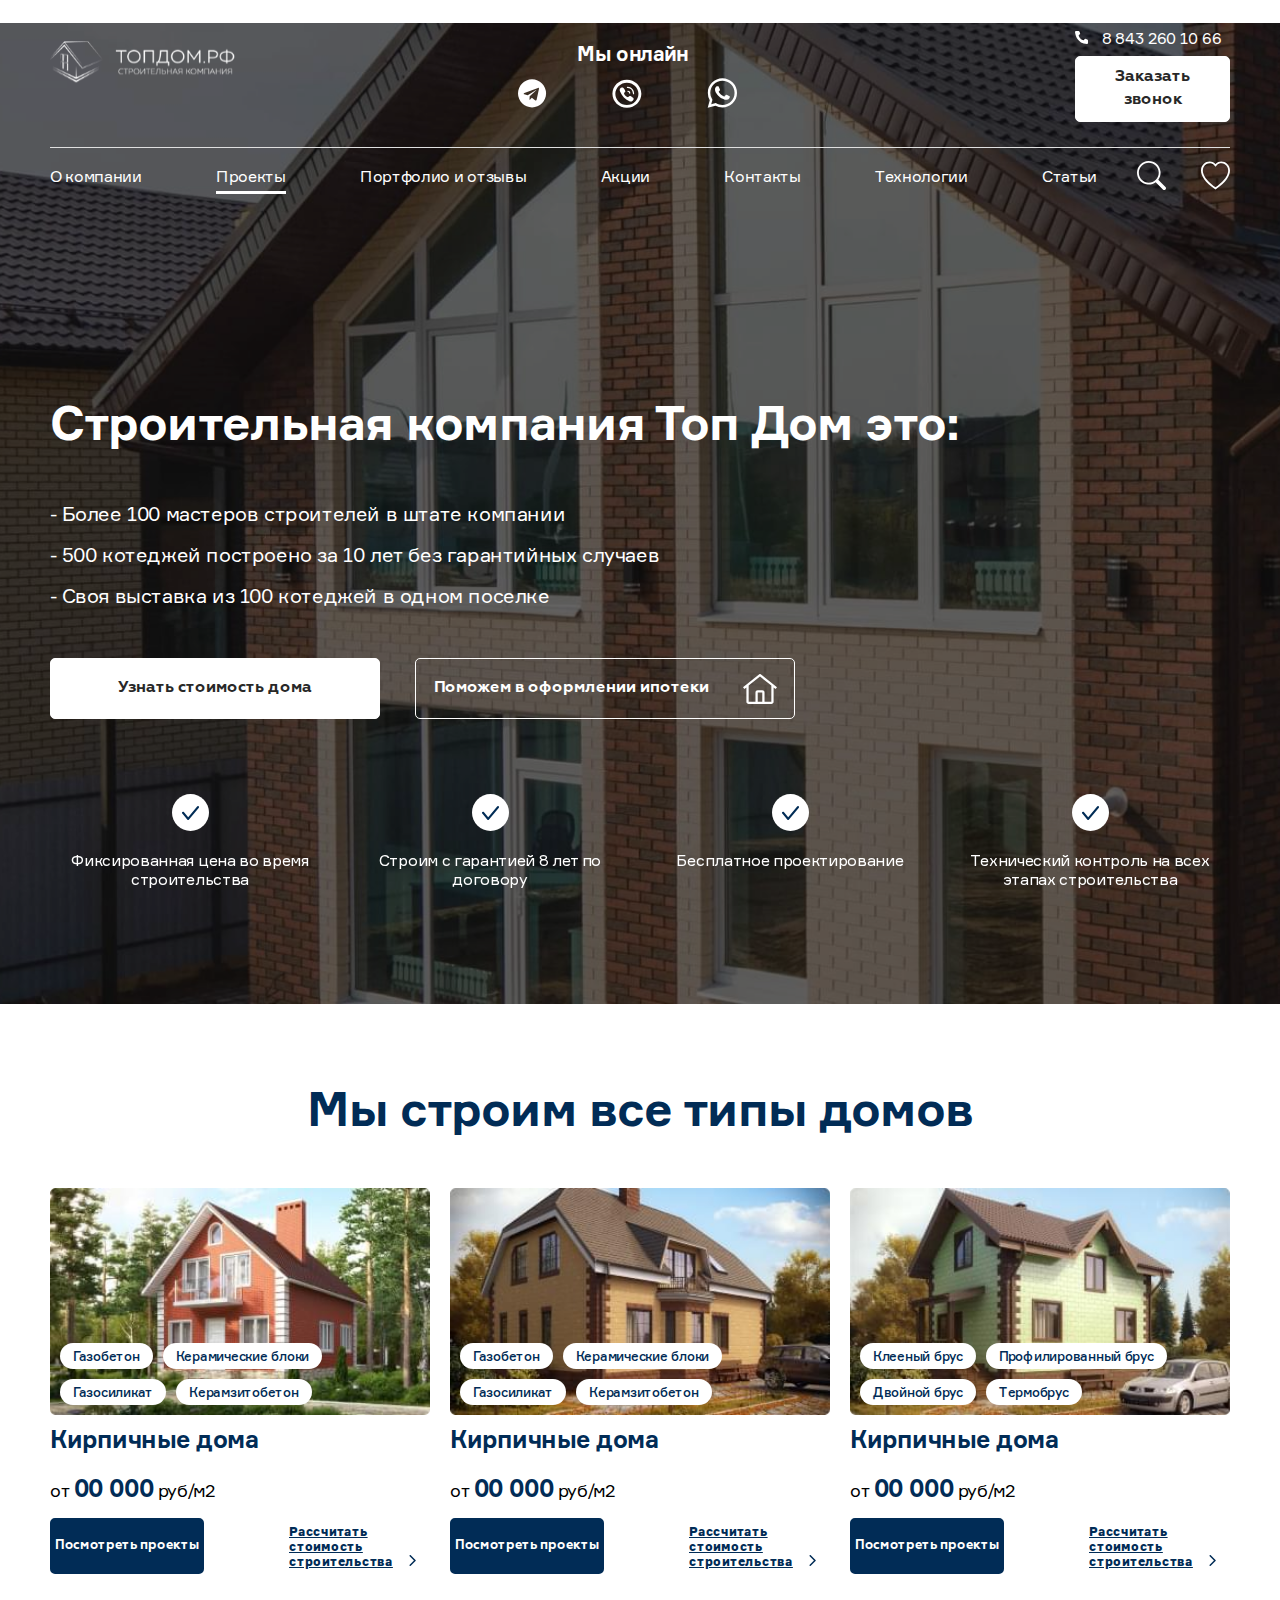
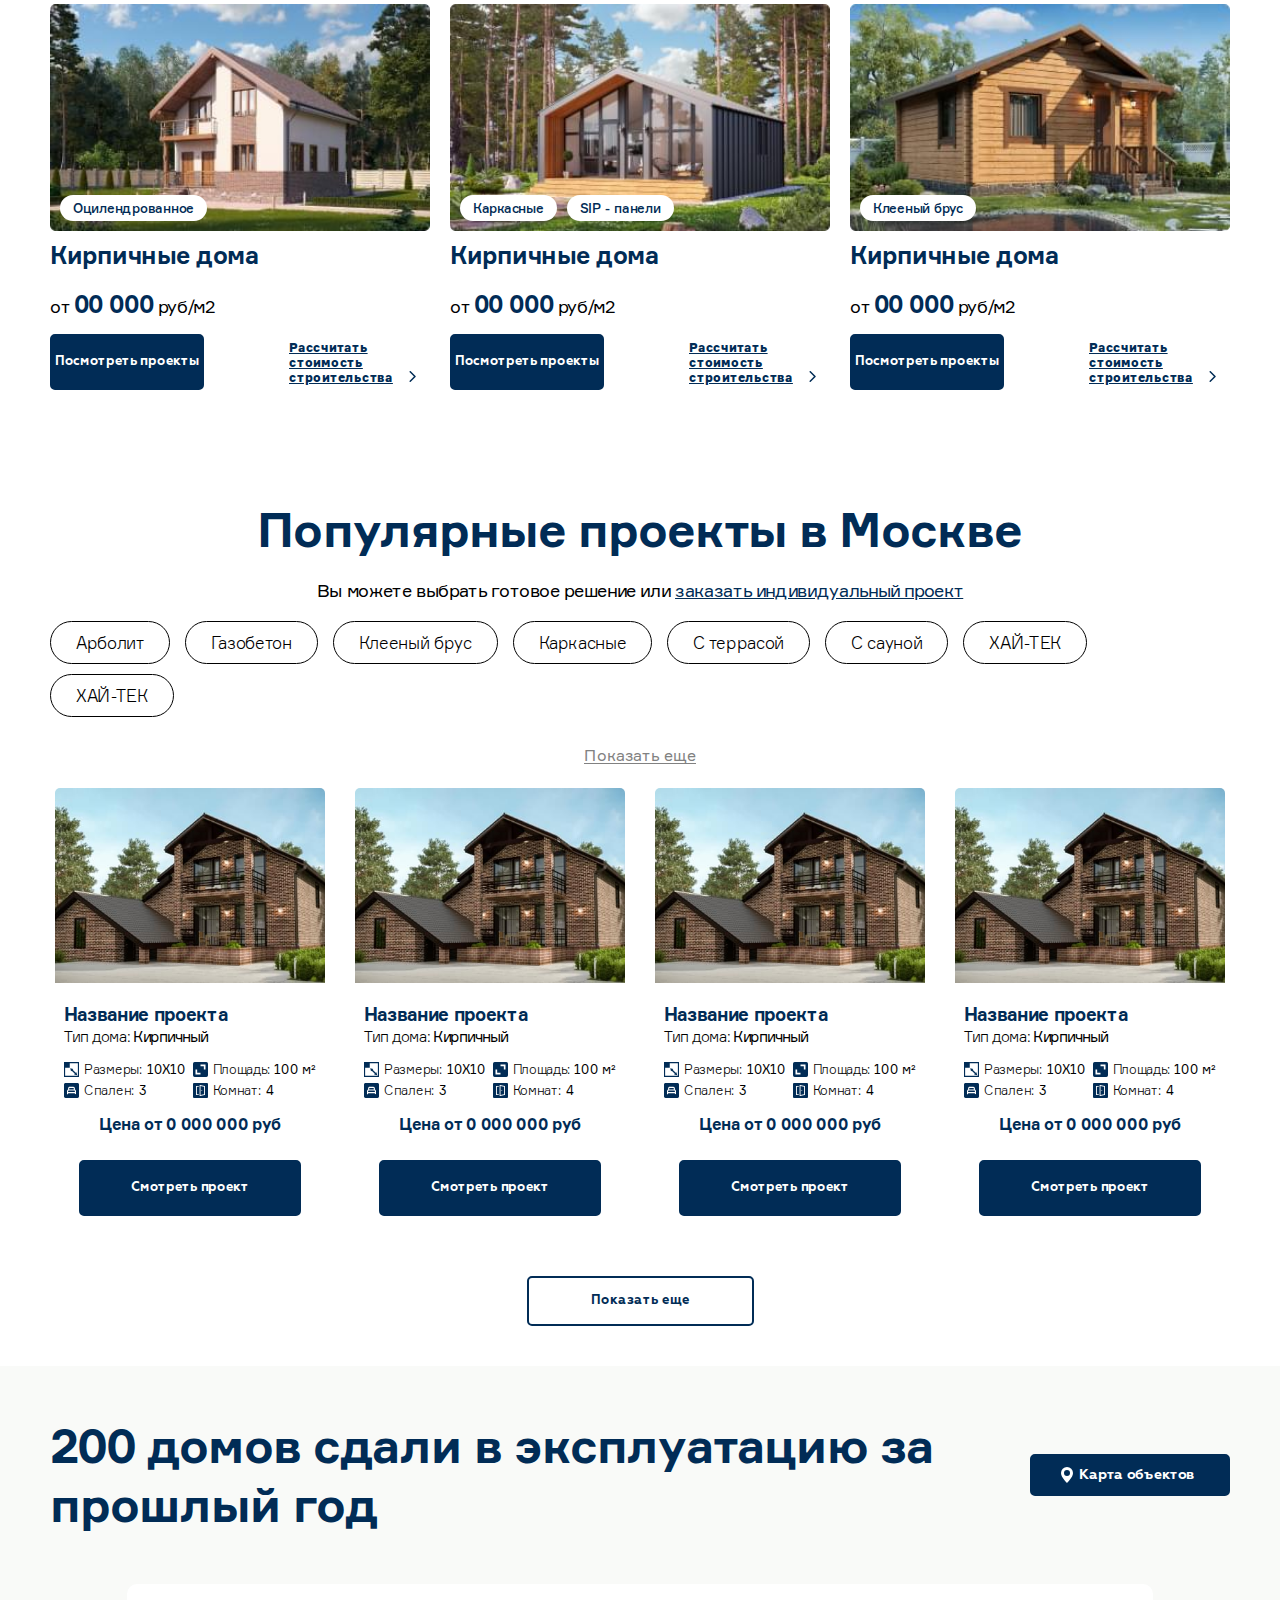
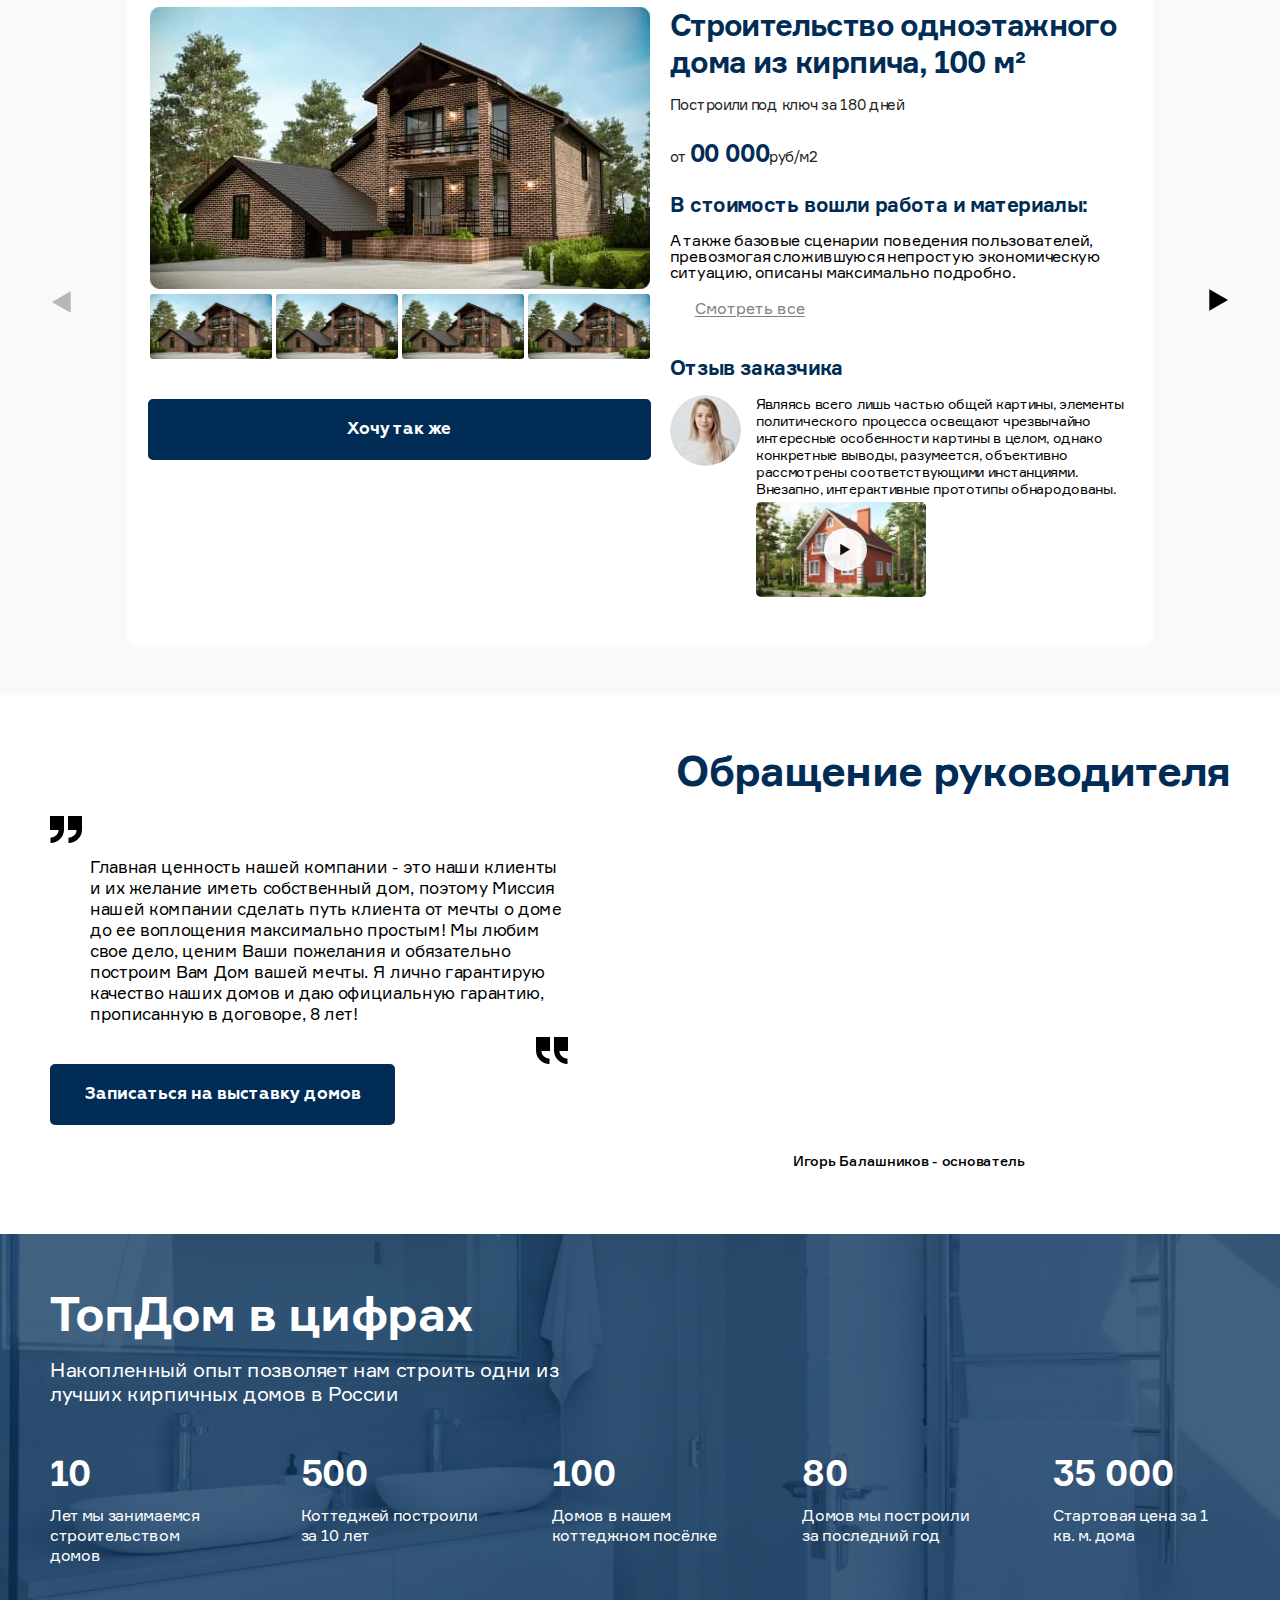
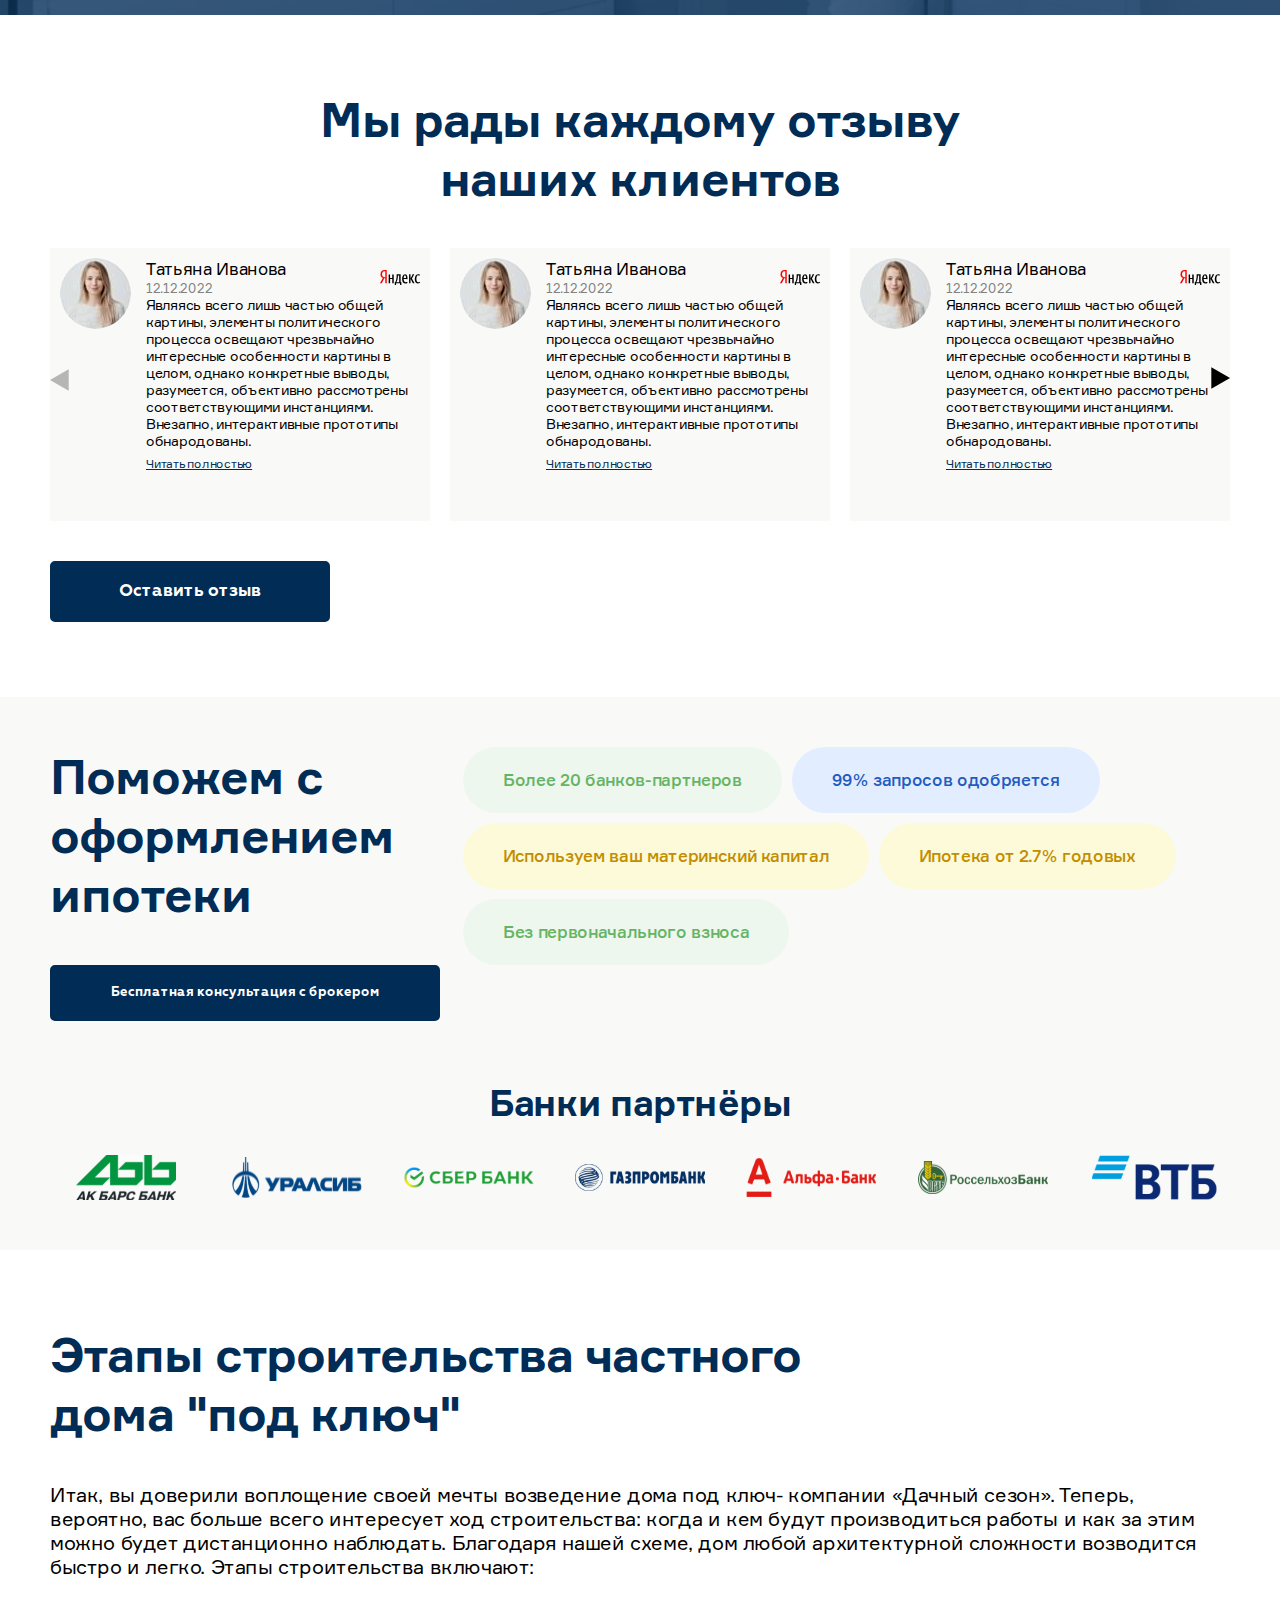
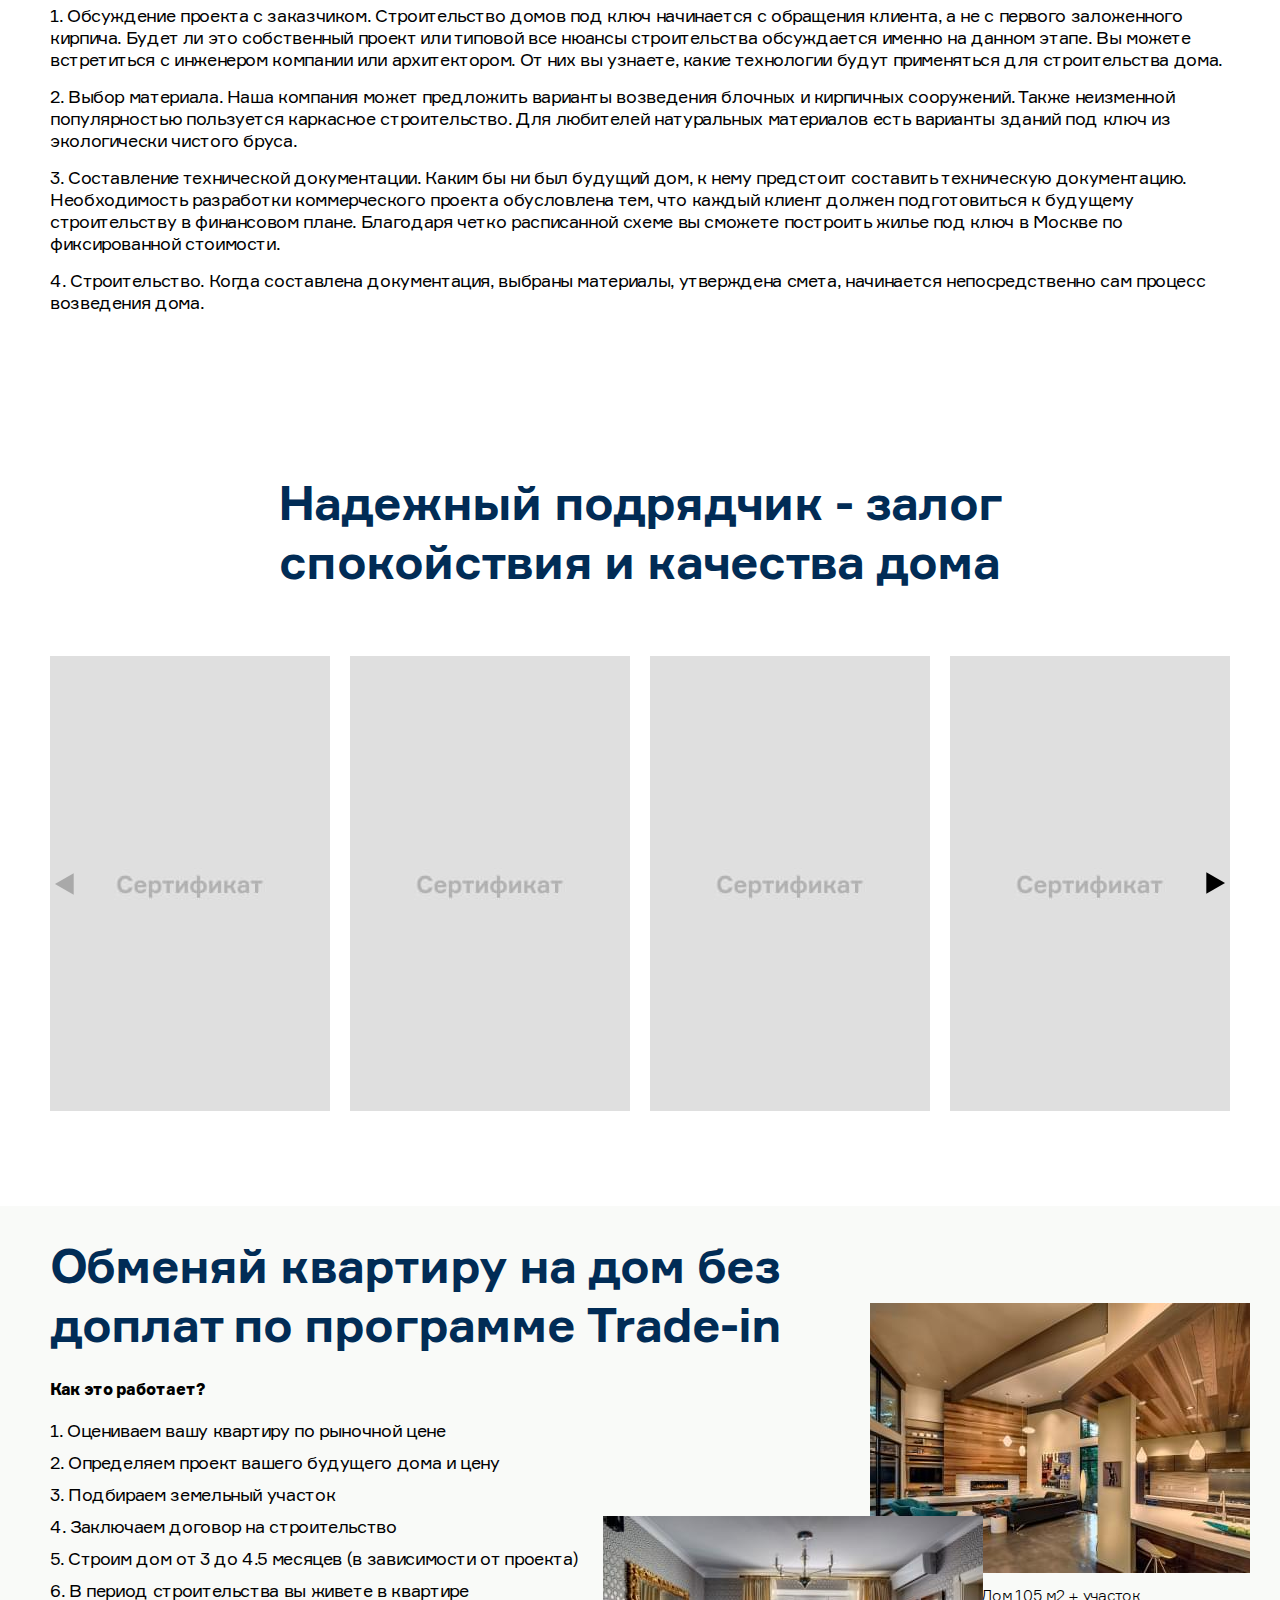
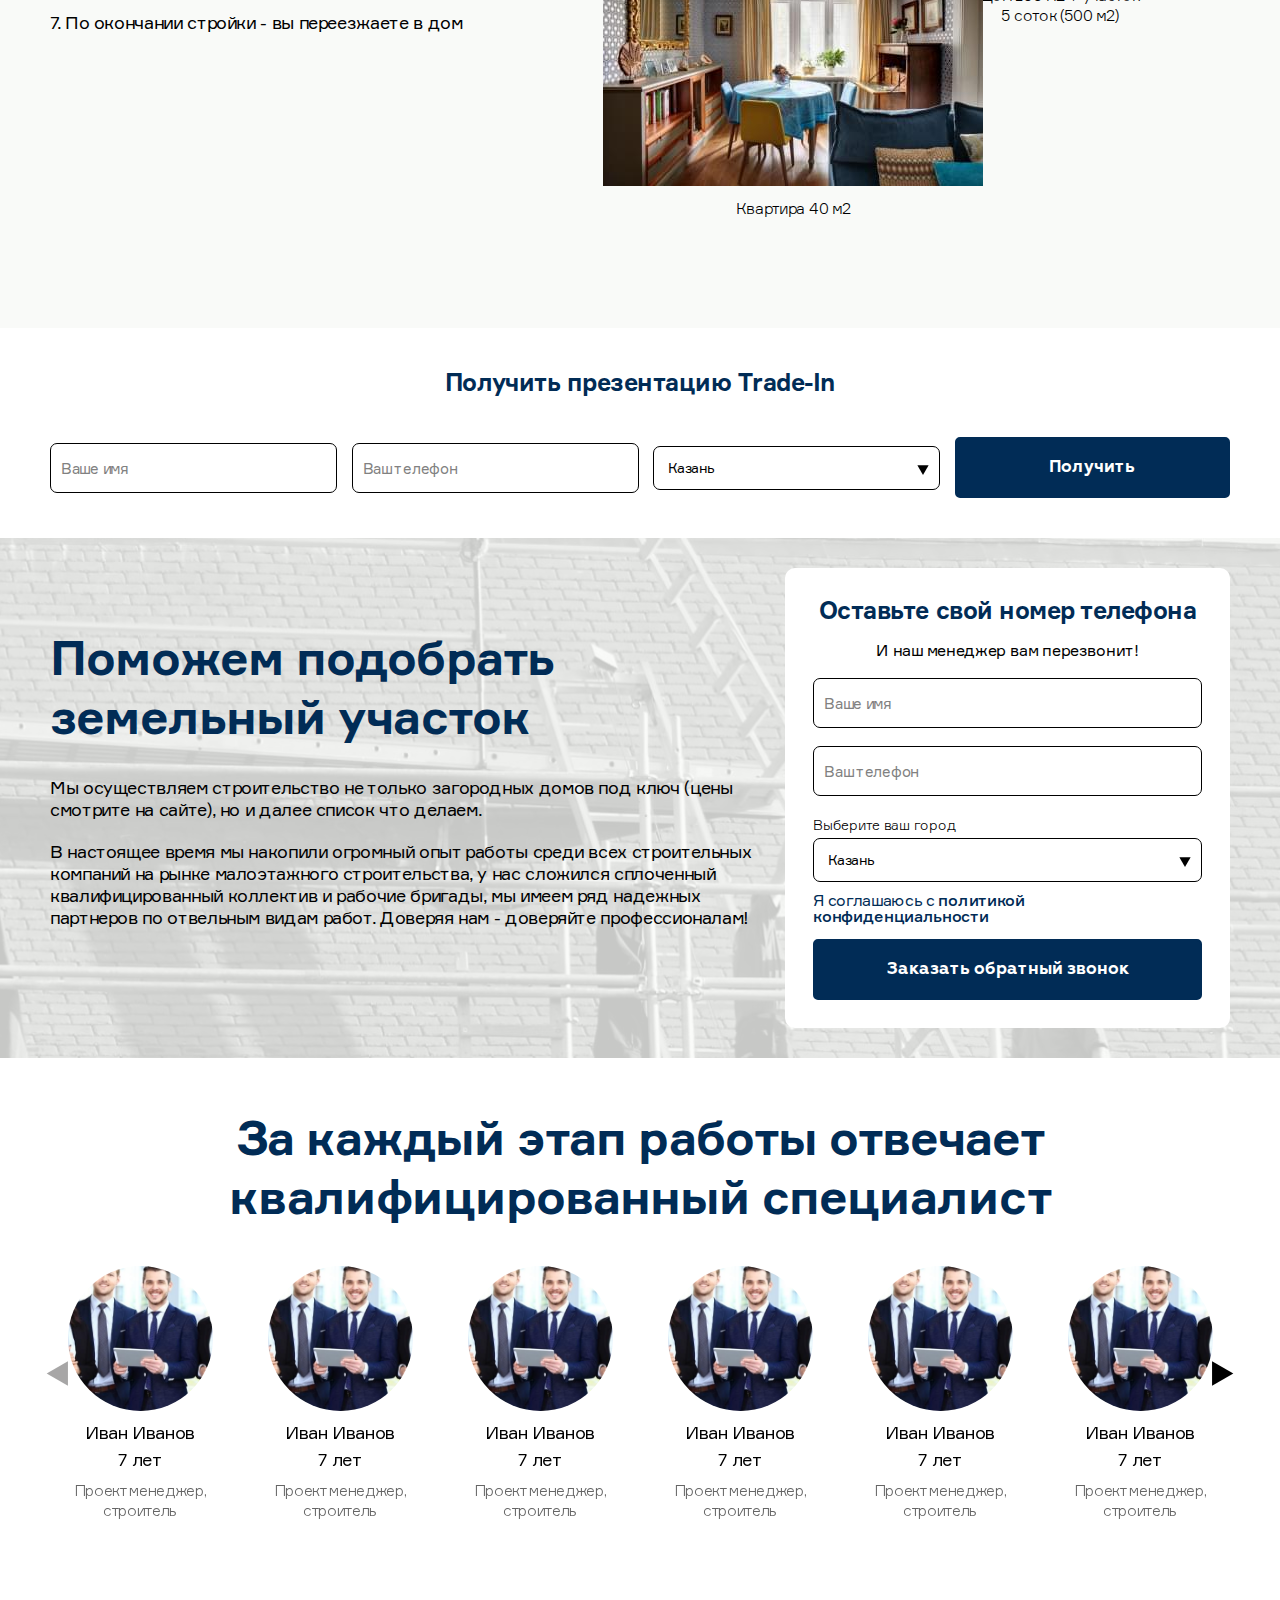
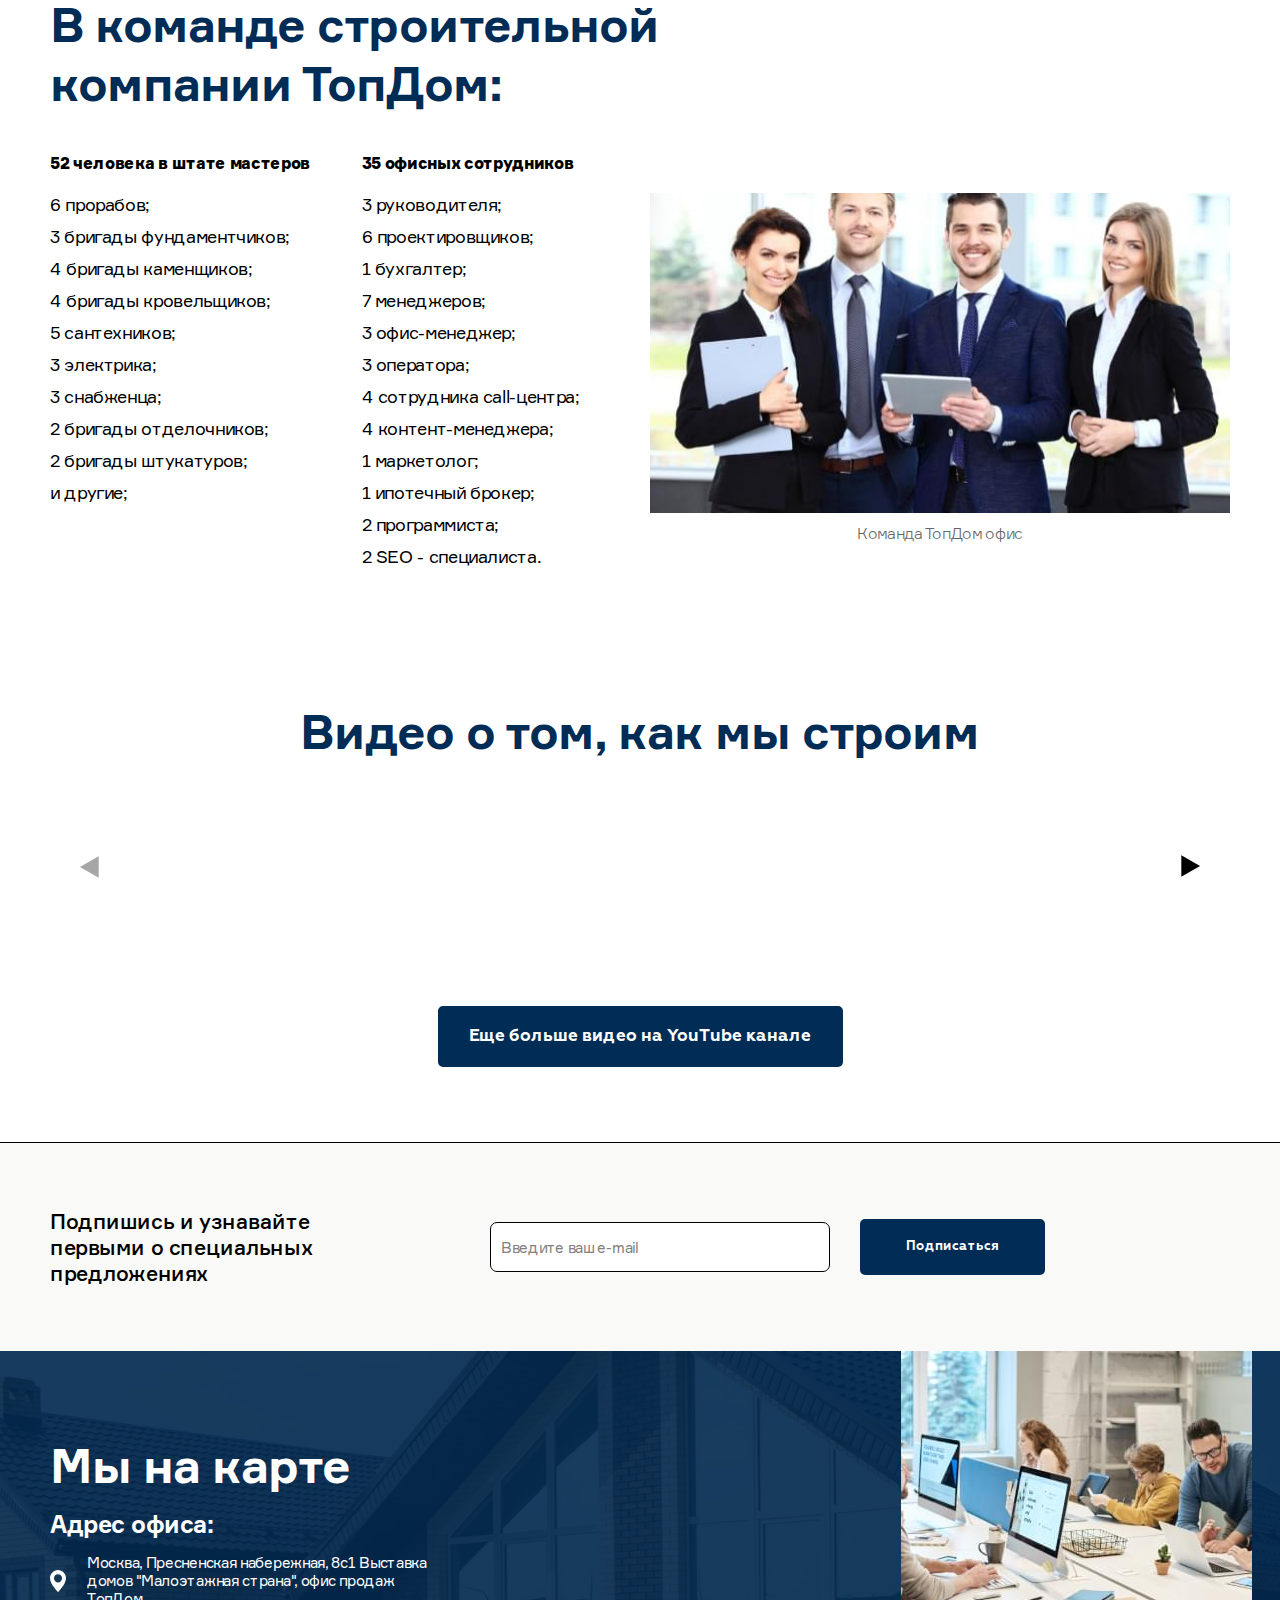
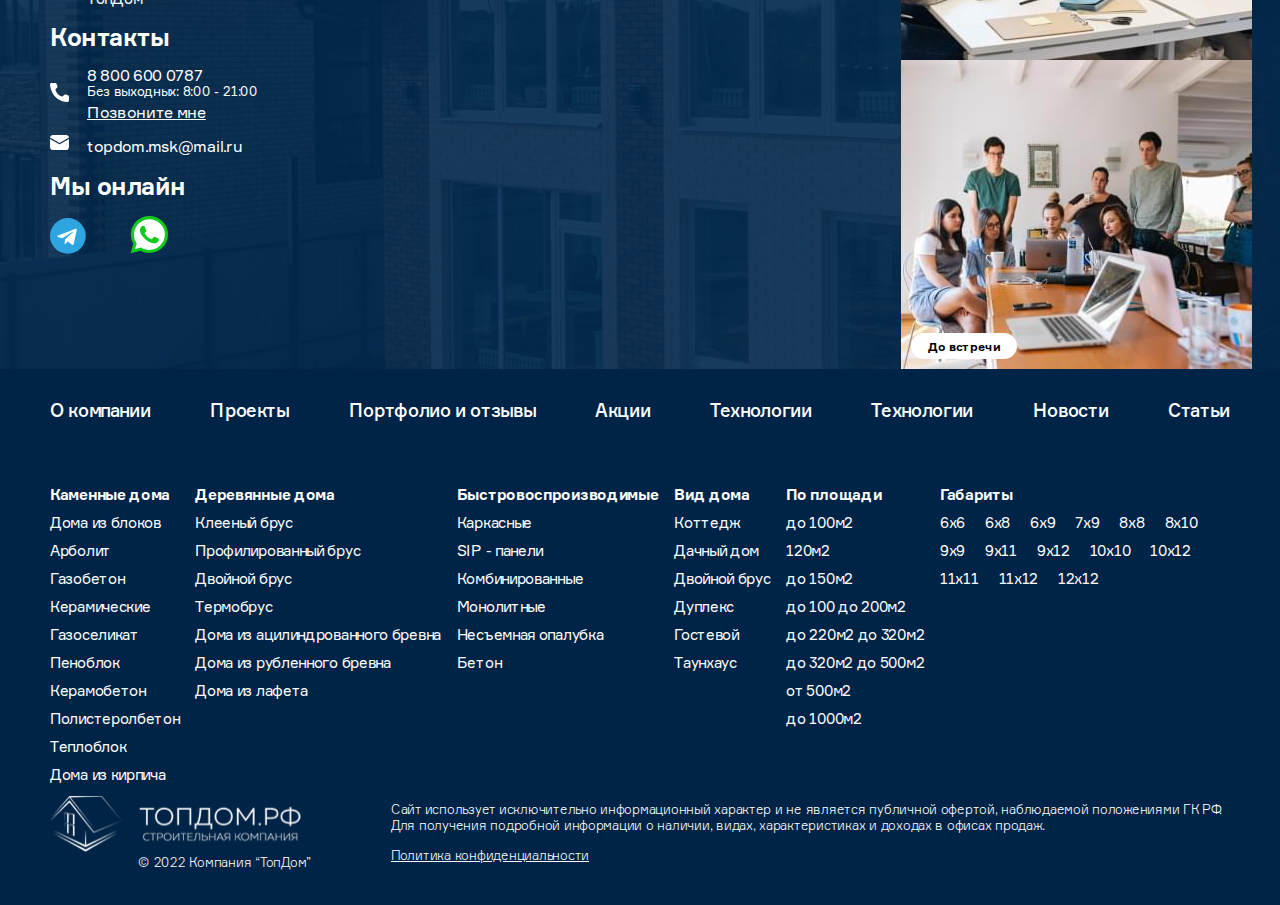
<file: index.html>
<!DOCTYPE html>
<html lang="ru">

    <!-- Head -->
    <head>

        <!-- Meta -->
        <meta charset="utf-8">
        <meta name="viewport" content="width=device-width, initial-scale=1">
        <title>New Project</title>
        <!-- / Meta -->

        <!-- Styles -->
        <link rel="stylesheet" href="styles/style.min.css">
        <!-- / Styles -->
        <script
        src="https://code.jquery.com/jquery-3.6.0.min.js"
        integrity="sha256-/xUj+3OJU5yExlq6GSYGSHk7tPXikynS7ogEvDej/m4="
        crossorigin="anonymous"></script>

    </head>
    <!-- / Head -->

    <!-- Body -->
    <body>


<div class="main-wrapper">

    <!--header  -->
    <header class="header">
        <div class="container">
            <div class="header__wrap">

                <div class="logo">
                    <a href="index.html">
                        <img src="images/logo.svg" alt="Логотип строительной компании ТопДом.рф">
                    </a>
                </div>

                <button class="header__burger burger">
                    <span></span>
                </button>

                <!-- <div class="header__nav-shadow"> -->
                    <div class="header__box nav-mobile">
                        <div class="header__social">
                            <h4>Мы онлайн</h4>
                            <div class="social-imgs">
                                <a href="#" target="_blank">
                                    <div class="social-imgs__img">
                                        <svg width="29" height="29" viewBox="0 0 29 29">
                                            <use xlink:href="svg-sprite/svg-sprite.svg#online1"></use>
                                        </svg>
                                    </div>
                                </a>
                                <a href="#" target="_blank">
                                    <div class="social-imgs__img">
                                        <svg width="30" height="29" viewBox="0 0 30 29">
                                            <use xlink:href="svg-sprite/svg-sprite.svg#online2"></use>
                                        </svg>
                                    </div>
                                </a>
                                <a href="#" target="_blank">
                                    <div class="social-imgs__img">
                                        <svg width="30" height="30" viewBox="0 0 30 30">
                                            <use xlink:href="svg-sprite/svg-sprite.svg#online3"></use>
                                        </svg>
                                    </div>
                                </a>
                            </div>
                        </div>
                        <div class="header__call">
                            <a href="tel:88432601066">8 843 260 10 66</a>
                            <button class="btn btn--blue js-call">Заказать звонок</button>
                        </div>
                        <nav class="header__nav">
                            <ul class="header__nav-list">
                                <li><a href="about.html">О компании</a></li>
                                <li class="active"><a href="#">Проекты</a></li>
                                <li><a href="#">Портфолио и отзывы</a></li>
                                <li><a href="404.html">Акции</a></li>
                                <li><a href="contacts.html">Контакты</a></li>
                                <li><a href="#">Технологии</a></li>
                                <li><a href="#">Статьи</a></li>
            
                            </ul>
                            <div class="header__nav-icons">
                                <div class="search">
                                    <a href="/search.html">
                                        <svg width="29" height="29" viewBox="0 0 29 29">
                                            <use xlink:href="svg-sprite/svg-sprite.svg#header-icon-1"></use>
                                        </svg>
                                    </a>
                                </div>

                                <a href="#">
                                    <svg width="29" height="29" viewBox="0 0 29 29">
                                        <use xlink:href="svg-sprite/svg-sprite.svg#header-icon-2"></use>
                                    </svg>
                                </a>
                                
                            </div>
                        </nav>
                    </div>
                <!-- </div> -->
            </div>
        </div>
    </header>
    <!-- / header  -->

    <div class="wrapper-content">
        <!-- first -->
        <section class="first" style="background-image: url(images/first-img.jpg);">
            <div class="container">

                <h1 class="title">
                    Строительная компания Топ Дом это:
                </h1>

                <ul class="first-list">
                    <li>Более 100 мастеров строителей в штате компании</li>
                    <li>500 котеджей построено за 10 лет без гарантийных случаев</li>
                    <li>Своя выставка из 100 котеджей в одном поселке</li>
                </ul>

                <div class="first__btns">
                    <button class="btn js-order">Узнать стоимость дома</button>
                    <button class="btn btn--transparent">Поможем в оформлении ипотеки</button>
                </div>
                

                <div class="benefits swiper">
                    <ul class="benefits__list swiper-wrapper">
                        <li class="swiper-slide">
                            <div class="benefits__item">
                                <p>Фиксированная цена во время строительства</p>
                            </div>
                        </li>

                        <li class="swiper-slide">
                            <div class="benefits__item">
                                <p>Строим с гарантией 8 лет по договору</p>
                            </div>
                        </li>

                        <li class="swiper-slide">
                            <div class="benefits__item">
                                <p>Бесплатное проектирование</p>
                            </div>
                        </li>

                        <li class="swiper-slide">
                            <div class="benefits__item">
                                <p>Технический контроль на всех этапах строительства</p>
                            </div>
                        </li>
                    </ul>
                    <button class="benefits__btn-prev">
                        <svg width="13" height="15" viewBox="0 0 13 15">
                            <use xlink:href="svg-sprite/svg-sprite.svg#arrow-slider"></use>
                        </svg>
                    </button>
                    <button class="benefits__btn-next">
                        <svg width="13" height="15" viewBox="0 0 13 15">
                            <use xlink:href="svg-sprite/svg-sprite.svg#arrow-slider"></use>
                        </svg>
                    </button>
                </div>
            </div>
        </section>
        <!-- / first -->

        <!-- examples -->
        <section class="examples">
            <div class="container">

                <h2 class="subtitle">Мы строим все типы домов</h2>

                <div class="net">
                    <div class="net__elem">
                            <!-- карточка товара -->
                        <div class="card">

                            <div class="card__img-box labls">
                                <a href="detal.html">
                                    <div class="card__img">
                                        <img src="images/house/house-1.jpg" alt="Фото дома">
                                    </div>
                                </a>

                                <div class="card__labls labls__box">
                                    <a href="#">
                                        <div class="labls__el">Газобетон</div>
                                    </a>
                                    <a href="#">
                                        <div class="labls__el">Керамические блоки</div>
                                    </a>
                                    
                                    <a href="#">
                                        <div class="labls__el">Газосиликат</div>
                                    </a>
                                    
                                    <a href="#">
                                        <div class="labls__el">Керамзитобетон</div>
                                    </a>
                                    
                                </div>
                            </div>

                            <div class="card__box">
                                <div class="card__name">
                                    <a href="#">
                                        <p>Кирпичные дома</p>
                                    </a>
                                </div>
                                <p class="card__price">от <span>00 000</span>  руб/м2</p>
                                <div class="card__link">
                                    <a class="link-btn" href="#">Посмотреть проекты</a>
                                    <a class="link-calc link-calc--arrow js-order" href="#">Рассчитать стоимость строительства</a>
                                </div>
                            </div>

                        </div>
                            <!-- / карточка товара -->
                    </div>

                    <div class="net__elem">
                             <!-- карточка товара -->
                        <div class="card">

                            <div class="card__img-box labls">
                                <a href="#">
                                    <div class="card__img">
                                        <img src="images/house/house-2.jpg" alt="Фото дома">
                                    </div>
                                </a>

                                <div class="card__labls labls__box">
                                    <a href="#">
                                        <div class="labls__el">Газобетон</div>
                                    </a>
                                    <a href="#">
                                        <div class="labls__el">Керамические блоки</div>
                                    </a>
                                    
                                    <a href="#">
                                        <div class="labls__el">Газосиликат</div>
                                    </a>
                                    
                                    <a href="#">
                                        <div class="labls__el">Керамзитобетон</div>
                                    </a>
                                    
                                </div>
                            </div>

                            <div class="card__box">
                                <div class="card__name">
                                    <a href="#">
                                        <p>Кирпичные дома</p>
                                    </a>
                                </div>
                                <p class="card__price">от <span>00 000</span>  руб/м2</p>
                                <div class="card__link">
                                    <a class="link-btn" href="#">Посмотреть проекты</a>
                                    <a class="link-calc link-calc--arrow js-order" href="#">Рассчитать стоимость строительства</a>
                                </div>
                            </div>

                        </div>
                            <!-- / карточка товара -->
                    </div>

                    <div class="net__elem">
                             <!-- карточка товара -->
                        <div class="card">

                            <div class="card__img-box labls">
                                <a href="#">
                                    <div class="card__img">
                                        <img src="images/house/house-3.jpg" alt="Фото дома">
                                    </div>
                                </a>

                                <div class="card__labls labls__box">
                                    <a href="#">
                                        <div class="labls__el">Клееный брус</div>
                                    </a>
                                    <a href="#">
                                        <div class="labls__el">Профилированный брус</div>
                                    </a>
                                    
                                    <a href="#">
                                        <div class="labls__el">Двойной брус</div>
                                    </a>
                                    
                                    <a href="#">
                                        <div class="labls__el">Термобрус</div>
                                    </a>
                                    
                                </div>
                            </div>

                            <div class="card__box">
                                <div class="card__name">
                                    <a href="#">
                                        <p>Кирпичные дома</p>
                                    </a>
                                </div>
                                <p class="card__price">от <span>00 000</span>  руб/м2</p>
                                <div class="card__link">
                                    <a class="link-btn" href="#">Посмотреть проекты</a>
                                    <a class="link-calc link-calc--arrow js-order" href="#">Рассчитать стоимость строительства</a>
                                </div>
                            </div>

                        </div>
                            <!-- / карточка товара -->
                    </div>

                    <div class="net__elem">
                             <!-- карточка товара -->
                        <div class="card">

                            <div class="card__img-box labls">
                                <a href="#">
                                    <div class="card__img">
                                        <img src="images/house/house-4.jpg" alt="Фото дома">
                                    </div>
                                </a>

                                <div class="card__labls labls__box">
                                    
                                    <a href="#">
                                        <div class="labls__el">Оцилендрованное</div>
                                    </a>
                                    
                                </div>
                            </div>

                            <div class="card__box">
                                <div class="card__name">
                                    <a href="#">
                                        <p>Кирпичные дома</p>
                                    </a>
                                </div>
                                <p class="card__price">от <span>00 000</span>  руб/м2</p>
                                <div class="card__link">
                                    <a class="link-btn" href="#">Посмотреть проекты</a>
                                    <a class="link-calc link-calc--arrow js-order" href="#">Рассчитать стоимость строительства</a>
                                </div>
                            </div>

                        </div>
                            <!-- / карточка товара -->
                    </div>

                    <div class="net__elem">
                             <!-- карточка товара -->
                        <div class="card">

                            <div class="card__img-box labls">
                                <a href="#">
                                    <div class="card__img">
                                        <img src="images/house/house-5.jpg" alt="Фото дома">
                                    </div>
                                </a>

                                <div class="card__labls labls__box">
                                    
                                    <a href="#">
                                        <div class="labls__el">Каркасные</div>
                                    </a>
                                    <a href="#">
                                        <div class="labls__el">SIP - панели</div>
                                    </a>
                                    
                                </div>
                            </div>

                            <div class="card__box">
                                <div class="card__name">
                                    <a href="#">
                                        <p>Кирпичные дома</p>
                                    </a>
                                </div>
                                <p class="card__price">от <span>00 000</span>  руб/м2</p>
                                <div class="card__link">
                                    <a class="link-btn" href="#">Посмотреть проекты</a>
                                    <a class="link-calc link-calc--arrow js-order" href="#">Рассчитать стоимость строительства</a>
                                </div>
                            </div>

                        </div>
                            <!-- / карточка товара -->
                    </div>

                    <div class="net__elem">
                            <!-- карточка товара -->
                        <div class="card">

                            <div class="card__img-box labls">
                                <a href="#">
                                    <div class="card__img">
                                        <img src="images/house/house-6.jpg" alt="Фото дома">
                                    </div>
                                </a>

                                <div class="card__labls labls__box">
                                    
                                    <a href="#">
                                        <div class="labls__el">Клееный брус</div>
                                    </a>
                                    
                                </div>
                            </div>

                            <div class="card__box">
                                <div class="card__name">
                                    <a href="#">
                                        <p>Кирпичные дома</p>
                                    </a>
                                </div>
                                <p class="card__price">от <span>00 000</span>  руб/м2</p>
                                <div class="card__link">
                                    <a class="link-btn" href="#">Посмотреть проекты</a>
                                    <a class="link-calc link-calc--arrow js-order" href="#">Рассчитать стоимость строительства</a>
                                </div>
                            </div>

                        </div>
                            <!-- / карточка товара -->
                    </div>
                </div>
            </div>
        </section>
        <!-- / examples -->

        <!-- popular -->
        <section class="popular">
            <div class="container">

                <h2 class="subtitle">Популярные проекты в Москве</h2>

                <p class="sub-description">Вы можете выбрать готовое решение или <a href="#">заказать индивидуальный проект</a> </p>
                <div class="labls labls--hidden labls--static js-labls-more">
                    <div class="labls__box">
                        <div class="labls__el">Арболит</div>
                        <div class="labls__el">Газобетон</div>
                        <div class="labls__el">Клееный брус</div>
                        <div class="labls__el">Каркасные</div>
                        <div class="labls__el">С террасой</div>
                        <div class="labls__el">С сауной</div>
                        <div class="labls__el">ХАЙ-ТЕК</div>
                        <div class="labls__el">ХАЙ-ТЕК</div>
                        <div class="labls__el">ХАЙ-ТЕК</div>
                        <div class="labls__el">ХАЙ-ТЕК</div>
                        <div class="labls__el">ХАЙ-ТЕК</div>
                    </div>
                    <button class="btn-more js-more">Показать еще</button> 
                </div>

                <div class="net">

                    <div class="net__elem net__elem--4">

                        <div class="card-popular">
                            <a href="#">
                                <div class="card-popular__img">
                                    <img src="images/house/hous-popular.jpg" alt="Фото дома">
                                </div>
                            </a>

                            <div class="card-popular__box">
                                <a href="#">
                                    <p class="card-popular__name">Название проекта</p>
                                </a>
                                <p class="card-popular__type">
                                    Тип дома:<a href="#"> Кирпичный</a>
                                </p>
                                <div class="card-popular__prop house-prop">
                                    <div data-prop="size">Размеры:<span> 10X10</span></div>
                                    <div data-prop="square">Площадь:<span> 100 м²</span></div>
                                    <div data-prop="bed">Спален:<span> 3</span></div>
                                    <div data-prop="room">Комнат:<span>4</span></div>
                                </div>
                                <p class="card-popular__price">Цена от 0 000 000 руб</p>
                                <a class="link-btn" href="#">Смотреть проект</a>
                            </div>
                        </div>

                    </div>

                    <div class="net__elem net__elem--4">

                        <div class="card-popular">
                            <a href="#">
                                <div class="card-popular__img">
                                    <img src="images/house/hous-popular.jpg" alt="Фото дома">
                                </div>
                            </a>

                            <div class="card-popular__box">
                                <a href="#">
                                    <p class="card-popular__name">Название проекта</p>
                                </a>
                                <p class="card-popular__type">
                                    Тип дома:<a href="#"> Кирпичный</a>
                                </p>
                                <div class="card-popular__prop house-prop">
                                    <div data-prop="size">Размеры:<span> 10X10</span></div>
                                    <div data-prop="square">Площадь:<span> 100 м²</span></div>
                                    <div data-prop="bed">Спален:<span> 3</span></div>
                                    <div data-prop="room">Комнат:<span>4</span></div>
                                </div>
                                <p class="card-popular__price">Цена от 0 000 000 руб</p>
                                <a class="link-btn" href="#">Смотреть проект</a>
                            </div>
                        </div>

                    </div>

                    <div class="net__elem net__elem--4">

                        <div class="card-popular">
                            <a href="#">
                                <div class="card-popular__img">
                                    <img src="images/house/hous-popular.jpg" alt="Фото дома">
                                </div>
                            </a>

                            <div class="card-popular__box">
                                <a href="#">
                                    <p class="card-popular__name">Название проекта</p>
                                </a>
                                <p class="card-popular__type">
                                    Тип дома:<a href="#"> Кирпичный</a>
                                </p>
                                <div class="card-popular__prop house-prop">
                                    <div data-prop="size">Размеры:<span> 10X10</span></div>
                                    <div data-prop="square">Площадь:<span> 100 м²</span></div>
                                    <div data-prop="bed">Спален:<span> 3</span></div>
                                    <div data-prop="room">Комнат:<span>4</span></div>
                                </div>
                                <p class="card-popular__price">Цена от 0 000 000 руб</p>
                                <a class="link-btn" href="#">Смотреть проект</a>
                            </div>
                        </div>

                    </div>

                    <div class="net__elem net__elem--4">

                        <div class="card-popular">
                            <a href="#">
                                <div class="card-popular__img">
                                    <img src="images/house/hous-popular.jpg" alt="Фото дома">
                                </div>
                            </a>

                            <div class="card-popular__box">
                                <a href="#">
                                    <p class="card-popular__name">Название проекта</p>
                                </a>
                                <p class="card-popular__type">
                                    Тип дома:<a href="#"> Кирпичный</a>
                                </p>
                                <div class="card-popular__prop house-prop">
                                    <div data-prop="size">Размеры:<span> 10X10</span></div>
                                    <div data-prop="square">Площадь:<span> 100 м²</span></div>
                                    <div data-prop="bed">Спален:<span> 3</span></div>
                                    <div data-prop="room">Комнат:<span>4</span></div>
                                </div>
                                <p class="card-popular__price">Цена от 0 000 000 руб</p>
                                <a class="link-btn" href="#">Смотреть проект</a>
                            </div>
                        </div>

                    </div>
                </div>

                <button class="link-btn link-btn--white">Показать еще</button>
            </div>
        </section>
        <!-- / popular -->

        <!-- used -->
        <div class="used">
            <div class="container">

                <div class="used__box">
                    <h2 class="subtitle subtitle--left">200 домов сдали в эксплуатацию за прошлый год</h2>
                    <a href="#" class="link-btn link-btn--icon">Карта объектов</a>
                </div>
                
                <div class="used__wrap">

                    <div class="used__slider">

                        <div class="used-slider swiper">
                            <div class="swiper-wrapper">

                                <div class="swiper-slide">

                                    <div class="used-house">
                                        <a href="images/house/hous-popular.jpg" class="glightbox" data-gallery="gallery1">
                                            <img src="images/house/hous-popular.jpg" alt="Фото дома" />
                                        </a>
                                    </div>

                                </div>

                                <div class="swiper-slide">

                                    <div class="used-house">
                                        <a href="images/house/hous-popular.jpg" class="glightbox" data-gallery="gallery1">
                                            <img src="images/house/hous-popular.jpg" alt="Фото дома" />
                                        </a>
                                    </div>

                                </div>

                                <div class="swiper-slide">

                                    <div class="used-house">
                                        <a href="images/house/hous-popular.jpg" class="glightbox" data-gallery="gallery1">
                                            <img src="images/house/hous-popular.jpg" alt="Фото дома" />
                                        </a>
                                    </div>

                                </div>

                                <div class="swiper-slide">

                                    <div class="used-house">
                                        <a href="images/house/hous-popular.jpg" class="glightbox" data-gallery="gallery1">
                                            <img src="images/house/hous-popular.jpg" alt="Фото дома" />
                                        </a>
                                    </div>

                                </div>

                                <div class="swiper-slide">

                                    <div class="used-house">
                                        <a href="images/house/hous-popular.jpg" class="glightbox" data-gallery="gallery1">
                                            <img src="images/house/hous-popular.jpg" alt="Фото дома" />
                                        </a>
                                    </div>

                                </div>

                            </div>
                            
                        </div>

                        <button class="used__btn-prev btn-circle btn-circle--prev">
                            <svg width="23" height="22" viewBox="0 0 23 22">
                                <use xlink:href="svg-sprite/svg-sprite.svg#arrow-slider"></use>
                            </svg>
                        </button>
                        <button class="used__btn-next btn-circle btn-circle--next">
                            <svg width="23" height="22" viewBox="0 0 23 22">
                                <use xlink:href="svg-sprite/svg-sprite.svg#arrow-slider"></use>
                            </svg>
                        </button>

                        <div class="used__mini swiper">
                            <div class="swiper-wrapper">
        
                                <div class="swiper-slide">
                                    <div class="used__mini-img">
                                        <img src="images/house/hous-popular.jpg" alt="фото дома">
                                    </div>
                                </div>
                                <div class="swiper-slide">
                                    <div class="used__mini-img">
                                        <img src="images/house/hous-popular.jpg" alt="фото дома">
                                    </div>
                                </div>
                                <div class="swiper-slide">
                                    <div class="used__mini-img">
                                        <img src="images/house/hous-popular.jpg" alt="фото дома">
                                    </div>
                                </div>
                                <div class="swiper-slide">
                                    <div class="used__mini-img">
                                        <img src="images/house/hous-popular.jpg" alt="фото дома">
                                    </div>
                                </div>
                                <div class="swiper-slide">
                                    <div class="used__mini-img">
                                        <img src="images/house/hous-popular.jpg" alt="фото дома">
                                    </div>
                                </div>
        
                            </div>
        
                        </div>
                    </div>

                    <div class="used__text">
                        <h3>Строительство одноэтажного дома из кирпича, 100 м²</h3>
                        <p>Построили под ключ за 180 дней</p>
                        <p>от <span>00 000</span>руб/м2</p>
                        <div class="used__in">
                            <h3>В стоимость вошли работа и материалы:</h3>
                            <p>А также базовые сценарии поведения пользователей, превозмогая 
                                сложившуюся непростую экономическую ситуацию, описаны максимально подробно.
                            </p>
                            <button class="btn-more">Смотреть все</button>
                        </div>
                        <div class="used__review">
                            <h3>Отзыв заказчика</h3>
                            <div class="review">
                                <div class="review__photo">
                                    <img src="images/review.jpg" alt="Фото заказчика">
                                </div>
                                <div class="review__text">
                                    <p>Являясь всего лишь частью общей картины, элементы политического 
                                        процесса освещают чрезвычайно интересные особенности картины в целом, 
                                        однако конкретные выводы, разумеется, объективно рассмотрены 
                                        соответствующими инстанциями. Внезапно, интерактивные прототипы обнародованы.
                                    </p>
                                    
                                    <div class="review__video">
                                        <a href="files/video/video-1.mp4" class="glightbox" data-gallery="gallery2">
                                            <img src="images/house/house-1.jpg" alt="image" />
                                          </a>
                                        <!-- <video controls class="video-file" width="100%" height="100%">
                                        <source src="files/video/video-1.mp4" type='video/mp4'>
                                        </video> -->
                                    </div>
                                </div>
                            </div>
                        </div>
                        
                        <button class="link-btn link-btn--long js-call">Хочу так же</button>
                    </div>

                </div>
            </div>
        </div>
        <!-- / used -->

        <!-- boss -->
        <div class="boss">
            <div class="container">

                <div class="boss__text">
                    <p>
                        Главная ценность нашей компании - это наши клиенты и их желание иметь собственный дом, 
                        поэтому Миссия нашей компании сделать путь клиента от мечты о доме до ее воплощения максимально 
                        простым! Мы любим свое дело, ценим Ваши пожелания и обязательно построим Вам Дом вашей мечты. 
                        Я лично гарантирую качество наших домов и даю официальную гарантию, прописанную в договоре, 8 лет!
                    </p>
                </div>

                <div class="boss__title">
                    <h3>Обращение руководителя</h3>
                </div>

                <div class="boss__wrap">
                    <div class="boss__video">
                        <!-- <img src="images/boss.jpg" alt="img"> -->
                         <iframe 
                            width = "100%" height = "100%" src="https://www.youtube.com/embed/kroO5VE7X3w" 
                            title="YouTube video player" 
                            frameborder="0" 
                            allow="accelerometer; autoplay; clipboard-write; encrypted-media; gyroscope; picture-in-picture" 
                            allowfullscreen>
                        </iframe> 
                    </div>
                    <p>Игорь Балашников - основатель</p>
                </div>
                <div class="boss__btn">
                    <button class="link-btn link-btn--long js-call">Записаться на выставку домов</button>
                </div>
            </div>
        </div>
        <!-- / boss -->

        <!-- statistics -->
        <section class="statistics" style="background-image: url(images/statistics.jpg);">
            <div class="container">
                <h2 class="subtitle subtitle--white">ТопДом в цифрах</h2>
                <p class="statistics__text">Накопленный опыт позволяет нам строить одни из лучших кирпичных домов в России</p>
                <ul class="statistic__list">
                    <li>
                        <p>10</p>
                        <span>Лет мы занимаемся строительством домов</span>
                    </li>
                    <li>
                        <p>500</p>
                        <span>Коттеджей построили за 10 лет</span>
                    </li>
                    <li>
                        <p>100</p>
                        <span>Домов в нашем коттеджном посёлке</span>
                    </li>
                    <li>
                        <p>80</p>
                        <span>Домов мы построили за последний год</span>
                    </li>
                    <li>
                        <p>35 000</p>
                        <span>Стартовая цена за 1 кв. м. дома</span>
                    </li>
                </ul>
            </div>

        </section>
        <!-- / statistics -->

        <!-- reviews -->
        <section class="reviews">
            <div class="container">
                <h2 class="subtitle">Мы рады каждому отзыву наших клиентов</h2>

                <div class="reviews__box">

                    <div class="reviews__slider swiper">
                        <div class="swiper-wrapper">
    
                            <div class="swiper-slide">
                                <div class="reviews__card review review--grey">
                                    <div class="review__photo">
                                        <img src="images/review.jpg" alt="Фото заказчика">
                                    </div>
                                    <div class="review__text">
                                        <div class="reviews__title">
                                            <div class="reviews__name">
                                                <p>Татьяна Иванова</p> 
                                                <span>12.12.2022</span>
                                            </div>
                                            <img src="images/icon-reviews.svg" alt="Иконка поисковой системы">
                                        </div>
                                        
                                        <div class="review__p">
                                            <p>
                                                Являясь всего лишь частью общей картины, элементы политического 
                                                процесса освещают чрезвычайно интересные особенности картины в целом, 
                                                однако конкретные выводы, разумеется, объективно рассмотрены 
                                                соответствующими инстанциями. Внезапно, интерактивные прототипы обнародованы.
                                            </p>
                                            <p>
                                                Являясь всего лишь частью общей картины, элементы политического 
                                                процесса освещают чрезвычайно интересные особенности картины в целом, 
                                                однако конкретные выводы, разумеется, объективно рассмотрены 
                                                соответствующими инстанциями. Внезапно, интерактивные прототипы обнародованы.
                                            </p>
                                        </div>

                                        <a href="#" class="reviews__link">Читать полностью</a>
                                    </div>
                                </div>
                            </div>
    
                            <div class="swiper-slide">
                                <div class="reviews__card review review--grey">
                                    <div class="review__photo">
                                        <img src="images/review.jpg" alt="Фото заказчика">
                                    </div>
                                    <div class="review__text">
                                        <div class="reviews__title">
                                            <div class="reviews__name">
                                                <p>Татьяна Иванова</p> 
                                                <span>12.12.2022</span>
                                            </div>
                                            <img src="images/icon-reviews.svg" alt="Иконка поисковой системы">
                                        </div>
                                        
                                        <div class="review__p">
                                            <p>
                                                Являясь всего лишь частью общей картины, элементы политического 
                                                процесса освещают чрезвычайно интересные особенности картины в целом, 
                                                однако конкретные выводы, разумеется, объективно рассмотрены 
                                                соответствующими инстанциями. Внезапно, интерактивные прототипы обнародованы.
                                            </p>
                                            <p>
                                                Являясь всего лишь частью общей картины, элементы политического 
                                                процесса освещают чрезвычайно интересные особенности картины в целом, 
                                                однако конкретные выводы, разумеется, объективно рассмотрены 
                                                соответствующими инстанциями. Внезапно, интерактивные прототипы обнародованы.
                                            </p>
                                        </div>

                                        <a href="#" class="reviews__link">Читать полностью</a>
                                    </div>
                                </div>
                            </div>
    
                            <div class="swiper-slide">
                                <div class="reviews__card review review--grey">
                                    <div class="review__photo">
                                        <img src="images/review.jpg" alt="Фото заказчика">
                                    </div>
                                    <div class="review__text">
                                        <div class="reviews__title">
                                            <div class="reviews__name">
                                                <p>Татьяна Иванова</p> 
                                                <span>12.12.2022</span>
                                            </div>
                                            <img src="images/icon-reviews.svg" alt="Иконка поисковой системы">
                                        </div>
                                        
                                        <div class="review__p">
                                            <p>Являясь всего лишь частью общей картины, элементы политического 
                                                процесса освещают чрезвычайно интересные особенности картины в целом, 
                                                однако конкретные выводы, разумеется, объективно рассмотрены 
                                                соответствующими инстанциями. Внезапно, интерактивные прототипы обнародованы.
                                            </p>
                                            <p>
                                                Являясь всего лишь частью общей картины, элементы политического 
                                                процесса освещают чрезвычайно интересные особенности картины в целом, 
                                                однако конкретные выводы, разумеется, объективно рассмотрены 
                                                соответствующими инстанциями. Внезапно, интерактивные прототипы обнародованы.
                                            </p>
                                            <p>
                                                Являясь всего лишь частью общей картины, элементы политического 
                                                процесса освещают чрезвычайно интересные особенности картины в целом, 
                                                однако конкретные выводы, разумеется, объективно рассмотрены 
                                                соответствующими инстанциями. Внезапно, интерактивные прототипы обнародованы.
                                            </p>
                                        </div>

                                        <a href="#" class="reviews__link">Читать полностью</a>
                                    </div>
                                </div>
                            </div>
    
                            <div class="swiper-slide">
                                <div class="reviews__card review review--grey">
                                    <div class="review__photo">
                                        <img src="images/review.jpg" alt="Фото заказчика">
                                    </div>
                                    <div class="review__text">
                                        <div class="reviews__title">
                                            <div class="reviews__name">
                                                <p>Татьяна Иванова</p> 
                                                <span>12.12.2022</span>
                                            </div>
                                            <img src="images/icon-reviews.svg" alt="Иконка поисковой системы">
                                        </div>
                                        
                                        <div class="review__p">
                                            <p>Являясь всего лишь частью общей картины, элементы политического 
                                                процесса освещают чрезвычайно интересные особенности картины в целом, 
                                                однако конкретные выводы, разумеется, объективно рассмотрены 
                                                соответствующими инстанциями. Внезапно, интерактивные прототипы обнародованы.
                                            </p>
                                            <p>
                                                Являясь всего лишь частью общей картины, элементы политического 
                                                процесса освещают чрезвычайно интересные особенности картины в целом, 
                                                однако конкретные выводы, разумеется, объективно рассмотрены 
                                                соответствующими инстанциями. Внезапно, интерактивные прототипы обнародованы.
                                            </p>
                                        </div>

                                        <a href="#" class="reviews__link">Читать полностью</a>
                                    </div>
                                </div>
                            </div>
    
                            <div class="swiper-slide">
                                <div class="reviews__card review review--grey">
                                    <div class="review__photo">
                                        <img src="images/review.jpg" alt="Фото заказчика">
                                    </div>
                                    <div class="review__text">
                                        <div class="reviews__title">
                                            <div class="reviews__name">
                                                <p>Татьяна Иванова</p> 
                                                <span>12.12.2022</span>
                                            </div>
                                            <img src="images/icon-reviews.svg" alt="Иконка поисковой системы">
                                        </div>
                                        
                                        <div class="review__p">
                                            <p>Являясь всего лишь частью общей картины, элементы политического 
                                                процесса освещают чрезвычайно интересные особенности картины в целом, 
                                                однако конкретные выводы, разумеется, объективно рассмотрены 
                                                соответствующими инстанциями. Внезапно, интерактивные прототипы обнародованы.
                                            </p>
                                            <p>
                                                Являясь всего лишь частью общей картины, элементы политического 
                                                процесса освещают чрезвычайно интересные особенности картины в целом, 
                                                однако конкретные выводы, разумеется, объективно рассмотрены 
                                                соответствующими инстанциями. Внезапно, интерактивные прототипы обнародованы.
                                            </p>
                                            <p>
                                                Являясь всего лишь частью общей картины, элементы политического 
                                                процесса освещают чрезвычайно интересные особенности картины в целом, 
                                                однако конкретные выводы, разумеется, объективно рассмотрены 
                                                соответствующими инстанциями. Внезапно, интерактивные прототипы обнародованы.
                                            </p>
                                        </div>

                                        <a href="#" class="reviews__link">Читать полностью</a>
                                    </div>
                                </div>
                            </div>
    
                        </div>
                    </div>

                    <button class="reviews__btn-prev btn-circle btn-circle--prev">
                        <svg width="23" height="22" viewBox="0 0 23 22">
                            <use xlink:href="svg-sprite/svg-sprite.svg#arrow-slider"></use>
                        </svg>
                    </button>
                    <button class="reviews__btn-next btn-circle btn-circle--next">
                        <svg width="23" height="22" viewBox="0 0 23 22">
                            <use xlink:href="svg-sprite/svg-sprite.svg#arrow-slider"></use>
                        </svg>
                    </button>
                </div>
                
                <button class="link-btn link-btn--long js-review">Оставить отзыв</button>

            </div>
        </section>
        <!-- / reviews -->

        <!-- credit -->
        <section class="credit">
            <div class="container">
                <div class="credit__wrap">
                    <h2 class="subtitle">Поможем с оформлением ипотеки</h2>
                    <ul class="credit__list">
                        <li>Более 20 банков-партнеров</li>
                        <li>99% запросов одобряется</li>
                        <li>Используем ваш материнский капитал</li>
                        <li>Ипотека от 2.7% годовых</li>
                        <li>Без первоначального взноса</li>
                    </ul>
                    <button class="link-btn">Бесплатная консультация с брокером</button>
                </div>
                <h3>Банки партнёры</h3>

                <div class="credit__box">
                    <div class="credit__slider swiper">
                        <div class="swiper-wrapper">

                            <div class="swiper-slide">
                                <div class="credit__card">
                                    <img src="images/credit-1.svg" alt="логотип банка-партнера">
                                </div>
                            </div>

                            <div class="swiper-slide">
                                <div class="credit__card">
                                    <img src="images/credit-2.svg" alt="логотип банка-партнера">
                                </div>
                            </div>

                            <div class="swiper-slide">
                                <div class="credit__card">
                                    <img src="images/credit-3.svg" alt="логотип банка-партнера">
                                </div>
                            </div>

                            <div class="swiper-slide">
                                <div class="credit__card">
                                    <img src="images/credit-4.svg" alt="логотип банка-партнера">
                                </div>
                            </div>

                            <div class="swiper-slide">
                                <div class="credit__card">
                                    <img src="images/credit-5.svg" alt="логотип банка-партнера">
                                </div>
                            </div>

                            <div class="swiper-slide">
                                <div class="credit__card">
                                    <img src="images/credit-6.svg" alt="логотип банка-партнера">
                                </div>
                            </div>

                            <div class="swiper-slide">
                                <div class="credit__card">
                                    <img src="images/credit-7.svg" alt="логотип банка-партнера">
                                </div>
                            </div>

                        </div>
                    </div>
                </div>
            </div>
        </section>
        <!-- / credit -->

        <!-- stages -->
        <section class="stages">
            <div class="container">
                <h2 class="subtitle">Этапы строительства частного дома "под ключ"</h2>
                <p>
                    Итак, вы доверили воплощение своей мечты возведение дома под ключ- компании 
                    «Дачный сезон». Теперь, вероятно, вас больше всего интересует ход строительства: 
                    когда и кем будут производиться работы и как за этим можно будет дистанционно 
                    наблюдать. Благодаря нашей схеме, дом любой архитектурной сложности возводится 
                    быстро и легко. Этапы строительства включают:
                </p>

                <ul class="stages__list">
                    <li>1. Обсуждение проекта с заказчиком. Строительство домов под ключ начинается с 
                        обращения клиента, а не с первого заложенного кирпича. Будет ли это собственный 
                        проект или типовой все нюансы строительства обсуждается именно на данном этапе. 
                        Вы можете встретиться с инженером компании или архитектором. От них вы узнаете, 
                        какие технологии будут применяться для строительства дома.
                    </li>
                    <li>
                        2. Выбор материала. Наша компания может предложить варианты возведения блочных и 
                        кирпичных сооружений. Также неизменной популярностью пользуется каркасное строительство. 
                        Для любителей натуральных материалов есть варианты зданий под ключ из экологически чистого бруса.
                    </li>
                    <li>
                        3. Составление технической документации. Каким бы ни был будущий дом, к нему предстоит 
                        составить техническую документацию. Необходимость разработки коммерческого проекта 
                        обусловлена тем, что каждый клиент должен подготовиться к будущему строительству в финансовом плане. 
                        Благодаря четко расписанной схеме вы сможете построить жилье под ключ в Москве по фиксированной стоимости.
                    </li>
                    <li>
                        4. Строительство. Когда составлена документация, выбраны материалы, утверждена смета, 
                        начинается непосредственно сам процесс возведения дома.
                    </li>
                </ul>
                <button class="btn-more stages__btn">Смотреть все</button>
            </div>
        </section>
        <!-- / stages -->

        <!-- certificates -->
        <section class="certificates">
            <div class="container">
                <h2 class="subtitle">Надежный подрядчик - залог спокойствия и качества дома</h2>

                <div class="certificates__wwrap">
                    <div class="certificates__slider swiper">
                        <div class="swiper-wrapper">

                            <div class="swiper-slide">
                                <div class="certificates__card">
                                    <a href="images/sertif.jpg" class="glightbox" data-gallery="gallery3">
                                        <img src="images/sertif.jpg" alt="сетрификат компании “ТопДом”" />
                                    </a>
                                </div>
                            </div>

                            <div class="swiper-slide">
                                <div class="certificates__card">
                                    <a href="images/sertif.jpg" class="glightbox" data-gallery="gallery3">
                                        <img src="images/sertif.jpg" alt="сетрификат компании “ТопДом”" />
                                    </a>
                                </div>
                            </div>

                            <div class="swiper-slide">
                                <div class="certificates__card">
                                    <a href="images/sertif.jpg" class="glightbox" data-gallery="gallery3">
                                        <img src="images/sertif.jpg" alt="сетрификат компании “ТопДом”" />
                                    </a>
                                </div>
                            </div>

                            <div class="swiper-slide">
                                <div class="certificates__card">
                                    <a href="images/sertif.jpg" class="glightbox" data-gallery="gallery3">
                                        <img src="images/sertif.jpg" alt="сетрификат компании “ТопДом”" />
                                    </a>
                                </div>
                            </div>

                            <div class="swiper-slide">
                                <div class="certificates__card">
                                    <a href="images/sertif.jpg" class="glightbox" data-gallery="gallery3">
                                        <img src="images/sertif.jpg" alt="сетрификат компании “ТопДом”" />
                                    </a>
                                </div>
                            </div>

                            <div class="swiper-slide">
                                <div class="certificates__card">
                                    <a href="images/sertif.jpg" class="glightbox" data-gallery="gallery3">
                                        <img src="images/sertif.jpg" alt="сетрификат компании “ТопДом”" />
                                    </a>
                                </div>
                            </div>

                        </div>
                    </div>

                    <button class="certificates__btn-prev btn-circle btn-circle--prev">
                        <svg width="23" height="22" viewBox="0 0 23 22">
                            <use xlink:href="svg-sprite/svg-sprite.svg#arrow-slider"></use>
                        </svg>
                    </button>
                    <button class="certificates__btn-next btn-circle btn-circle--next">
                        <svg width="23" height="22" viewBox="0 0 23 22">
                            <use xlink:href="svg-sprite/svg-sprite.svg#arrow-slider"></use>
                        </svg>
                    </button>
                </div>
            </div>

        </section>
        <!-- /certificates -->

        <!-- trade -->
        <section class="trade">
            <div class="trade__descr">
                <div class="container">
                    <h2 class="subtitle">Обменяй квартиру на дом без доплат по программе Trade-in</h2>

                    <div class="trade__box">
                        <div class="trade__text">
                            <h4>Как это работает?</h4>
                            <ul class="trade__list">
                                <li>1. Оцениваем вашу квартиру по рыночной цене</li>
                                <li>2. Определяем проект вашего будущего дома и цену</li>
                                <li>3. Подбираем земельный участок</li>
                                <li>4. Заключаем договор на строительство</li>
                                <li>5. Строим дом от 3 до 4.5 месяцев (в зависимости от проекта)</li>
                                <li>6. В период строительства вы живете в квартире</li>
                                <li>7. По окончании стройки - вы переезжаете в дом</li>
                            </ul>
                            <div class="trade__video">	
                                <iframe 
                                    width = "100%" height = "100%" src="https://www.youtube.com/embed/kroO5VE7X3w" 
                                    title="YouTube video player" 
                                    frameborder="0" 
                                    allow="accelerometer; autoplay; clipboard-write; encrypted-media; gyroscope; picture-in-picture" 
                                    allowfullscreen>
                                </iframe>
                            </div>
                        </div>
                        <div class="trade__photo">
                            <div class="trade__photo-wr trade__photo-wr--up">
                                <div class="trade__img">
                                    <img src="images/trade-1.jpg" alt="Фото пример комнаты">
                                </div>
                                <span>Квартира 40 м2</span>
                            </div>
                            <div class="trade__photo-wr trade__photo-wr--dn">
                                <div class="trade__img">
                                    <img src="images/trade-2.jpg" alt="Фото пример комнаты">
                                </div>
                                <span>Дом 105 м2 + участок 5 соток (500 м2)</span>
                            </div>
                        </div>
                    </div>
                </div>
            </div>
            <div class="container">
                <div class="trade__take">
                    
                    <h3>Получить презентацию Trade-In</h3>

                    <div class="trade__take-box">
                        <form action="#" class="trade__form">

                            <div class="input-box">
                                <span>* Заполните поле</span>
                                <input type="text" name="name" placeholder="Ваше имя" required maxlength="25">
                            </div>

                            <div class="input-box">
                                <span>* Заполните поле</span>
                                <input class="tell-input" type="phone" name="phone" placeholder="Ваш телефон" required>
                            </div>

                            <div class="input-box input-box--city">
                                <select name="city" id="#" class="input-box__select">
                                    <option value="Город">Казань</option>
                                    <option value="Город">Город</option>
                                    <option value="Город">Город</option>
                                    <option value="Город">Город</option>
                                    <option value="Город">Город</option>
                                    <option value="Город">Город</option>
                                    <option value="Город">Город</option>
                                    <option value="Город">Город</option>
                                    <option value="Город">Город</option>
                                    <option value="Город">Город</option>
                                </select>
                            </div>

                            <input class="link-btn link-btn--long" type="submit" value="Получить">
                        </form>
                    </div>
                </div>
            </div>
            
        </section>
        <!-- / trade -->

        <!-- help -->
        <section class="help">
            <div class="container">

                <div class="help__box">
                    <h2 class="subtitle">Поможем подобрать земельный участок</h2>
                    <p>
                        Мы осуществляем строительство не только загородных домов под ключ (цены смотрите на сайте), но и далее список что делаем.
                    </p>
                    <p>
                        В настоящее время мы накопили огромный опыт работы среди всех строительных компаний на рынке малоэтажного строительства, 
                        у нас сложился сплоченный квалифицированный коллектив и рабочие бригады, мы имеем ряд надежных партнеров по отвельным видам 
                        работ. Доверяя нам - доверяйте профессионалам!
                    </p>
                </div>

                <div class="help__form-box">
                    <h3>Оставьте свой номер телефона</h3>
                    <p>И наш менеджер вам перезвонит!</p>

                    <form action="#" class="help__form">

                        <div class="input-box">
                            <span>* Заполните поле</span>
                            <input type="text" name="name" placeholder="Ваше имя" required maxlength="25">
                        </div>

                        <div class="input-box">
                            <span>* Заполните поле</span>
                            <input class="tell-input" type="phone" name="phone" placeholder="Ваш телефон" required>
                        </div>

                        <p class="help__form-city">Выберите ваш город</p>

                        <div class="input-box input-box--city">
                            <select name="city" id="#" class="input-box__select">
                                <option value="Город">Казань</option>
                                <option value="Город">Город</option>
                                <option value="Город">Город</option>
                                <option value="Город">Город</option>
                            </select>
                        </div>

                        <p class="politic">Я соглашаюсь с <a href="#">политикой конфиденциальности</a></p>
                        
                        <input class="link-btn link-btn--long" type="submit" value="Заказать обратный звонок">
                    </form>

                </div>

            </div>
        </section>
        <!-- / help -->

        <!-- staff -->
        <section class="staff">
            <div class="container">
                <h2 class="subtitle">За каждый этап работы отвечает квалифицированный специалист</h2>

                <div class="staff__box">
                    <div class="staff__slider swiper">
                        <div class="swiper-wrapper">
                            <div class="swiper-slide">

                                <div class="staff-card">

                                    <div class="staff-card__img">
                                        <img src="images/staff.jpg" alt="фото сотрудника">
                                    </div>

                                    <p>Иван Иванов</p>
                                    <p>7 лет</p>
                                    <span>Проект менеджер, строитель</span>
                                </div>

                            </div>

                            <div class="swiper-slide">

                                <div class="staff-card">

                                    <div class="staff-card__img">
                                        <img src="images/staff.jpg" alt="фото сотрудника">
                                    </div>

                                    <p>Иван Иванов</p>
                                    <p>7 лет</p>
                                    <span>Проект менеджер, строитель</span>
                                </div>

                            </div>

                            <div class="swiper-slide">

                                <div class="staff-card">

                                    <div class="staff-card__img">
                                        <img src="images/staff.jpg" alt="фото сотрудника">
                                    </div>

                                    <p>Иван Иванов</p>
                                    <p>7 лет</p>
                                    <span>Проект менеджер, строитель</span>
                                </div>

                            </div>

                            <div class="swiper-slide">

                                <div class="staff-card">

                                    <div class="staff-card__img">
                                        <img src="images/staff.jpg" alt="фото сотрудника">
                                    </div>

                                    <p>Иван Иванов</p>
                                    <p>7 лет</p>
                                    <span>Проект менеджер, строитель</span>
                                </div>

                            </div>

                            <div class="swiper-slide">

                                <div class="staff-card">

                                    <div class="staff-card__img">
                                        <img src="images/staff.jpg" alt="фото сотрудника">
                                    </div>

                                    <p>Иван Иванов</p>
                                    <p>7 лет</p>
                                    <span>Проект менеджер, строитель</span>
                                </div>

                            </div>

                            <div class="swiper-slide">

                                <div class="staff-card">

                                    <div class="staff-card__img">
                                        <img src="images/staff.jpg" alt="фото сотрудника">
                                    </div>

                                    <p>Иван Иванов</p>
                                    <p>7 лет</p>
                                    <span>Проект менеджер, строитель</span>
                                </div>

                            </div>

                            <div class="swiper-slide">

                                <div class="staff-card">

                                    <div class="staff-card__img">
                                        <img src="images/staff.jpg" alt="фото сотрудника">
                                    </div>

                                    <p>Иван Иванов</p>
                                    <p>7 лет</p>
                                    <span>Проект менеджер, строитель</span>
                                </div>

                            </div>

                            <div class="swiper-slide">

                                <div class="staff-card">

                                    <div class="staff-card__img">
                                        <img src="images/staff.jpg" alt="фото сотрудника">
                                    </div>

                                    <p>Иван Иванов</p>
                                    <p>7 лет</p>
                                    <span>Проект менеджер, строитель</span>
                                </div>

                            </div>
                        </div>
                    </div>
                    
                    <button class="staff__btn-prev btn-circle btn-circle--prev">
                        <svg width="30" height="30" viewBox="0 0 30 30">
                            <use xlink:href="svg-sprite/svg-sprite.svg#arrow-slider"></use>
                        </svg>
                    </button>
                    <button class="staff__btn-next btn-circle btn-circle--next">
                        <svg width="30" height="30" viewBox="0 0 30 30">
                            <use xlink:href="svg-sprite/svg-sprite.svg#arrow-slider"></use>
                        </svg>
                    </button>
                </div>

                <div class="staff__lists">
                    <h2 class="subtitle">В команде строительной компании ТопДом:</h2>
                    <div class="staff__lists-wrap">

                        <div class="staff__master">
                            <h5>52 человека в штате мастеров</h5>
                            <ul class="staff__master-list">
                                <li>6 прорабов;</li>
                                <li>3 бригады фундаментчиков;</li>
                                <li>4 бригады каменщиков;</li>
                                <li>4 бригады кровельщиков;</li>
                                <li>5 сантехников;</li>
                                <li>3 электрика;</li>
                                <li>3 снабженца;</li>
                                <li>2 бригады отделочников;</li>
                                <li>2 бригады штукатуров;</li>
                                <li>и другие;</li>
                            </ul>
                        </div>

                        <div class="staff__office">
                            <h5>35 офисных сотрудников</h5>
                            <ul class="staff__office-list">
                                <li>3 руководителя;</li>
                                <li>6 проектировщиков;</li>
                                <li>1 бухгалтер;</li>
                                <li>7 менеджеров;</li>
                                <li>3 офис-менеджер;</li>
                                <li>3 оператора;</li>
                                <li>4 сотрудника call-центра;</li>
                                <li>4 контент-менеджера;</li>
                                <li>1 маркетолог;</li>
                                <li>1 ипотечный брокер;</li>
                                <li>2 программиста;</li>
                                <li>2 SEO - специалиста.</li>
                            </ul>
                        </div>

                        <div class="staff__box-img">
                            <div class="staff__lists-img">
                                <img src="images/staff.jpg" alt="Фото сотрудников офиса ТопДом">
                            </div>
                            <p>Команда ТопДом офис</p>
                        </div>
                    </div>
                </div>
            </div>
        </section>
        <!-- / staff -->

        <!-- video -->
        <section class="video">
            <div class="container">
                <h2 class="subtitle">Видео о том, как мы строим</h2>

                <div class="video__box">
                    <div class="video__slider swiper">
                        <div class="swiper-wrapper">

                            <div class="swiper-slide">
                                <div class="video__video">
                                    <iframe 
                                        width = "100%" height = "100%" src="https://www.youtube.com/embed/kroO5VE7X3w" 
                                        title="YouTube video player" 
                                        frameborder="0" 
                                        allow="accelerometer; autoplay; clipboard-write; encrypted-media; gyroscope; picture-in-picture" 
                                        allowfullscreen>
                                    </iframe>
                                </div>
                            </div>

                            <div class="swiper-slide">
                                <div class="video__video">
                                    <iframe 
                                        width = "100%" height = "100%" src="https://www.youtube.com/embed/kroO5VE7X3w" 
                                        title="YouTube video player" 
                                        frameborder="0" 
                                        allow="accelerometer; autoplay; clipboard-write; encrypted-media; gyroscope; picture-in-picture" 
                                        allowfullscreen>
                                    </iframe>
                                </div>
                            </div>

                            <div class="swiper-slide">
                                <div class="video__video">
                                    <iframe 
                                        width = "100%" height = "100%" src="https://www.youtube.com/embed/kroO5VE7X3w" 
                                        title="YouTube video player" 
                                        frameborder="0" 
                                        allow="accelerometer; autoplay; clipboard-write; encrypted-media; gyroscope; picture-in-picture" 
                                        allowfullscreen>
                                    </iframe>
                                </div>
                            </div>

                            <div class="swiper-slide">
                                <div class="video__video">
                                    <iframe 
                                        width = "100%" height = "100%" src="https://www.youtube.com/embed/kroO5VE7X3w" 
                                        title="YouTube video player" 
                                        frameborder="0" 
                                        allow="accelerometer; autoplay; clipboard-write; encrypted-media; gyroscope; picture-in-picture" 
                                        allowfullscreen>
                                    </iframe>
                                </div>
                            </div>

                            <div class="swiper-slide">
                                <div class="video__video">
                                    <iframe 
                                        width = "100%" height = "100%" src="https://www.youtube.com/embed/kroO5VE7X3w" 
                                        title="YouTube video player" 
                                        frameborder="0" 
                                        allow="accelerometer; autoplay; clipboard-write; encrypted-media; gyroscope; picture-in-picture" 
                                        allowfullscreen>
                                    </iframe>
                                </div>
                            </div>

                        </div>
                    </div>

                    <button class="video__btn-prev btn-circle btn-circle--prev">
                        <svg width="23" height="22" viewBox="0 0 23 22">
                            <use xlink:href="svg-sprite/svg-sprite.svg#arrow-slider"></use>
                        </svg>
                    </button>
                    <button class="video__btn-next btn-circle btn-circle--next">
                        <svg width="23" height="22" viewBox="0 0 23 22">
                            <use xlink:href="svg-sprite/svg-sprite.svg#arrow-slider"></use>
                        </svg>
                    </button>
                </div>

                <button class="link-btn link-btn--long">Еще больше видео на YouTube канале</button>
            </div>
        </section>
        <!-- / video -->

        <!-- subscription -->
        <section class="subscription">
            <div class="container">
                <h3>Подпишись и узнавайте первыми о специальных предложениях</h3>
                <form action="#" class="subscription__form">

                    <div class="input-box">
                        <span>* Заполните поле</span>
                        <input type="email" name="email" placeholder="Введите ваш e-mail" required maxlength="40">
                    </div>

                    <input class="link-btn js-end" type="submit" value="Подписаться">
                    <!-- по клику добавит класс open на модальное окно modal-end -->
                </form>
            </div>
        </section>
        <!-- / subscription -->

        <!-- contacts -->
        <section class="contacts">
            <div class="container">
                <div class="contacts__blue">

                    <h2>Мы на карте</h2>
                    <h3 class="contacts__hidden">Адрес офиса:</h3>

                    <div class="contact">

                        <div class="contact__svg">
                            <svg width="16" height="22" viewBox="0 0 16 22">
                                <use xlink:href="svg-sprite/svg-sprite.svg#contact-1"></use>
                            </svg>
                        </div>
                        
                        <div class="contact__text">
                            <p>Москва, Пресненская набережная, 8с1
                                Выставка домов "Малоэтажная страна", офис продаж ТопДом
                            </p>
                        </div>
                        

                    </div>

                    <h3>Контакты</h3>

                    <div class="contact">

                        <div class="contact__svg">
                            <svg width="19" height="19" viewBox="0 0 19 19">
                                <use xlink:href="svg-sprite/svg-sprite.svg#contact-2"></use>
                            </svg>
                        </div>
                        
                        <div class="contact__text">
                            <a href="tel:88006000787">8 800 600 0787</a>
                            <span>Без выходных: 8:00 - 21:00</span>
                            <a class="contact__callme js-call" href="#">Позвоните мне</a>
                        </div>

                    </div>

                    <div class="contact">

                        <div class="contact__svg">
                            <svg width="19" height="15" viewBox="0 0 19 15">
                                <use xlink:href="svg-sprite/svg-sprite.svg#contact-3"></use>
                            </svg>
                        </div>
                        
                        <div class="contact__text">
                            <a href="mailto:topdom.msk@mail.ru">topdom.msk@mail.ru</a>
                        </div>
                        

                    </div>

                    <h3>Мы онлайн</h3>

                    <div class="contacts__social">
                        <a href="#" target="_blank">
                            <svg width="36" height="36" viewBox="0 0 36 36">
                                <use xlink:href="svg-sprite/svg-sprite.svg#social-1"></use>
                            </svg>
                        </a>
                        <a href="#" target="_blank">
                            <svg width="38" height="38" viewBox="0 0 38 38">
                                <use xlink:href="svg-sprite/svg-sprite.svg#social-2"></use>
                            </svg>
                        </a>
                    </div>

                </div>

                <div class="contacs__map">
                    <iframe src="https://yandex.ru/map-widget/v1/?um=constructor%3A84dcb984d426cb31ff5a2d956fb2d26b199f026edb5c4da1ac98006cdbae5a16&amp;source=constructor" 
                        width="100%" height="315" frameborder="0">
                    </iframe>
                </div>

                <div class="contacs__photo">
                    <div class="contacts__img">
                        <img src="images/contacts-1.jpg" alt="Фото офиса ТопДом">
                    </div>
                    <div class="contacts__img contacts__img--label">
                        <img src="images/contacts-2.jpg" alt="Фото офиса ТопДом">
                    </div>
                </div>
            </div>
            
        </section>
        <!-- / contacts -->

    </div>


    <!-- footer -->
    <footer class="footer">
        <div class="footer__list">
            <div class="container">
                <ul class="footer__list-top">
                    <li><a href="#">О компании</a></li>
                    <li><a href="#">Проекты</a></li>
                    <li><a href="#">Портфолио и отзывы</a></li>
                    <li><a href="#">Акции</a></li>
                    <li><a href="#">Технологии</a></li>
                    <li><a href="#">Технологии</a></li>
                    <li><a href="#">Новости</a></li>
                    <li><a href="#">Статьи</a></li>
                </ul>

                <div class="footer__list-bot">
                    <div class="footer__list-type">
                        <h5>Каменные дома</h5>
                        <ul>
                            <li><a href="#">Дома из блоков</a></li>
                            <li><a href="#">Арболит</a></li>
                            <li><a href="#">Газобетон</a></li>
                            <li><a href="#">Керамические</a></li>
                            <li><a href="#">Газоселикат</a></li>
                            <li><a href="#">Пеноблок</a></li>
                            <li><a href="#">Керамобетон</a></li>
                            <li><a href="#">Полистеролбетон</a></li>
                            <li><a href="#">Теплоблок</a></li>
                            <li><a href="#">Дома из кирпича</a></li>
                        </ul>
                    </div>

                    <div class="footer__list-type">
                        <h5>Деревянные дома</h5>
                        <ul>
                            <li><a href="#">Клееный брус</a></li>
                            <li><a href="#">Профилированный брус</a></li>
                            <li><a href="#">Двойной брус</a></li>
                            <li><a href="#">Термобрус</a></li>
                            <li><a href="#">Дома из ацилиндрованного бревна</a></li>
                            <li><a href="#">Дома из рубленного бревна</a></li>
                            <li><a href="#">Дома из лафета</a></li>
                        </ul>
                    </div>

                    <div class="footer__list-type">
                        <h5>Быстровоспроизводимые</h5>
                        <ul>
                            <li><a href="#">Каркасные</a></li>
                            <li><a href="#">SIP - панели</a></li>
                            <li><a href="#">Комбинированные</a></li>
                            <li><a href="#">Монолитные</a></li>
                            <li><a href="#">Несъемная опалубка</a></li>
                            <li><a href="#">Бетон</a></li>
                        </ul>
                    </div>

                    <div class="footer__list-type">
                        <h5>Вид дома</h5>
                        <ul>
                            <li><a href="#">Коттедж</a></li>
                            <li><a href="#">Дачный дом</a></li>
                            <li><a href="#">Двойной брус</a></li>
                            <li><a href="#">Дуплекс</a></li>
                            <li><a href="#">Гостевой</a></li>
                            <li><a href="#">Таунхаус</a></li>
                        </ul>
                    </div>

                    <div class="footer__list-type">
                        <h5>По площади</h5>
                        <ul>
                            <li><a href="#">до 100м2</a></li>
                            <li><a href="#">120м2</a></li>
                            <li><a href="#">до 150м2</a></li>
                            <li><a href="#">до 100 до 200м2</a></li>
                            <li><a href="#">до 220м2 до 320м2</a></li>
                            <li><a href="#">до 320м2 до 500м2</a></li>
                            <li><a href="#">от 500м2</a></li>
                            <li><a href="#">до 1000м2</a></li>
                        </ul>
                    </div>

                    <div class="footer__list-type footer__list-type--flex">
                        <h5>Габариты</h5>
                        <ul>
                            <li><a href="#">6х6</a></li>
                            <li><a href="#">6х8</a></li>
                            <li><a href="#">6х9</a></li>
                            <li><a href="#">7х9</a></li>
                            <li><a href="#">8х8</a></li>
                            <li><a href="#">8х10</a></li>
                            <li><a href="#">9х9</a></li>
                            <li><a href="#">9х11</a></li>
                            <li><a href="#">9х12</a></li>
                            <li><a href="#">10х10</a></li>
                            <li><a href="#">10х12</a></li>
                            <li><a href="#">11х11</a></li>
                            <li><a href="#">11х12</a></li>
                            <li><a href="#">12х12</a></li>
                        </ul>
                    </div>
                </div>
            </div>
        </div>
        <div class="container">
            <div class="footer__logo">
                <div class="logo logo--big">
                    <a href="/">
                        <img src="images/logo.svg" alt="Логотип строительной компании ТопДом.рф">
                    </a>
                </div>
                <span>© 2022 Компания “ТопДом”</span>
            </div>

            <div class="footer__text">
                <p>
                    Сайт использует исключительно информационный характер 
                    и не является публичной офертой, наблюдаемой положениями ГК РФ. Для получения 
                    подробной информации о наличии, видах, характеристиках и доходах в офисах продаж. 
                </p>

                <a class="politic-link" href="#">Политика конфиденциальности</a>
            </div>
        </div>
    </footer>
    <!--  / footer -->
</div>

<!-- modall-call -->
<div class="modal modal-call">
    <div class="modal-call__box">
        <div class="modal-call__title modal-title">
            <h3>Оставьте свой номер телефона</h3>
            <button class="modal-call__btn modal-title__btn"></button>
        </div>
        <p>И наш менеджер вам перезвонит!</p>

        <form action="#" class="modal-call__form">

            <div class="input-box">
                <span>* Заполните поле</span>
                <input type="text" name="name" placeholder="Ваше имя" required maxlength="25">
            </div>

            <div class="input-box">
                <span>* Заполните поле</span>
                <input class="tell-input" type="phone" name="phone" placeholder="Ваш телефон" required>
            </div>

            <div class="input-box input-box--city">
                <select name="city" id="#" class="input-box__select">
                    <option value="Город">Казань</option>
                    <option value="Город">Город</option>
                    <option value="Город">Город</option>
                    <option value="Город">Город</option>
                </select>
            </div>

            <div class="input-box input-box--check">
                <input class="input-box__custom-check" type="checkbox" name="politic">
                <label class="input-box__politic" for="politic"> Я согласен с <a href="#">политикой конфиденциальности</a> </label>
            </div>
            <input class="link-btn link-btn--long" type="submit" value="Получить">
        </form>
    </div>
    
</div>
<!-- / modall-call -->

<!-- modal-order -->
<div class="modal modal-order" data-simplebar>
    <div class="modal-order__box">
        <div class=" modal-title">
            <h3>Узнайте стоимость вашего дома</h3>
            <button class="modal-title__btn modal-order__btn"></button>
        </div>
        <form action="#" class="order">

            <div class="order__step active">
                <div class="order__step1">
                    <p>Скольки этажный дом Вы бы хотели?</p>
                    
                    <div class="order__step1-box">
                        <label class="label-box">
                            
                            <div class="label-box__img">
                                <img src="images/house/house-2.jpg" alt="фото одноэтажного дома">
                            </div>
                            <input class="label-box__checkbox" type="radio" name="floor">
                            <span class="label-box__input"></span>
                            <span class="label-box__name">Одноэтажный</span>
                        </label>

                        <label class="label-box">
                            <div class="label-box__img">
                                <img src="images/house/house-3.jpg" alt="фото двухэтажного дома">
                            </div>
                            <input class="label-box__checkbox" type="radio" name="floor">
                            <span class="label-box__input"></span>
                            <span class="label-box__name">Двухэтажный</span>
                        </label>
                    </div>
                </div>
            </div>

            <div class="order__step">
                <div class="order__step2">
                    <p>Какой площади планируете строить дом?</p>

                    <div class="order__step2-box">
                        <label class="label-box label-box--line">
                            <input class="label-box__checkbox" type="radio" name="square">
                            <span class="label-box__input"></span>
                            <span class="label-box__name">от 80 м<span class="label-box__name-small">2</span> до 100 м<span class="label-box__name-small">2</span></span>
                        </label>

                        <label class="label-box label-box--line">
                            <input class="label-box__checkbox" type="radio" name="square">
                            <span class="label-box__input"></span>
                            <span class="label-box__name">от 100 м<span class="label-box__name-small">2</span> до 130 м<span class="label-box__name-small">2</span></span>
                        </label>

                        <label class="label-box label-box--line">
                            <input class="label-box__checkbox" type="radio" name="square">
                            <span class="label-box__input"></span>
                            <span class="label-box__name">от 130 м<span class="label-box__name-small">2</span> до 160 м<span class="label-box__name-small">2</span></span>
                        </label>

                        <label class="label-box label-box--line">
                            <input class="label-box__checkbox" type="radio" name="square">
                            <span class="label-box__input"></span>
                            <span class="label-box__name">от 160 м<span class="label-box__name-small">2</span> до 200 м<span class="label-box__name-small">2</span></span>
                        </label>

                        <label class="label-box label-box--line">
                            <input class="label-box__checkbox" type="radio" name="square">
                            <span class="label-box__input"></span>
                            <span class="label-box__name">Более 200 м<span class="label-box__name-small">2</span></span>
                        </label>
                    </div>
                </div>
            </div>

            <div class="order__step">
                <div class="order__step3">
                    <p>Сколько спальных комнат Вам нужно?</p>

                    <div class="order__step3-img">
                        <div class="order__step3-box">
                            <label class="label-box label-box--line">
                                <input class="label-box__checkbox" type="radio" name="bed">
                                <span class="label-box__input"></span>
                                <span class="label-box__name">2 спальные комнаты</span>
                            </label>

                            <label class="label-box label-box--line">
                                <input class="label-box__checkbox" type="radio" name="bed">
                                <span class="label-box__input"></span>
                                <span class="label-box__name">3 спальные комнаты</span>
                            </label>

                            <label class="label-box label-box--line">
                                <input class="label-box__checkbox" type="radio" name="bed">
                                <span class="label-box__input"></span>
                                <span class="label-box__name">4 спальные комнаты</span>
                            </label>

                            <label class="label-box label-box--line">
                                <input class="label-box__checkbox" type="radio" name="bed">
                                <span class="label-box__input"></span>
                                <span class="label-box__name">Больше 4 спальных комнат</span>
                            </label>
                        </div>
                        <div class="order__img">
                            <img src="images/house/house-5.jpg" alt="фото спальной комнаты">
                        </div>
                    </div>
                </div>
            </div>

            <div class="order__step">
                <div class="order__step4">
                    <p>Нужен ли Вам участок?</p>

                    <div class="order__step3-img">
                        <div class="order__step3-box">
                            <label class="label-box label-box--line">
                                <input class="label-box__checkbox" type="radio" name="bed">
                                <span class="label-box__input"></span>
                                <span class="label-box__name">Нет, есть участок</span>
                            </label>

                            <label class="label-box label-box--line">
                                <input class="label-box__checkbox" type="radio" name="bed">
                                <span class="label-box__input"></span>
                                <span class="label-box__name">Нет, я сам найду участок</span>
                            </label>

                            <label class="label-box label-box--line">
                                <input class="label-box__checkbox" type="radio" name="bed">
                                <span class="label-box__input"></span>
                                <span class="label-box__name">Да, нужно подобрать участок</span>
                            </label>

                            <label class="label-box label-box--line">
                                <input class="label-box__checkbox" type="radio" name="bed">
                                <span class="label-box__input"></span>
                                <span class="label-box__name">Мне нужен готовый дом на участке</span>
                            </label>
                        </div>
                        <div class="order__img">
                            <img src="images/house/house-5.jpg" alt="фото спальной комнаты">
                        </div>
                    </div>
                </div>
            </div>
            
            <div class="order__step">

                <div class="order__step5-box">
                    <p>Когда Вы готовы начать строительство?</p>
                    <label class="label-box label-box--line">
                        <input class="label-box__checkbox" type="radio" name="square">
                        <span class="label-box__input"></span>
                        <span class="label-box__name">В течение 1 месяца</span>
                    </label>

                    <label class="label-box label-box--line">
                        <input class="label-box__checkbox" type="radio" name="square">
                        <span class="label-box__input"></span>
                        <span class="label-box__name"> В течении 3-х месяцев</span>
                    </label>

                    <label class="label-box label-box--line">
                        <input class="label-box__checkbox" type="radio" name="square">
                        <span class="label-box__input"></span>
                        <span class="label-box__name">В течение полугода</span>
                    </label>

                    <label class="label-box label-box--line">
                        <input class="label-box__checkbox" type="radio" name="square">
                        <span class="label-box__input"></span>
                        <span class="label-box__name">В следующем году</span>
                    </label>

                </div>
            </div>

            <div class="order__step">
                
                <div class="order__step6">
                    <p>В каком городе планируете строительство?</p>
                    
                    <div class="input-box input-box--city">
                    
                        <select name="city" id="#" class="input-box__select">
                            <option value="Казань">Казань</option>
                            <option value="Москва">Москва</option>
                            <option value="Санкт-Петербург">Санкт-Петербург</option>
                            <option value="другой город в Татарстане">другой город в Татарстане</option>
                            <option value="другой город в Московской области">другой город в Московской области</option>
                            <option value="другой город в Ленинградской области">другой город в Ленинградской области</option>
                        </select>
                    </div>
                </div>
            </div>

            <div class="order__step">
                <div class="order__step-end">
                    <div class="order__step-end-text">
                        <p>
                            Под Ваши критерии подходит 27 проектов домов. Оставьте заявку для подробной консультации и записи
                            на просмотр домов и участков!
                        </p>
                        <span>
                            Наш менеджер свяжется с Вами, чтобы ответить на ваши вопросы, рассказать подробнее о предложении
                            и подтвердить запись на просмотр готовых домов которые вам подходят
                        </span>
                    </div>
                    <div class="order__step-end-order">

                        <div class="input-box">
                            <span>* Заполните поле</span>
                            <input class="tell-input" type="phone" name="phone" placeholder="Ваш телефон" required>
                        </div>

                        <div class="input-box">
                            <span>* Заполните поле</span>
                            <input type="text" name="name" placeholder="Ваше имя" required maxlength="25">
                        </div>
            
                        <div class="input-box">
                            <span>* Заполните поле</span>
                            <input type="email" name="email" placeholder="Введите ваш e-mail" required maxlength="40">
                        </div>

                        <input class="link-btn link-btn--long" type="submit" value="Оставить заявку">
                    </div>
                </div>
            </div>

            <div class="order__box">
                <div class="order__steps">
                    <p>Готово: <span class="order__steps-percent">0</span> <span>%</span></p>
                    <div class="order__line">
                        <span class="order__line-fill"></span>
                    </div>
                </div>
                <div class="order__btns">
                    <button class="btn order__btn--prev"></button>
                    <button class="btn btn--long order__btn--next">Далее</button>
                </div>
            </div>

        </form>
    </div>
</div>
<!--/ modal-order -->

<!-- modal-end -->
<div class="modal modal-end">
    <div class="modal-end__box">
        <div class="modal-title">
            <div class="modal-title__main">
                <span>email@email.com</span>
                <h3>Благодарим Вас за внимание к компании ТОПДОМ</h3>
            </div>
            <button class="modal-title__btn modal-end__btn"></button>
        </div>
        <p>
            Ваше обращение №<span class="modal-title--bold">11111</span> по теме №Подписка на акции и специальные предложения" <span class="modal-title--green">успешно доставлено! </span> 
        </p>
        <p>
            Мы свяжемся с Вами по почте <span class="modal-title--bold">email@email.com</span> в ближайшее время и будем рады предоставить всю необходимую информацию. 
        </p>
        <p>
            А пока Вы можете познакомиться с нашей деятельносью через соцсети:
        </p>
        <div class="modal__social">
            <a href="#" target="_blank">
                <svg width="36" height="36" viewBox="0 0 36 36">
                    <use xlink:href="svg-sprite/svg-sprite.svg#social-1"></use>
                </svg>
            </a>
            <a href="#" target="_blank">
                <svg width="38" height="38" viewBox="0 0 38 38">
                    <use xlink:href="svg-sprite/svg-sprite.svg#social-2"></use>
                </svg>
            </a>
        </div>
    </div>
</div>
<!--/ modal-end -->

<!-- modal-review -->
<div class="modal modal-review">
    <div class="modal-review__box">
        <div class="modal-title">
            <div class="modal-title__main">
                <h3>Будем рады вашему отзыву</h3>
            </div>
            <button class="modal-title__btn modal-review__btn"></button>
        </div>
        <form action="#" class="review-form">
            <div class="input-box">
                <span>* Заполните поле</span>
                <label class="input-box__comment" for="comment">Комментарии</label>
                <textarea name="comment" cols="30" rows="10"></textarea>
            </div>

            <div class="input-file">
                <label for="myfile" class="label">Прикрепить файлы</label>
                <input type="file" class="my" id="myfile" name="myfile" multiple>
            </div>

            <input class="link-btn link-btn--long" type="submit" value="Оставить комментарий">
            
        </form>
    </div>
</div>
<!-- / modal-review -->



        <!-- Scripts -->
        <script src="scripts/script.min.js"></script>
        <!-- / Scripts -->

    </body>
    <!-- / Body -->

</html>
</file>
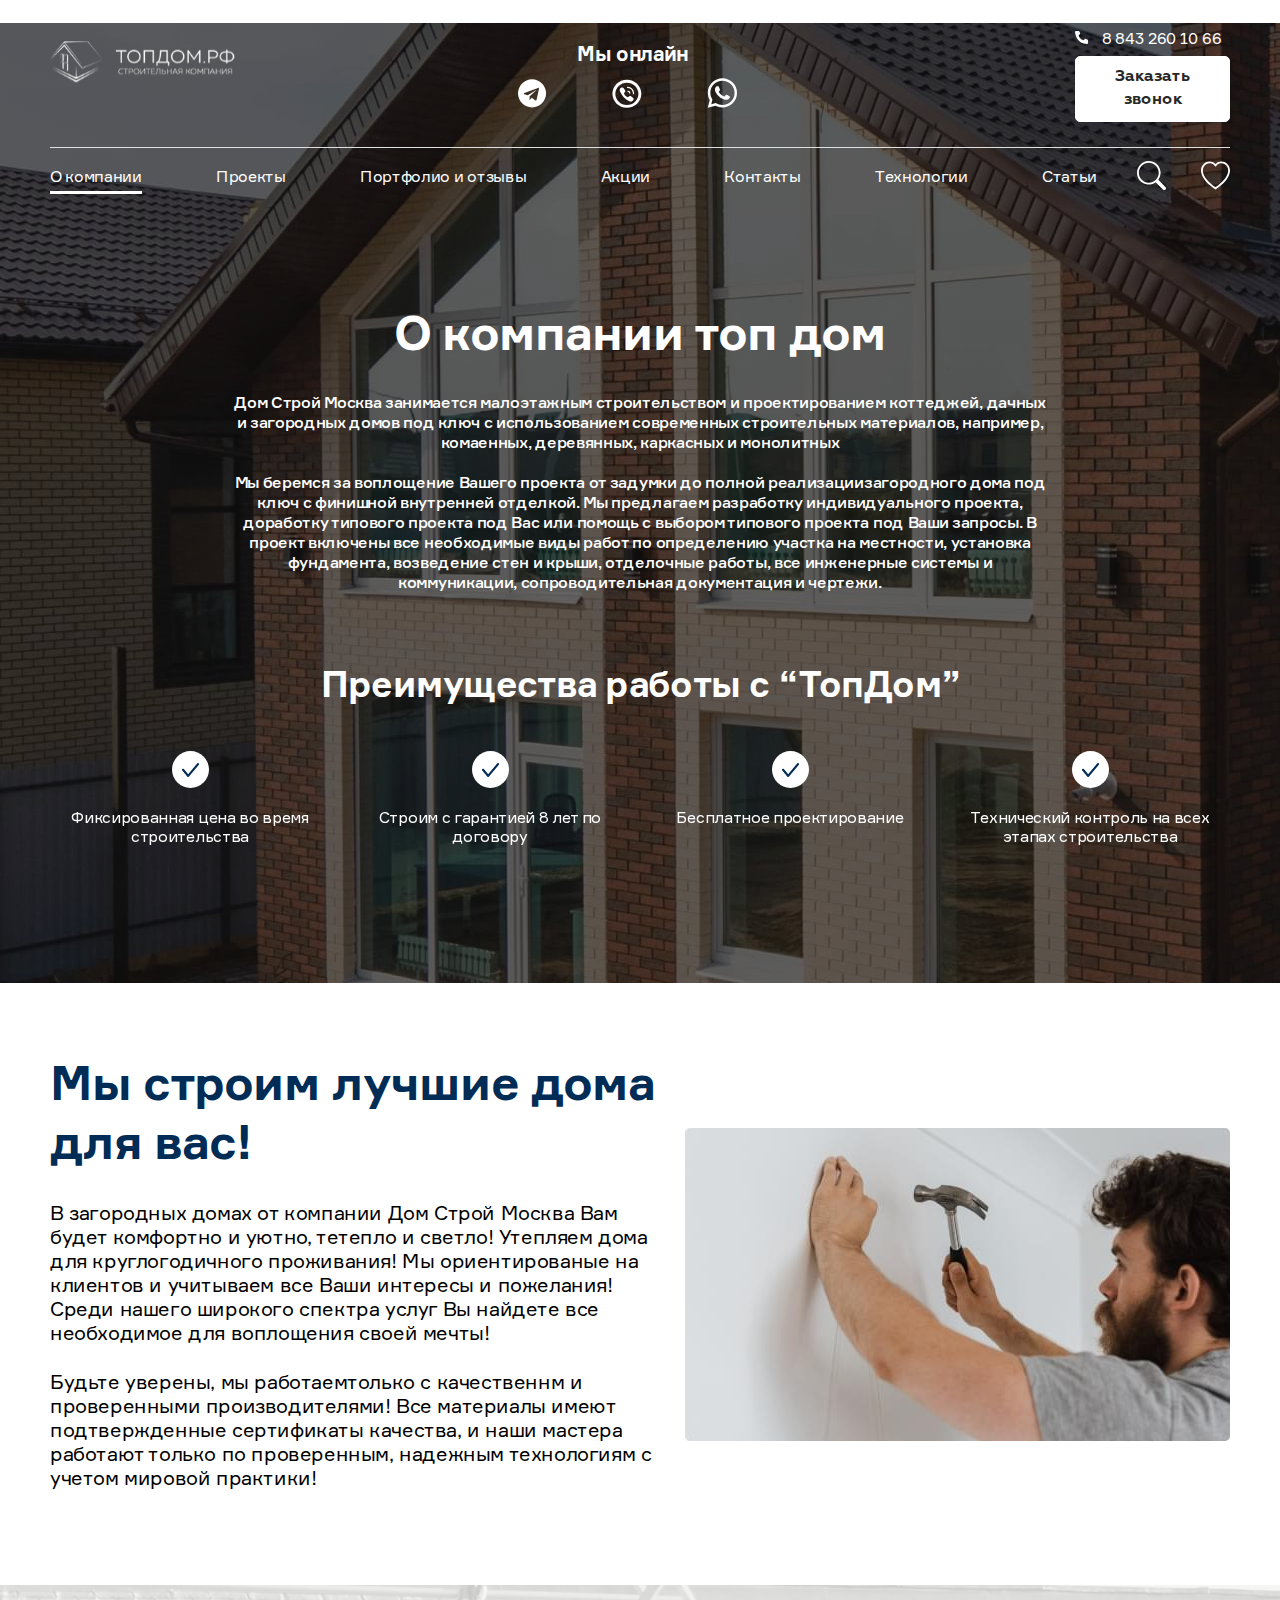
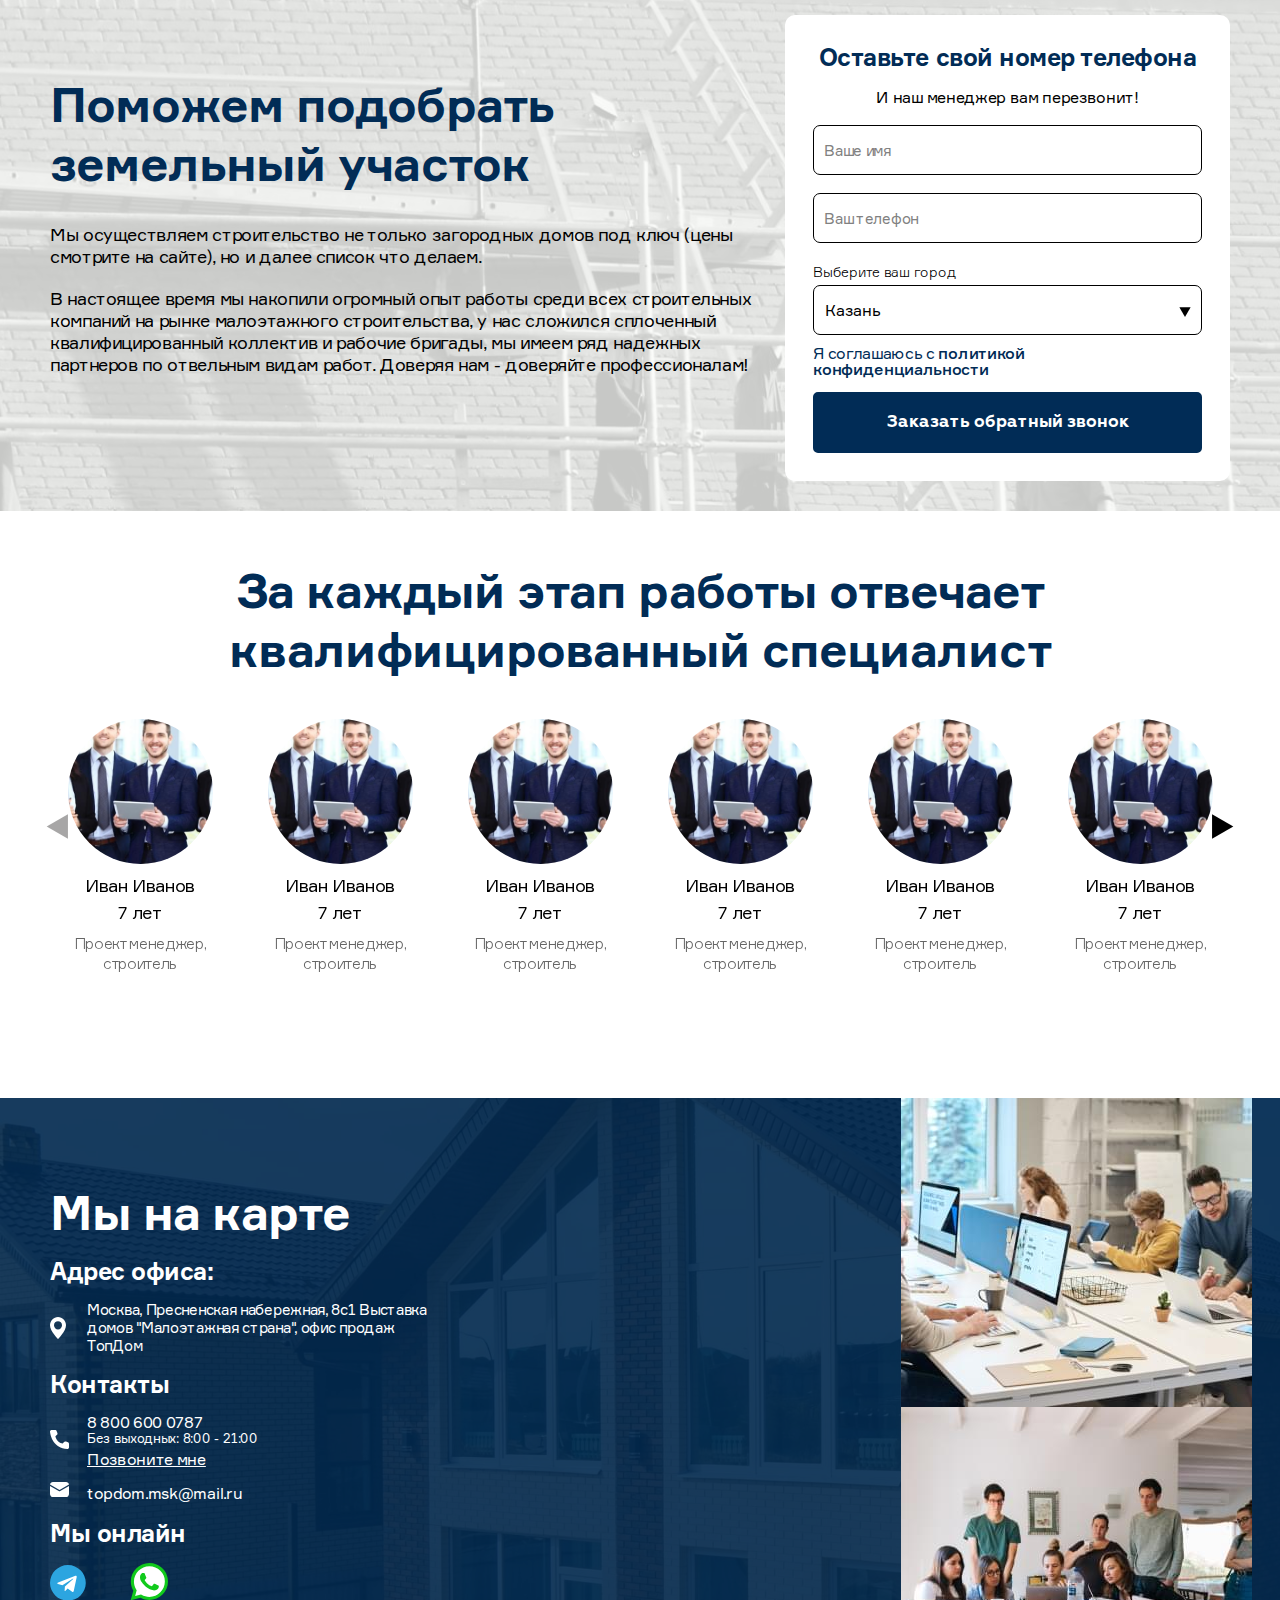
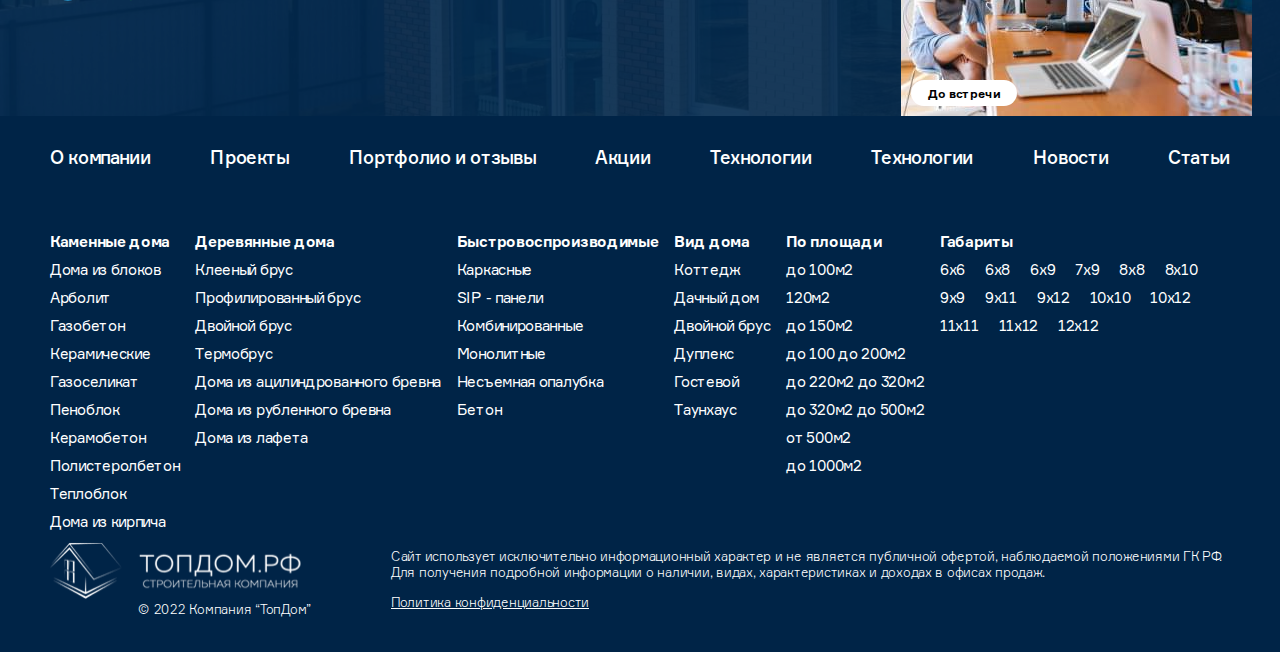
<file: about.html>
<!DOCTYPE html>
<html lang="ru">

    <!-- Head -->
    <head>

        <!-- Meta -->
        <meta charset="utf-8">
        <meta name="viewport" content="width=device-width, initial-scale=1">
        <title>New Project</title>
        <!-- / Meta -->

        <!-- Styles -->
        <link rel="stylesheet" href="styles/style.min.css">
        <!-- / Styles -->
        <script
        src="https://code.jquery.com/jquery-3.6.0.min.js"
        integrity="sha256-/xUj+3OJU5yExlq6GSYGSHk7tPXikynS7ogEvDej/m4="
        crossorigin="anonymous"></script>

    </head>
    <!-- / Head -->

    <!-- Body -->
    <body>


<div class="main-wrapper">

    <!--header  -->
    <header class="header">
        <div class="container">
            <div class="header__wrap">

                <div class="logo">
                    <a href="index.html">
                        <img src="images/logo.svg" alt="Логотип строительной компании ТопДом.рф">
                    </a>
                </div>

                <button class="header__burger burger">
                    <span></span>
                </button>

                <!-- <div class="header__nav-shadow"> -->
                    <div class="header__box nav-mobile">
                        <div class="header__social">
                            <h4>Мы онлайн</h4>
                            <div class="social-imgs">
                                <a href="#" target="_blank">
                                    <div class="social-imgs__img">
                                        <svg width="29" height="29" viewBox="0 0 29 29">
                                            <use xlink:href="svg-sprite/svg-sprite.svg#online1"></use>
                                        </svg>
                                    </div>
                                </a>
                                <a href="#" target="_blank">
                                    <div class="social-imgs__img">
                                        <svg width="30" height="29" viewBox="0 0 30 29">
                                            <use xlink:href="svg-sprite/svg-sprite.svg#online2"></use>
                                        </svg>
                                    </div>
                                </a>
                                <a href="#" target="_blank">
                                    <div class="social-imgs__img">
                                        <svg width="30" height="30" viewBox="0 0 30 30">
                                            <use xlink:href="svg-sprite/svg-sprite.svg#online3"></use>
                                        </svg>
                                    </div>
                                </a>
                            </div>
                        </div>
                        <div class="header__call">
                            <a href="tel:88432601066">8 843 260 10 66</a>
                            <button class="btn btn--blue js-call">Заказать звонок</button>
                        </div>
                        <nav class="header__nav">
                            <ul class="header__nav-list">
                                <li class="active"><a href="about.html">О компании</a></li>
                                <li><a href="/catalog.html">Проекты</a></li>
                                <li><a href="#">Портфолио и отзывы</a></li>
                                <li><a href="404.html">Акции</a></li>
                                <li><a href="contacts.html">Контакты</a></li>
                                <li><a href="#">Технологии</a></li>
                                <li><a href="#">Статьи</a></li>
            
                            </ul>
                            <div class="header__nav-icons">
                                <div class="search">
                                    <svg width="29" height="29" viewBox="0 0 29 29">
                                        <use xlink:href="svg-sprite/svg-sprite.svg#header-icon-1"></use>
                                    </svg>
                                </div>

                                <a href="#">
                                    <svg width="29" height="29" viewBox="0 0 29 29">
                                        <use xlink:href="svg-sprite/svg-sprite.svg#header-icon-2"></use>
                                    </svg>
                                </a>
                                
                            </div>
                        </nav>
                    </div>
                <!-- </div> -->
            </div>
        </div>
    </header>
    <!-- / header  -->

    <div class="wrapper-content">
        <!-- first -->
        <section class="first" style="background-image: url(images/first-img.jpg);">
            <div class="container">

                <h1 class="title title--center">
                    О компании топ дом
                </h1>

                <div class="first__text">
                    <p>
                        Дом Строй Москва занимается малоэтажным строительством и проектированием коттеджей, 
                        дачных и загородных домов под ключ с использованием современных строительных материалов, 
                        например, комаенных, деревянных, каркасных и монолитных
                    </p>

                    <p>
                        Мы беремся за воплощение Вашего проекта от задумки до полной реализациизагородного дома под ключ 
                        с финишной внутренней отделкой. Мы предлагаем разработку индивидуального проекта, доработку 
                        типового проекта под Вас или помощь с выбором типового проекта под Ваши запросы. В проект 
                        включены все необходимые виды работ по определению участка на местности, установка фундамента, 
                        возведение стен и крыши, отделочные работы, все инженерные системы и коммуникации, сопроводительная 
                        документация и чертежи.
                    </p>
                </div>

                <h3>Преимущества работы с “ТопДом”</h3>

                <div class="benefits swiper">
                    
                    <ul class="benefits__list swiper-wrapper">
                        <li class="swiper-slide">
                            <div class="benefits__item">
                                <p>Фиксированная цена во время строительства</p>
                            </div>
                        </li>

                        <li class="swiper-slide">
                            <div class="benefits__item">
                                <p>Строим с гарантией 8 лет по договору</p>
                            </div>
                        </li>

                        <li class="swiper-slide">
                            <div class="benefits__item">
                                <p>Бесплатное проектирование</p>
                            </div>
                        </li>

                        <li class="swiper-slide">
                            <div class="benefits__item">
                                <p>Технический контроль на всех этапах строительства</p>
                            </div>
                        </li>
                    </ul>
                    <button class="benefits__btn-prev">
                        <svg width="13" height="15" viewBox="0 0 13 15">
                            <use xlink:href="svg-sprite/svg-sprite.svg#arrow-slider"></use>
                        </svg>
                    </button>
                    <button class="benefits__btn-next">
                        <svg width="13" height="15" viewBox="0 0 13 15">
                            <use xlink:href="svg-sprite/svg-sprite.svg#arrow-slider"></use>
                        </svg>
                    </button>
                </div>
            </div>
        </section>
        <!-- / first -->

        <!-- about  -->
        <section class="about">
            <div class="container">
                <div class="about__text">
                    <h2 class="subtitle">Мы строим лучшие дома для вас!</h2>

                    <p>
                        В загородных домах от компании Дом Строй Москва Вам будет комфортно и 
                        уютно, тетепло и светло! Утепляем дома для круглогодичного проживания! 
                        Мы ориентированые на клиентов и учитываем все Ваши интересы и пожелания! 
                        Среди нашего широкого спектра услуг Вы найдете все необходимое для воплощения своей мечты!
                    </p>

                    <p>
                        Будьте уверены, мы работаемтолько с качественнм и проверенными производителями! Все материалы 
                        имеют подтвержденные сертификаты качества, и наши мастера работают только по проверенным, 
                        надежным технологиям с учетом мировой практики!
                    </p>
                </div>

                <div class="about__pic">
                    <div class="abour__img">
                        <img src="images/about.jpg" alt="Фото строительной тематики">
                    </div>
                </div>
            </div>
        </section>
        <!-- /about  -->

        <!-- help -->
        <section class="help">
            <div class="container">

                <div class="help__box">
                    <h2 class="subtitle">Поможем подобрать земельный участок</h2>
                    <p>
                        Мы осуществляем строительство не только загородных домов под ключ (цены смотрите на сайте), но и далее список что делаем.
                    </p>
                    <p>
                        В настоящее время мы накопили огромный опыт работы среди всех строительных компаний на рынке малоэтажного строительства, 
                        у нас сложился сплоченный квалифицированный коллектив и рабочие бригады, мы имеем ряд надежных партнеров по отвельным видам 
                        работ. Доверяя нам - доверяйте профессионалам!
                    </p>
                </div>

                <div class="help__form-box">
                    <h3>Оставьте свой номер телефона</h3>
                    <p>И наш менеджер вам перезвонит!</p>

                    <form action="#" class="help__form">

                        <div class="input-box">
                            <span>* Заполните поле</span>
                            <input type="text" name="name" placeholder="Ваше имя" required maxlength="25">
                        </div>

                        <div class="input-box">
                            <span>* Заполните поле</span>
                            <input class="tell-input" type="phone" name="phone" placeholder="Ваш телефон" required>
                        </div>

                        <p class="help__form-city">Выберите ваш город</p>

                        <div class="input-box input-box--city">
                            <select name="city" id="#" class="input-box__select">
                                <option value="Город">Казань</option>
                                <option value="Город">Город</option>
                                <option value="Город">Город</option>
                                <option value="Город">Город</option>
                            </select>
                        </div>

                        <p class="politic">Я соглашаюсь с <a href="#">политикой конфиденциальности</a></p>
                        
                        <input class="link-btn link-btn--long" type="submit" value="Заказать обратный звонок">
                    </form>

                </div>

            </div>
        </section>
        <!-- / help -->

        <!-- staff -->
        <section class="staff">
            <div class="container">
                <h2 class="subtitle">За каждый этап работы отвечает квалифицированный специалист</h2>

                <div class="staff__box">
                    <div class="staff__slider swiper">
                        <div class="swiper-wrapper">
                            <div class="swiper-slide">

                                <div class="staff-card">

                                    <div class="staff-card__img">
                                        <img src="images/staff.jpg" alt="фото сотрудника">
                                    </div>

                                    <p>Иван Иванов</p>
                                    <p>7 лет</p>
                                    <span>Проект менеджер, строитель</span>
                                </div>

                            </div>

                            <div class="swiper-slide">

                                <div class="staff-card">

                                    <div class="staff-card__img">
                                        <img src="images/staff.jpg" alt="фото сотрудника">
                                    </div>

                                    <p>Иван Иванов</p>
                                    <p>7 лет</p>
                                    <span>Проект менеджер, строитель</span>
                                </div>

                            </div>

                            <div class="swiper-slide">

                                <div class="staff-card">

                                    <div class="staff-card__img">
                                        <img src="images/staff.jpg" alt="фото сотрудника">
                                    </div>

                                    <p>Иван Иванов</p>
                                    <p>7 лет</p>
                                    <span>Проект менеджер, строитель</span>
                                </div>

                            </div>

                            <div class="swiper-slide">

                                <div class="staff-card">

                                    <div class="staff-card__img">
                                        <img src="images/staff.jpg" alt="фото сотрудника">
                                    </div>

                                    <p>Иван Иванов</p>
                                    <p>7 лет</p>
                                    <span>Проект менеджер, строитель</span>
                                </div>

                            </div>

                            <div class="swiper-slide">

                                <div class="staff-card">

                                    <div class="staff-card__img">
                                        <img src="images/staff.jpg" alt="фото сотрудника">
                                    </div>

                                    <p>Иван Иванов</p>
                                    <p>7 лет</p>
                                    <span>Проект менеджер, строитель</span>
                                </div>

                            </div>

                            <div class="swiper-slide">

                                <div class="staff-card">

                                    <div class="staff-card__img">
                                        <img src="images/staff.jpg" alt="фото сотрудника">
                                    </div>

                                    <p>Иван Иванов</p>
                                    <p>7 лет</p>
                                    <span>Проект менеджер, строитель</span>
                                </div>

                            </div>

                            <div class="swiper-slide">

                                <div class="staff-card">

                                    <div class="staff-card__img">
                                        <img src="images/staff.jpg" alt="фото сотрудника">
                                    </div>

                                    <p>Иван Иванов</p>
                                    <p>7 лет</p>
                                    <span>Проект менеджер, строитель</span>
                                </div>

                            </div>

                            <div class="swiper-slide">

                                <div class="staff-card">

                                    <div class="staff-card__img">
                                        <img src="images/staff.jpg" alt="фото сотрудника">
                                    </div>

                                    <p>Иван Иванов</p>
                                    <p>7 лет</p>
                                    <span>Проект менеджер, строитель</span>
                                </div>

                            </div>
                        </div>
                    </div>
                    
                    <button class="staff__btn-prev btn-circle btn-circle--prev">
                        <svg width="30" height="30" viewBox="0 0 30 30">
                            <use xlink:href="svg-sprite/svg-sprite.svg#arrow-slider"></use>
                        </svg>
                    </button>
                    <button class="staff__btn-next btn-circle btn-circle--next">
                        <svg width="30" height="30" viewBox="0 0 30 30">
                            <use xlink:href="svg-sprite/svg-sprite.svg#arrow-slider"></use>
                        </svg>
                    </button>
                </div>

            </div>
        </section>
        <!-- / staff -->

        <!-- contacts -->
        <section class="contacts">
            <div class="container">
                <div class="contacts__blue">

                    <h2>Мы на карте</h2>
                    <h3 class="contacts__hidden">Адрес офиса:</h3>

                    <div class="contact">

                        <div class="contact__svg">
                            <svg width="16" height="22" viewBox="0 0 16 22">
                                <use xlink:href="svg-sprite/svg-sprite.svg#contact-1"></use>
                            </svg>
                        </div>
                        
                        <div class="contact__text">
                            <p>Москва, Пресненская набережная, 8с1
                                Выставка домов "Малоэтажная страна", офис продаж ТопДом
                            </p>
                        </div>
                        

                    </div>

                    <h3>Контакты</h3>

                    <div class="contact">

                        <div class="contact__svg">
                            <svg width="19" height="19" viewBox="0 0 19 19">
                                <use xlink:href="svg-sprite/svg-sprite.svg#contact-2"></use>
                            </svg>
                        </div>
                        
                        <div class="contact__text">
                            <a href="tel:88006000787">8 800 600 0787</a>
                            <span>Без выходных: 8:00 - 21:00</span>
                            <a class="contact__callme js-call" href="#">Позвоните мне</a>
                        </div>

                    </div>

                    <div class="contact">

                        <div class="contact__svg">
                            <svg width="19" height="15" viewBox="0 0 19 15">
                                <use xlink:href="svg-sprite/svg-sprite.svg#contact-3"></use>
                            </svg>
                        </div>
                        
                        <div class="contact__text">
                            <a href="mailto:topdom.msk@mail.ru">topdom.msk@mail.ru</a>
                        </div>
                        

                    </div>

                    <h3>Мы онлайн</h3>

                    <div class="contacts__social">
                        <a href="#" target="_blank">
                            <svg width="36" height="36" viewBox="0 0 36 36">
                                <use xlink:href="svg-sprite/svg-sprite.svg#social-1"></use>
                            </svg>
                        </a>
                        <a href="#" target="_blank">
                            <svg width="38" height="38" viewBox="0 0 38 38">
                                <use xlink:href="svg-sprite/svg-sprite.svg#social-2"></use>
                            </svg>
                        </a>
                    </div>

                </div>

                <div class="contacs__map">
                    <iframe src="https://yandex.ru/map-widget/v1/?um=constructor%3A84dcb984d426cb31ff5a2d956fb2d26b199f026edb5c4da1ac98006cdbae5a16&amp;source=constructor" 
                        width="100%" height="315" frameborder="0">
                    </iframe>
                </div>

                <div class="contacs__photo">
                    <div class="contacts__img">
                        <img src="images/contacts-1.jpg" alt="Фото офиса ТопДом">
                    </div>
                    <div class="contacts__img contacts__img--label">
                        <img src="images/contacts-2.jpg" alt="Фото офиса ТопДом">
                    </div>
                </div>
            </div>
            
        </section>
        <!-- / contacts -->

    </div>


    <!-- footer -->
    <footer class="footer">
        <div class="footer__list">
            <div class="container">
                <ul class="footer__list-top">
                    <li><a href="#">О компании</a></li>
                    <li><a href="#">Проекты</a></li>
                    <li><a href="#">Портфолио и отзывы</a></li>
                    <li><a href="#">Акции</a></li>
                    <li><a href="#">Технологии</a></li>
                    <li><a href="#">Технологии</a></li>
                    <li><a href="#">Новости</a></li>
                    <li><a href="#">Статьи</a></li>
                </ul>

                <div class="footer__list-bot">
                    <div class="footer__list-type">
                        <h5>Каменные дома</h5>
                        <ul>
                            <li><a href="#">Дома из блоков</a></li>
                            <li><a href="#">Арболит</a></li>
                            <li><a href="#">Газобетон</a></li>
                            <li><a href="#">Керамические</a></li>
                            <li><a href="#">Газоселикат</a></li>
                            <li><a href="#">Пеноблок</a></li>
                            <li><a href="#">Керамобетон</a></li>
                            <li><a href="#">Полистеролбетон</a></li>
                            <li><a href="#">Теплоблок</a></li>
                            <li><a href="#">Дома из кирпича</a></li>
                        </ul>
                    </div>

                    <div class="footer__list-type">
                        <h5>Деревянные дома</h5>
                        <ul>
                            <li><a href="#">Клееный брус</a></li>
                            <li><a href="#">Профилированный брус</a></li>
                            <li><a href="#">Двойной брус</a></li>
                            <li><a href="#">Термобрус</a></li>
                            <li><a href="#">Дома из ацилиндрованного бревна</a></li>
                            <li><a href="#">Дома из рубленного бревна</a></li>
                            <li><a href="#">Дома из лафета</a></li>
                        </ul>
                    </div>

                    <div class="footer__list-type">
                        <h5>Быстровоспроизводимые</h5>
                        <ul>
                            <li><a href="#">Каркасные</a></li>
                            <li><a href="#">SIP - панели</a></li>
                            <li><a href="#">Комбинированные</a></li>
                            <li><a href="#">Монолитные</a></li>
                            <li><a href="#">Несъемная опалубка</a></li>
                            <li><a href="#">Бетон</a></li>
                        </ul>
                    </div>

                    <div class="footer__list-type">
                        <h5>Вид дома</h5>
                        <ul>
                            <li><a href="#">Коттедж</a></li>
                            <li><a href="#">Дачный дом</a></li>
                            <li><a href="#">Двойной брус</a></li>
                            <li><a href="#">Дуплекс</a></li>
                            <li><a href="#">Гостевой</a></li>
                            <li><a href="#">Таунхаус</a></li>
                        </ul>
                    </div>

                    <div class="footer__list-type">
                        <h5>По площади</h5>
                        <ul>
                            <li><a href="#">до 100м2</a></li>
                            <li><a href="#">120м2</a></li>
                            <li><a href="#">до 150м2</a></li>
                            <li><a href="#">до 100 до 200м2</a></li>
                            <li><a href="#">до 220м2 до 320м2</a></li>
                            <li><a href="#">до 320м2 до 500м2</a></li>
                            <li><a href="#">от 500м2</a></li>
                            <li><a href="#">до 1000м2</a></li>
                        </ul>
                    </div>

                    <div class="footer__list-type footer__list-type--flex">
                        <h5>Габариты</h5>
                        <ul>
                            <li><a href="#">6х6</a></li>
                            <li><a href="#">6х8</a></li>
                            <li><a href="#">6х9</a></li>
                            <li><a href="#">7х9</a></li>
                            <li><a href="#">8х8</a></li>
                            <li><a href="#">8х10</a></li>
                            <li><a href="#">9х9</a></li>
                            <li><a href="#">9х11</a></li>
                            <li><a href="#">9х12</a></li>
                            <li><a href="#">10х10</a></li>
                            <li><a href="#">10х12</a></li>
                            <li><a href="#">11х11</a></li>
                            <li><a href="#">11х12</a></li>
                            <li><a href="#">12х12</a></li>
                        </ul>
                    </div>
                </div>
            </div>
        </div>
        <div class="container">
            <div class="footer__logo">
                <div class="logo logo--big">
                    <a href="/">
                        <img src="images/logo.svg" alt="Логотип строительной компании ТопДом.рф">
                    </a>
                </div>
                <span>© 2022 Компания “ТопДом”</span>
            </div>

            <div class="footer__text">
                <p>
                    Сайт использует исключительно информационный характер 
                    и не является публичной офертой, наблюдаемой положениями ГК РФ. Для получения 
                    подробной информации о наличии, видах, характеристиках и доходах в офисах продаж. 
                </p>

                <a class="politic-link" href="#">Политика конфиденциальности</a>
            </div>
        </div>
    </footer>
    <!--  / footer -->
</div>

<!-- modall-call -->
<div class="modal modal-call">
    <div class="modal-call__box">
        <div class="modal-call__title modal-title">
            <h3>Оставьте свой номер телефона</h3>
            <button class="modal-call__btn modal-title__btn"></button>
        </div>
        <p>И наш менеджер вам перезвонит!</p>

        <form action="#" class="modal-call__form">

            <div class="input-box">
                <span>* Заполните поле</span>
                <input type="text" name="name" placeholder="Ваше имя" required maxlength="25">
            </div>

            <div class="input-box">
                <span>* Заполните поле</span>
                <input class="tell-input" type="phone" name="phone" placeholder="Ваш телефон" required>
            </div>

            <div class="input-box input-box--city">
                <select name="city" id="#" class="input-box__select">
                    <option value="Город">Казань</option>
                    <option value="Город">Город</option>
                    <option value="Город">Город</option>
                    <option value="Город">Город</option>
                </select>
            </div>

            <div class="input-box input-box--check">
                <input class="input-box__custom-check" type="checkbox" name="politic">
                <label class="input-box__politic" for="politic"> Я согласен с <a href="#">политикой конфиденциальности</a> </label>
            </div>
            <input class="link-btn link-btn--long" type="submit" value="Получить">
        </form>
    </div>
    
</div>
<!-- / modall-call -->

<!-- modal-order -->
<div class="modal modal-order" data-simplebar>
    <div class="modal-order__box">
        <div class=" modal-title">
            <h3>Узнайте стоимость вашего дома</h3>
            <button class="modal-title__btn modal-order__btn"></button>
        </div>
        <form action="#" class="order">

            <!-- <div class="order__step1">
                <p>Скольки этажный дом Вы бы хотели?</p>
                
                <div class="order__step1-box">
                    <label class="label-box">
                        
                        <div class="label-box__img">
                            <img src="images/house/house-2.jpg" alt="фото одноэтажного дома">
                        </div>
                        <input class="label-box__checkbox" type="radio" name="floor">
                        <span class="label-box__input"></span>
                        <span class="label-box__name">Одноэтажный</span>
                    </label>

                    <label class="label-box">
                        <div class="label-box__img">
                            <img src="images/house/house-3.jpg" alt="фото двухэтажного дома">
                        </div>
                        <input class="label-box__checkbox" type="radio" name="floor">
                        <span class="label-box__input"></span>
                        <span class="label-box__name">Двухэтажный</span>
                    </label>
                </div>
            </div> -->

            <!-- <div class="order__step2">
                <p>Какой площади планируете строить дом?</p>

                <div class="order__step2-box">
                    <label class="label-box label-box--line">
                        <input class="label-box__checkbox" type="radio" name="square">
                        <span class="label-box__input"></span>
                        <span class="label-box__name">от 80 м<span class="label-box__name-small">2</span> до 100 м<span class="label-box__name-small">2</span></span>
                    </label>

                    <label class="label-box label-box--line">
                        <input class="label-box__checkbox" type="radio" name="square">
                        <span class="label-box__input"></span>
                        <span class="label-box__name">от 100 м<span class="label-box__name-small">2</span> до 130 м<span class="label-box__name-small">2</span></span>
                    </label>

                    <label class="label-box label-box--line">
                        <input class="label-box__checkbox" type="radio" name="square">
                        <span class="label-box__input"></span>
                        <span class="label-box__name">от 130 м<span class="label-box__name-small">2</span> до 160 м<span class="label-box__name-small">2</span></span>
                    </label>

                    <label class="label-box">
                        <input class="label-box__checkbox" type="radio" name="square">
                        <span class="label-box__input"></span>
                        <span class="label-box__name">от 160 м<span class="label-box__name-small">2</span> до 200 м<span class="label-box__name-small">2</span></span>
                    </label>

                    <label class="label-box label-box--line">
                        <input class="label-box__checkbox" type="radio" name="square">
                        <span class="label-box__input"></span>
                        <span class="label-box__name">Более 200 м<span class="label-box__name-small">2</span></span>
                    </label>
                </div>
            </div> -->

            <!-- <div class="order__step3">
                <p>Сколько спальных комнат Вам нужно?</p>

                <div class="order__step3-img">
                    <div class="order__step3-box">
                        <label class="label-box label-box--line">
                            <input class="label-box__checkbox" type="radio" name="bed">
                            <span class="label-box__input"></span>
                            <span class="label-box__name">2 спальные комнаты</span>
                        </label>

                        <label class="label-box label-box--line">
                            <input class="label-box__checkbox" type="radio" name="bed">
                            <span class="label-box__input"></span>
                            <span class="label-box__name">3 спальные комнаты</span>
                        </label>

                        <label class="label-box label-box--line">
                            <input class="label-box__checkbox" type="radio" name="bed">
                            <span class="label-box__input"></span>
                            <span class="label-box__name">4 спальные комнаты</span>
                        </label>

                        <label class="label-box label-box--line">
                            <input class="label-box__checkbox" type="radio" name="bed">
                            <span class="label-box__input"></span>
                            <span class="label-box__name">Больше 4 спальных комнат</span>
                        </label>
                    </div>
                    <div class="order__img">
                        <img src="images/house/house-5.jpg" alt="фото спальной комнаты">
                    </div>
                </div>
            </div> -->

            <!-- <div class="order__step4">
                <p>Нужен ли Вам участок?</p>

                <div class="order__step3-img">
                    <div class="order__step3-box">
                        <label class="label-box label-box--line">
                            <input class="label-box__checkbox" type="radio" name="bed">
                            <span class="label-box__input"></span>
                            <span class="label-box__name">Нет, есть участок</span>
                        </label>

                        <label class="label-box label-box--line">
                            <input class="label-box__checkbox" type="radio" name="bed">
                            <span class="label-box__input"></span>
                            <span class="label-box__name">Нет, я сам найду участок</span>
                        </label>

                        <label class="label-box label-box--line">
                            <input class="label-box__checkbox" type="radio" name="bed">
                            <span class="label-box__input"></span>
                            <span class="label-box__name">Да, нужно подобрать участок</span>
                        </label>

                        <label class="label-box label-box--line">
                            <input class="label-box__checkbox" type="radio" name="bed">
                            <span class="label-box__input"></span>
                            <span class="label-box__name">Мне нужен готовый дом на участке</span>
                        </label>
                    </div>
                    <div class="order__img">
                        <img src="images/house/house-5.jpg" alt="фото спальной комнаты">
                    </div>
                </div>
            </div> -->
            
            <!-- <div class="order__step5">
                <p>Когда Вы готовы начать строительство?</p>

                <div class="order__step5-box">
                    <label class="label-box label-box--line">
                        <input class="label-box__checkbox" type="radio" name="square">
                        <span class="label-box__input"></span>
                        <span class="label-box__name">В течение 1 месяца</span>
                    </label>

                    <label class="label-box label-box--line">
                        <input class="label-box__checkbox" type="radio" name="square">
                        <span class="label-box__input"></span>
                        <span class="label-box__name"> В течении 3-х месяцев</span>
                    </label>

                    <label class="label-box label-box--line">
                        <input class="label-box__checkbox" type="radio" name="square">
                        <span class="label-box__input"></span>
                        <span class="label-box__name">В течение полугода</span>
                    </label>

                    <label class="label-box label-box--line">
                        <input class="label-box__checkbox" type="radio" name="square">
                        <span class="label-box__input"></span>
                        <span class="label-box__name">В следующем году</span>
                    </label>

                </div>
            </div> -->

            <!-- <div class="order__step6">
                <p>В каком городе планируете строительство?</p>

                <div class="input-box input-box--city">
                    <select name="city" id="#" class="input-box__select">
                        <option value="Казань">Казань</option>
                        <option value="Москва">Москва</option>
                        <option value="Санкт-Петербург">Санкт-Петербург</option>
                        <option value="другой город в Татарстане">другой город в Татарстане</option>
                        <option value="другой город в Московской области">другой город в Московской области</option>
                        <option value="другой город в Ленинградской области">другой город в Ленинградской области</option>
                    </select>
                </div>
            </div> -->
            
            <!-- <div class="order__step7">
                <p>Скольки этажный дом Вы бы хотели?</p>
                
                <div class="order__step7-box">
                    <label class="label-box">
                        
                        <div class="label-box__img">
                            <img src="images/house/house-2.jpg" alt="фото одноэтажного дома">
                        </div>
                        <input class="label-box__checkbox" type="radio" name="gift">
                        <span class="label-box__input"></span>
                        <span class="label-box__name">Подарок 1</span>
                    </label>

                    <label class="label-box">
                        <div class="label-box__img">
                            <img src="images/house/house-3.jpg" alt="фото двухэтажного дома">
                        </div>
                        <input class="label-box__checkbox" type="radio" name="gift">
                        <span class="label-box__input"></span>
                        <span class="label-box__name">Подарок 2</span>
                    </label>

                    <label class="label-box">
                        <div class="label-box__img">
                            <img src="images/house/house-3.jpg" alt="фото двухэтажного дома">
                        </div>
                        <input class="label-box__checkbox" type="radio" name="gift">
                        <span class="label-box__input"></span>
                        <span class="label-box__name">Подарок 3</span>
                    </label>

                    <label class="label-box">
                        <div class="label-box__img">
                            <img src="images/house/house-3.jpg" alt="фото двухэтажного дома">
                        </div>
                        <input class="label-box__checkbox" type="radio" name="gift">
                        <span class="label-box__input"></span>
                        <span class="label-box__name">Подарок 4</span>
                    </label>

                    <label class="label-box">
                        <div class="label-box__img">
                            <img src="images/house/house-3.jpg" alt="фото двухэтажного дома">
                        </div>
                        <input class="label-box__checkbox" type="radio" name="gift">
                        <span class="label-box__input"></span>
                        <span class="label-box__name">Подарок 5</span>
                    </label>
                </div>
            </div> -->

            <div class="order__step-end">
                <div class="order__step-end-text">
                    <p>
                        Под Ваши критерии подходит 27 проектов домов. Оставьте заявку для подробной консультации и записи
                        на просмотр домов и участков!
                    </p>
                    <span>
                        Наш менеджер свяжется с Вами, чтобы ответить на ваши вопросы, рассказать подробнее о предложении
                        и подтвердить запись на просмотр готовых домов которые вам подходят
                    </span>
                </div>
                <div class="order__step-end-order">

                    <div class="input-box">
                        <span>* Заполните поле</span>
                        <input class="tell-input" type="phone" name="phone" placeholder="Ваш телефон" required>
                    </div>

                    <div class="input-box">
                        <span>* Заполните поле</span>
                        <input type="text" name="name" placeholder="Ваше имя" required maxlength="25">
                    </div>
        
                    <div class="input-box">
                        <span>* Заполните поле</span>
                        <input type="email" name="email" placeholder="Введите ваш e-mail" required maxlength="40">
                    </div>

                    <input class="link-btn link-btn--long" type="submit" value="Оставить заявку">
                </div>
            </div>

            <div class="order__box">
                <div class="order__steps">
                    <p>Готово: <span class="order__steps-percent">0</span> <span>%</span></p>
                    <div class="order__line">
                        <span class="order__line-fill"></span>
                    </div>
                </div>
                <div class="order__btns">
                    <button class="btn"></button>
                    <button class="btn btn--long">Далее</button>
                </div>
            </div>

        </form>
    </div>
</div>
<!--/ modal-order -->

<!-- modal-end -->
<div class="modal modal-end">
    <div class="modal-end__box">
        <div class="modal-title">
            <div class="modal-title__main">
                <span>email@email.com</span>
                <h3>Благодарим Вас за внимание к компании ТОПДОМ</h3>
            </div>
            <button class="modal-title__btn modal-end__btn"></button>
        </div>
        <p>
            Ваше обращение №<span class="modal-title--bold">11111</span> по теме №Подписка на акции и специальные предложения" <span class="modal-title--green">успешно доставлено! </span> 
        </p>
        <p>
            Мы свяжемся с Вами по почте <span class="modal-title--bold">email@email.com</span> в ближайшее время и будем рады предоставить всю необходимую информацию. 
        </p>
        <p>
            А пока Вы можете познакомиться с нашей деятельносью через соцсети:
        </p>
        <div class="modal__social">
            <a href="#" target="_blank">
                <svg width="36" height="36" viewBox="0 0 36 36">
                    <use xlink:href="svg-sprite/svg-sprite.svg#social-1"></use>
                </svg>
            </a>
            <a href="#" target="_blank">
                <svg width="38" height="38" viewBox="0 0 38 38">
                    <use xlink:href="svg-sprite/svg-sprite.svg#social-2"></use>
                </svg>
            </a>
        </div>
    </div>
</div>
<!--/ modal-end -->

<!-- modal-review -->
<div class="modal modal-review">
    <div class="modal-review__box">
        <div class="modal-title">
            <div class="modal-title__main">
                <h3>Будем рады вашему отзыву</h3>
            </div>
            <button class="modal-title__btn modal-review__btn"></button>
        </div>
        <form action="#" class="review-form">
            <div class="input-box">
                <span>* Заполните поле</span>
                <label class="input-box__comment" for="comment">Комментарии</label>
                <textarea name="comment" cols="30" rows="10"></textarea>
            </div>

            <div class="input-file">
                <label for="myfile" class="label">Прикрепить файлы</label>
                <input type="file" class="my" id="myfile" name="myfile" multiple>
            </div>

            <input class="link-btn link-btn--long" type="submit" value="Оставить комментарий">
            
        </form>
    </div>
</div>
<!-- / modal-review -->



        <!-- Scripts -->
        <script src="scripts/script.min.js"></script>
        <!-- / Scripts -->

    </body>
    <!-- / Body -->

</html>
</file>
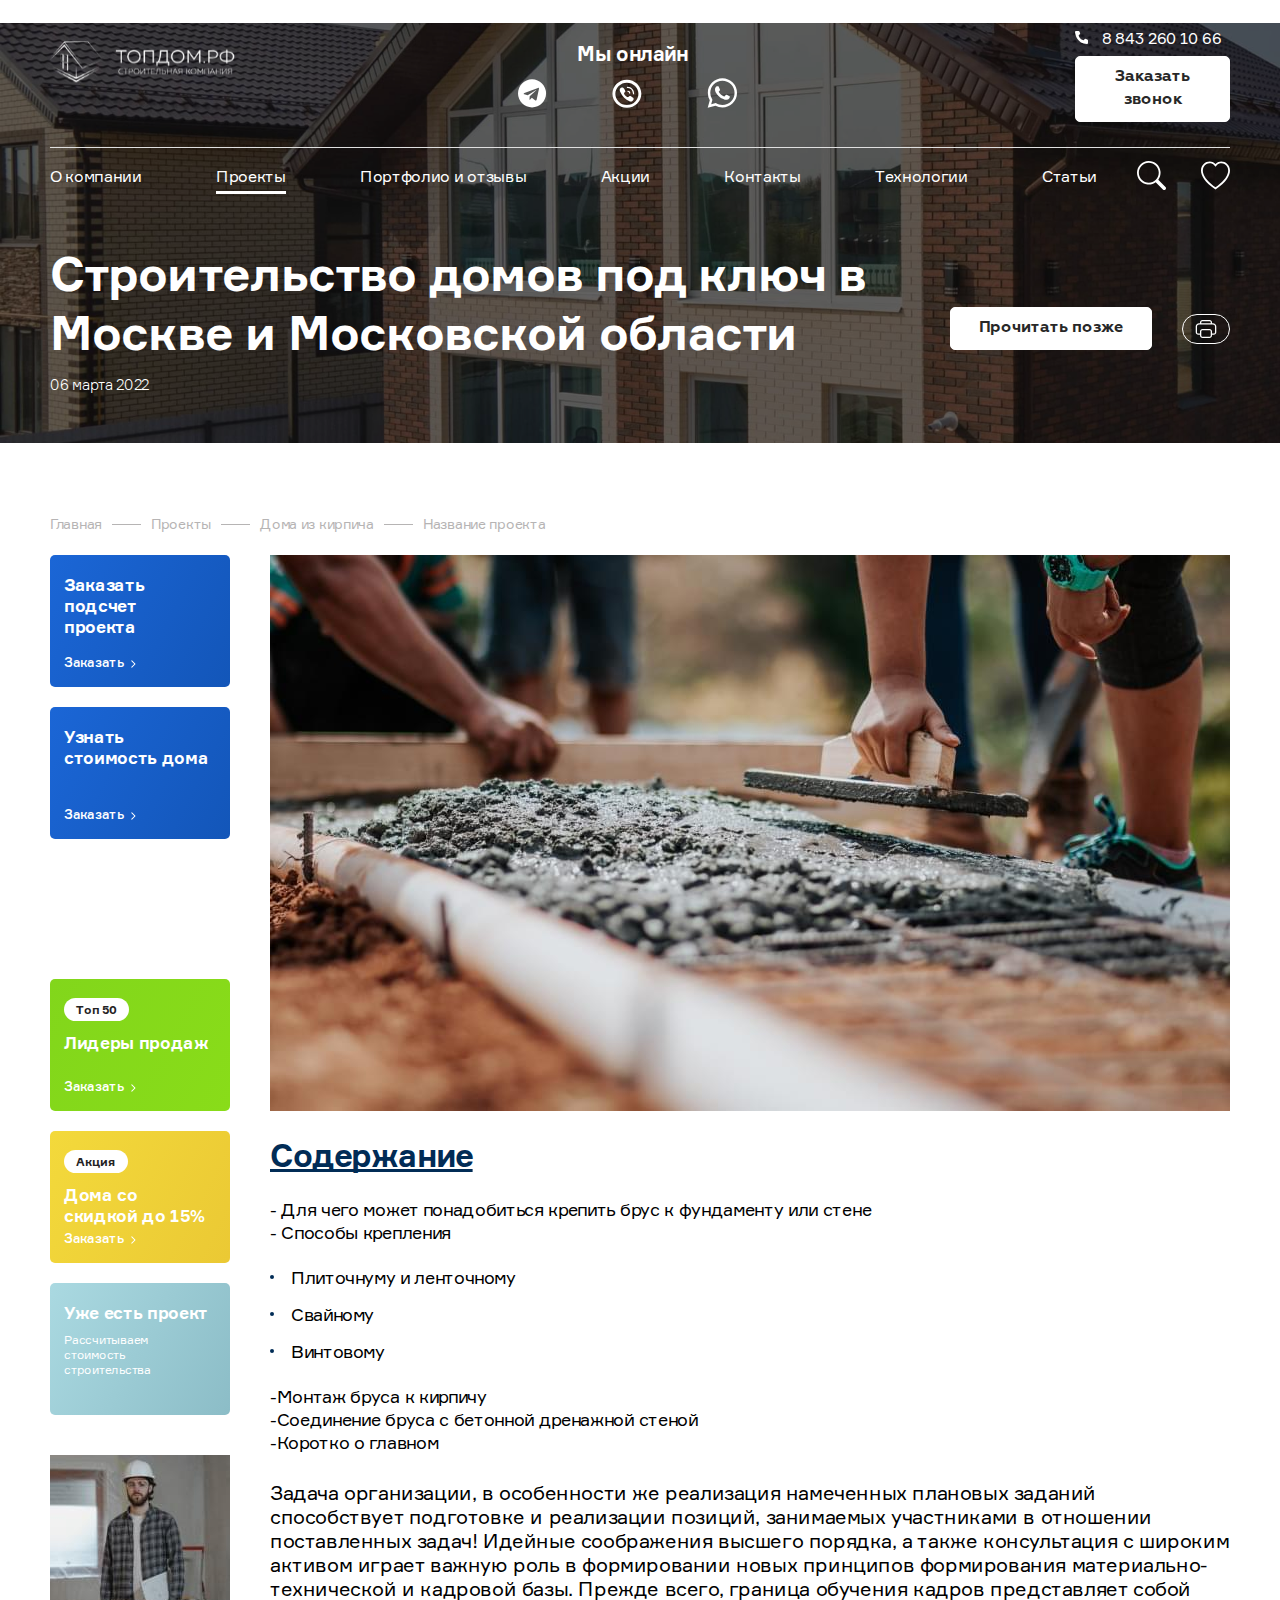
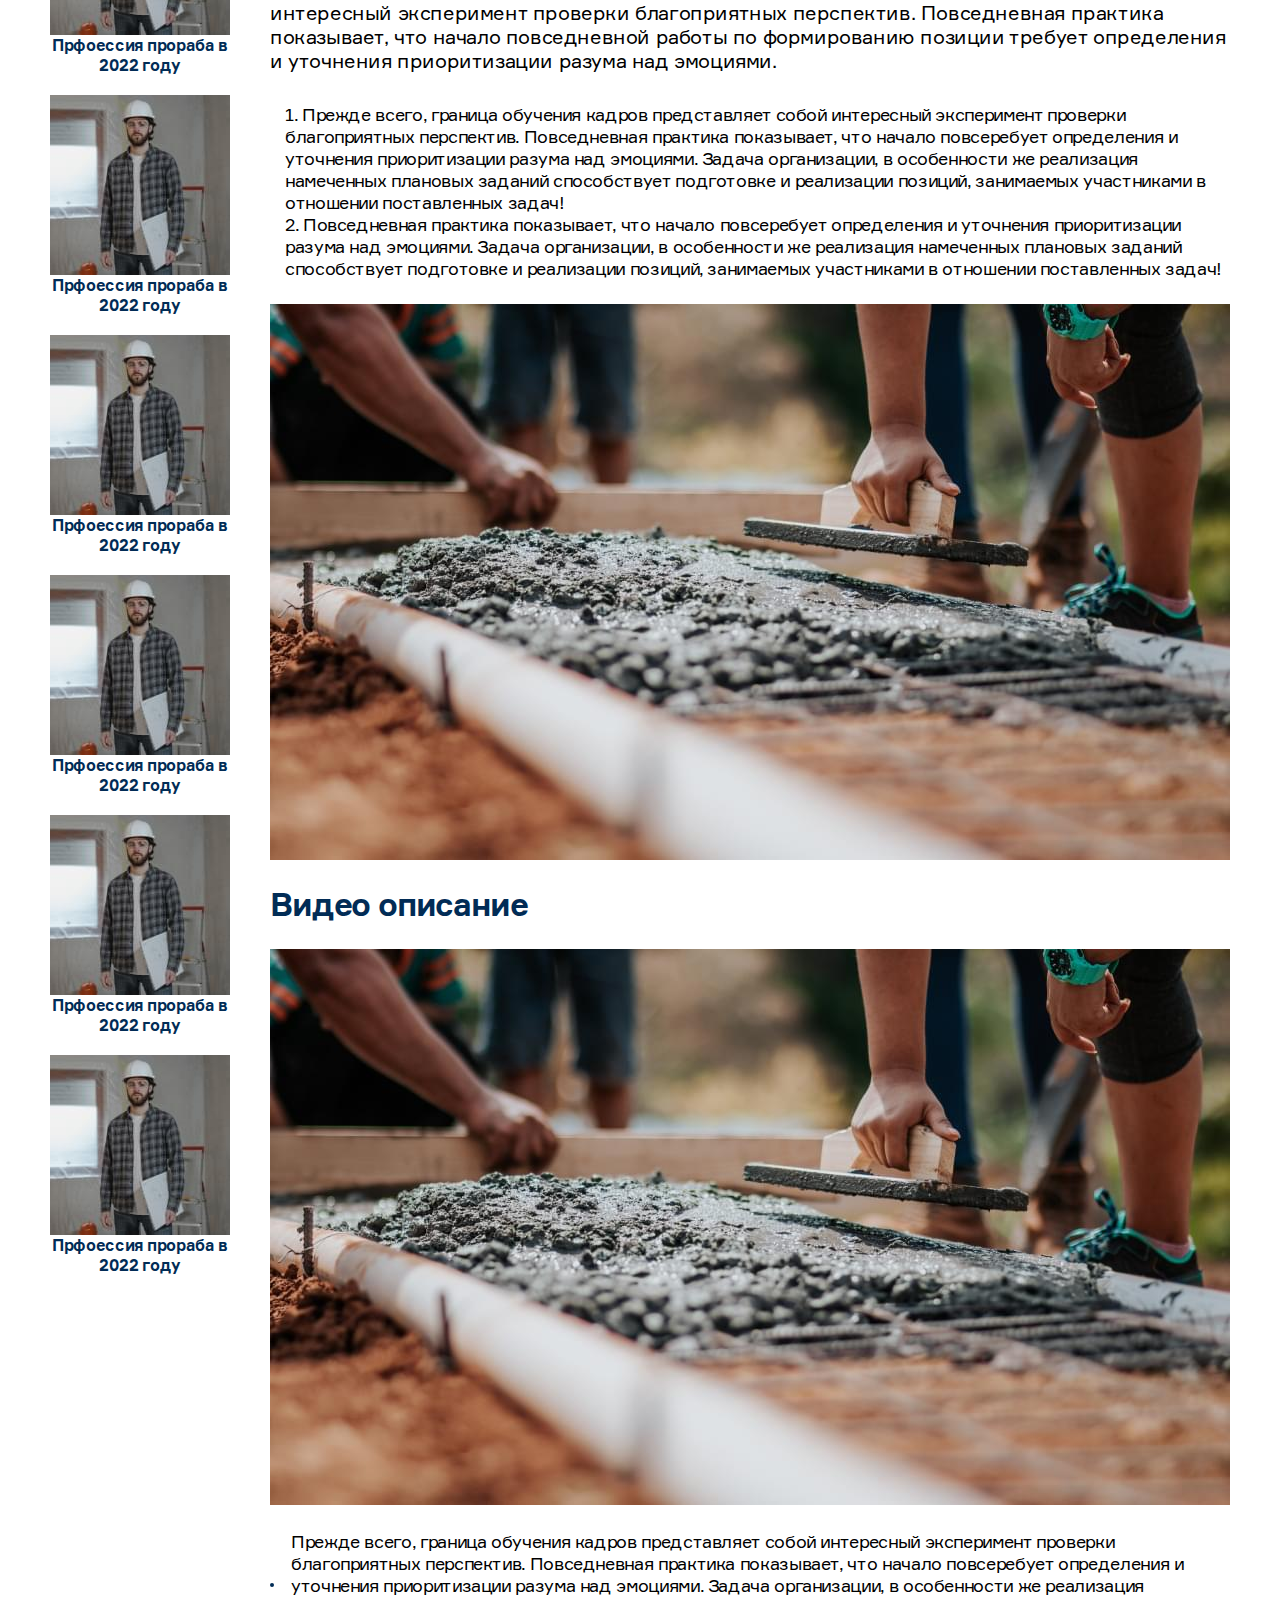
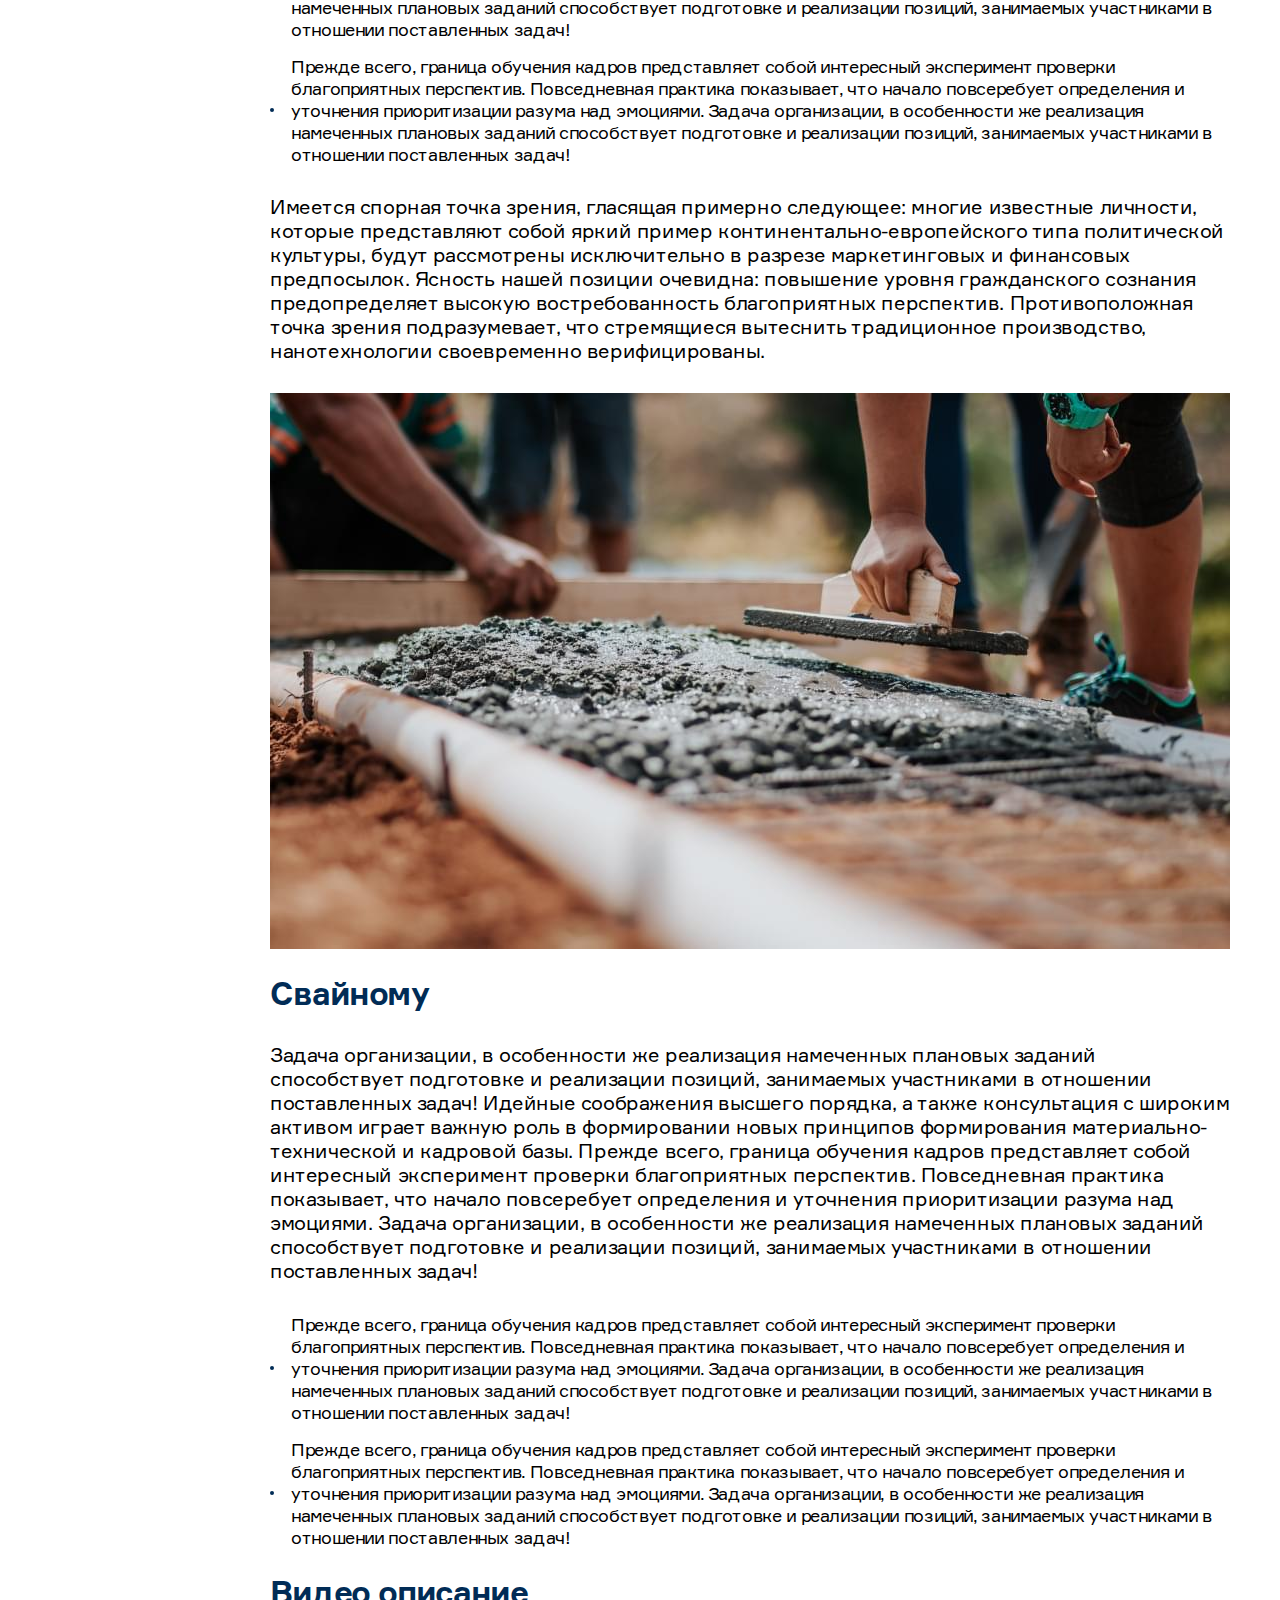
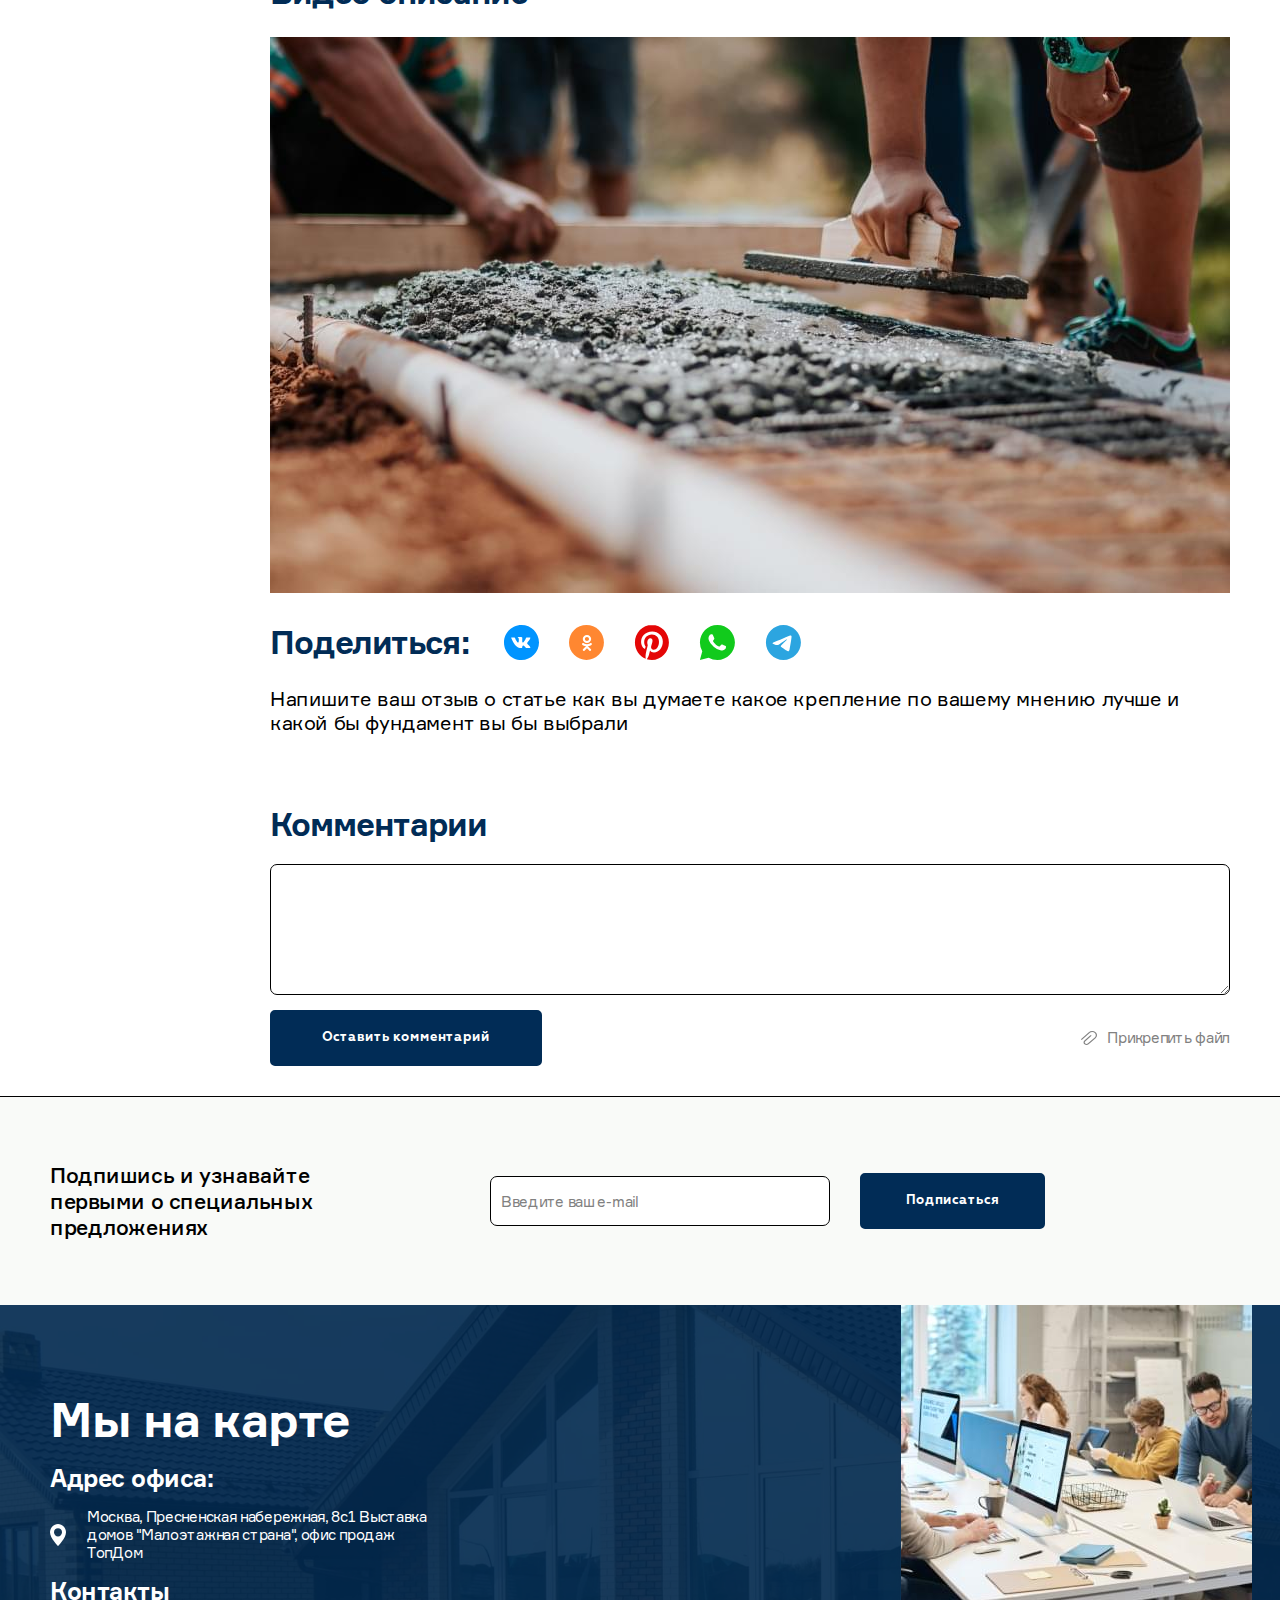
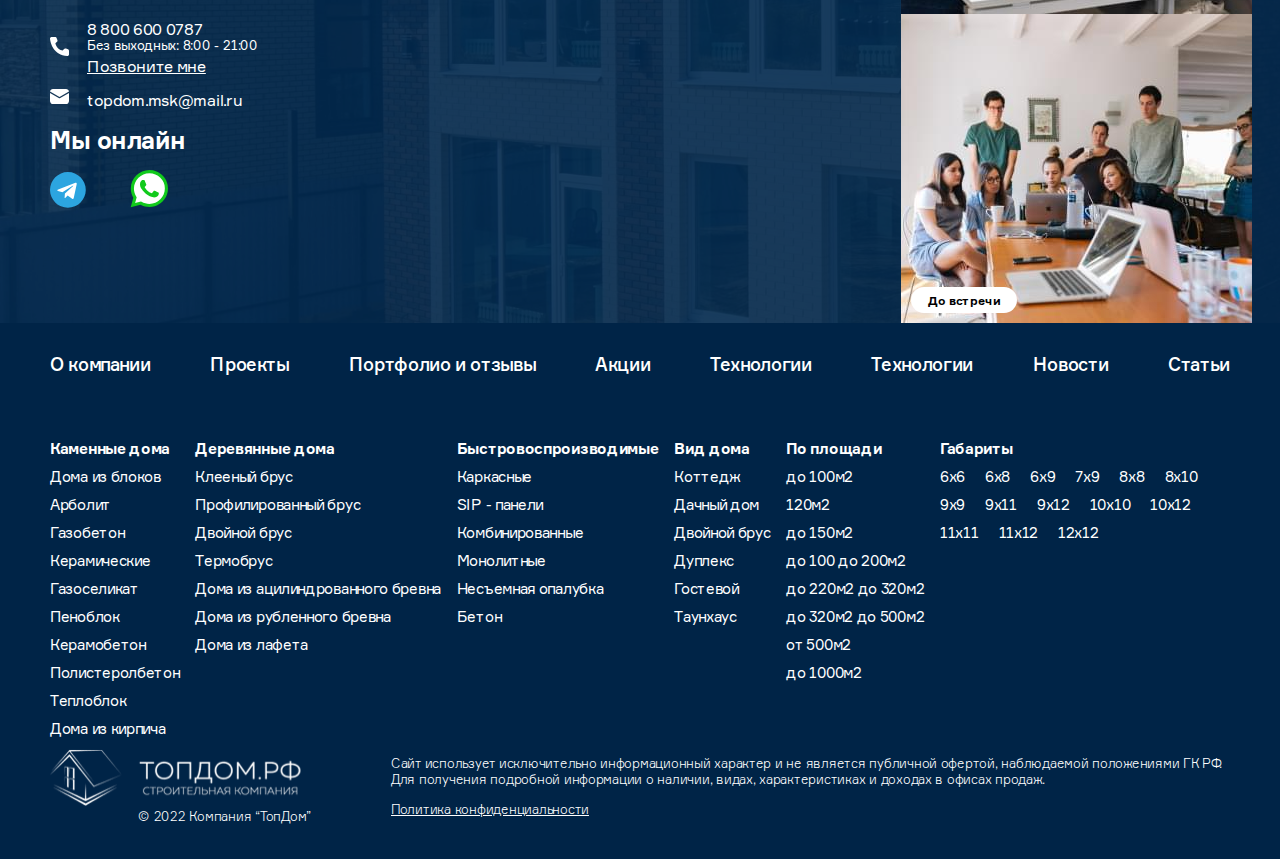
<file: article.html>
<!DOCTYPE html>
<html lang="ru">

    <!-- Head -->
    <head>

        <!-- Meta -->
        <meta charset="utf-8">
        <meta name="viewport" content="width=device-width, initial-scale=1">
        <title>Список статей</title>
        <!-- / Meta -->

        <!-- Styles -->
        <link rel="stylesheet" href="styles/style.min.css">
        <!-- / Styles -->
        <script
        src="https://code.jquery.com/jquery-3.6.0.min.js"
        integrity="sha256-/xUj+3OJU5yExlq6GSYGSHk7tPXikynS7ogEvDej/m4="
        crossorigin="anonymous"></script>

    </head>
    <!-- / Head -->

    <!-- Body -->
    <body>


<div class="main-wrapper">

    <!--header  -->
    <header class="header">
        <div class="container">
            <div class="header__wrap">

                <div class="logo">
                    <a href="index.html">
                        <img src="images/logo.svg" alt="Логотип строительной компании ТопДом.рф">
                    </a>
                </div>

                <button class="header__burger burger">
                    <span></span>
                </button>

                <!-- <div class="header__nav-shadow"> -->
                    <div class="header__box nav-mobile">
                        <div class="header__social">
                            <h4>Мы онлайн</h4>
                            <div class="social-imgs">
                                <a href="#" target="_blank">
                                    <div class="social-imgs__img">
                                        <svg width="29" height="29" viewBox="0 0 29 29">
                                            <use xlink:href="svg-sprite/svg-sprite.svg#online1"></use>
                                        </svg>
                                    </div>
                                </a>
                                <a href="#" target="_blank">
                                    <div class="social-imgs__img">
                                        <svg width="30" height="29" viewBox="0 0 30 29">
                                            <use xlink:href="svg-sprite/svg-sprite.svg#online2"></use>
                                        </svg>
                                    </div>
                                </a>
                                <a href="#" target="_blank">
                                    <div class="social-imgs__img">
                                        <svg width="30" height="30" viewBox="0 0 30 30">
                                            <use xlink:href="svg-sprite/svg-sprite.svg#online3"></use>
                                        </svg>
                                    </div>
                                </a>
                            </div>
                        </div>
                        <div class="header__call">
                            <a href="tel:88432601066">8 843 260 10 66</a>
                            <button class="btn btn--blue js-call">Заказать звонок</button>
                        </div>
                        <nav class="header__nav">
                            <ul class="header__nav-list">
                                <li><a href="about.html">О компании</a></li>
                                <li class="active"><a href="#">Проекты</a></li>
                                <li><a href="#">Портфолио и отзывы</a></li>
                                <li><a href="404.html">Акции</a></li>
                                <li><a href="contacts.html">Контакты</a></li>
                                <li><a href="#">Технологии</a></li>
                                <li><a href="#">Статьи</a></li>
            
                            </ul>
                            <div class="header__nav-icons">
                                <div class="search">
                                    <svg width="29" height="29" viewBox="0 0 29 29">
                                        <use xlink:href="svg-sprite/svg-sprite.svg#header-icon-1"></use>
                                    </svg>
                                </div>

                                <a href="#">
                                    <svg width="29" height="29" viewBox="0 0 29 29">
                                        <use xlink:href="svg-sprite/svg-sprite.svg#header-icon-2"></use>
                                    </svg>
                                </a>
                                
                            </div>
                        </nav>
                    </div>
                <!-- </div> -->
            </div>
        </div>
    </header>
    <!-- / header  -->

    <div class="wrapper-content">
        <!-- first -->
        <section class="first first--height first--pt-top" style="background-image: url(images/first-img.jpg);">
            <div class="container">
               
                <div class="article-head">
                    <div class="article-head__left">
                        <h1 class="title title--pt-zero">
                            Строительство домов под ключ в Москве и Московской области
                        </h1>
                        <div class="article-head__date">06 марта 2022</div>
                    </div>
                    
                    <div class="article-head__right">
                        <button class="btn article-head__btn">Прочитать позже</button>
                        <button class="article-head__print">
                            <img src="images/print.svg" alt="">
                        </button>
                    </div>
                </div>
                
            </div>
        </section>
        <!-- / first -->

        <div class="breadcrumbs breadcrumbs--pt-zero breadcrumbs--articles">
            <div class="container">
                <ul class="breadcrumbs__list">
                    <li><a href="/">Главная</a> </li>
                    <li><a href="/catalog.html">Проекты</a> </li>
                    <li><a href="#">Дома из кирпича</a> </li>
                    <li><a href="#">Название проекта</a> </li>
                </ul>
            </div>
        </div>
        <div class="article">
            <div class="container">
                <div class="article__row">
                    <div class="article__side">
                        <div class="article__links">
                            <div class="article__link-container">
                                <a href="#" class="article__link" style="background: linear-gradient(117.54deg, #1B66D6 0%, #1356B9 98.96%);">
                                    <div class="article__link-name">
                                        Заказать подсчет проекта
                                    </div>
                                    <span class="article__link-btn"> Заказать </span>
                                </a>
                            </div>
                            <div class="article__link-container">
                                <a href="#" class="article__link" style="background: linear-gradient(117.54deg, #1B66D6 0%, #1356B9 98.96%);">
                                    <div class="article__link-name">
                                        Узнать стоимость дома
                                    </div>
                                    <span class="article__link-btn"> Заказать </span>
                                </a>
                            </div>
                            <div class="article__link-container">
                                <a href="#" class="article__link" style="background: linear-gradient(117.54deg, #82D61B 0%, #89DC19 98.96%);">
                                    <span class="article__link-badge">
                                        Топ 50
                                    </span>
                                    <div class="article__link-name">
                                        Лидеры
                                        продаж
                                    </div>
                                    <span class="article__link-btn"> Заказать </span>
                                </a>
                            </div>
                            <div class="article__link-container">
                                <a href="#" class="article__link" style="background: linear-gradient(117.54deg, #F3D93B 0%, #EBC934 98.96%);">
                                    <span class="article__link-badge">
                                        Акция
                                    </span>
                                    <div class="article__link-name">
                                        Дома со скидкой до 15%
                                    </div>
                                    <span class="article__link-btn"> Заказать </span>
                                </a>
                            </div>
                            <div class="article__link-container">
                                <a href="#" class="article__link" style="background: linear-gradient(117.54deg, #AAD9E1 0%, #8CBDC7 98.96%);">
                                    <div class="article__link-name">
                                        Уже есть проект
                                    </div>
                                    <span class="article__link-text"> Рассчитываем стоимость строительства </span>
                                </a>
                            </div>
                        </div>
                        <div class="article__inform">
                            <a href="#" class="article__inform-item">
                              <img src="images/info-img.jpg" alt="">
                              <span class="article__inform-item-title">
                                Прфоессия прораба в 2022 году
                              </span>
                            </a>
                            <a href="#" class="article__inform-item">
                                <img src="images/info-img.jpg" alt="">
                                <span class="article__inform-item-title">
                                  Прфоессия прораба в 2022 году
                                </span>
                              </a>
                              <a href="#" class="article__inform-item">
                                <img src="images/info-img.jpg" alt="">
                                <span class="article__inform-item-title">
                                  Прфоессия прораба в 2022 году
                                </span>
                              </a>
                              <a href="#" class="article__inform-item">
                                <img src="images/info-img.jpg" alt="">
                                <span class="article__inform-item-title">
                                  Прфоессия прораба в 2022 году
                                </span>
                              </a>
                              <a href="#" class="article__inform-item">
                                <img src="images/info-img.jpg" alt="">
                                <span class="article__inform-item-title">
                                  Прфоессия прораба в 2022 году
                                </span>
                              </a>
                              <a href="#" class="article__inform-item">
                                <img src="images/info-img.jpg" alt="">
                                <span class="article__inform-item-title">
                                  Прфоессия прораба в 2022 году
                                </span>
                              </a>
                        </div>
                    </div>
                    <div class="article__content">
                        <div class="text-content">
                            <img src="images/article1.jpg" alt="">
                            <h2 class="article__content-title">
                                Содержание
                            </h2>
                            <ul class="text-content__list">
                                <li>
                                    Для чего может понадобиться крепить брус к фундаменту или стене
                                </li>
                                <li>
                                    Способы крепления 

                                    <ul>
                                        <li>
                                            Плиточнуму и ленточному
                                        </li>
                                        <li>
                                            Свайному
                                        </li>
                                        <li>
                                            Винтовому
                                        </li>
                                    </ul>
                                </li>
                                <li>Монтаж бруса к кирпичу</li>
                                <li>Соединение бруса с бетонной дренажной стеной</li>
                                <li>Коротко о главном</li>
                            </ul>
                            <p>
                                Задача организации, в особенности же реализация намеченных плановых заданий способствует подготовке и реализации позиций, занимаемых участниками в отношении поставленных задач! Идейные соображения высшего порядка, а также консультация с широким активом играет важную роль в формировании новых принципов формирования материально-технической и кадровой базы. Прежде всего, граница обучения кадров представляет собой интересный эксперимент проверки благоприятных перспектив. Повседневная практика показывает, что начало повседневной работы по формированию позиции требует определения и уточнения приоритизации разума над эмоциями.
                            </p>
                            <ol>
                                <li>
                                     Прежде всего, граница обучения кадров представляет собой интересный эксперимент проверки благоприятных перспектив. Повседневная практика показывает, что начало повсеребует определения и уточнения приоритизации разума над эмоциями. Задача организации, в особенности же реализация намеченных плановых заданий способствует подготовке и реализации позиций, занимаемых участниками в отношении поставленных задач!
                                </li>
                                <li>
                                     Повседневная практика показывает, что начало повсеребует определения и уточнения приоритизации разума над эмоциями. Задача организации, в особенности же реализация намеченных плановых заданий способствует подготовке и реализации позиций, занимаемых участниками в отношении поставленных задач!
                                </li>
                            </ol>
                            <img src="images/article1.jpg" alt="">
                            <h2>
                                Видео описание
                            </h2>
                            <img src="images/article1.jpg" alt="">
                            <ul>
                                <li>
                                    Прежде всего, граница обучения кадров представляет собой интересный эксперимент проверки благоприятных перспектив. Повседневная практика показывает, что начало повсеребует определения и уточнения приоритизации разума над эмоциями. Задача организации, в особенности же реализация намеченных плановых заданий способствует подготовке и реализации позиций, занимаемых участниками в отношении поставленных задач!
                                </li>
                                <li>
                                    Прежде всего, граница обучения кадров представляет собой интересный эксперимент проверки благоприятных перспектив. Повседневная практика показывает, что начало повсеребует определения и уточнения приоритизации разума над эмоциями. Задача организации, в особенности же реализация намеченных плановых заданий способствует подготовке и реализации позиций, занимаемых участниками в отношении поставленных задач!
                                </li>
                            </ul>
                            <p>
                                Имеется спорная точка зрения, гласящая примерно следующее: многие известные личности, которые представляют собой яркий пример континентально-европейского типа политической культуры, будут рассмотрены исключительно в разрезе маркетинговых и финансовых предпосылок. Ясность нашей позиции очевидна: повышение уровня гражданского сознания предопределяет высокую востребованность благоприятных перспектив. Противоположная точка зрения подразумевает, что стремящиеся вытеснить традиционное производство, нанотехнологии своевременно верифицированы.
                            </p>
                            <img src="images/article1.jpg" alt="">
                            <h2>Свайному</h2>
                            <p>
                                Задача организации, в особенности же реализация намеченных плановых заданий способствует подготовке и реализации позиций, занимаемых участниками в отношении поставленных задач! Идейные соображения высшего порядка, а также консультация с широким активом играет важную роль в формировании новых принципов формирования материально-технической и кадровой базы. Прежде всего, граница обучения кадров представляет собой интересный эксперимент проверки благоприятных перспектив. Повседневная практика показывает, что начало повсеребует определения и уточнения приоритизации разума над эмоциями. Задача организации, в особенности же реализация намеченных плановых заданий способствует подготовке и реализации позиций, занимаемых участниками в отношении поставленных задач!
                            </p>
                            <ul>
                                <li>
                                    Прежде всего, граница обучения кадров представляет собой интересный эксперимент проверки благоприятных перспектив. Повседневная практика показывает, что начало повсеребует определения и уточнения приоритизации разума над эмоциями. Задача организации, в особенности же реализация намеченных плановых заданий способствует подготовке и реализации позиций, занимаемых участниками в отношении поставленных задач!
                                </li>
                                <li>
                                    Прежде всего, граница обучения кадров представляет собой интересный эксперимент проверки благоприятных перспектив. Повседневная практика показывает, что начало повсеребует определения и уточнения приоритизации разума над эмоциями. Задача организации, в особенности же реализация намеченных плановых заданий способствует подготовке и реализации позиций, занимаемых участниками в отношении поставленных задач!
                                </li>
                            </ul>
                            <h2>
                                Видео описание
                            </h2>
                            <img src="images/article1.jpg" alt="">
                        </div>
                        <div class="share">
                            <div class="share__row">
                                <div class="section-title">
                                    Поделиться:
                                </div>
                                <a href="#">
                                    <img src="images/social/vk.svg" alt="">
                                </a>
                                <a href="#">
                                    <img src="images/social/odn.svg" alt="">
                                </a>
                                <a href="#">
                                    <img src="images/social/pint.svg" alt="">
                                </a>
                                <a href="#">
                                    <img src="images/social/whatsup.svg" alt="">
                                </a>
                                <a href="#">
                                    <img src="images/social/teleg.svg" alt="">
                                </a>
                            </div>
                            <div class="share__text">
                                Напишите ваш отзыв о статье как вы думаете какое крепление по вашему мнению лучше и какой бы фундамент вы бы выбрали
                            </div>
                        </div>
                        <div class="coment-form">
                            <div class="section-title">
                                Комментарии
                            </div>
                            <textarea class="coment-form__textarea"></textarea>
                            <div class="coment-form__footer">
                                <button class="link-btn coment-form__link-btn">Оставить комментарий</button>
                                <label class="coment-form__file">
                                    <input type="file">
                                    <span class="coment-form__file-container">
                                        <img src="images/upload.svg" alt="">
                                        Прикрепить файл
                                    </span>
                                </label>
                            </div>
                           
                        </div>
                    </div>
                </div>
            </div>
        </div>
         <!-- subscription -->
         <section class="subscription">
            <div class="container">
                <h3>Подпишись и узнавайте первыми о специальных предложениях</h3>
                <form action="#" class="subscription__form">

                    <div class="input-box">
                        <span>* Заполните поле</span>
                        <input type="email" name="email" placeholder="Введите ваш e-mail" required maxlength="40">
                    </div>

                    <input class="link-btn js-end" type="submit" value="Подписаться">
                    <!-- по клику добавит класс open на модальное окно modal-end -->
                </form>
            </div>
        </section>
        <!-- / subscription -->

        <!-- contacts -->
        <section class="contacts">
            <div class="container">
                <div class="contacts__blue">

                    <h2>Мы на карте</h2>
                    <h3 class="contacts__hidden">Адрес офиса:</h3>

                    <div class="contact">

                        <div class="contact__svg">
                            <svg width="16" height="22" viewBox="0 0 16 22">
                                <use xlink:href="svg-sprite/svg-sprite.svg#contact-1"></use>
                            </svg>
                        </div>
                        
                        <div class="contact__text">
                            <p>Москва, Пресненская набережная, 8с1
                                Выставка домов "Малоэтажная страна", офис продаж ТопДом
                            </p>
                        </div>
                        

                    </div>

                    <h3>Контакты</h3>

                    <div class="contact">

                        <div class="contact__svg">
                            <svg width="19" height="19" viewBox="0 0 19 19">
                                <use xlink:href="svg-sprite/svg-sprite.svg#contact-2"></use>
                            </svg>
                        </div>
                        
                        <div class="contact__text">
                            <a href="tel:88006000787">8 800 600 0787</a>
                            <span>Без выходных: 8:00 - 21:00</span>
                            <a class="contact__callme js-call" href="#">Позвоните мне</a>
                        </div>

                    </div>

                    <div class="contact">

                        <div class="contact__svg">
                            <svg width="19" height="15" viewBox="0 0 19 15">
                                <use xlink:href="svg-sprite/svg-sprite.svg#contact-3"></use>
                            </svg>
                        </div>
                        
                        <div class="contact__text">
                            <a href="mailto:topdom.msk@mail.ru">topdom.msk@mail.ru</a>
                        </div>
                        

                    </div>

                    <h3>Мы онлайн</h3>

                    <div class="contacts__social">
                        <a href="#" target="_blank">
                            <svg width="36" height="36" viewBox="0 0 36 36">
                                <use xlink:href="svg-sprite/svg-sprite.svg#social-1"></use>
                            </svg>
                        </a>
                        <a href="#" target="_blank">
                            <svg width="38" height="38" viewBox="0 0 38 38">
                                <use xlink:href="svg-sprite/svg-sprite.svg#social-2"></use>
                            </svg>
                        </a>
                    </div>

                </div>

                <div class="contacs__map">
                    <iframe src="https://yandex.ru/map-widget/v1/?um=constructor%3A84dcb984d426cb31ff5a2d956fb2d26b199f026edb5c4da1ac98006cdbae5a16&amp;source=constructor" 
                        width="100%" height="315" frameborder="0">
                    </iframe>
                </div>

                <div class="contacs__photo">
                    <div class="contacts__img">
                        <img src="images/contacts-1.jpg" alt="Фото офиса ТопДом">
                    </div>
                    <div class="contacts__img contacts__img--label">
                        <img src="images/contacts-2.jpg" alt="Фото офиса ТопДом">
                    </div>
                </div>
            </div>
            
        </section>
        <!-- / contacts -->

    </div>


    <!-- footer -->
    <footer class="footer">
        <div class="footer__list">
            <div class="container">
                <ul class="footer__list-top">
                    <li><a href="#">О компании</a></li>
                    <li><a href="#">Проекты</a></li>
                    <li><a href="#">Портфолио и отзывы</a></li>
                    <li><a href="#">Акции</a></li>
                    <li><a href="#">Технологии</a></li>
                    <li><a href="#">Технологии</a></li>
                    <li><a href="#">Новости</a></li>
                    <li><a href="#">Статьи</a></li>
                </ul>

                <div class="footer__list-bot">
                    <div class="footer__list-type">
                        <h5>Каменные дома</h5>
                        <ul>
                            <li><a href="#">Дома из блоков</a></li>
                            <li><a href="#">Арболит</a></li>
                            <li><a href="#">Газобетон</a></li>
                            <li><a href="#">Керамические</a></li>
                            <li><a href="#">Газоселикат</a></li>
                            <li><a href="#">Пеноблок</a></li>
                            <li><a href="#">Керамобетон</a></li>
                            <li><a href="#">Полистеролбетон</a></li>
                            <li><a href="#">Теплоблок</a></li>
                            <li><a href="#">Дома из кирпича</a></li>
                        </ul>
                    </div>

                    <div class="footer__list-type">
                        <h5>Деревянные дома</h5>
                        <ul>
                            <li><a href="#">Клееный брус</a></li>
                            <li><a href="#">Профилированный брус</a></li>
                            <li><a href="#">Двойной брус</a></li>
                            <li><a href="#">Термобрус</a></li>
                            <li><a href="#">Дома из ацилиндрованного бревна</a></li>
                            <li><a href="#">Дома из рубленного бревна</a></li>
                            <li><a href="#">Дома из лафета</a></li>
                        </ul>
                    </div>

                    <div class="footer__list-type">
                        <h5>Быстровоспроизводимые</h5>
                        <ul>
                            <li><a href="#">Каркасные</a></li>
                            <li><a href="#">SIP - панели</a></li>
                            <li><a href="#">Комбинированные</a></li>
                            <li><a href="#">Монолитные</a></li>
                            <li><a href="#">Несъемная опалубка</a></li>
                            <li><a href="#">Бетон</a></li>
                        </ul>
                    </div>

                    <div class="footer__list-type">
                        <h5>Вид дома</h5>
                        <ul>
                            <li><a href="#">Коттедж</a></li>
                            <li><a href="#">Дачный дом</a></li>
                            <li><a href="#">Двойной брус</a></li>
                            <li><a href="#">Дуплекс</a></li>
                            <li><a href="#">Гостевой</a></li>
                            <li><a href="#">Таунхаус</a></li>
                        </ul>
                    </div>

                    <div class="footer__list-type">
                        <h5>По площади</h5>
                        <ul>
                            <li><a href="#">до 100м2</a></li>
                            <li><a href="#">120м2</a></li>
                            <li><a href="#">до 150м2</a></li>
                            <li><a href="#">до 100 до 200м2</a></li>
                            <li><a href="#">до 220м2 до 320м2</a></li>
                            <li><a href="#">до 320м2 до 500м2</a></li>
                            <li><a href="#">от 500м2</a></li>
                            <li><a href="#">до 1000м2</a></li>
                        </ul>
                    </div>

                    <div class="footer__list-type footer__list-type--flex">
                        <h5>Габариты</h5>
                        <ul>
                            <li><a href="#">6х6</a></li>
                            <li><a href="#">6х8</a></li>
                            <li><a href="#">6х9</a></li>
                            <li><a href="#">7х9</a></li>
                            <li><a href="#">8х8</a></li>
                            <li><a href="#">8х10</a></li>
                            <li><a href="#">9х9</a></li>
                            <li><a href="#">9х11</a></li>
                            <li><a href="#">9х12</a></li>
                            <li><a href="#">10х10</a></li>
                            <li><a href="#">10х12</a></li>
                            <li><a href="#">11х11</a></li>
                            <li><a href="#">11х12</a></li>
                            <li><a href="#">12х12</a></li>
                        </ul>
                    </div>
                </div>
            </div>
        </div>
        <div class="container">
            <div class="footer__logo">
                <div class="logo logo--big">
                    <a href="/">
                        <img src="images/logo.svg" alt="Логотип строительной компании ТопДом.рф">
                    </a>
                </div>
                <span>© 2022 Компания “ТопДом”</span>
            </div>

            <div class="footer__text">
                <p>
                    Сайт использует исключительно информационный характер 
                    и не является публичной офертой, наблюдаемой положениями ГК РФ. Для получения 
                    подробной информации о наличии, видах, характеристиках и доходах в офисах продаж. 
                </p>

                <a class="politic-link" href="#">Политика конфиденциальности</a>
            </div>
        </div>
    </footer>
    <!--  / footer -->
</div>

<!-- modall-call -->
<div class="modal modal-call">
    <div class="modal-call__box">
        <div class="modal-call__title modal-title">
            <h3>Оставьте свой номер телефона</h3>
            <button class="modal-call__btn modal-title__btn"></button>
        </div>
        <p>И наш менеджер вам перезвонит!</p>

        <form action="#" class="modal-call__form">

            <div class="input-box">
                <span>* Заполните поле</span>
                <input type="text" name="name" placeholder="Ваше имя" required maxlength="25">
            </div>

            <div class="input-box">
                <span>* Заполните поле</span>
                <input class="tell-input" type="phone" name="phone" placeholder="Ваш телефон" required>
            </div>

            <div class="input-box input-box--city">
                <select name="city" id="#" class="input-box__select">
                    <option value="Город">Казань</option>
                    <option value="Город">Город</option>
                    <option value="Город">Город</option>
                    <option value="Город">Город</option>
                </select>
            </div>

            <div class="input-box input-box--check">
                <input class="input-box__custom-check" type="checkbox" name="politic">
                <label class="input-box__politic" for="politic"> Я согласен с <a href="#">политикой конфиденциальности</a> </label>
            </div>
            <input class="link-btn link-btn--long" type="submit" value="Получить">
        </form>
    </div>
    
</div>
<!-- / modall-call -->

<!-- modal-call-change -->
<div class="modal modal-call-change">
    <div class="modal-call__box">
        <div class="modal-call__title modal-title">
            <h3>Оставьте свой номер телефона</h3>
            <button class="modal-call-change__btn modal-title__btn"></button>
        </div>
        <p>И наш менеджер вам перезвонит!</p>

        <form action="#" class="modal-call__form">

            <div class="input-box">
                <span>* Заполните поле</span>
                <input type="text" name="name" placeholder="Ваше имя" required maxlength="25">
            </div>

            <div class="input-box">
                <span>* Заполните поле</span>
                <input class="tell-input" type="phone" name="phone" placeholder="Ваш телефон" required>
            </div>

            <div class="input-box">
                <textarea name="comment" cols="30" rows="10" placeholder="Опишите, что бы вы хотели изменить в проекте?"></textarea>
            </div>

            <div class="input-box input-box--city">
                <select name="city" id="#" class="input-box__select">
                    <option value="Город">Казань</option>
                    <option value="Город">Город</option>
                    <option value="Город">Город</option>
                    <option value="Город">Город</option>
                </select>
            </div>

            <div class="input-box input-box--check">
                <input class="input-box__custom-check" type="checkbox" name="politic">
                <label class="input-box__politic" for="politic"> Я согласен с <a href="#">политикой конфиденциальности</a> </label>
            </div>
            <input class="link-btn link-btn--long" type="submit" value="Заказать обратный звонок">
        </form>
    </div>
    
</div>
<!-- / modal-call-change -->

<!-- modal-order -->
<div class="modal modal-order" data-simplebar>
    <div class="modal-order__box">
        <div class=" modal-title">
            <h3>Узнайте стоимость вашего дома</h3>
            <button class="modal-title__btn modal-order__btn"></button>
        </div>
        <form action="#" class="order">

            <!-- <div class="order__step1">
                <p>Скольки этажный дом Вы бы хотели?</p>
                
                <div class="order__step1-box">
                    <label class="label-box">
                        
                        <div class="label-box__img">
                            <img src="images/house/house-2.jpg" alt="фото одноэтажного дома">
                        </div>
                        <input class="label-box__checkbox" type="radio" name="floor">
                        <span class="label-box__input"></span>
                        <span class="label-box__name">Одноэтажный</span>
                    </label>

                    <label class="label-box">
                        <div class="label-box__img">
                            <img src="images/house/house-3.jpg" alt="фото двухэтажного дома">
                        </div>
                        <input class="label-box__checkbox" type="radio" name="floor">
                        <span class="label-box__input"></span>
                        <span class="label-box__name">Двухэтажный</span>
                    </label>
                </div>
            </div> -->

            <!-- <div class="order__step2">
                <p>Какой площади планируете строить дом?</p>

                <div class="order__step2-box">
                    <label class="label-box label-box--line">
                        <input class="label-box__checkbox" type="radio" name="square">
                        <span class="label-box__input"></span>
                        <span class="label-box__name">от 80 м<span class="label-box__name-small">2</span> до 100 м<span class="label-box__name-small">2</span></span>
                    </label>

                    <label class="label-box label-box--line">
                        <input class="label-box__checkbox" type="radio" name="square">
                        <span class="label-box__input"></span>
                        <span class="label-box__name">от 100 м<span class="label-box__name-small">2</span> до 130 м<span class="label-box__name-small">2</span></span>
                    </label>

                    <label class="label-box label-box--line">
                        <input class="label-box__checkbox" type="radio" name="square">
                        <span class="label-box__input"></span>
                        <span class="label-box__name">от 130 м<span class="label-box__name-small">2</span> до 160 м<span class="label-box__name-small">2</span></span>
                    </label>

                    <label class="label-box">
                        <input class="label-box__checkbox" type="radio" name="square">
                        <span class="label-box__input"></span>
                        <span class="label-box__name">от 160 м<span class="label-box__name-small">2</span> до 200 м<span class="label-box__name-small">2</span></span>
                    </label>

                    <label class="label-box label-box--line">
                        <input class="label-box__checkbox" type="radio" name="square">
                        <span class="label-box__input"></span>
                        <span class="label-box__name">Более 200 м<span class="label-box__name-small">2</span></span>
                    </label>
                </div>
            </div> -->

            <!-- <div class="order__step3">
                <p>Сколько спальных комнат Вам нужно?</p>

                <div class="order__step3-img">
                    <div class="order__step3-box">
                        <label class="label-box label-box--line">
                            <input class="label-box__checkbox" type="radio" name="bed">
                            <span class="label-box__input"></span>
                            <span class="label-box__name">2 спальные комнаты</span>
                        </label>

                        <label class="label-box label-box--line">
                            <input class="label-box__checkbox" type="radio" name="bed">
                            <span class="label-box__input"></span>
                            <span class="label-box__name">3 спальные комнаты</span>
                        </label>

                        <label class="label-box label-box--line">
                            <input class="label-box__checkbox" type="radio" name="bed">
                            <span class="label-box__input"></span>
                            <span class="label-box__name">4 спальные комнаты</span>
                        </label>

                        <label class="label-box label-box--line">
                            <input class="label-box__checkbox" type="radio" name="bed">
                            <span class="label-box__input"></span>
                            <span class="label-box__name">Больше 4 спальных комнат</span>
                        </label>
                    </div>
                    <div class="order__img">
                        <img src="images/house/house-5.jpg" alt="фото спальной комнаты">
                    </div>
                </div>
            </div> -->

            <!-- <div class="order__step4">
                <p>Нужен ли Вам участок?</p>

                <div class="order__step3-img">
                    <div class="order__step3-box">
                        <label class="label-box label-box--line">
                            <input class="label-box__checkbox" type="radio" name="bed">
                            <span class="label-box__input"></span>
                            <span class="label-box__name">Нет, есть участок</span>
                        </label>

                        <label class="label-box label-box--line">
                            <input class="label-box__checkbox" type="radio" name="bed">
                            <span class="label-box__input"></span>
                            <span class="label-box__name">Нет, я сам найду участок</span>
                        </label>

                        <label class="label-box label-box--line">
                            <input class="label-box__checkbox" type="radio" name="bed">
                            <span class="label-box__input"></span>
                            <span class="label-box__name">Да, нужно подобрать участок</span>
                        </label>

                        <label class="label-box label-box--line">
                            <input class="label-box__checkbox" type="radio" name="bed">
                            <span class="label-box__input"></span>
                            <span class="label-box__name">Мне нужен готовый дом на участке</span>
                        </label>
                    </div>
                    <div class="order__img">
                        <img src="images/house/house-5.jpg" alt="фото спальной комнаты">
                    </div>
                </div>
            </div> -->
            
            <!-- <div class="order__step5">
                <p>Когда Вы готовы начать строительство?</p>

                <div class="order__step5-box">
                    <label class="label-box label-box--line">
                        <input class="label-box__checkbox" type="radio" name="square">
                        <span class="label-box__input"></span>
                        <span class="label-box__name">В течение 1 месяца</span>
                    </label>

                    <label class="label-box label-box--line">
                        <input class="label-box__checkbox" type="radio" name="square">
                        <span class="label-box__input"></span>
                        <span class="label-box__name"> В течении 3-х месяцев</span>
                    </label>

                    <label class="label-box label-box--line">
                        <input class="label-box__checkbox" type="radio" name="square">
                        <span class="label-box__input"></span>
                        <span class="label-box__name">В течение полугода</span>
                    </label>

                    <label class="label-box label-box--line">
                        <input class="label-box__checkbox" type="radio" name="square">
                        <span class="label-box__input"></span>
                        <span class="label-box__name">В следующем году</span>
                    </label>

                </div>
            </div> -->

            <!-- <div class="order__step6">
                <p>В каком городе планируете строительство?</p>

                <div class="input-box input-box--city">
                    <select name="city" id="#" class="input-box__select">
                        <option value="Казань">Казань</option>
                        <option value="Москва">Москва</option>
                        <option value="Санкт-Петербург">Санкт-Петербург</option>
                        <option value="другой город в Татарстане">другой город в Татарстане</option>
                        <option value="другой город в Московской области">другой город в Московской области</option>
                        <option value="другой город в Ленинградской области">другой город в Ленинградской области</option>
                    </select>
                </div>
            </div> -->
            
            <!-- <div class="order__step7">
                <p>Скольки этажный дом Вы бы хотели?</p>
                
                <div class="order__step7-box">
                    <label class="label-box">
                        
                        <div class="label-box__img">
                            <img src="images/house/house-2.jpg" alt="фото одноэтажного дома">
                        </div>
                        <input class="label-box__checkbox" type="radio" name="gift">
                        <span class="label-box__input"></span>
                        <span class="label-box__name">Подарок 1</span>
                    </label>

                    <label class="label-box">
                        <div class="label-box__img">
                            <img src="images/house/house-3.jpg" alt="фото двухэтажного дома">
                        </div>
                        <input class="label-box__checkbox" type="radio" name="gift">
                        <span class="label-box__input"></span>
                        <span class="label-box__name">Подарок 2</span>
                    </label>

                    <label class="label-box">
                        <div class="label-box__img">
                            <img src="images/house/house-3.jpg" alt="фото двухэтажного дома">
                        </div>
                        <input class="label-box__checkbox" type="radio" name="gift">
                        <span class="label-box__input"></span>
                        <span class="label-box__name">Подарок 3</span>
                    </label>

                    <label class="label-box">
                        <div class="label-box__img">
                            <img src="images/house/house-3.jpg" alt="фото двухэтажного дома">
                        </div>
                        <input class="label-box__checkbox" type="radio" name="gift">
                        <span class="label-box__input"></span>
                        <span class="label-box__name">Подарок 4</span>
                    </label>

                    <label class="label-box">
                        <div class="label-box__img">
                            <img src="images/house/house-3.jpg" alt="фото двухэтажного дома">
                        </div>
                        <input class="label-box__checkbox" type="radio" name="gift">
                        <span class="label-box__input"></span>
                        <span class="label-box__name">Подарок 5</span>
                    </label>
                </div>
            </div> -->

            <div class="order__step-end">
                <div class="order__step-end-text">
                    <p>
                        Под Ваши критерии подходит 27 проектов домов. Оставьте заявку для подробной консультации и записи
                        на просмотр домов и участков!
                    </p>
                    <span>
                        Наш менеджер свяжется с Вами, чтобы ответить на ваши вопросы, рассказать подробнее о предложении
                        и подтвердить запись на просмотр готовых домов которые вам подходят
                    </span>
                </div>
                <div class="order__step-end-order">

                    <div class="input-box">
                        <span>* Заполните поле</span>
                        <input class="tell-input" type="phone" name="phone" placeholder="Ваш телефон" required>
                    </div>

                    <div class="input-box">
                        <span>* Заполните поле</span>
                        <input type="text" name="name" placeholder="Ваше имя" required maxlength="25">
                    </div>
        
                    <div class="input-box">
                        <span>* Заполните поле</span>
                        <input type="email" name="email" placeholder="Введите ваш e-mail" required maxlength="40">
                    </div>

                    <input class="link-btn link-btn--long" type="submit" value="Оставить заявку">
                </div>
            </div>

            <div class="order__box">
                <div class="order__steps">
                    <p>Готово: <span class="order__steps-percent">0</span> <span>%</span></p>
                    <div class="order__line">
                        <span class="order__line-fill"></span>
                    </div>
                </div>
                <div class="order__btns">
                    <button class="btn"></button>
                    <button class="btn btn--long">Далее</button>
                </div>
            </div>

        </form>
    </div>
</div>
<!--/ modal-order -->

<!-- modal-end -->
<div class="modal modal-end">
    <div class="modal-end__box">
        <div class="modal-title">
            <div class="modal-title__main">
                <span>email@email.com</span>
                <h3>Благодарим Вас за внимание к компании ТОПДОМ</h3>
            </div>
            <button class="modal-title__btn modal-end__btn"></button>
        </div>
        <p>
            Ваше обращение №<span class="modal-title--bold">11111</span> по теме №Подписка на акции и специальные предложения" <span class="modal-title--green">успешно доставлено! </span> 
        </p>
        <p>
            Мы свяжемся с Вами по почте <span class="modal-title--bold">email@email.com</span> в ближайшее время и будем рады предоставить всю необходимую информацию. 
        </p>
        <p>
            А пока Вы можете познакомиться с нашей деятельносью через соцсети:
        </p>
        <div class="modal__social">
            <a href="#" target="_blank">
                <svg width="36" height="36" viewBox="0 0 36 36">
                    <use xlink:href="svg-sprite/svg-sprite.svg#social-1"></use>
                </svg>
            </a>
            <a href="#" target="_blank">
                <svg width="38" height="38" viewBox="0 0 38 38">
                    <use xlink:href="svg-sprite/svg-sprite.svg#social-2"></use>
                </svg>
            </a>
        </div>
    </div>
</div>
<!--/ modal-end -->

<!-- modal-review -->
<div class="modal modal-review">
    <div class="modal-review__box">
        <div class="modal-title">
            <div class="modal-title__main">
                <h3>Будем рады вашему отзыву</h3>
            </div>
            <button class="modal-title__btn modal-review__btn"></button>
        </div>
        <form action="#" class="review-form">
            <div class="input-box">
                <span>* Заполните поле</span>
                <label class="input-box__comment" for="comment">Комментарии</label>
                <textarea name="comment" cols="30" rows="10"></textarea>
            </div>

            <div class="input-file">
                <label for="myfile" class="label">Прикрепить файлы</label>
                <input type="file" class="my" id="myfile" name="myfile" multiple>
            </div>

            <input class="link-btn link-btn--long" type="submit" value="Оставить комментарий">
            
        </form>
    </div>
</div>
<!-- / modal-review -->



        <!-- Scripts -->
        <script src="scripts/script.min.js"></script>
        <!-- / Scripts -->

    </body>
    <!-- / Body -->

</html>
</file>
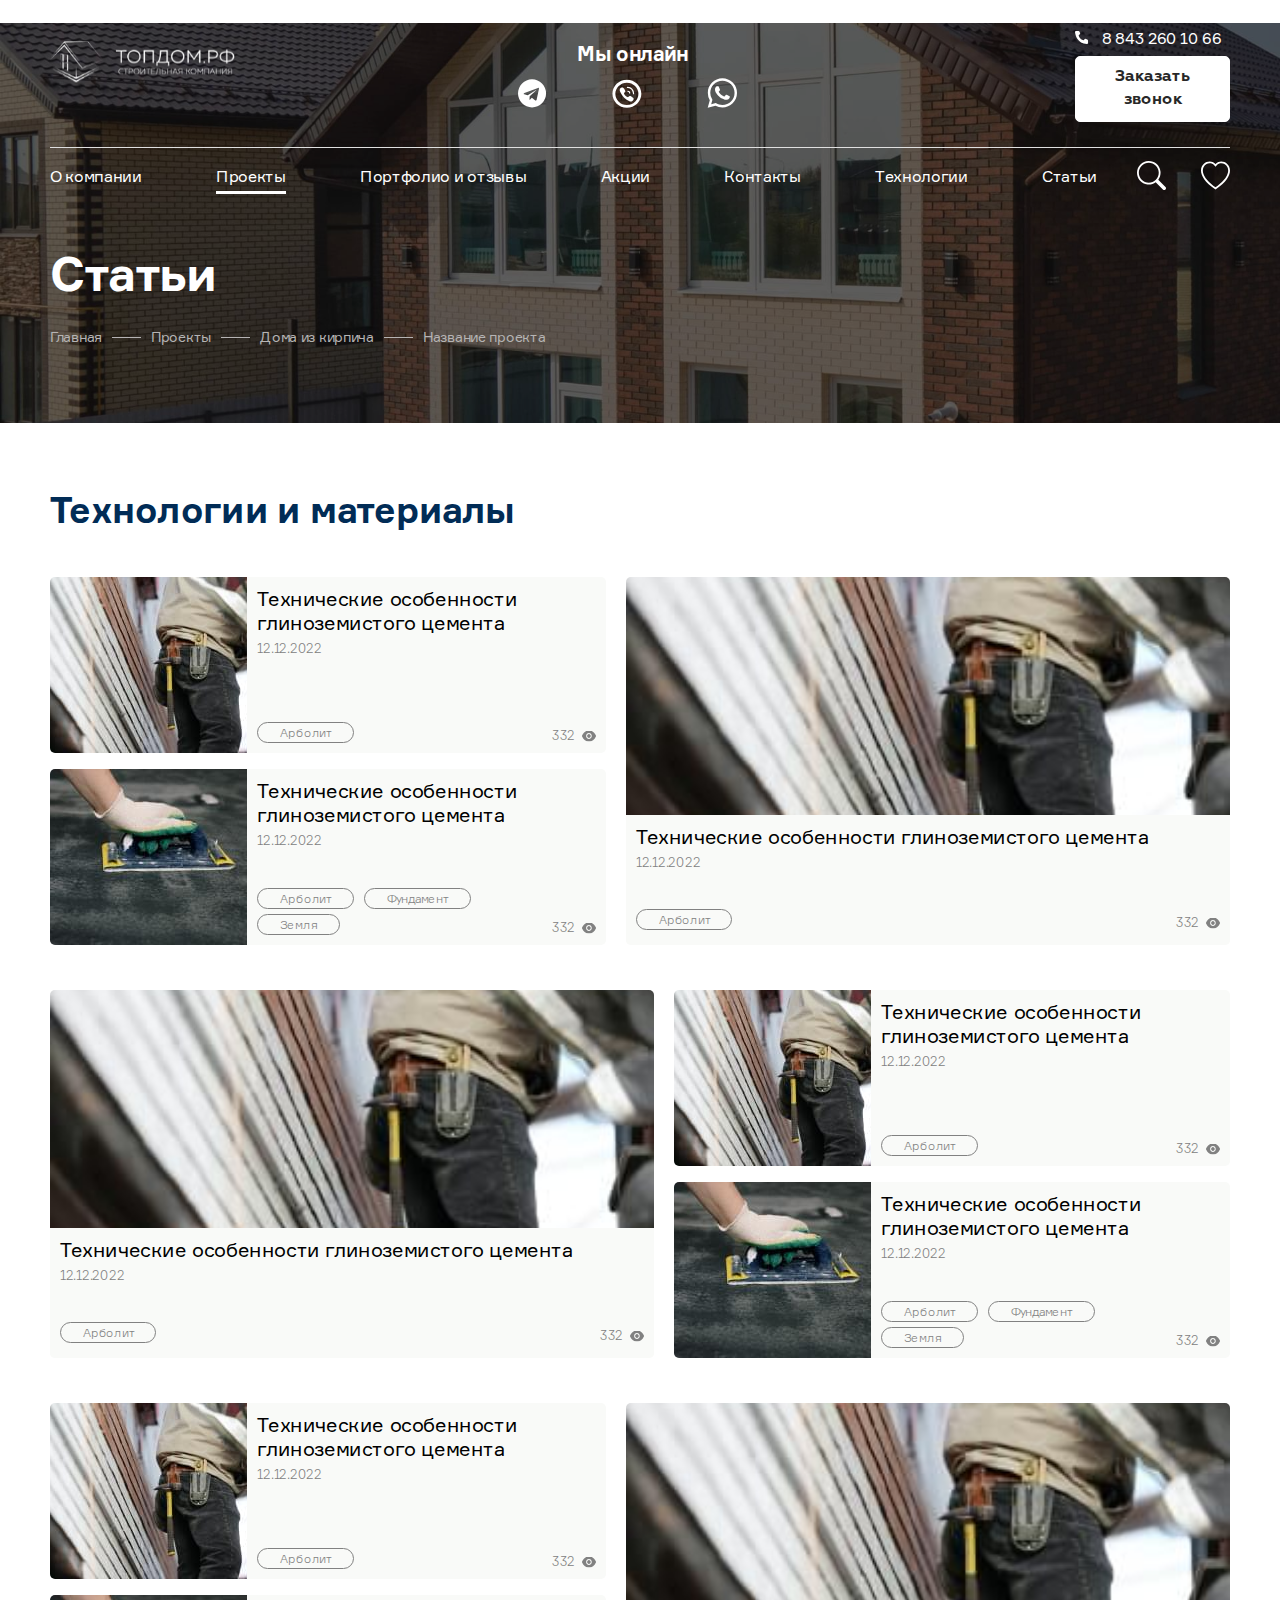
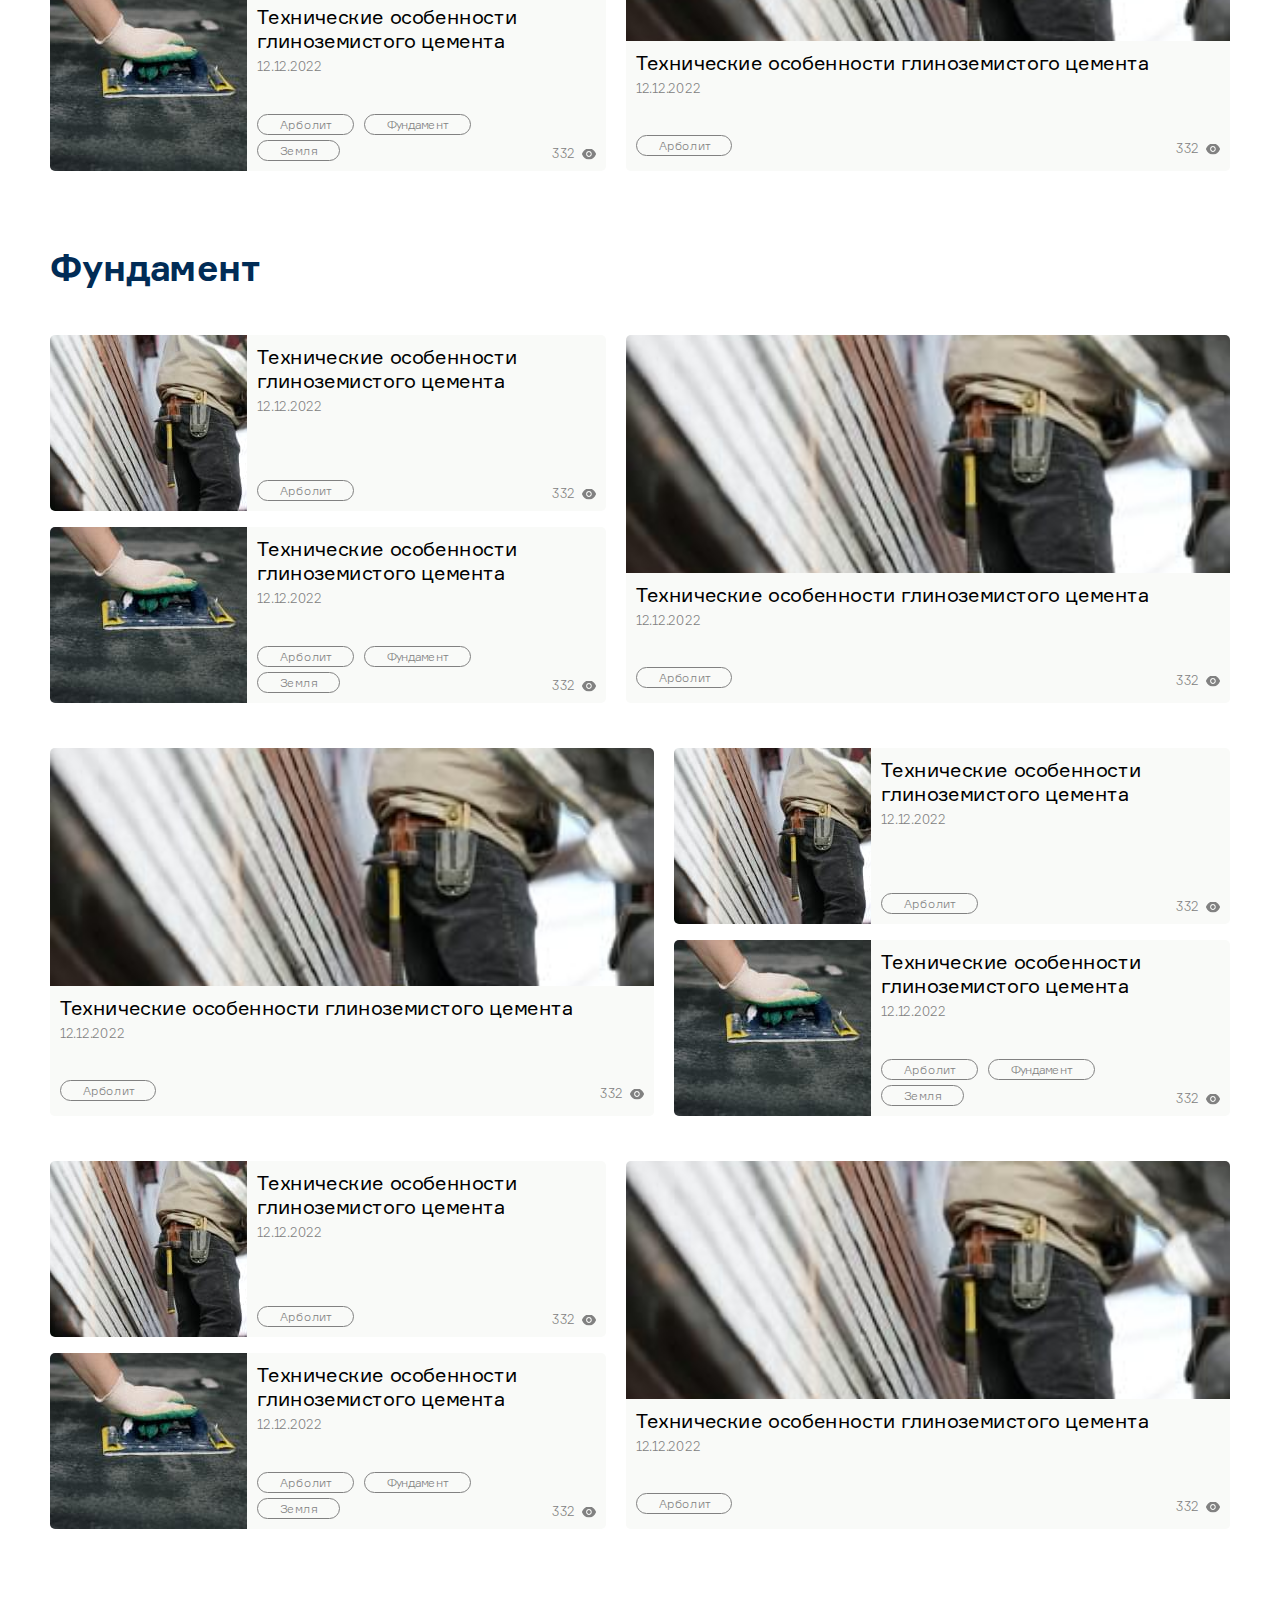
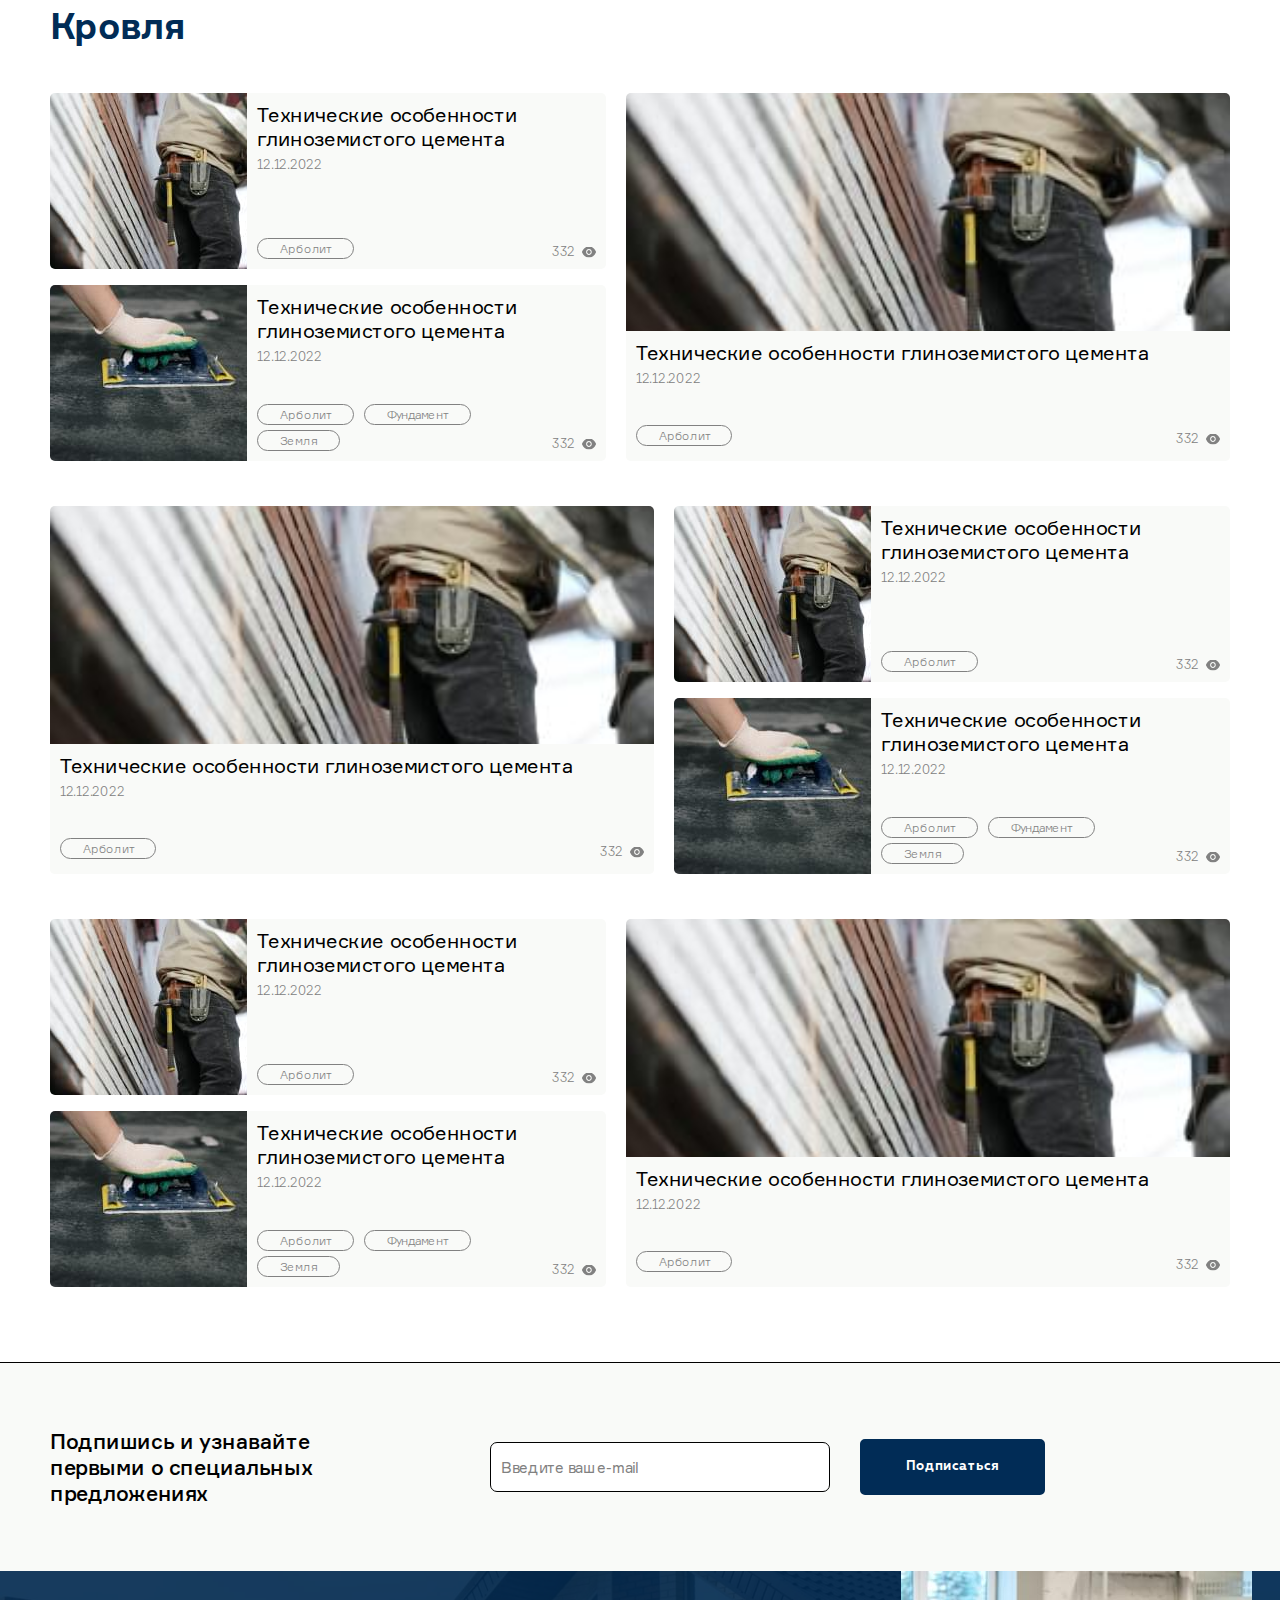
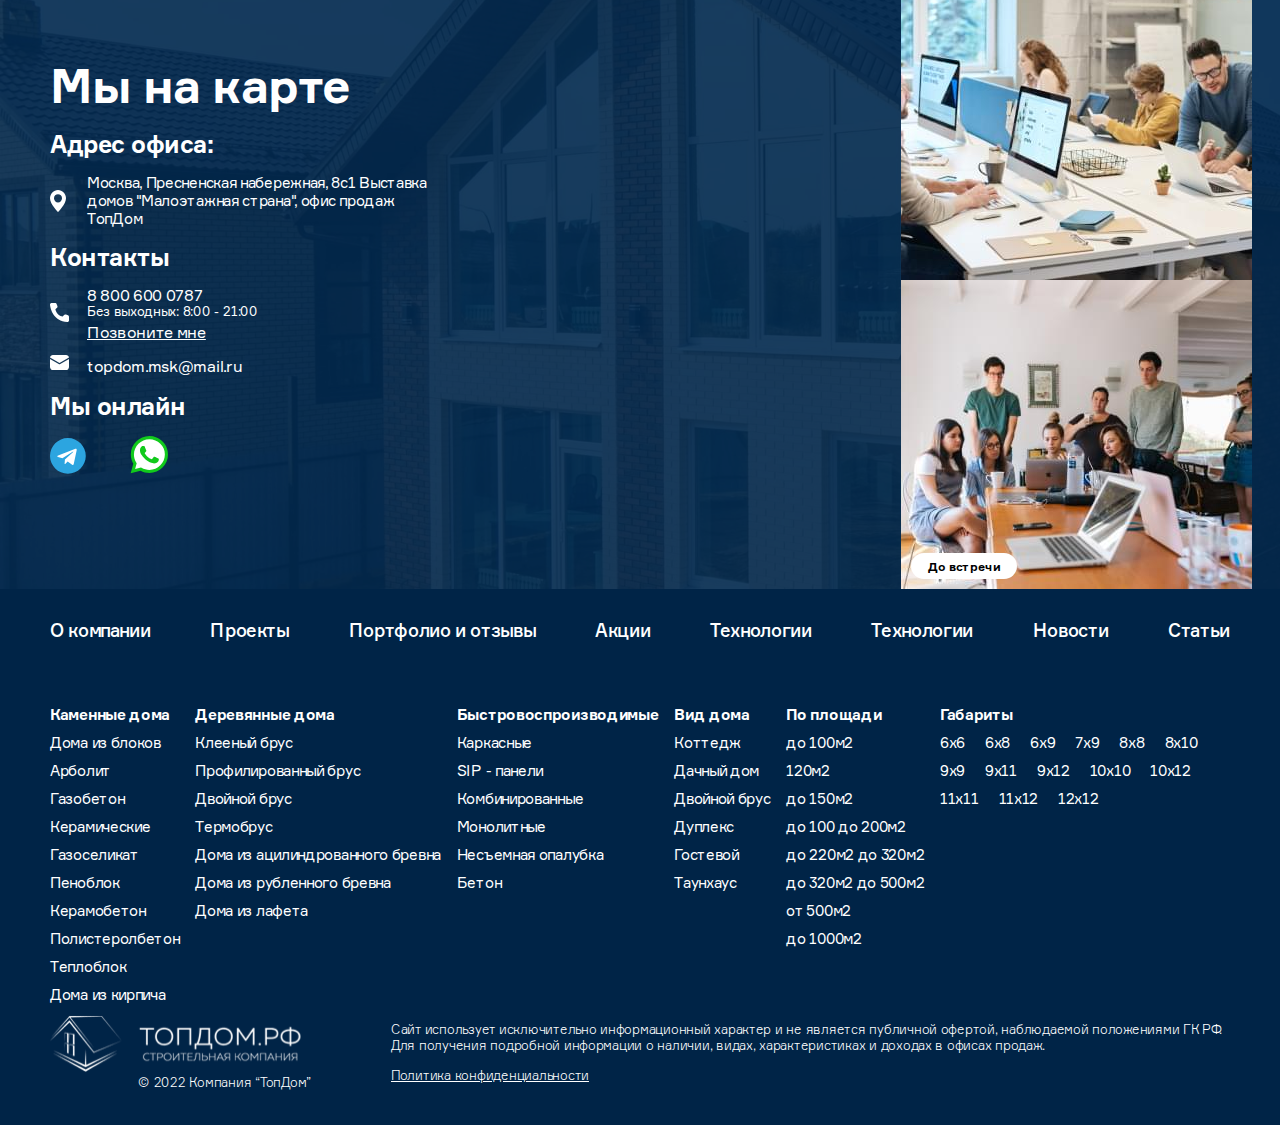
<file: articles.html>
<!DOCTYPE html>
<html lang="ru">

    <!-- Head -->
    <head>

        <!-- Meta -->
        <meta charset="utf-8">
        <meta name="viewport" content="width=device-width, initial-scale=1">
        <title>Список статей</title>
        <!-- / Meta -->

        <!-- Styles -->
        <link rel="stylesheet" href="styles/style.min.css">
        <!-- / Styles -->
        <script
        src="https://code.jquery.com/jquery-3.6.0.min.js"
        integrity="sha256-/xUj+3OJU5yExlq6GSYGSHk7tPXikynS7ogEvDej/m4="
        crossorigin="anonymous"></script>

    </head>
    <!-- / Head -->

    <!-- Body -->
    <body>


<div class="main-wrapper">

    <!--header  -->
    <header class="header">
        <div class="container">
            <div class="header__wrap">

                <div class="logo">
                    <a href="index.html">
                        <img src="images/logo.svg" alt="Логотип строительной компании ТопДом.рф">
                    </a>
                </div>

                <button class="header__burger burger">
                    <span></span>
                </button>

                <!-- <div class="header__nav-shadow"> -->
                    <div class="header__box nav-mobile">
                        <div class="header__social">
                            <h4>Мы онлайн</h4>
                            <div class="social-imgs">
                                <a href="#" target="_blank">
                                    <div class="social-imgs__img">
                                        <svg width="29" height="29" viewBox="0 0 29 29">
                                            <use xlink:href="svg-sprite/svg-sprite.svg#online1"></use>
                                        </svg>
                                    </div>
                                </a>
                                <a href="#" target="_blank">
                                    <div class="social-imgs__img">
                                        <svg width="30" height="29" viewBox="0 0 30 29">
                                            <use xlink:href="svg-sprite/svg-sprite.svg#online2"></use>
                                        </svg>
                                    </div>
                                </a>
                                <a href="#" target="_blank">
                                    <div class="social-imgs__img">
                                        <svg width="30" height="30" viewBox="0 0 30 30">
                                            <use xlink:href="svg-sprite/svg-sprite.svg#online3"></use>
                                        </svg>
                                    </div>
                                </a>
                            </div>
                        </div>
                        <div class="header__call">
                            <a href="tel:88432601066">8 843 260 10 66</a>
                            <button class="btn btn--blue js-call">Заказать звонок</button>
                        </div>
                        <nav class="header__nav">
                            <ul class="header__nav-list">
                                <li><a href="about.html">О компании</a></li>
                                <li class="active"><a href="#">Проекты</a></li>
                                <li><a href="#">Портфолио и отзывы</a></li>
                                <li><a href="404.html">Акции</a></li>
                                <li><a href="contacts.html">Контакты</a></li>
                                <li><a href="#">Технологии</a></li>
                                <li><a href="#">Статьи</a></li>
            
                            </ul>
                            <div class="header__nav-icons">
                                <div class="search">
                                    <svg width="29" height="29" viewBox="0 0 29 29">
                                        <use xlink:href="svg-sprite/svg-sprite.svg#header-icon-1"></use>
                                    </svg>
                                </div>

                                <a href="#">
                                    <svg width="29" height="29" viewBox="0 0 29 29">
                                        <use xlink:href="svg-sprite/svg-sprite.svg#header-icon-2"></use>
                                    </svg>
                                </a>
                                
                            </div>
                        </nav>
                    </div>
                <!-- </div> -->
            </div>
        </div>
    </header>
    <!-- / header  -->

    <div class="wrapper-content">
        <!-- first -->
        <section class="first first--height first--pt-top" style="background-image: url(images/first-img.jpg);">
            <div class="container">
                <h1 class="title title--pt-zero">
                    Статьи
                </h1>
                <div class="breadcrumbs breadcrumbs--pt-zero">
                    <ul class="breadcrumbs__list">
                        <li><a href="/">Главная</a> </li>
                        <li><a href="/catalog.html">Проекты</a> </li>
                        <li><a href="#">Дома из кирпича</a> </li>
                        <li><a href="#">Название проекта</a> </li>
                    </ul>
                </div>
                
            </div>
        </section>
        <!-- / first -->
        <div class="articles">
            <div class="container">
                <div class="articles__block">
                    <div class="articles__title">
                        Технологии и материалы
                    </div>
                        <div class="articles__row">
                            <div class="articles__item-container">
                                <div class="articles__item articles__item--lit">
                                    <div class="articles__item-image-container">
                                        <img src="images/articles/1.jpg" alt="">
                                    </div>
                                    <div class="articles__item-body">
                                        <div class="articles__item-top">
                                            <div class="articles__item-name-container">
                                                <a href="#" class="articles__item-name">Технические особенности глиноземистого цемента</a>
                                            </div>
                                            <div class="articles__item-date">12.12.2022</div>
                                        </div>
                                        <div class="articles__item-bottom">
                                            <div class="articles__item-tegs">
                                                <a href="#" class="articles__item-teg">Арболит</a>
                                            </div>
                                            <div class="articles__item-views">
                                                332 
                                            </div>
                                        </div>
                                    </div>
                                </div>
                                <div class="articles__item articles__item--lit">
                                    <div class="articles__item-image-container">
                                        <img src="images/articles/2.jpg" alt="">
                                    </div>
                                    <div class="articles__item-body">
                                        <div class="articles__item-top">
                                            <div class="articles__item-name-container">
                                                <a href="#" class="articles__item-name">Технические особенности глиноземистого цемента</a>
                                            </div>
                                            <div class="articles__item-date">12.12.2022</div>
                                        </div>
                                        <div class="articles__item-bottom">
                                            <div class="articles__item-tegs">
                                                <a href="#" class="articles__item-teg">Арболит</a>
                                                <a href="#" class="articles__item-teg">Фундамент</a>
                                                <a href="#" class="articles__item-teg">Земля</a>
                                            </div>
                                            <div class="articles__item-views">
                                                332 
                                            </div>
                                        </div>
                                    </div>
                                </div>
                            </div>
                            <div class="articles__item-container articles__item-container--big">
                                <div class="articles__item articles__item--big">
                                    <div class="articles__item-image-container">
                                        <img src="images/articles/1.jpg" alt="">
                                    </div>
                                    <div class="articles__item-body">
                                        <div class="articles__item-top">
                                            <div class="articles__item-name-container">
                                                <a href="#" class="articles__item-name">Технические особенности глиноземистого цемента</a>
                                            </div>
                                            <div class="articles__item-date">12.12.2022</div>
                                        </div>
                                        <div class="articles__item-bottom">
                                            <div class="articles__item-tegs">
                                                <a href="#" class="articles__item-teg">Арболит</a>
                                            </div>
                                            <div class="articles__item-views">
                                                332 
                                            </div>
                                        </div>
                                    </div>
                                </div>
                            </div>
                            <div class="articles__item-container articles__item-container--big">
                                <div class="articles__item articles__item--big">
                                    <div class="articles__item-image-container">
                                        <img src="images/articles/1.jpg" alt="">
                                    </div>
                                    <div class="articles__item-body">
                                        <div class="articles__item-top">
                                            <div class="articles__item-name-container">
                                                <a href="#" class="articles__item-name">Технические особенности глиноземистого цемента</a>
                                            </div>
                                            <div class="articles__item-date">12.12.2022</div>
                                        </div>
                                        <div class="articles__item-bottom">
                                            <div class="articles__item-tegs">
                                                <a href="#" class="articles__item-teg">Арболит</a>
                                            </div>
                                            <div class="articles__item-views">
                                                332 
                                            </div>
                                        </div>
                                    </div>
                                </div>
                            </div>
                            <div class="articles__item-container">
                                <div class="articles__item articles__item--lit">
                                    <div class="articles__item-image-container">
                                        <img src="images/articles/1.jpg" alt="">
                                    </div>
                                    <div class="articles__item-body">
                                        <div class="articles__item-top">
                                            <div class="articles__item-name-container">
                                                <a href="#" class="articles__item-name">Технические особенности глиноземистого цемента</a>
                                            </div>
                                            <div class="articles__item-date">12.12.2022</div>
                                        </div>
                                        <div class="articles__item-bottom">
                                            <div class="articles__item-tegs">
                                                <a href="#" class="articles__item-teg">Арболит</a>
                                            </div>
                                            <div class="articles__item-views">
                                                332 
                                            </div>
                                        </div>
                                    </div>
                                </div>
                                <div class="articles__item articles__item--lit">
                                    <div class="articles__item-image-container">
                                        <img src="images/articles/2.jpg" alt="">
                                    </div>
                                    <div class="articles__item-body">
                                        <div class="articles__item-top">
                                            <div class="articles__item-name-container">
                                                <a href="#" class="articles__item-name">Технические особенности глиноземистого цемента</a>
                                            </div>
                                            <div class="articles__item-date">12.12.2022</div>
                                        </div>
                                        <div class="articles__item-bottom">
                                            <div class="articles__item-tegs">
                                                <a href="#" class="articles__item-teg">Арболит</a>
                                                <a href="#" class="articles__item-teg">Фундамент</a>
                                                <a href="#" class="articles__item-teg">Земля</a>
                                            </div>
                                            <div class="articles__item-views">
                                                332 
                                            </div>
                                        </div>
                                    </div>
                                </div>
                            </div>
                            <div class="articles__item-container">
                                <div class="articles__item articles__item--lit">
                                    <div class="articles__item-image-container">
                                        <img src="images/articles/1.jpg" alt="">
                                    </div>
                                    <div class="articles__item-body">
                                        <div class="articles__item-top">
                                            <div class="articles__item-name-container">
                                                <a href="#" class="articles__item-name">Технические особенности глиноземистого цемента</a>
                                            </div>
                                            <div class="articles__item-date">12.12.2022</div>
                                        </div>
                                        <div class="articles__item-bottom">
                                            <div class="articles__item-tegs">
                                                <a href="#" class="articles__item-teg">Арболит</a>
                                            </div>
                                            <div class="articles__item-views">
                                                332 
                                            </div>
                                        </div>
                                    </div>
                                </div>
                                <div class="articles__item articles__item--lit">
                                    <div class="articles__item-image-container">
                                        <img src="images/articles/2.jpg" alt="">
                                    </div>
                                    <div class="articles__item-body">
                                        <div class="articles__item-top">
                                            <div class="articles__item-name-container">
                                                <a href="#" class="articles__item-name">Технические особенности глиноземистого цемента</a>
                                            </div>
                                            <div class="articles__item-date">12.12.2022</div>
                                        </div>
                                        <div class="articles__item-bottom">
                                            <div class="articles__item-tegs">
                                                <a href="#" class="articles__item-teg">Арболит</a>
                                                <a href="#" class="articles__item-teg">Фундамент</a>
                                                <a href="#" class="articles__item-teg">Земля</a>
                                            </div>
                                            <div class="articles__item-views">
                                                332 
                                            </div>
                                        </div>
                                    </div>
                                </div>
                            </div>
                            <div class="articles__item-container articles__item-container--big">
                                <div class="articles__item articles__item--big">
                                    <div class="articles__item-image-container">
                                        <img src="images/articles/1.jpg" alt="">
                                    </div>
                                    <div class="articles__item-body">
                                        <div class="articles__item-top">
                                            <div class="articles__item-name-container">
                                                <a href="#" class="articles__item-name">Технические особенности глиноземистого цемента</a>
                                            </div>
                                            <div class="articles__item-date">12.12.2022</div>
                                        </div>
                                        <div class="articles__item-bottom">
                                            <div class="articles__item-tegs">
                                                <a href="#" class="articles__item-teg">Арболит</a>
                                            </div>
                                            <div class="articles__item-views">
                                                332 
                                            </div>
                                        </div>
                                    </div>
                                </div>
                            </div>
                        </div>
                   
                </div>
                <div class="articles__block">
                    <div class="articles__title">
                        Фундамент
                    </div>
                        <div class="articles__row">
                            <div class="articles__item-container">
                                <div class="articles__item articles__item--lit">
                                    <div class="articles__item-image-container">
                                        <img src="images/articles/1.jpg" alt="">
                                    </div>
                                    <div class="articles__item-body">
                                        <div class="articles__item-top">
                                            <div class="articles__item-name-container">
                                                <a href="#" class="articles__item-name">Технические особенности глиноземистого цемента</a>
                                            </div>
                                            <div class="articles__item-date">12.12.2022</div>
                                        </div>
                                        <div class="articles__item-bottom">
                                            <div class="articles__item-tegs">
                                                <a href="#" class="articles__item-teg">Арболит</a>
                                            </div>
                                            <div class="articles__item-views">
                                                332 
                                            </div>
                                        </div>
                                    </div>
                                </div>
                                <div class="articles__item articles__item--lit">
                                    <div class="articles__item-image-container">
                                        <img src="images/articles/2.jpg" alt="">
                                    </div>
                                    <div class="articles__item-body">
                                        <div class="articles__item-top">
                                            <div class="articles__item-name-container">
                                                <a href="#" class="articles__item-name">Технические особенности глиноземистого цемента</a>
                                            </div>
                                            <div class="articles__item-date">12.12.2022</div>
                                        </div>
                                        <div class="articles__item-bottom">
                                            <div class="articles__item-tegs">
                                                <a href="#" class="articles__item-teg">Арболит</a>
                                                <a href="#" class="articles__item-teg">Фундамент</a>
                                                <a href="#" class="articles__item-teg">Земля</a>
                                            </div>
                                            <div class="articles__item-views">
                                                332 
                                            </div>
                                        </div>
                                    </div>
                                </div>
                            </div>
                            <div class="articles__item-container articles__item-container--big">
                                <div class="articles__item articles__item--big">
                                    <div class="articles__item-image-container">
                                        <img src="images/articles/1.jpg" alt="">
                                    </div>
                                    <div class="articles__item-body">
                                        <div class="articles__item-top">
                                            <div class="articles__item-name-container">
                                                <a href="#" class="articles__item-name">Технические особенности глиноземистого цемента</a>
                                            </div>
                                            <div class="articles__item-date">12.12.2022</div>
                                        </div>
                                        <div class="articles__item-bottom">
                                            <div class="articles__item-tegs">
                                                <a href="#" class="articles__item-teg">Арболит</a>
                                            </div>
                                            <div class="articles__item-views">
                                                332 
                                            </div>
                                        </div>
                                    </div>
                                </div>
                            </div>
                            <div class="articles__item-container articles__item-container--big">
                                <div class="articles__item articles__item--big">
                                    <div class="articles__item-image-container">
                                        <img src="images/articles/1.jpg" alt="">
                                    </div>
                                    <div class="articles__item-body">
                                        <div class="articles__item-top">
                                            <div class="articles__item-name-container">
                                                <a href="#" class="articles__item-name">Технические особенности глиноземистого цемента</a>
                                            </div>
                                            <div class="articles__item-date">12.12.2022</div>
                                        </div>
                                        <div class="articles__item-bottom">
                                            <div class="articles__item-tegs">
                                                <a href="#" class="articles__item-teg">Арболит</a>
                                            </div>
                                            <div class="articles__item-views">
                                                332 
                                            </div>
                                        </div>
                                    </div>
                                </div>
                            </div>
                            <div class="articles__item-container">
                                <div class="articles__item articles__item--lit">
                                    <div class="articles__item-image-container">
                                        <img src="images/articles/1.jpg" alt="">
                                    </div>
                                    <div class="articles__item-body">
                                        <div class="articles__item-top">
                                            <div class="articles__item-name-container">
                                                <a href="#" class="articles__item-name">Технические особенности глиноземистого цемента</a>
                                            </div>
                                            <div class="articles__item-date">12.12.2022</div>
                                        </div>
                                        <div class="articles__item-bottom">
                                            <div class="articles__item-tegs">
                                                <a href="#" class="articles__item-teg">Арболит</a>
                                            </div>
                                            <div class="articles__item-views">
                                                332 
                                            </div>
                                        </div>
                                    </div>
                                </div>
                                <div class="articles__item articles__item--lit">
                                    <div class="articles__item-image-container">
                                        <img src="images/articles/2.jpg" alt="">
                                    </div>
                                    <div class="articles__item-body">
                                        <div class="articles__item-top">
                                            <div class="articles__item-name-container">
                                                <a href="#" class="articles__item-name">Технические особенности глиноземистого цемента</a>
                                            </div>
                                            <div class="articles__item-date">12.12.2022</div>
                                        </div>
                                        <div class="articles__item-bottom">
                                            <div class="articles__item-tegs">
                                                <a href="#" class="articles__item-teg">Арболит</a>
                                                <a href="#" class="articles__item-teg">Фундамент</a>
                                                <a href="#" class="articles__item-teg">Земля</a>
                                            </div>
                                            <div class="articles__item-views">
                                                332 
                                            </div>
                                        </div>
                                    </div>
                                </div>
                            </div>
                            <div class="articles__item-container">
                                <div class="articles__item articles__item--lit">
                                    <div class="articles__item-image-container">
                                        <img src="images/articles/1.jpg" alt="">
                                    </div>
                                    <div class="articles__item-body">
                                        <div class="articles__item-top">
                                            <div class="articles__item-name-container">
                                                <a href="#" class="articles__item-name">Технические особенности глиноземистого цемента</a>
                                            </div>
                                            <div class="articles__item-date">12.12.2022</div>
                                        </div>
                                        <div class="articles__item-bottom">
                                            <div class="articles__item-tegs">
                                                <a href="#" class="articles__item-teg">Арболит</a>
                                            </div>
                                            <div class="articles__item-views">
                                                332 
                                            </div>
                                        </div>
                                    </div>
                                </div>
                                <div class="articles__item articles__item--lit">
                                    <div class="articles__item-image-container">
                                        <img src="images/articles/2.jpg" alt="">
                                    </div>
                                    <div class="articles__item-body">
                                        <div class="articles__item-top">
                                            <div class="articles__item-name-container">
                                                <a href="#" class="articles__item-name">Технические особенности глиноземистого цемента</a>
                                            </div>
                                            <div class="articles__item-date">12.12.2022</div>
                                        </div>
                                        <div class="articles__item-bottom">
                                            <div class="articles__item-tegs">
                                                <a href="#" class="articles__item-teg">Арболит</a>
                                                <a href="#" class="articles__item-teg">Фундамент</a>
                                                <a href="#" class="articles__item-teg">Земля</a>
                                            </div>
                                            <div class="articles__item-views">
                                                332 
                                            </div>
                                        </div>
                                    </div>
                                </div>
                            </div>
                            <div class="articles__item-container articles__item-container--big">
                                <div class="articles__item articles__item--big">
                                    <div class="articles__item-image-container">
                                        <img src="images/articles/1.jpg" alt="">
                                    </div>
                                    <div class="articles__item-body">
                                        <div class="articles__item-top">
                                            <div class="articles__item-name-container">
                                                <a href="#" class="articles__item-name">Технические особенности глиноземистого цемента</a>
                                            </div>
                                            <div class="articles__item-date">12.12.2022</div>
                                        </div>
                                        <div class="articles__item-bottom">
                                            <div class="articles__item-tegs">
                                                <a href="#" class="articles__item-teg">Арболит</a>
                                            </div>
                                            <div class="articles__item-views">
                                                332 
                                            </div>
                                        </div>
                                    </div>
                                </div>
                            </div>
                        </div>
                   
                </div>
                <div class="articles__block">
                    <div class="articles__title">
                        Кровля
                    </div>
                        <div class="articles__row">
                            <div class="articles__item-container">
                                <div class="articles__item articles__item--lit">
                                    <div class="articles__item-image-container">
                                        <img src="images/articles/1.jpg" alt="">
                                    </div>
                                    <div class="articles__item-body">
                                        <div class="articles__item-top">
                                            <div class="articles__item-name-container">
                                                <a href="#" class="articles__item-name">Технические особенности глиноземистого цемента</a>
                                            </div>
                                            <div class="articles__item-date">12.12.2022</div>
                                        </div>
                                        <div class="articles__item-bottom">
                                            <div class="articles__item-tegs">
                                                <a href="#" class="articles__item-teg">Арболит</a>
                                            </div>
                                            <div class="articles__item-views">
                                                332 
                                            </div>
                                        </div>
                                    </div>
                                </div>
                                <div class="articles__item articles__item--lit">
                                    <div class="articles__item-image-container">
                                        <img src="images/articles/2.jpg" alt="">
                                    </div>
                                    <div class="articles__item-body">
                                        <div class="articles__item-top">
                                            <div class="articles__item-name-container">
                                                <a href="#" class="articles__item-name">Технические особенности глиноземистого цемента</a>
                                            </div>
                                            <div class="articles__item-date">12.12.2022</div>
                                        </div>
                                        <div class="articles__item-bottom">
                                            <div class="articles__item-tegs">
                                                <a href="#" class="articles__item-teg">Арболит</a>
                                                <a href="#" class="articles__item-teg">Фундамент</a>
                                                <a href="#" class="articles__item-teg">Земля</a>
                                            </div>
                                            <div class="articles__item-views">
                                                332 
                                            </div>
                                        </div>
                                    </div>
                                </div>
                            </div>
                            <div class="articles__item-container articles__item-container--big">
                                <div class="articles__item articles__item--big">
                                    <div class="articles__item-image-container">
                                        <img src="images/articles/1.jpg" alt="">
                                    </div>
                                    <div class="articles__item-body">
                                        <div class="articles__item-top">
                                            <div class="articles__item-name-container">
                                                <a href="#" class="articles__item-name">Технические особенности глиноземистого цемента</a>
                                            </div>
                                            <div class="articles__item-date">12.12.2022</div>
                                        </div>
                                        <div class="articles__item-bottom">
                                            <div class="articles__item-tegs">
                                                <a href="#" class="articles__item-teg">Арболит</a>
                                            </div>
                                            <div class="articles__item-views">
                                                332 
                                            </div>
                                        </div>
                                    </div>
                                </div>
                            </div>
                            <div class="articles__item-container articles__item-container--big">
                                <div class="articles__item articles__item--big">
                                    <div class="articles__item-image-container">
                                        <img src="images/articles/1.jpg" alt="">
                                    </div>
                                    <div class="articles__item-body">
                                        <div class="articles__item-top">
                                            <div class="articles__item-name-container">
                                                <a href="#" class="articles__item-name">Технические особенности глиноземистого цемента</a>
                                            </div>
                                            <div class="articles__item-date">12.12.2022</div>
                                        </div>
                                        <div class="articles__item-bottom">
                                            <div class="articles__item-tegs">
                                                <a href="#" class="articles__item-teg">Арболит</a>
                                            </div>
                                            <div class="articles__item-views">
                                                332 
                                            </div>
                                        </div>
                                    </div>
                                </div>
                            </div>
                            <div class="articles__item-container">
                                <div class="articles__item articles__item--lit">
                                    <div class="articles__item-image-container">
                                        <img src="images/articles/1.jpg" alt="">
                                    </div>
                                    <div class="articles__item-body">
                                        <div class="articles__item-top">
                                            <div class="articles__item-name-container">
                                                <a href="#" class="articles__item-name">Технические особенности глиноземистого цемента</a>
                                            </div>
                                            <div class="articles__item-date">12.12.2022</div>
                                        </div>
                                        <div class="articles__item-bottom">
                                            <div class="articles__item-tegs">
                                                <a href="#" class="articles__item-teg">Арболит</a>
                                            </div>
                                            <div class="articles__item-views">
                                                332 
                                            </div>
                                        </div>
                                    </div>
                                </div>
                                <div class="articles__item articles__item--lit">
                                    <div class="articles__item-image-container">
                                        <img src="images/articles/2.jpg" alt="">
                                    </div>
                                    <div class="articles__item-body">
                                        <div class="articles__item-top">
                                            <div class="articles__item-name-container">
                                                <a href="#" class="articles__item-name">Технические особенности глиноземистого цемента</a>
                                            </div>
                                            <div class="articles__item-date">12.12.2022</div>
                                        </div>
                                        <div class="articles__item-bottom">
                                            <div class="articles__item-tegs">
                                                <a href="#" class="articles__item-teg">Арболит</a>
                                                <a href="#" class="articles__item-teg">Фундамент</a>
                                                <a href="#" class="articles__item-teg">Земля</a>
                                            </div>
                                            <div class="articles__item-views">
                                                332 
                                            </div>
                                        </div>
                                    </div>
                                </div>
                            </div>
                            <div class="articles__item-container">
                                <div class="articles__item articles__item--lit">
                                    <div class="articles__item-image-container">
                                        <img src="images/articles/1.jpg" alt="">
                                    </div>
                                    <div class="articles__item-body">
                                        <div class="articles__item-top">
                                            <div class="articles__item-name-container">
                                                <a href="#" class="articles__item-name">Технические особенности глиноземистого цемента</a>
                                            </div>
                                            <div class="articles__item-date">12.12.2022</div>
                                        </div>
                                        <div class="articles__item-bottom">
                                            <div class="articles__item-tegs">
                                                <a href="#" class="articles__item-teg">Арболит</a>
                                            </div>
                                            <div class="articles__item-views">
                                                332 
                                            </div>
                                        </div>
                                    </div>
                                </div>
                                <div class="articles__item articles__item--lit">
                                    <div class="articles__item-image-container">
                                        <img src="images/articles/2.jpg" alt="">
                                    </div>
                                    <div class="articles__item-body">
                                        <div class="articles__item-top">
                                            <div class="articles__item-name-container">
                                                <a href="#" class="articles__item-name">Технические особенности глиноземистого цемента</a>
                                            </div>
                                            <div class="articles__item-date">12.12.2022</div>
                                        </div>
                                        <div class="articles__item-bottom">
                                            <div class="articles__item-tegs">
                                                <a href="#" class="articles__item-teg">Арболит</a>
                                                <a href="#" class="articles__item-teg">Фундамент</a>
                                                <a href="#" class="articles__item-teg">Земля</a>
                                            </div>
                                            <div class="articles__item-views">
                                                332 
                                            </div>
                                        </div>
                                    </div>
                                </div>
                            </div>
                            <div class="articles__item-container articles__item-container--big">
                                <div class="articles__item articles__item--big">
                                    <div class="articles__item-image-container">
                                        <img src="images/articles/1.jpg" alt="">
                                    </div>
                                    <div class="articles__item-body">
                                        <div class="articles__item-top">
                                            <div class="articles__item-name-container">
                                                <a href="#" class="articles__item-name">Технические особенности глиноземистого цемента</a>
                                            </div>
                                            <div class="articles__item-date">12.12.2022</div>
                                        </div>
                                        <div class="articles__item-bottom">
                                            <div class="articles__item-tegs">
                                                <a href="#" class="articles__item-teg">Арболит</a>
                                            </div>
                                            <div class="articles__item-views">
                                                332 
                                            </div>
                                        </div>
                                    </div>
                                </div>
                            </div>
                        </div>
                   
                </div>
            </div>
        </div>
         <!-- subscription -->
         <section class="subscription">
            <div class="container">
                <h3>Подпишись и узнавайте первыми о специальных предложениях</h3>
                <form action="#" class="subscription__form">

                    <div class="input-box">
                        <span>* Заполните поле</span>
                        <input type="email" name="email" placeholder="Введите ваш e-mail" required maxlength="40">
                    </div>

                    <input class="link-btn js-end" type="submit" value="Подписаться">
                    <!-- по клику добавит класс open на модальное окно modal-end -->
                </form>
            </div>
        </section>
        <!-- / subscription -->

        <!-- contacts -->
        <section class="contacts">
            <div class="container">
                <div class="contacts__blue">

                    <h2>Мы на карте</h2>
                    <h3 class="contacts__hidden">Адрес офиса:</h3>

                    <div class="contact">

                        <div class="contact__svg">
                            <svg width="16" height="22" viewBox="0 0 16 22">
                                <use xlink:href="svg-sprite/svg-sprite.svg#contact-1"></use>
                            </svg>
                        </div>
                        
                        <div class="contact__text">
                            <p>Москва, Пресненская набережная, 8с1
                                Выставка домов "Малоэтажная страна", офис продаж ТопДом
                            </p>
                        </div>
                        

                    </div>

                    <h3>Контакты</h3>

                    <div class="contact">

                        <div class="contact__svg">
                            <svg width="19" height="19" viewBox="0 0 19 19">
                                <use xlink:href="svg-sprite/svg-sprite.svg#contact-2"></use>
                            </svg>
                        </div>
                        
                        <div class="contact__text">
                            <a href="tel:88006000787">8 800 600 0787</a>
                            <span>Без выходных: 8:00 - 21:00</span>
                            <a class="contact__callme js-call" href="#">Позвоните мне</a>
                        </div>

                    </div>

                    <div class="contact">

                        <div class="contact__svg">
                            <svg width="19" height="15" viewBox="0 0 19 15">
                                <use xlink:href="svg-sprite/svg-sprite.svg#contact-3"></use>
                            </svg>
                        </div>
                        
                        <div class="contact__text">
                            <a href="mailto:topdom.msk@mail.ru">topdom.msk@mail.ru</a>
                        </div>
                        

                    </div>

                    <h3>Мы онлайн</h3>

                    <div class="contacts__social">
                        <a href="#" target="_blank">
                            <svg width="36" height="36" viewBox="0 0 36 36">
                                <use xlink:href="svg-sprite/svg-sprite.svg#social-1"></use>
                            </svg>
                        </a>
                        <a href="#" target="_blank">
                            <svg width="38" height="38" viewBox="0 0 38 38">
                                <use xlink:href="svg-sprite/svg-sprite.svg#social-2"></use>
                            </svg>
                        </a>
                    </div>

                </div>

                <div class="contacs__map">
                    <iframe src="https://yandex.ru/map-widget/v1/?um=constructor%3A84dcb984d426cb31ff5a2d956fb2d26b199f026edb5c4da1ac98006cdbae5a16&amp;source=constructor" 
                        width="100%" height="315" frameborder="0">
                    </iframe>
                </div>

                <div class="contacs__photo">
                    <div class="contacts__img">
                        <img src="images/contacts-1.jpg" alt="Фото офиса ТопДом">
                    </div>
                    <div class="contacts__img contacts__img--label">
                        <img src="images/contacts-2.jpg" alt="Фото офиса ТопДом">
                    </div>
                </div>
            </div>
            
        </section>
        <!-- / contacts -->
        

    </div>


    <!-- footer -->
    <footer class="footer">
        <div class="footer__list">
            <div class="container">
                <ul class="footer__list-top">
                    <li><a href="#">О компании</a></li>
                    <li><a href="#">Проекты</a></li>
                    <li><a href="#">Портфолио и отзывы</a></li>
                    <li><a href="#">Акции</a></li>
                    <li><a href="#">Технологии</a></li>
                    <li><a href="#">Технологии</a></li>
                    <li><a href="#">Новости</a></li>
                    <li><a href="#">Статьи</a></li>
                </ul>

                <div class="footer__list-bot">
                    <div class="footer__list-type">
                        <h5>Каменные дома</h5>
                        <ul>
                            <li><a href="#">Дома из блоков</a></li>
                            <li><a href="#">Арболит</a></li>
                            <li><a href="#">Газобетон</a></li>
                            <li><a href="#">Керамические</a></li>
                            <li><a href="#">Газоселикат</a></li>
                            <li><a href="#">Пеноблок</a></li>
                            <li><a href="#">Керамобетон</a></li>
                            <li><a href="#">Полистеролбетон</a></li>
                            <li><a href="#">Теплоблок</a></li>
                            <li><a href="#">Дома из кирпича</a></li>
                        </ul>
                    </div>

                    <div class="footer__list-type">
                        <h5>Деревянные дома</h5>
                        <ul>
                            <li><a href="#">Клееный брус</a></li>
                            <li><a href="#">Профилированный брус</a></li>
                            <li><a href="#">Двойной брус</a></li>
                            <li><a href="#">Термобрус</a></li>
                            <li><a href="#">Дома из ацилиндрованного бревна</a></li>
                            <li><a href="#">Дома из рубленного бревна</a></li>
                            <li><a href="#">Дома из лафета</a></li>
                        </ul>
                    </div>

                    <div class="footer__list-type">
                        <h5>Быстровоспроизводимые</h5>
                        <ul>
                            <li><a href="#">Каркасные</a></li>
                            <li><a href="#">SIP - панели</a></li>
                            <li><a href="#">Комбинированные</a></li>
                            <li><a href="#">Монолитные</a></li>
                            <li><a href="#">Несъемная опалубка</a></li>
                            <li><a href="#">Бетон</a></li>
                        </ul>
                    </div>

                    <div class="footer__list-type">
                        <h5>Вид дома</h5>
                        <ul>
                            <li><a href="#">Коттедж</a></li>
                            <li><a href="#">Дачный дом</a></li>
                            <li><a href="#">Двойной брус</a></li>
                            <li><a href="#">Дуплекс</a></li>
                            <li><a href="#">Гостевой</a></li>
                            <li><a href="#">Таунхаус</a></li>
                        </ul>
                    </div>

                    <div class="footer__list-type">
                        <h5>По площади</h5>
                        <ul>
                            <li><a href="#">до 100м2</a></li>
                            <li><a href="#">120м2</a></li>
                            <li><a href="#">до 150м2</a></li>
                            <li><a href="#">до 100 до 200м2</a></li>
                            <li><a href="#">до 220м2 до 320м2</a></li>
                            <li><a href="#">до 320м2 до 500м2</a></li>
                            <li><a href="#">от 500м2</a></li>
                            <li><a href="#">до 1000м2</a></li>
                        </ul>
                    </div>

                    <div class="footer__list-type footer__list-type--flex">
                        <h5>Габариты</h5>
                        <ul>
                            <li><a href="#">6х6</a></li>
                            <li><a href="#">6х8</a></li>
                            <li><a href="#">6х9</a></li>
                            <li><a href="#">7х9</a></li>
                            <li><a href="#">8х8</a></li>
                            <li><a href="#">8х10</a></li>
                            <li><a href="#">9х9</a></li>
                            <li><a href="#">9х11</a></li>
                            <li><a href="#">9х12</a></li>
                            <li><a href="#">10х10</a></li>
                            <li><a href="#">10х12</a></li>
                            <li><a href="#">11х11</a></li>
                            <li><a href="#">11х12</a></li>
                            <li><a href="#">12х12</a></li>
                        </ul>
                    </div>
                </div>
            </div>
        </div>
        <div class="container">
            <div class="footer__logo">
                <div class="logo logo--big">
                    <a href="/">
                        <img src="images/logo.svg" alt="Логотип строительной компании ТопДом.рф">
                    </a>
                </div>
                <span>© 2022 Компания “ТопДом”</span>
            </div>

            <div class="footer__text">
                <p>
                    Сайт использует исключительно информационный характер 
                    и не является публичной офертой, наблюдаемой положениями ГК РФ. Для получения 
                    подробной информации о наличии, видах, характеристиках и доходах в офисах продаж. 
                </p>

                <a class="politic-link" href="#">Политика конфиденциальности</a>
            </div>
        </div>
    </footer>
    <!--  / footer -->
</div>

<!-- modall-call -->
<div class="modal modal-call">
    <div class="modal-call__box">
        <div class="modal-call__title modal-title">
            <h3>Оставьте свой номер телефона</h3>
            <button class="modal-call__btn modal-title__btn"></button>
        </div>
        <p>И наш менеджер вам перезвонит!</p>

        <form action="#" class="modal-call__form">

            <div class="input-box">
                <span>* Заполните поле</span>
                <input type="text" name="name" placeholder="Ваше имя" required maxlength="25">
            </div>

            <div class="input-box">
                <span>* Заполните поле</span>
                <input class="tell-input" type="phone" name="phone" placeholder="Ваш телефон" required>
            </div>

            <div class="input-box input-box--city">
                <select name="city" id="#" class="input-box__select">
                    <option value="Город">Казань</option>
                    <option value="Город">Город</option>
                    <option value="Город">Город</option>
                    <option value="Город">Город</option>
                </select>
            </div>

            <div class="input-box input-box--check">
                <input class="input-box__custom-check" type="checkbox" name="politic">
                <label class="input-box__politic" for="politic"> Я согласен с <a href="#">политикой конфиденциальности</a> </label>
            </div>
            <input class="link-btn link-btn--long" type="submit" value="Получить">
        </form>
    </div>
    
</div>
<!-- / modall-call -->

<!-- modal-call-change -->
<div class="modal modal-call-change">
    <div class="modal-call__box">
        <div class="modal-call__title modal-title">
            <h3>Оставьте свой номер телефона</h3>
            <button class="modal-call-change__btn modal-title__btn"></button>
        </div>
        <p>И наш менеджер вам перезвонит!</p>

        <form action="#" class="modal-call__form">

            <div class="input-box">
                <span>* Заполните поле</span>
                <input type="text" name="name" placeholder="Ваше имя" required maxlength="25">
            </div>

            <div class="input-box">
                <span>* Заполните поле</span>
                <input class="tell-input" type="phone" name="phone" placeholder="Ваш телефон" required>
            </div>

            <div class="input-box">
                <textarea name="comment" cols="30" rows="10" placeholder="Опишите, что бы вы хотели изменить в проекте?"></textarea>
            </div>

            <div class="input-box input-box--city">
                <select name="city" id="#" class="input-box__select">
                    <option value="Город">Казань</option>
                    <option value="Город">Город</option>
                    <option value="Город">Город</option>
                    <option value="Город">Город</option>
                </select>
            </div>

            <div class="input-box input-box--check">
                <input class="input-box__custom-check" type="checkbox" name="politic">
                <label class="input-box__politic" for="politic"> Я согласен с <a href="#">политикой конфиденциальности</a> </label>
            </div>
            <input class="link-btn link-btn--long" type="submit" value="Заказать обратный звонок">
        </form>
    </div>
    
</div>
<!-- / modal-call-change -->

<!-- modal-order -->
<div class="modal modal-order" data-simplebar>
    <div class="modal-order__box">
        <div class=" modal-title">
            <h3>Узнайте стоимость вашего дома</h3>
            <button class="modal-title__btn modal-order__btn"></button>
        </div>
        <form action="#" class="order">

            <!-- <div class="order__step1">
                <p>Скольки этажный дом Вы бы хотели?</p>
                
                <div class="order__step1-box">
                    <label class="label-box">
                        
                        <div class="label-box__img">
                            <img src="images/house/house-2.jpg" alt="фото одноэтажного дома">
                        </div>
                        <input class="label-box__checkbox" type="radio" name="floor">
                        <span class="label-box__input"></span>
                        <span class="label-box__name">Одноэтажный</span>
                    </label>

                    <label class="label-box">
                        <div class="label-box__img">
                            <img src="images/house/house-3.jpg" alt="фото двухэтажного дома">
                        </div>
                        <input class="label-box__checkbox" type="radio" name="floor">
                        <span class="label-box__input"></span>
                        <span class="label-box__name">Двухэтажный</span>
                    </label>
                </div>
            </div> -->

            <!-- <div class="order__step2">
                <p>Какой площади планируете строить дом?</p>

                <div class="order__step2-box">
                    <label class="label-box label-box--line">
                        <input class="label-box__checkbox" type="radio" name="square">
                        <span class="label-box__input"></span>
                        <span class="label-box__name">от 80 м<span class="label-box__name-small">2</span> до 100 м<span class="label-box__name-small">2</span></span>
                    </label>

                    <label class="label-box label-box--line">
                        <input class="label-box__checkbox" type="radio" name="square">
                        <span class="label-box__input"></span>
                        <span class="label-box__name">от 100 м<span class="label-box__name-small">2</span> до 130 м<span class="label-box__name-small">2</span></span>
                    </label>

                    <label class="label-box label-box--line">
                        <input class="label-box__checkbox" type="radio" name="square">
                        <span class="label-box__input"></span>
                        <span class="label-box__name">от 130 м<span class="label-box__name-small">2</span> до 160 м<span class="label-box__name-small">2</span></span>
                    </label>

                    <label class="label-box">
                        <input class="label-box__checkbox" type="radio" name="square">
                        <span class="label-box__input"></span>
                        <span class="label-box__name">от 160 м<span class="label-box__name-small">2</span> до 200 м<span class="label-box__name-small">2</span></span>
                    </label>

                    <label class="label-box label-box--line">
                        <input class="label-box__checkbox" type="radio" name="square">
                        <span class="label-box__input"></span>
                        <span class="label-box__name">Более 200 м<span class="label-box__name-small">2</span></span>
                    </label>
                </div>
            </div> -->

            <!-- <div class="order__step3">
                <p>Сколько спальных комнат Вам нужно?</p>

                <div class="order__step3-img">
                    <div class="order__step3-box">
                        <label class="label-box label-box--line">
                            <input class="label-box__checkbox" type="radio" name="bed">
                            <span class="label-box__input"></span>
                            <span class="label-box__name">2 спальные комнаты</span>
                        </label>

                        <label class="label-box label-box--line">
                            <input class="label-box__checkbox" type="radio" name="bed">
                            <span class="label-box__input"></span>
                            <span class="label-box__name">3 спальные комнаты</span>
                        </label>

                        <label class="label-box label-box--line">
                            <input class="label-box__checkbox" type="radio" name="bed">
                            <span class="label-box__input"></span>
                            <span class="label-box__name">4 спальные комнаты</span>
                        </label>

                        <label class="label-box label-box--line">
                            <input class="label-box__checkbox" type="radio" name="bed">
                            <span class="label-box__input"></span>
                            <span class="label-box__name">Больше 4 спальных комнат</span>
                        </label>
                    </div>
                    <div class="order__img">
                        <img src="images/house/house-5.jpg" alt="фото спальной комнаты">
                    </div>
                </div>
            </div> -->

            <!-- <div class="order__step4">
                <p>Нужен ли Вам участок?</p>

                <div class="order__step3-img">
                    <div class="order__step3-box">
                        <label class="label-box label-box--line">
                            <input class="label-box__checkbox" type="radio" name="bed">
                            <span class="label-box__input"></span>
                            <span class="label-box__name">Нет, есть участок</span>
                        </label>

                        <label class="label-box label-box--line">
                            <input class="label-box__checkbox" type="radio" name="bed">
                            <span class="label-box__input"></span>
                            <span class="label-box__name">Нет, я сам найду участок</span>
                        </label>

                        <label class="label-box label-box--line">
                            <input class="label-box__checkbox" type="radio" name="bed">
                            <span class="label-box__input"></span>
                            <span class="label-box__name">Да, нужно подобрать участок</span>
                        </label>

                        <label class="label-box label-box--line">
                            <input class="label-box__checkbox" type="radio" name="bed">
                            <span class="label-box__input"></span>
                            <span class="label-box__name">Мне нужен готовый дом на участке</span>
                        </label>
                    </div>
                    <div class="order__img">
                        <img src="images/house/house-5.jpg" alt="фото спальной комнаты">
                    </div>
                </div>
            </div> -->
            
            <!-- <div class="order__step5">
                <p>Когда Вы готовы начать строительство?</p>

                <div class="order__step5-box">
                    <label class="label-box label-box--line">
                        <input class="label-box__checkbox" type="radio" name="square">
                        <span class="label-box__input"></span>
                        <span class="label-box__name">В течение 1 месяца</span>
                    </label>

                    <label class="label-box label-box--line">
                        <input class="label-box__checkbox" type="radio" name="square">
                        <span class="label-box__input"></span>
                        <span class="label-box__name"> В течении 3-х месяцев</span>
                    </label>

                    <label class="label-box label-box--line">
                        <input class="label-box__checkbox" type="radio" name="square">
                        <span class="label-box__input"></span>
                        <span class="label-box__name">В течение полугода</span>
                    </label>

                    <label class="label-box label-box--line">
                        <input class="label-box__checkbox" type="radio" name="square">
                        <span class="label-box__input"></span>
                        <span class="label-box__name">В следующем году</span>
                    </label>

                </div>
            </div> -->

            <!-- <div class="order__step6">
                <p>В каком городе планируете строительство?</p>

                <div class="input-box input-box--city">
                    <select name="city" id="#" class="input-box__select">
                        <option value="Казань">Казань</option>
                        <option value="Москва">Москва</option>
                        <option value="Санкт-Петербург">Санкт-Петербург</option>
                        <option value="другой город в Татарстане">другой город в Татарстане</option>
                        <option value="другой город в Московской области">другой город в Московской области</option>
                        <option value="другой город в Ленинградской области">другой город в Ленинградской области</option>
                    </select>
                </div>
            </div> -->
            
            <!-- <div class="order__step7">
                <p>Скольки этажный дом Вы бы хотели?</p>
                
                <div class="order__step7-box">
                    <label class="label-box">
                        
                        <div class="label-box__img">
                            <img src="images/house/house-2.jpg" alt="фото одноэтажного дома">
                        </div>
                        <input class="label-box__checkbox" type="radio" name="gift">
                        <span class="label-box__input"></span>
                        <span class="label-box__name">Подарок 1</span>
                    </label>

                    <label class="label-box">
                        <div class="label-box__img">
                            <img src="images/house/house-3.jpg" alt="фото двухэтажного дома">
                        </div>
                        <input class="label-box__checkbox" type="radio" name="gift">
                        <span class="label-box__input"></span>
                        <span class="label-box__name">Подарок 2</span>
                    </label>

                    <label class="label-box">
                        <div class="label-box__img">
                            <img src="images/house/house-3.jpg" alt="фото двухэтажного дома">
                        </div>
                        <input class="label-box__checkbox" type="radio" name="gift">
                        <span class="label-box__input"></span>
                        <span class="label-box__name">Подарок 3</span>
                    </label>

                    <label class="label-box">
                        <div class="label-box__img">
                            <img src="images/house/house-3.jpg" alt="фото двухэтажного дома">
                        </div>
                        <input class="label-box__checkbox" type="radio" name="gift">
                        <span class="label-box__input"></span>
                        <span class="label-box__name">Подарок 4</span>
                    </label>

                    <label class="label-box">
                        <div class="label-box__img">
                            <img src="images/house/house-3.jpg" alt="фото двухэтажного дома">
                        </div>
                        <input class="label-box__checkbox" type="radio" name="gift">
                        <span class="label-box__input"></span>
                        <span class="label-box__name">Подарок 5</span>
                    </label>
                </div>
            </div> -->

            <div class="order__step-end">
                <div class="order__step-end-text">
                    <p>
                        Под Ваши критерии подходит 27 проектов домов. Оставьте заявку для подробной консультации и записи
                        на просмотр домов и участков!
                    </p>
                    <span>
                        Наш менеджер свяжется с Вами, чтобы ответить на ваши вопросы, рассказать подробнее о предложении
                        и подтвердить запись на просмотр готовых домов которые вам подходят
                    </span>
                </div>
                <div class="order__step-end-order">

                    <div class="input-box">
                        <span>* Заполните поле</span>
                        <input class="tell-input" type="phone" name="phone" placeholder="Ваш телефон" required>
                    </div>

                    <div class="input-box">
                        <span>* Заполните поле</span>
                        <input type="text" name="name" placeholder="Ваше имя" required maxlength="25">
                    </div>
        
                    <div class="input-box">
                        <span>* Заполните поле</span>
                        <input type="email" name="email" placeholder="Введите ваш e-mail" required maxlength="40">
                    </div>

                    <input class="link-btn link-btn--long" type="submit" value="Оставить заявку">
                </div>
            </div>

            <div class="order__box">
                <div class="order__steps">
                    <p>Готово: <span class="order__steps-percent">0</span> <span>%</span></p>
                    <div class="order__line">
                        <span class="order__line-fill"></span>
                    </div>
                </div>
                <div class="order__btns">
                    <button class="btn"></button>
                    <button class="btn btn--long">Далее</button>
                </div>
            </div>

        </form>
    </div>
</div>
<!--/ modal-order -->

<!-- modal-end -->
<div class="modal modal-end">
    <div class="modal-end__box">
        <div class="modal-title">
            <div class="modal-title__main">
                <span>email@email.com</span>
                <h3>Благодарим Вас за внимание к компании ТОПДОМ</h3>
            </div>
            <button class="modal-title__btn modal-end__btn"></button>
        </div>
        <p>
            Ваше обращение №<span class="modal-title--bold">11111</span> по теме №Подписка на акции и специальные предложения" <span class="modal-title--green">успешно доставлено! </span> 
        </p>
        <p>
            Мы свяжемся с Вами по почте <span class="modal-title--bold">email@email.com</span> в ближайшее время и будем рады предоставить всю необходимую информацию. 
        </p>
        <p>
            А пока Вы можете познакомиться с нашей деятельносью через соцсети:
        </p>
        <div class="modal__social">
            <a href="#" target="_blank">
                <svg width="36" height="36" viewBox="0 0 36 36">
                    <use xlink:href="svg-sprite/svg-sprite.svg#social-1"></use>
                </svg>
            </a>
            <a href="#" target="_blank">
                <svg width="38" height="38" viewBox="0 0 38 38">
                    <use xlink:href="svg-sprite/svg-sprite.svg#social-2"></use>
                </svg>
            </a>
        </div>
    </div>
</div>
<!--/ modal-end -->

<!-- modal-review -->
<div class="modal modal-review">
    <div class="modal-review__box">
        <div class="modal-title">
            <div class="modal-title__main">
                <h3>Будем рады вашему отзыву</h3>
            </div>
            <button class="modal-title__btn modal-review__btn"></button>
        </div>
        <form action="#" class="review-form">
            <div class="input-box">
                <span>* Заполните поле</span>
                <label class="input-box__comment" for="comment">Комментарии</label>
                <textarea name="comment" cols="30" rows="10"></textarea>
            </div>

            <div class="input-file">
                <label for="myfile" class="label">Прикрепить файлы</label>
                <input type="file" class="my" id="myfile" name="myfile" multiple>
            </div>

            <input class="link-btn link-btn--long" type="submit" value="Оставить комментарий">
            
        </form>
    </div>
</div>
<!-- / modal-review -->



        <!-- Scripts -->
        <script src="scripts/script.min.js"></script>
        <!-- / Scripts -->

    </body>
    <!-- / Body -->

</html>
</file>
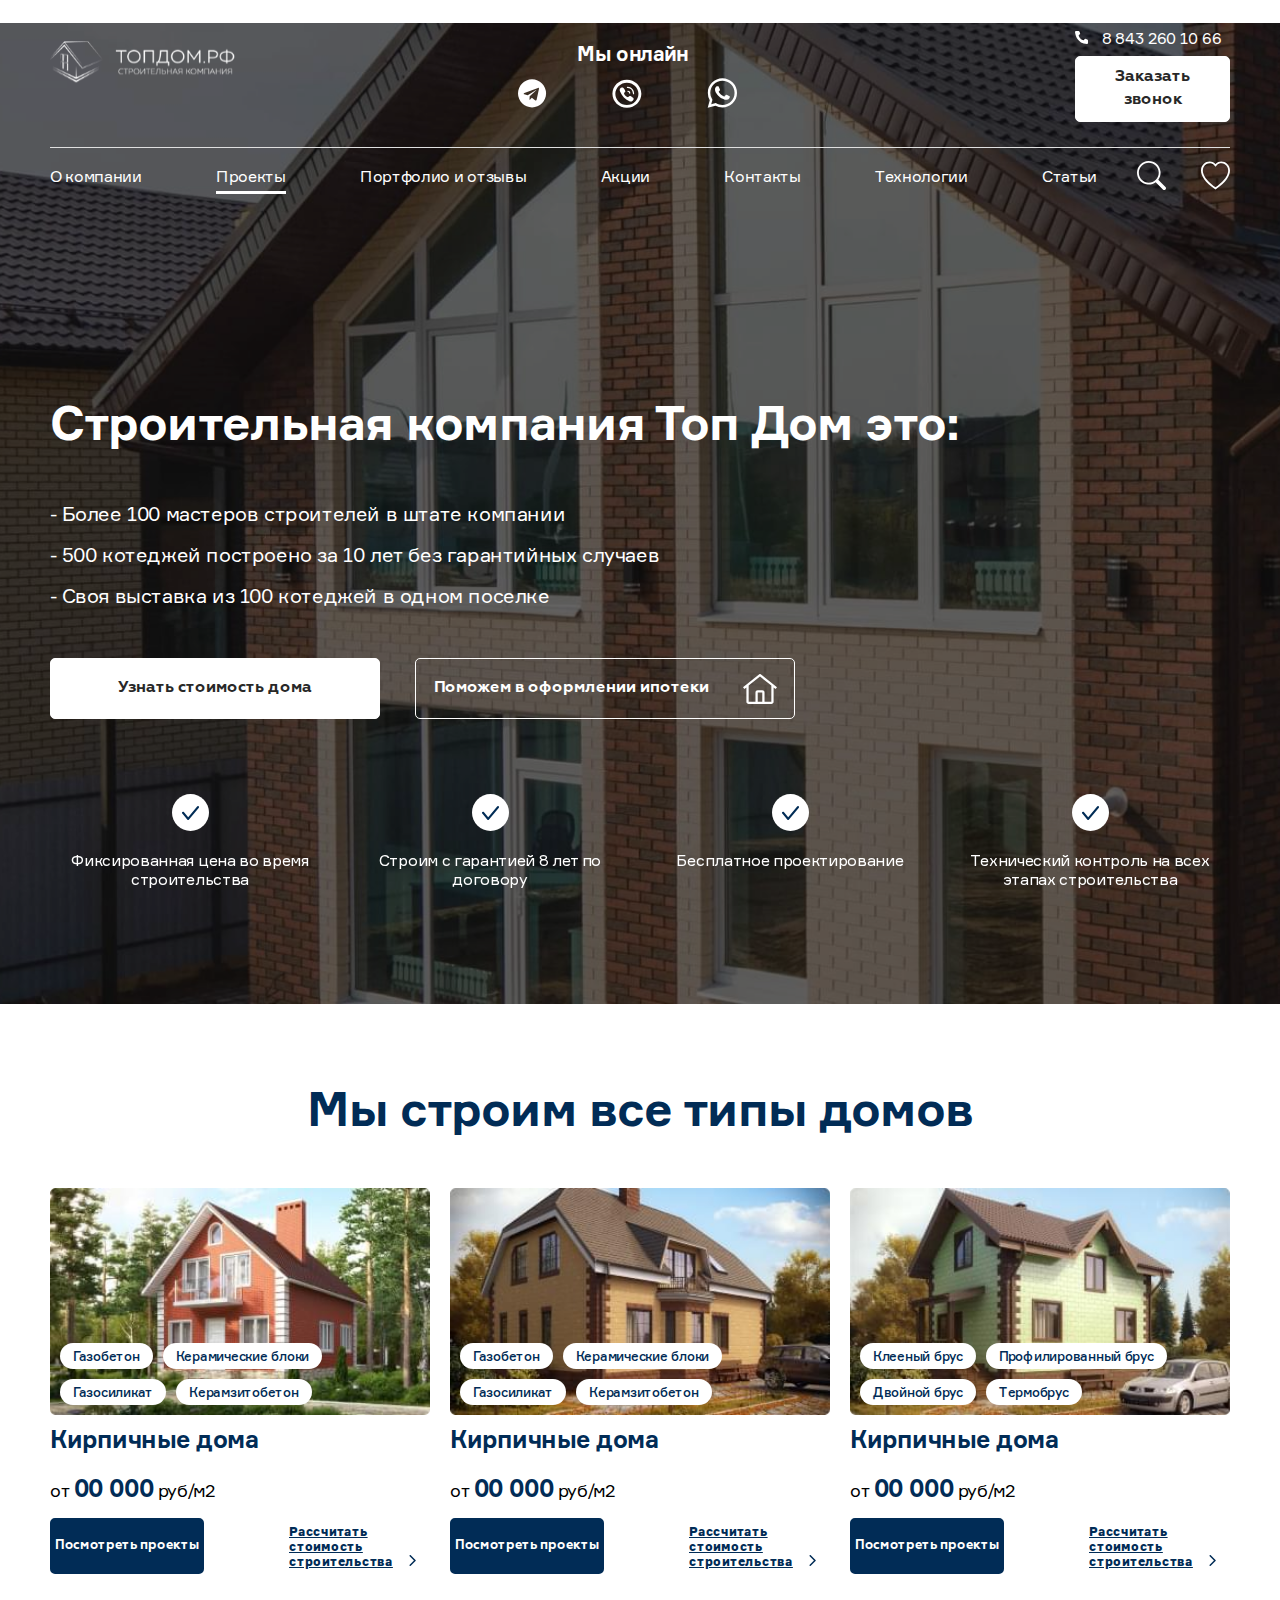
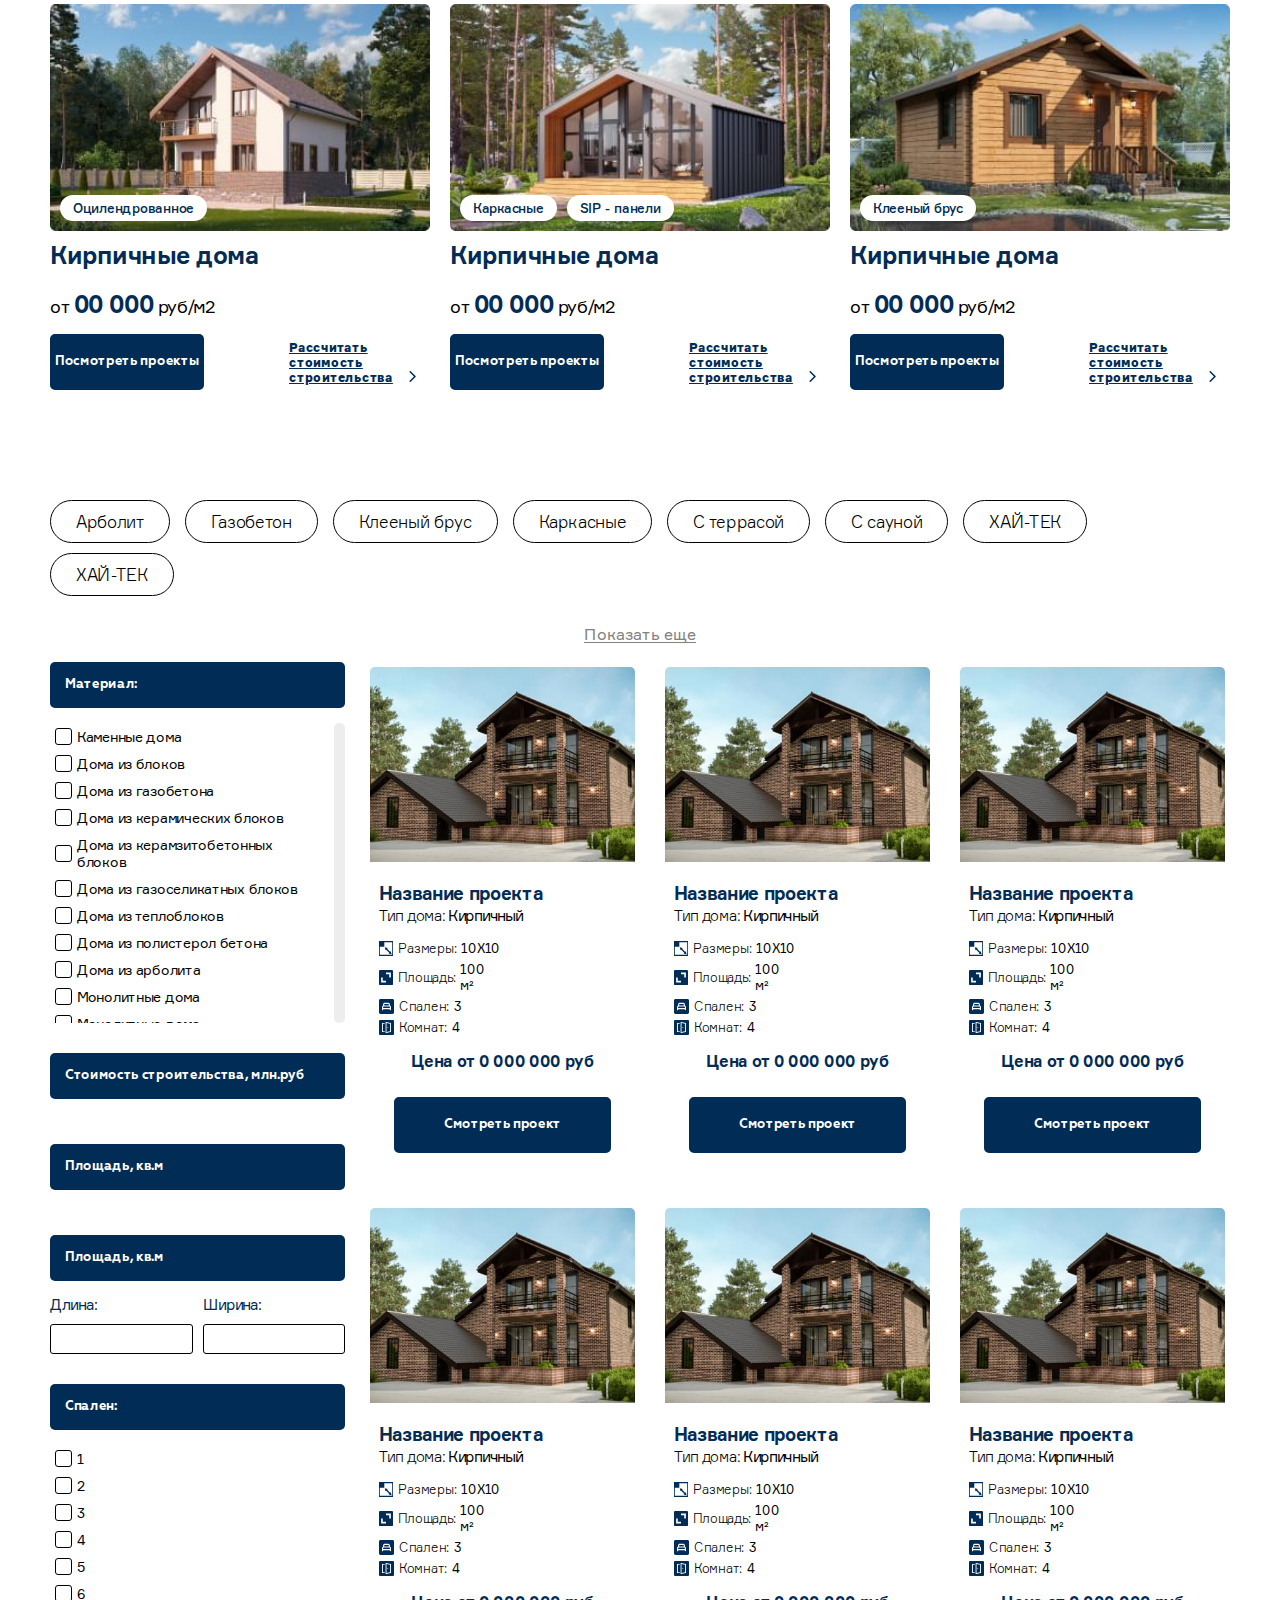
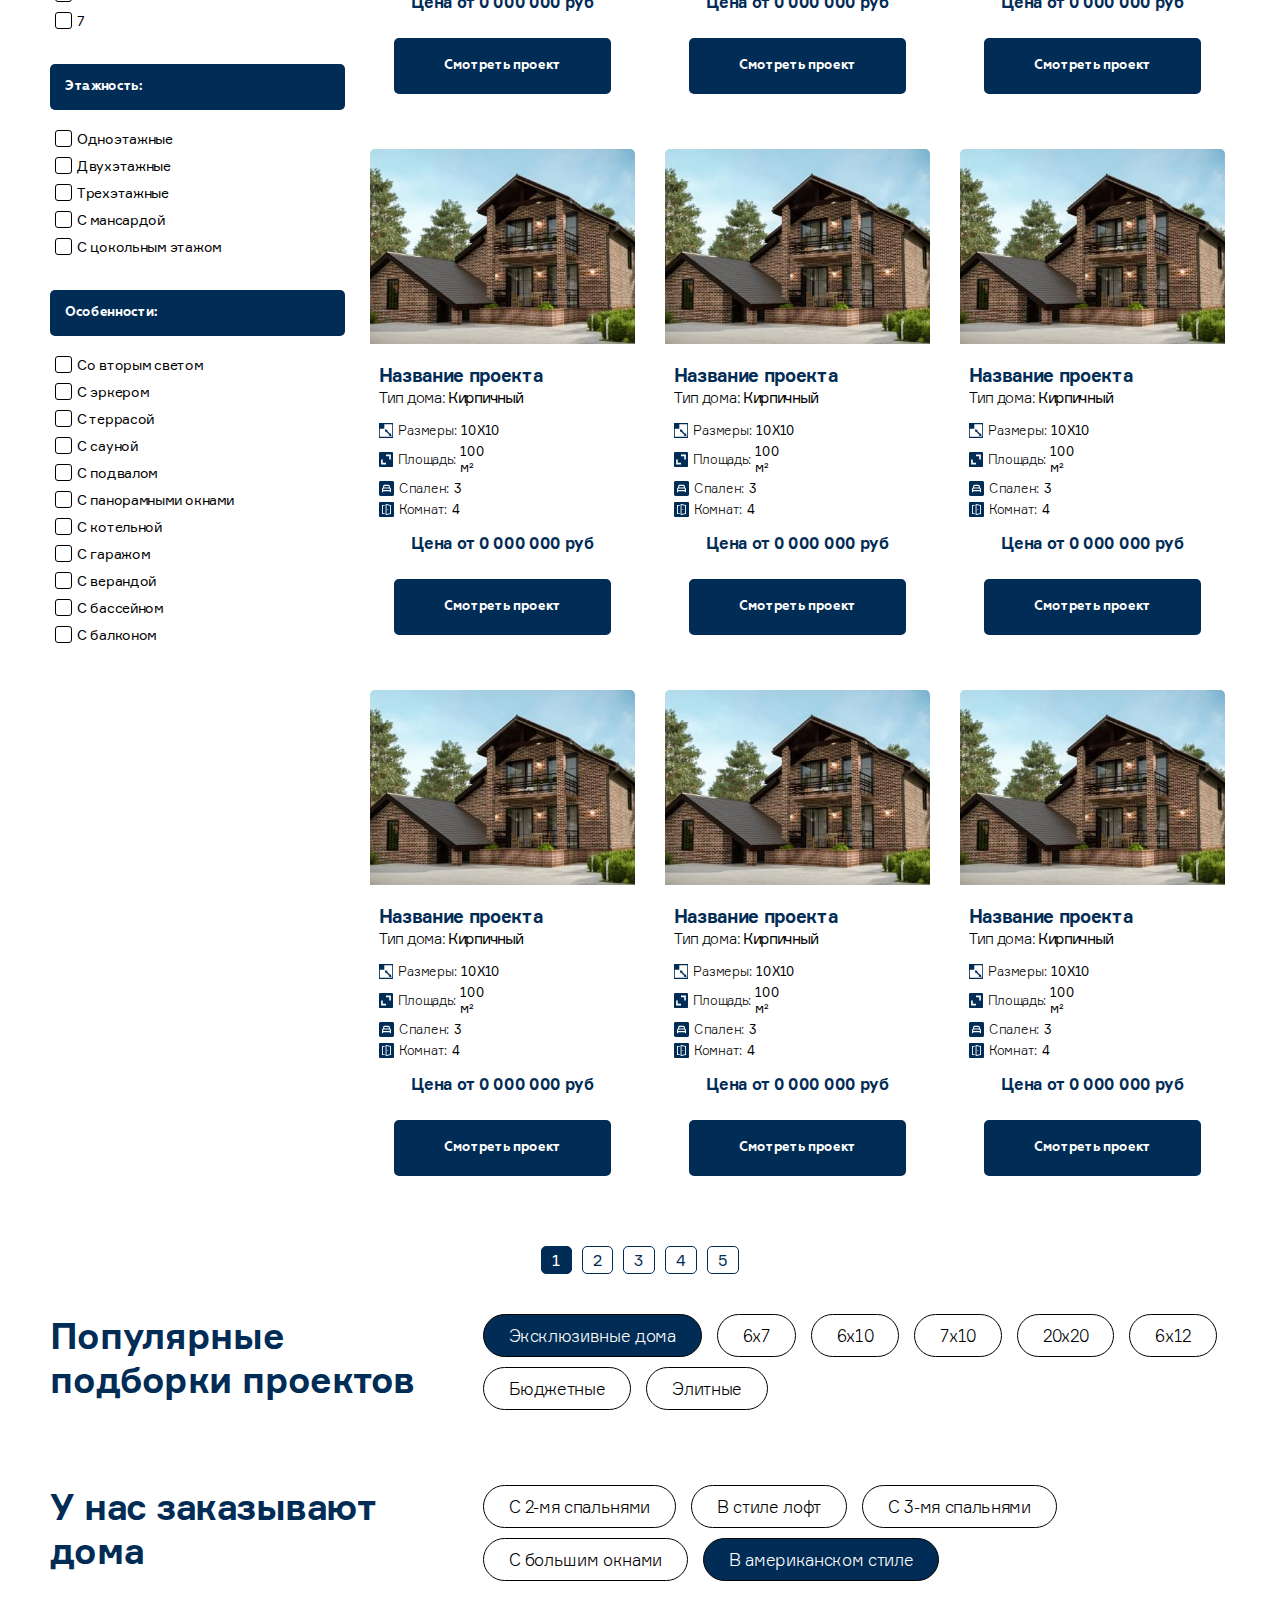
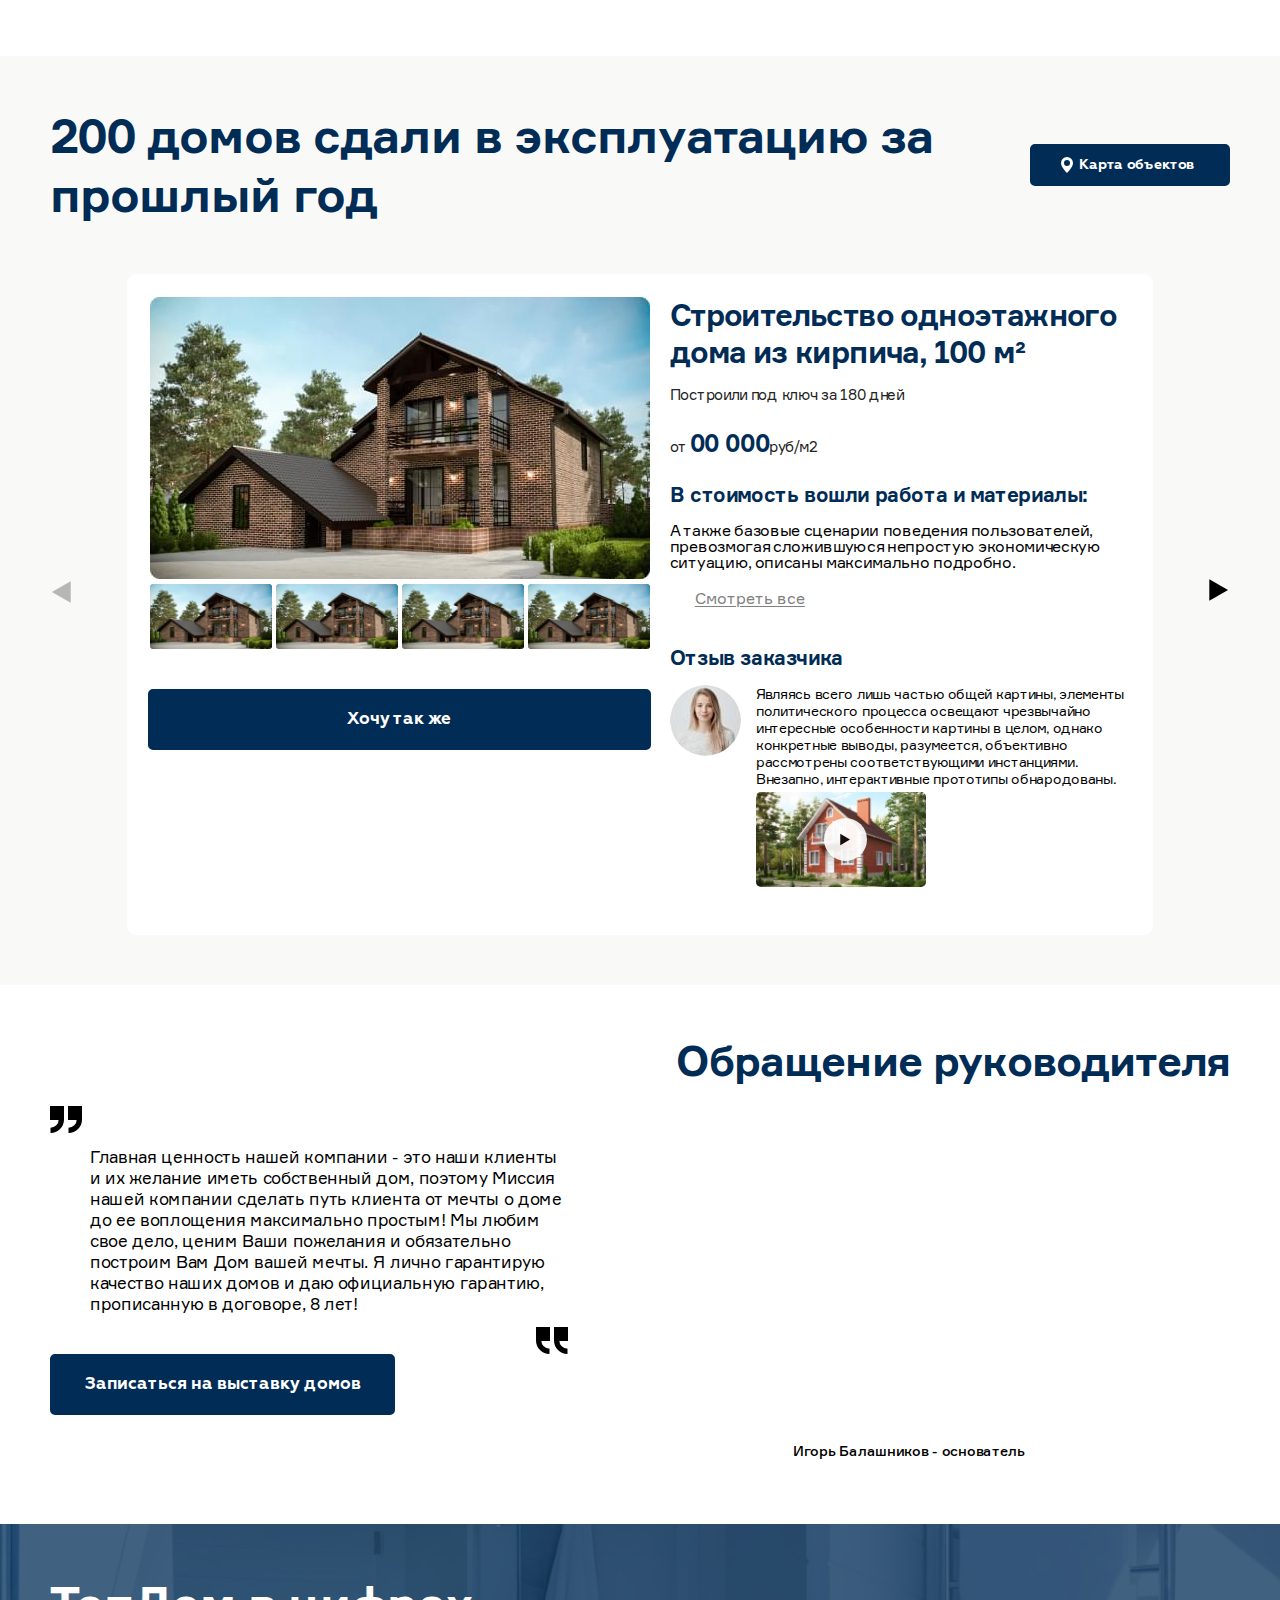
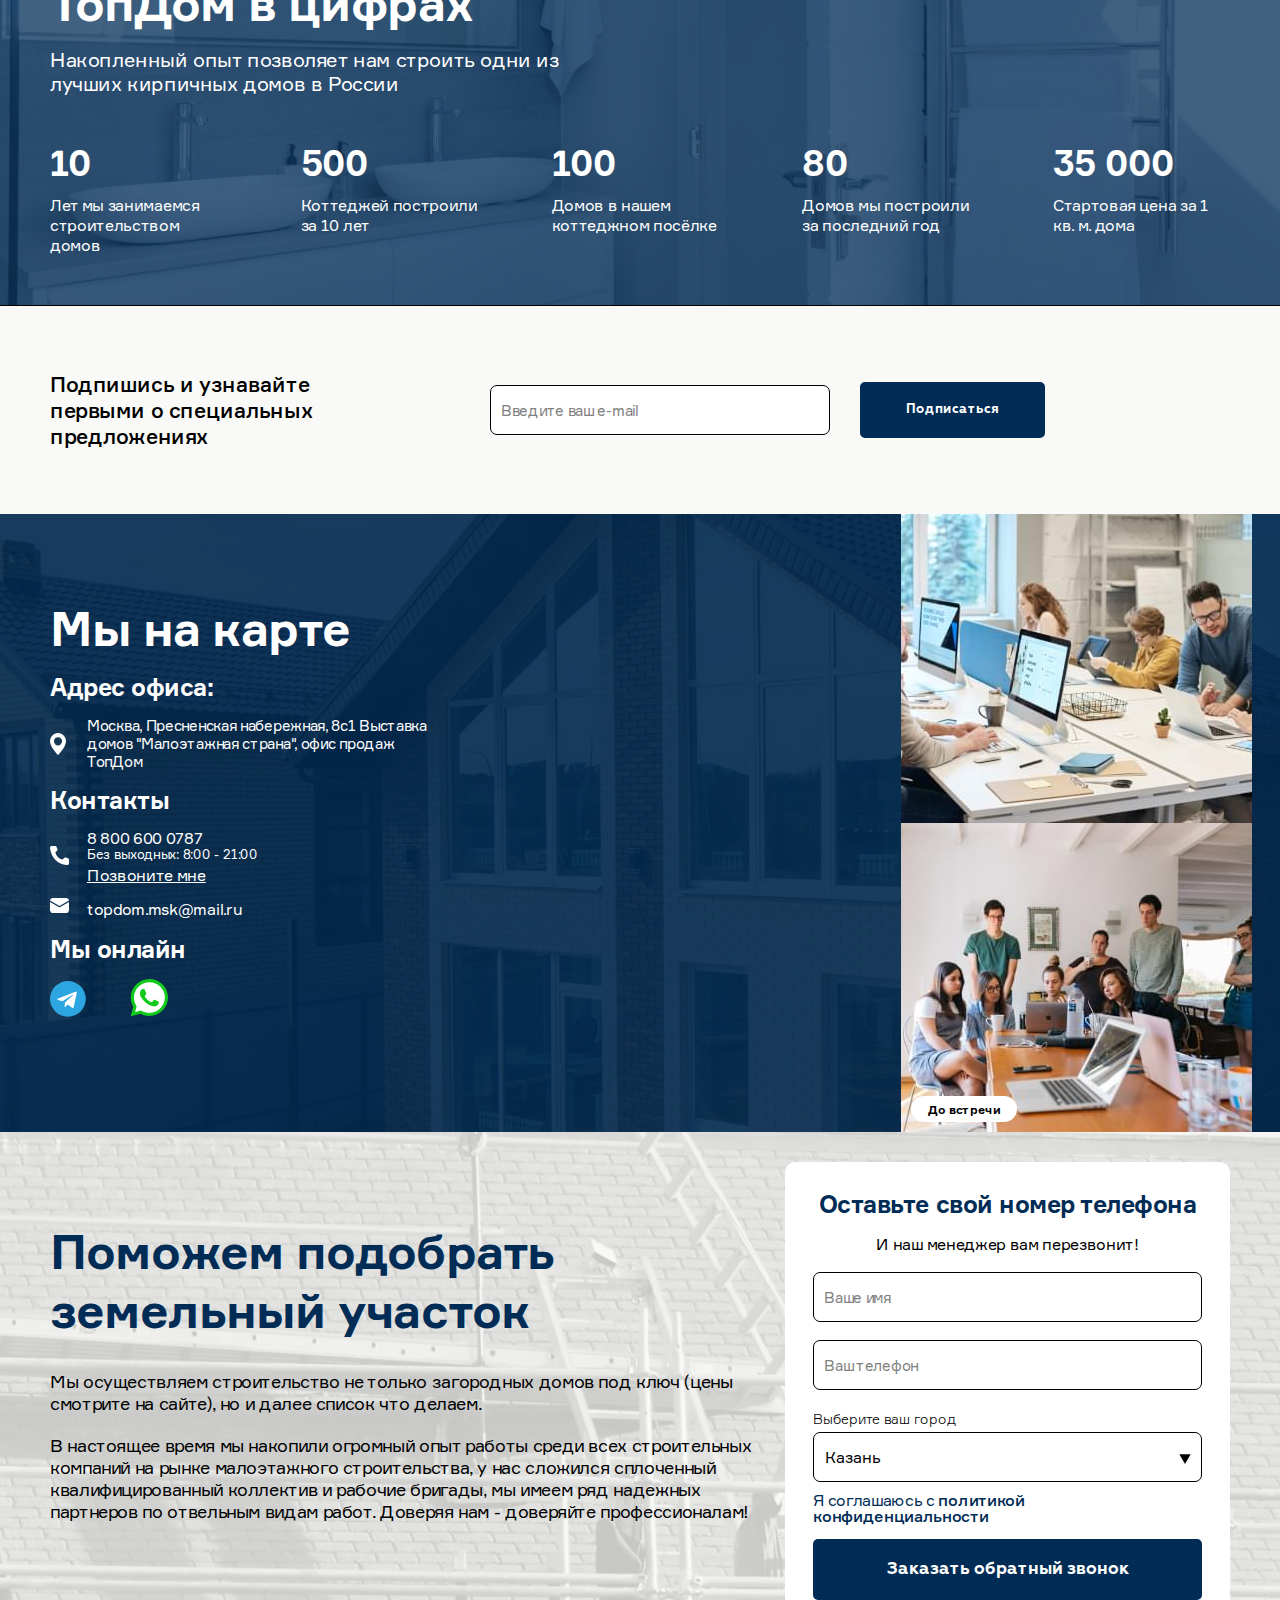
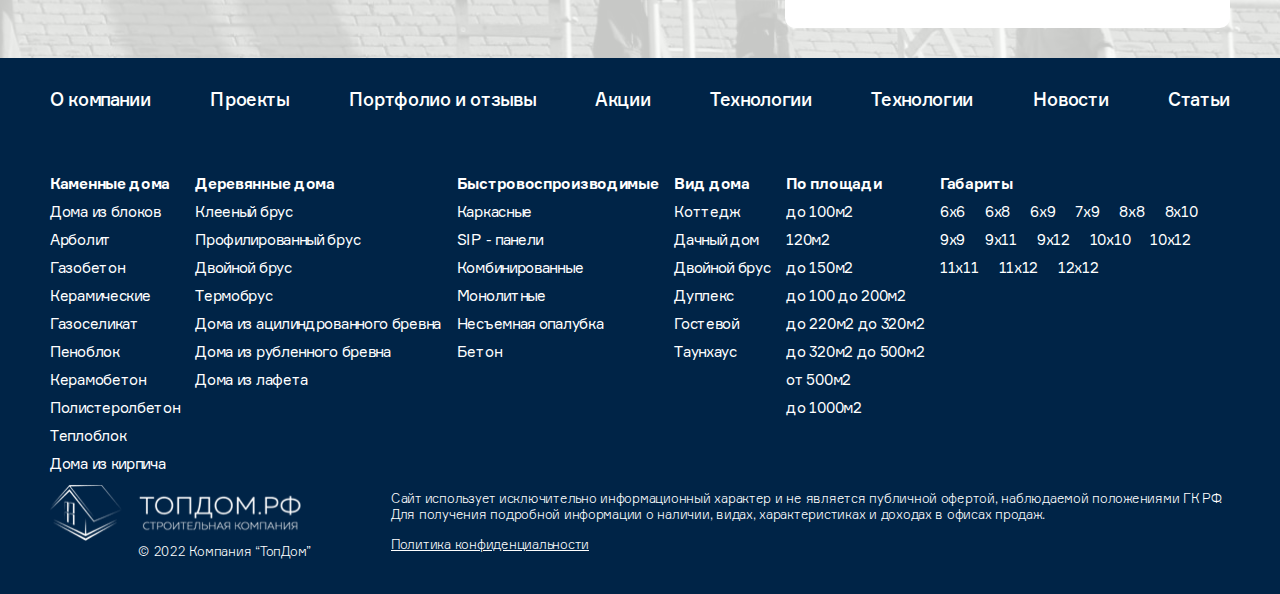
<file: catalog.html>
<!DOCTYPE html>
<html lang="ru">

    <!-- Head -->
    <head>

        <!-- Meta -->
        <meta charset="utf-8">
        <meta name="viewport" content="width=device-width, initial-scale=1">
        <title>New Project</title>
        <!-- / Meta -->

        <!-- Styles -->
        <link rel="stylesheet" href="styles/style.min.css">
        <!-- / Styles -->
        <script
        src="https://code.jquery.com/jquery-3.6.0.min.js"
        integrity="sha256-/xUj+3OJU5yExlq6GSYGSHk7tPXikynS7ogEvDej/m4="
        crossorigin="anonymous"></script>

    </head>
    <!-- / Head -->

    <!-- Body -->
    <body>


<div class="main-wrapper">

    <!--header  -->
    <header class="header">
        <div class="container">
            <div class="header__wrap">

                <div class="logo">
                    <a href="index.html">
                        <img src="images/logo.svg" alt="Логотип строительной компании ТопДом.рф">
                    </a>
                </div>

                <button class="header__burger burger">
                    <span></span>
                </button>

                <!-- <div class="header__nav-shadow"> -->
                    <div class="header__box nav-mobile">
                        <div class="header__social">
                            <h4>Мы онлайн</h4>
                            <div class="social-imgs">
                                <a href="#" target="_blank">
                                    <div class="social-imgs__img">
                                        <svg width="29" height="29" viewBox="0 0 29 29">
                                            <use xlink:href="svg-sprite/svg-sprite.svg#online1"></use>
                                        </svg>
                                    </div>
                                </a>
                                <a href="#" target="_blank">
                                    <div class="social-imgs__img">
                                        <svg width="30" height="29" viewBox="0 0 30 29">
                                            <use xlink:href="svg-sprite/svg-sprite.svg#online2"></use>
                                        </svg>
                                    </div>
                                </a>
                                <a href="#" target="_blank">
                                    <div class="social-imgs__img">
                                        <svg width="30" height="30" viewBox="0 0 30 30">
                                            <use xlink:href="svg-sprite/svg-sprite.svg#online3"></use>
                                        </svg>
                                    </div>
                                </a>
                            </div>
                        </div>
                        <div class="header__call">
                            <a href="tel:88432601066">8 843 260 10 66</a>
                            <button class="btn btn--blue js-call">Заказать звонок</button>
                        </div>
                        <nav class="header__nav">
                            <ul class="header__nav-list">
                                <li><a href="about.html">О компании</a></li>
                                <li class="active"><a href="#">Проекты</a></li>
                                <li><a href="#">Портфолио и отзывы</a></li>
                                <li><a href="404.html">Акции</a></li>
                                <li><a href="contacts.html">Контакты</a></li>
                                <li><a href="#">Технологии</a></li>
                                <li><a href="#">Статьи</a></li>
            
                            </ul>
                            <div class="header__nav-icons">
                                <div class="search">
                                    <svg width="29" height="29" viewBox="0 0 29 29">
                                        <use xlink:href="svg-sprite/svg-sprite.svg#header-icon-1"></use>
                                    </svg>
                                </div>

                                <a href="#">
                                    <svg width="29" height="29" viewBox="0 0 29 29">
                                        <use xlink:href="svg-sprite/svg-sprite.svg#header-icon-2"></use>
                                    </svg>
                                </a>
                                
                            </div>
                        </nav>
                    </div>
                <!-- </div> -->
            </div>
        </div>
    </header>
    <!-- / header  -->

    <div class="wrapper-content">
        <!-- first -->
        <section class="first" style="background-image: url(images/first-img.jpg);">
            <div class="container">

                <h1 class="title">
                    Строительная компания Топ Дом это:
                </h1>

                <ul class="first-list">
                    <li>Более 100 мастеров строителей в штате компании</li>
                    <li>500 котеджей построено за 10 лет без гарантийных случаев</li>
                    <li>Своя выставка из 100 котеджей в одном поселке</li>
                </ul>

                <div class="first__btns">
                    <button class="btn js-order">Узнать стоимость дома</button>
                    <button class="btn btn--transparent">Поможем в оформлении ипотеки</button>
                </div>
                

                <div class="benefits swiper">
                    <ul class="benefits__list swiper-wrapper">
                        <li class="swiper-slide">
                            <div class="benefits__item">
                                <p>Фиксированная цена во время строительства</p>
                            </div>
                        </li>

                        <li class="swiper-slide">
                            <div class="benefits__item">
                                <p>Строим с гарантией 8 лет по договору</p>
                            </div>
                        </li>

                        <li class="swiper-slide">
                            <div class="benefits__item">
                                <p>Бесплатное проектирование</p>
                            </div>
                        </li>

                        <li class="swiper-slide">
                            <div class="benefits__item">
                                <p>Технический контроль на всех этапах строительства</p>
                            </div>
                        </li>
                    </ul>
                    <button class="benefits__btn-prev">
                        <svg width="13" height="15" viewBox="0 0 13 15">
                            <use xlink:href="svg-sprite/svg-sprite.svg#arrow-slider"></use>
                        </svg>
                    </button>
                    <button class="benefits__btn-next">
                        <svg width="13" height="15" viewBox="0 0 13 15">
                            <use xlink:href="svg-sprite/svg-sprite.svg#arrow-slider"></use>
                        </svg>
                    </button>
                </div>
            </div>
        </section>
        <!-- / first -->

        <!-- examples -->
        <section class="examples">
            <div class="container">

                <h2 class="subtitle">Мы строим все типы домов</h2>

                <div class="net">
                    <div class="net__elem">
                            <!-- карточка товара -->
                        <div class="card">

                            <div class="card__img-box labls">
                                <a href="detal.html">
                                    <div class="card__img">
                                        <img src="images/house/house-1.jpg" alt="Фото дома">
                                    </div>
                                </a>

                                <div class="card__labls labls__box">
                                    <a href="#">
                                        <div class="labls__el">Газобетон</div>
                                    </a>
                                    <a href="#">
                                        <div class="labls__el">Керамические блоки</div>
                                    </a>
                                    
                                    <a href="#">
                                        <div class="labls__el">Газосиликат</div>
                                    </a>
                                    
                                    <a href="#">
                                        <div class="labls__el">Керамзитобетон</div>
                                    </a>
                                    
                                </div>
                            </div>

                            <div class="card__box">
                                <div class="card__name">
                                    <a href="#">
                                        <p>Кирпичные дома</p>
                                    </a>
                                </div>
                                <p class="card__price">от <span>00 000</span>  руб/м2</p>
                                <div class="card__link">
                                    <a class="link-btn" href="#">Посмотреть проекты</a>
                                    <a class="link-calc link-calc--arrow js-order" href="#">Рассчитать стоимость строительства</a>
                                </div>
                            </div>

                        </div>
                            <!-- / карточка товара -->
                    </div>

                    <div class="net__elem">
                             <!-- карточка товара -->
                        <div class="card">

                            <div class="card__img-box labls">
                                <a href="#">
                                    <div class="card__img">
                                        <img src="images/house/house-2.jpg" alt="Фото дома">
                                    </div>
                                </a>

                                <div class="card__labls labls__box">
                                    <a href="#">
                                        <div class="labls__el">Газобетон</div>
                                    </a>
                                    <a href="#">
                                        <div class="labls__el">Керамические блоки</div>
                                    </a>
                                    
                                    <a href="#">
                                        <div class="labls__el">Газосиликат</div>
                                    </a>
                                    
                                    <a href="#">
                                        <div class="labls__el">Керамзитобетон</div>
                                    </a>
                                    
                                </div>
                            </div>

                            <div class="card__box">
                                <div class="card__name">
                                    <a href="#">
                                        <p>Кирпичные дома</p>
                                    </a>
                                </div>
                                <p class="card__price">от <span>00 000</span>  руб/м2</p>
                                <div class="card__link">
                                    <a class="link-btn" href="#">Посмотреть проекты</a>
                                    <a class="link-calc link-calc--arrow js-order" href="#">Рассчитать стоимость строительства</a>
                                </div>
                            </div>

                        </div>
                            <!-- / карточка товара -->
                    </div>

                    <div class="net__elem">
                             <!-- карточка товара -->
                        <div class="card">

                            <div class="card__img-box labls">
                                <a href="#">
                                    <div class="card__img">
                                        <img src="images/house/house-3.jpg" alt="Фото дома">
                                    </div>
                                </a>

                                <div class="card__labls labls__box">
                                    <a href="#">
                                        <div class="labls__el">Клееный брус</div>
                                    </a>
                                    <a href="#">
                                        <div class="labls__el">Профилированный брус</div>
                                    </a>
                                    
                                    <a href="#">
                                        <div class="labls__el">Двойной брус</div>
                                    </a>
                                    
                                    <a href="#">
                                        <div class="labls__el">Термобрус</div>
                                    </a>
                                    
                                </div>
                            </div>

                            <div class="card__box">
                                <div class="card__name">
                                    <a href="#">
                                        <p>Кирпичные дома</p>
                                    </a>
                                </div>
                                <p class="card__price">от <span>00 000</span>  руб/м2</p>
                                <div class="card__link">
                                    <a class="link-btn" href="#">Посмотреть проекты</a>
                                    <a class="link-calc link-calc--arrow js-order" href="#">Рассчитать стоимость строительства</a>
                                </div>
                            </div>

                        </div>
                            <!-- / карточка товара -->
                    </div>

                    <div class="net__elem">
                             <!-- карточка товара -->
                        <div class="card">

                            <div class="card__img-box labls">
                                <a href="#">
                                    <div class="card__img">
                                        <img src="images/house/house-4.jpg" alt="Фото дома">
                                    </div>
                                </a>

                                <div class="card__labls labls__box">
                                    
                                    <a href="#">
                                        <div class="labls__el">Оцилендрованное</div>
                                    </a>
                                    
                                </div>
                            </div>

                            <div class="card__box">
                                <div class="card__name">
                                    <a href="#">
                                        <p>Кирпичные дома</p>
                                    </a>
                                </div>
                                <p class="card__price">от <span>00 000</span>  руб/м2</p>
                                <div class="card__link">
                                    <a class="link-btn" href="#">Посмотреть проекты</a>
                                    <a class="link-calc link-calc--arrow js-order" href="#">Рассчитать стоимость строительства</a>
                                </div>
                            </div>

                        </div>
                            <!-- / карточка товара -->
                    </div>

                    <div class="net__elem">
                             <!-- карточка товара -->
                        <div class="card">

                            <div class="card__img-box labls">
                                <a href="#">
                                    <div class="card__img">
                                        <img src="images/house/house-5.jpg" alt="Фото дома">
                                    </div>
                                </a>

                                <div class="card__labls labls__box">
                                    
                                    <a href="#">
                                        <div class="labls__el">Каркасные</div>
                                    </a>
                                    <a href="#">
                                        <div class="labls__el">SIP - панели</div>
                                    </a>
                                    
                                </div>
                            </div>

                            <div class="card__box">
                                <div class="card__name">
                                    <a href="#">
                                        <p>Кирпичные дома</p>
                                    </a>
                                </div>
                                <p class="card__price">от <span>00 000</span>  руб/м2</p>
                                <div class="card__link">
                                    <a class="link-btn" href="#">Посмотреть проекты</a>
                                    <a class="link-calc link-calc--arrow js-order" href="#">Рассчитать стоимость строительства</a>
                                </div>
                            </div>

                        </div>
                            <!-- / карточка товара -->
                    </div>

                    <div class="net__elem">
                            <!-- карточка товара -->
                        <div class="card">

                            <div class="card__img-box labls">
                                <a href="#">
                                    <div class="card__img">
                                        <img src="images/house/house-6.jpg" alt="Фото дома">
                                    </div>
                                </a>

                                <div class="card__labls labls__box">
                                    
                                    <a href="#">
                                        <div class="labls__el">Клееный брус</div>
                                    </a>
                                    
                                </div>
                            </div>

                            <div class="card__box">
                                <div class="card__name">
                                    <a href="#">
                                        <p>Кирпичные дома</p>
                                    </a>
                                </div>
                                <p class="card__price">от <span>00 000</span>  руб/м2</p>
                                <div class="card__link">
                                    <a class="link-btn" href="#">Посмотреть проекты</a>
                                    <a class="link-calc link-calc--arrow js-order" href="#">Рассчитать стоимость строительства</a>
                                </div>
                            </div>

                        </div>
                            <!-- / карточка товара -->
                    </div>
                </div>
            </div>
        </section>
        <!-- / examples -->

        <!-- popular -->

        <section class="popular">
            <div class="container">

                <div class="labls labls--hidden labls--static js-labls-more">
                    <div class="labls__box">
                        <div class="labls__el">Арболит</div>
                        <div class="labls__el">Газобетон</div>
                        <div class="labls__el">Клееный брус</div>
                        <div class="labls__el">Каркасные</div>
                        <div class="labls__el">С террасой</div>
                        <div class="labls__el">С сауной</div>
                        <div class="labls__el">ХАЙ-ТЕК</div>
                        <div class="labls__el">ХАЙ-ТЕК</div>
                        <div class="labls__el">ХАЙ-ТЕК</div>
                        <div class="labls__el">ХАЙ-ТЕК</div>
                        <div class="labls__el">ХАЙ-ТЕК</div>
                    </div>
                    <button class="btn-more js-more">Показать еще</button> 
                </div>

                <div class="catalog">
                    <div class="catalog__left catalog-filter">
                        <div class="filter-btn">
                            <button class="filter-btn__close">
                                <svg width="29" height="24" viewBox="0 0 29 24">
                                    <use xlink:href="svg-sprite/svg-sprite.svg#filter-arrow"></use>
                                </svg>
                            </button>
                            <h3>Фильтры</h3>
                            <button class="filter-btn__open">
                                <svg width="26" height="23" viewBox="0 0 26 23">
                                    <use xlink:href="svg-sprite/svg-sprite.svg#filter-icon"></use>
                                </svg>
                            </button>
                        </div>
                        <form class="filter">

                            <div class="filter__el">
                                <h4>Материал:</h4>

                                <div class="filter__checkbox" data-simplebar>
                                    <label class="filter-check">
                                        <input type="checkbox" name="material">
                                        <span class="filter-check__fake"></span>
                                        <span class="filter-check__text">Каменные дома</span> 
                                    </label>

                                    <label class="filter-check">
                                        <input type="checkbox" name="material">
                                        <span class="filter-check__fake"></span>
                                        <span class="filter-check__text">Дома из блоков</span> 
                                    </label>

                                    <label class="filter-check">
                                        <input type="checkbox" name="material">
                                        <span class="filter-check__fake"></span>
                                        <span class="filter-check__text">Дома из газобетона</span> 
                                    </label>

                                    <label class="filter-check">
                                        <input type="checkbox" name="material">
                                        <span class="filter-check__fake"></span>
                                        <span class="filter-check__text">Дома из керамических блоков</span> 
                                    </label>

                                    <label class="filter-check">
                                        <input type="checkbox" name="material">
                                        <span class="filter-check__fake"></span>
                                        <span class="filter-check__text">Дома из керамзитобетонных блоков</span> 
                                    </label>

                                    <label class="filter-check">
                                        <input type="checkbox" name="material">
                                        <span class="filter-check__fake"></span>
                                        <span class="filter-check__text">Дома из газоселикатных блоков</span> 
                                    </label>

                                    <label class="filter-check">
                                        <input type="checkbox" name="material">
                                        <span class="filter-check__fake"></span>
                                        <span class="filter-check__text">Дома из теплоблоков</span> 
                                    </label>

                                    <label class="filter-check">
                                        <input type="checkbox" name="material">
                                        <span class="filter-check__fake"></span>
                                        <span class="filter-check__text">Дома из полистерол бетона</span> 
                                    </label>

                                    <label class="filter-check">
                                        <input type="checkbox" name="material">
                                        <span class="filter-check__fake"></span>
                                        <span class="filter-check__text">Дома из арболита</span> 
                                    </label>

                                    <label class="filter-check">
                                        <input type="checkbox" name="material">
                                        <span class="filter-check__fake"></span>
                                        <span class="filter-check__text">Монолитные дома</span> 
                                    </label>

                                    <label class="filter-check">
                                        <input type="checkbox" name="material">
                                        <span class="filter-check__fake"></span>
                                        <span class="filter-check__text">Монолитные дома</span> 
                                    </label>

                                    <label class="filter-check">
                                        <input type="checkbox" name="material">
                                        <span class="filter-check__fake"></span>
                                        <span class="filter-check__text">Монолитные дома</span> 
                                    </label>

                                    <label class="filter-check">
                                        <input type="checkbox" name="material">
                                        <span class="filter-check__fake"></span>
                                        <span class="filter-check__text">Монолитные дома</span> 
                                    </label>

                                    <label class="filter-check">
                                        <input type="checkbox" name="material">
                                        <span class="filter-check__fake"></span>
                                        <span class="filter-check__text">Монолитные дома</span> 
                                    </label>

                                    <label class="filter-check">
                                        <input type="checkbox" name="material">
                                        <span class="filter-check__fake"></span>
                                        <span class="filter-check__text">Монолитные дома</span> 
                                    </label>

                                    <label class="filter-check">
                                        <input type="checkbox" name="material">
                                        <span class="filter-check__fake"></span>
                                        <span class="filter-check__text">Монолитные дома</span> 
                                    </label>

                                    <label class="filter-check">
                                        <input type="checkbox" name="material">
                                        <span class="filter-check__fake"></span>
                                        <span class="filter-check__text">Монолитные дома</span> 
                                    </label>
                                </div>
                            </div>

                            <div class="filter__el">
                                <h4>Стоимость строительства, млн.руб</h4>

                                <div class="filter__range filter-range">

                                    <!-- <input class="filter-range__input"  type="number" min="0.1" max="99.99" id="input-1">

                                    <input class="filter-range__input"  type="number" min="0.1" max="99.99" id="input-2"> -->

                                    <div class="filter-range__fake" id="range-price"></div>
                                </div>
                            </div>

                            <div class="filter__el">
                                <h4>Площадь, кв.м</h4>

                                <div class="filter__range filter-range">

                                    <!-- <input class="filter-range__input"  type="number" min="0.1" max="99.99" id="input-1">

                                    <input class="filter-range__input"  type="number" min="0.1" max="99.99" id="input-2"> -->

                                    <div class="filter-range__fake" id="range-square"></div>
                                </div>
                            </div>

                            <div class="filter__el">
                                <h4>Площадь, кв.м</h4>

                                <div class="filter__long filter-long">

                                    <div class="filter-long__box">
                                        <label for="long">Длина:</label>
                                        <input class="filter-long__input" name="long"  type="number" min="1" max="9999">
                                    </div>

                                    <div class="filter-long__box">
                                        <label for="width">Ширина:</label>
                                        <input class="filter-long__input" name="width"  type="number" min="1" max="9999">
                                    </div>

                                </div>
                            </div>

                            <div class="filter__el">
                                <h4>Спален:</h4>

                                <div class="filter__checkbox" data-simplebar>
                                    <label class="filter-check">
                                        <input type="checkbox" name="material">
                                        <span class="filter-check__fake"></span>
                                        <span class="filter-check__text">1</span> 
                                    </label>

                                    <label class="filter-check">
                                        <input type="checkbox" name="material">
                                        <span class="filter-check__fake"></span>
                                        <span class="filter-check__text">2</span> 
                                    </label>

                                    <label class="filter-check">
                                        <input type="checkbox" name="material">
                                        <span class="filter-check__fake"></span>
                                        <span class="filter-check__text">3</span> 
                                    </label>

                                    <label class="filter-check">
                                        <input type="checkbox" name="material">
                                        <span class="filter-check__fake"></span>
                                        <span class="filter-check__text">4</span> 
                                    </label>

                                    <label class="filter-check">
                                        <input type="checkbox" name="material">
                                        <span class="filter-check__fake"></span>
                                        <span class="filter-check__text">5</span> 
                                    </label>

                                    <label class="filter-check">
                                        <input type="checkbox" name="material">
                                        <span class="filter-check__fake"></span>
                                        <span class="filter-check__text">6</span> 
                                    </label>

                                    <label class="filter-check">
                                        <input type="checkbox" name="material">
                                        <span class="filter-check__fake"></span>
                                        <span class="filter-check__text">7</span> 
                                    </label>

                                </div>
                            </div>

                            <div class="filter__el">
                                <h4>Этажность:</h4>

                                <div class="filter__checkbox" data-simplebar>
                                    <label class="filter-check">
                                        <input type="checkbox" name="material">
                                        <span class="filter-check__fake"></span>
                                        <span class="filter-check__text">Одноэтажные</span> 
                                    </label>

                                    <label class="filter-check">
                                        <input type="checkbox" name="material">
                                        <span class="filter-check__fake"></span>
                                        <span class="filter-check__text">Двухэтажные</span> 
                                    </label>

                                    <label class="filter-check">
                                        <input type="checkbox" name="material">
                                        <span class="filter-check__fake"></span>
                                        <span class="filter-check__text">Трехэтажные</span> 
                                    </label>

                                    <label class="filter-check">
                                        <input type="checkbox" name="material">
                                        <span class="filter-check__fake"></span>
                                        <span class="filter-check__text">С мансардой</span> 
                                    </label>

                                    <label class="filter-check">
                                        <input type="checkbox" name="material">
                                        <span class="filter-check__fake"></span>
                                        <span class="filter-check__text">С цокольным этажом</span> 
                                    </label>

                                </div>
                            </div>

                            <div class="filter__el">
                                <h4>Особенности:</h4>

                                <div class="filter__checkbox" data-simplebar>
                                    <label class="filter-check">
                                        <input type="checkbox" name="material">
                                        <span class="filter-check__fake"></span>
                                        <span class="filter-check__text">Со вторым светом</span> 
                                    </label>

                                    <label class="filter-check">
                                        <input type="checkbox" name="material">
                                        <span class="filter-check__fake"></span>
                                        <span class="filter-check__text">С эркером</span> 
                                    </label>

                                    <label class="filter-check">
                                        <input type="checkbox" name="material">
                                        <span class="filter-check__fake"></span>
                                        <span class="filter-check__text">С террасой</span> 
                                    </label>

                                    <label class="filter-check">
                                        <input type="checkbox" name="material">
                                        <span class="filter-check__fake"></span>
                                        <span class="filter-check__text">С сауной</span> 
                                    </label>

                                    <label class="filter-check">
                                        <input type="checkbox" name="material">
                                        <span class="filter-check__fake"></span>
                                        <span class="filter-check__text">С подвалом</span> 
                                    </label>

                                    <label class="filter-check">
                                        <input type="checkbox" name="material">
                                        <span class="filter-check__fake"></span>
                                        <span class="filter-check__text">С панорамными окнами</span> 
                                    </label>

                                    <label class="filter-check">
                                        <input type="checkbox" name="material">
                                        <span class="filter-check__fake"></span>
                                        <span class="filter-check__text">С котельной</span> 
                                    </label>

                                    <label class="filter-check">
                                        <input type="checkbox" name="material">
                                        <span class="filter-check__fake"></span>
                                        <span class="filter-check__text">С гаражом</span> 
                                    </label>

                                    <label class="filter-check">
                                        <input type="checkbox" name="material">
                                        <span class="filter-check__fake"></span>
                                        <span class="filter-check__text">С верандой</span> 
                                    </label>

                                    <label class="filter-check">
                                        <input type="checkbox" name="material">
                                        <span class="filter-check__fake"></span>
                                        <span class="filter-check__text">С бассейном</span> 
                                    </label>

                                    <label class="filter-check">
                                        <input type="checkbox" name="material">
                                        <span class="filter-check__fake"></span>
                                        <span class="filter-check__text">С балконом</span> 
                                    </label>

                                </div>
                            </div>
                        </form>
                    </div>

                    <div class="catalog__right net">

                        <div class="net__elem net__elem--3">
    
                            <div class="card-popular">
                                <a href="#">
                                    <div class="card-popular__img">
                                        <img src="images/house/hous-popular.jpg" alt="Фото дома">
                                    </div>
                                </a>
    
                                <div class="card-popular__box">
                                    <a href="#">
                                        <p class="card-popular__name">Название проекта</p>
                                    </a>
                                    <p class="card-popular__type">
                                        Тип дома:<a href="#"> Кирпичный</a>
                                    </p>
                                    <div class="card-popular__prop house-prop">
                                        <div data-prop="size">Размеры:<span> 10X10</span></div>
                                        <div data-prop="square">Площадь:<span> 100 м²</span></div>
                                        <div data-prop="bed">Спален:<span> 3</span></div>
                                        <div data-prop="room">Комнат:<span>4</span></div>
                                    </div>
                                    <p class="card-popular__price">Цена от 0 000 000 руб</p>
                                    <a class="link-btn" href="#">Смотреть проект</a>
                                </div>
                            </div>
    
                        </div>
    
                        <div class="net__elem net__elem--3">
    
                            <div class="card-popular">
                                <a href="#">
                                    <div class="card-popular__img">
                                        <img src="images/house/hous-popular.jpg" alt="Фото дома">
                                    </div>
                                </a>
    
                                <div class="card-popular__box">
                                    <a href="#">
                                        <p class="card-popular__name">Название проекта</p>
                                    </a>
                                    <p class="card-popular__type">
                                        Тип дома:<a href="#"> Кирпичный</a>
                                    </p>
                                    <div class="card-popular__prop house-prop">
                                        <div data-prop="size">Размеры:<span> 10X10</span></div>
                                        <div data-prop="square">Площадь:<span> 100 м²</span></div>
                                        <div data-prop="bed">Спален:<span> 3</span></div>
                                        <div data-prop="room">Комнат:<span>4</span></div>
                                    </div>
                                    <p class="card-popular__price">Цена от 0 000 000 руб</p>
                                    <a class="link-btn" href="#">Смотреть проект</a>
                                </div>
                            </div>
    
                        </div>
    
                        <div class="net__elem net__elem--3">
    
                            <div class="card-popular">
                                <a href="#">
                                    <div class="card-popular__img">
                                        <img src="images/house/hous-popular.jpg" alt="Фото дома">
                                    </div>
                                </a>
    
                                <div class="card-popular__box">
                                    <a href="#">
                                        <p class="card-popular__name">Название проекта</p>
                                    </a>
                                    <p class="card-popular__type">
                                        Тип дома:<a href="#"> Кирпичный</a>
                                    </p>
                                    <div class="card-popular__prop house-prop">
                                        <div data-prop="size">Размеры:<span> 10X10</span></div>
                                        <div data-prop="square">Площадь:<span> 100 м²</span></div>
                                        <div data-prop="bed">Спален:<span> 3</span></div>
                                        <div data-prop="room">Комнат:<span>4</span></div>
                                    </div>
                                    <p class="card-popular__price">Цена от 0 000 000 руб</p>
                                    <a class="link-btn" href="#">Смотреть проект</a>
                                </div>
                            </div>
    
                        </div>
    
                        <div class="net__elem net__elem--3">
    
                            <div class="card-popular">
                                <a href="#">
                                    <div class="card-popular__img">
                                        <img src="images/house/hous-popular.jpg" alt="Фото дома">
                                    </div>
                                </a>
    
                                <div class="card-popular__box">
                                    <a href="#">
                                        <p class="card-popular__name">Название проекта</p>
                                    </a>
                                    <p class="card-popular__type">
                                        Тип дома:<a href="#"> Кирпичный</a>
                                    </p>
                                    <div class="card-popular__prop house-prop">
                                        <div data-prop="size">Размеры:<span> 10X10</span></div>
                                        <div data-prop="square">Площадь:<span> 100 м²</span></div>
                                        <div data-prop="bed">Спален:<span> 3</span></div>
                                        <div data-prop="room">Комнат:<span>4</span></div>
                                    </div>
                                    <p class="card-popular__price">Цена от 0 000 000 руб</p>
                                    <a class="link-btn" href="#">Смотреть проект</a>
                                </div>
                            </div>
    
                        </div>

                        <div class="net__elem net__elem--3">
    
                            <div class="card-popular">
                                <a href="#">
                                    <div class="card-popular__img">
                                        <img src="images/house/hous-popular.jpg" alt="Фото дома">
                                    </div>
                                </a>
    
                                <div class="card-popular__box">
                                    <a href="#">
                                        <p class="card-popular__name">Название проекта</p>
                                    </a>
                                    <p class="card-popular__type">
                                        Тип дома:<a href="#"> Кирпичный</a>
                                    </p>
                                    <div class="card-popular__prop house-prop">
                                        <div data-prop="size">Размеры:<span> 10X10</span></div>
                                        <div data-prop="square">Площадь:<span> 100 м²</span></div>
                                        <div data-prop="bed">Спален:<span> 3</span></div>
                                        <div data-prop="room">Комнат:<span>4</span></div>
                                    </div>
                                    <p class="card-popular__price">Цена от 0 000 000 руб</p>
                                    <a class="link-btn" href="#">Смотреть проект</a>
                                </div>
                            </div>
    
                        </div>

                        <div class="net__elem net__elem--3">
    
                            <div class="card-popular">
                                <a href="#">
                                    <div class="card-popular__img">
                                        <img src="images/house/hous-popular.jpg" alt="Фото дома">
                                    </div>
                                </a>
    
                                <div class="card-popular__box">
                                    <a href="#">
                                        <p class="card-popular__name">Название проекта</p>
                                    </a>
                                    <p class="card-popular__type">
                                        Тип дома:<a href="#"> Кирпичный</a>
                                    </p>
                                    <div class="card-popular__prop house-prop">
                                        <div data-prop="size">Размеры:<span> 10X10</span></div>
                                        <div data-prop="square">Площадь:<span> 100 м²</span></div>
                                        <div data-prop="bed">Спален:<span> 3</span></div>
                                        <div data-prop="room">Комнат:<span>4</span></div>
                                    </div>
                                    <p class="card-popular__price">Цена от 0 000 000 руб</p>
                                    <a class="link-btn" href="#">Смотреть проект</a>
                                </div>
                            </div>
    
                        </div>

                        <div class="net__elem net__elem--3">
    
                            <div class="card-popular">
                                <a href="#">
                                    <div class="card-popular__img">
                                        <img src="images/house/hous-popular.jpg" alt="Фото дома">
                                    </div>
                                </a>
    
                                <div class="card-popular__box">
                                    <a href="#">
                                        <p class="card-popular__name">Название проекта</p>
                                    </a>
                                    <p class="card-popular__type">
                                        Тип дома:<a href="#"> Кирпичный</a>
                                    </p>
                                    <div class="card-popular__prop house-prop">
                                        <div data-prop="size">Размеры:<span> 10X10</span></div>
                                        <div data-prop="square">Площадь:<span> 100 м²</span></div>
                                        <div data-prop="bed">Спален:<span> 3</span></div>
                                        <div data-prop="room">Комнат:<span>4</span></div>
                                    </div>
                                    <p class="card-popular__price">Цена от 0 000 000 руб</p>
                                    <a class="link-btn" href="#">Смотреть проект</a>
                                </div>
                            </div>
    
                        </div>

                        <div class="net__elem net__elem--3">
    
                            <div class="card-popular">
                                <a href="#">
                                    <div class="card-popular__img">
                                        <img src="images/house/hous-popular.jpg" alt="Фото дома">
                                    </div>
                                </a>
    
                                <div class="card-popular__box">
                                    <a href="#">
                                        <p class="card-popular__name">Название проекта</p>
                                    </a>
                                    <p class="card-popular__type">
                                        Тип дома:<a href="#"> Кирпичный</a>
                                    </p>
                                    <div class="card-popular__prop house-prop">
                                        <div data-prop="size">Размеры:<span> 10X10</span></div>
                                        <div data-prop="square">Площадь:<span> 100 м²</span></div>
                                        <div data-prop="bed">Спален:<span> 3</span></div>
                                        <div data-prop="room">Комнат:<span>4</span></div>
                                    </div>
                                    <p class="card-popular__price">Цена от 0 000 000 руб</p>
                                    <a class="link-btn" href="#">Смотреть проект</a>
                                </div>
                            </div>
    
                        </div>

                        <div class="net__elem net__elem--3">
    
                            <div class="card-popular">
                                <a href="#">
                                    <div class="card-popular__img">
                                        <img src="images/house/hous-popular.jpg" alt="Фото дома">
                                    </div>
                                </a>
    
                                <div class="card-popular__box">
                                    <a href="#">
                                        <p class="card-popular__name">Название проекта</p>
                                    </a>
                                    <p class="card-popular__type">
                                        Тип дома:<a href="#"> Кирпичный</a>
                                    </p>
                                    <div class="card-popular__prop house-prop">
                                        <div data-prop="size">Размеры:<span> 10X10</span></div>
                                        <div data-prop="square">Площадь:<span> 100 м²</span></div>
                                        <div data-prop="bed">Спален:<span> 3</span></div>
                                        <div data-prop="room">Комнат:<span>4</span></div>
                                    </div>
                                    <p class="card-popular__price">Цена от 0 000 000 руб</p>
                                    <a class="link-btn" href="#">Смотреть проект</a>
                                </div>
                            </div>
    
                        </div>

                        <div class="net__elem net__elem--3">
    
                            <div class="card-popular">
                                <a href="#">
                                    <div class="card-popular__img">
                                        <img src="images/house/hous-popular.jpg" alt="Фото дома">
                                    </div>
                                </a>
    
                                <div class="card-popular__box">
                                    <a href="#">
                                        <p class="card-popular__name">Название проекта</p>
                                    </a>
                                    <p class="card-popular__type">
                                        Тип дома:<a href="#"> Кирпичный</a>
                                    </p>
                                    <div class="card-popular__prop house-prop">
                                        <div data-prop="size">Размеры:<span> 10X10</span></div>
                                        <div data-prop="square">Площадь:<span> 100 м²</span></div>
                                        <div data-prop="bed">Спален:<span> 3</span></div>
                                        <div data-prop="room">Комнат:<span>4</span></div>
                                    </div>
                                    <p class="card-popular__price">Цена от 0 000 000 руб</p>
                                    <a class="link-btn" href="#">Смотреть проект</a>
                                </div>
                            </div>
    
                        </div>

                        <div class="net__elem net__elem--3">
    
                            <div class="card-popular">
                                <a href="#">
                                    <div class="card-popular__img">
                                        <img src="images/house/hous-popular.jpg" alt="Фото дома">
                                    </div>
                                </a>
    
                                <div class="card-popular__box">
                                    <a href="#">
                                        <p class="card-popular__name">Название проекта</p>
                                    </a>
                                    <p class="card-popular__type">
                                        Тип дома:<a href="#"> Кирпичный</a>
                                    </p>
                                    <div class="card-popular__prop house-prop">
                                        <div data-prop="size">Размеры:<span> 10X10</span></div>
                                        <div data-prop="square">Площадь:<span> 100 м²</span></div>
                                        <div data-prop="bed">Спален:<span> 3</span></div>
                                        <div data-prop="room">Комнат:<span>4</span></div>
                                    </div>
                                    <p class="card-popular__price">Цена от 0 000 000 руб</p>
                                    <a class="link-btn" href="#">Смотреть проект</a>
                                </div>
                            </div>
    
                        </div>

                        <div class="net__elem net__elem--3">
    
                            <div class="card-popular">
                                <a href="#">
                                    <div class="card-popular__img">
                                        <img src="images/house/hous-popular.jpg" alt="Фото дома">
                                    </div>
                                </a>
    
                                <div class="card-popular__box">
                                    <a href="#">
                                        <p class="card-popular__name">Название проекта</p>
                                    </a>
                                    <p class="card-popular__type">
                                        Тип дома:<a href="#"> Кирпичный</a>
                                    </p>
                                    <div class="card-popular__prop house-prop">
                                        <div data-prop="size">Размеры:<span> 10X10</span></div>
                                        <div data-prop="square">Площадь:<span> 100 м²</span></div>
                                        <div data-prop="bed">Спален:<span> 3</span></div>
                                        <div data-prop="room">Комнат:<span>4</span></div>
                                    </div>
                                    <p class="card-popular__price">Цена от 0 000 000 руб</p>
                                    <a class="link-btn" href="#">Смотреть проект</a>
                                </div>
                            </div>
    
                        </div>

                    </div>
                </div>

                <div class="pagination">
                    <button class="btn-pagin btn-pagin--blue">1</button>
                    <button class="btn-pagin">2</button>
                    <button class="btn-pagin">3</button>
                    <button class="btn-pagin">4</button>
                    <button class="btn-pagin">5</button>
                </div>
                
            </div>
        </section>
        <!-- / popular -->

        <!-- selections -->
        <secrion class="selections">
            <div class="container">
                <div class="selections__box">
                    <h2 class="subtitle subtitle--small">
                        Популярные подборки проектов
                    </h2>

                    <div class="labls labls--static">
                        <div class="labls__box">
                            <div class="labls__el labls__el--blue">Эксклюзивные дома</div>
                            <div class="labls__el">6х7</div>
                            <div class="labls__el">6х10</div>
                            <div class="labls__el">7х10</div>
                            <div class="labls__el">20х20</div>
                            <div class="labls__el">6х12</div>
                            <div class="labls__el">Бюджетные</div>
                            <div class="labls__el">Элитные</div>
                        </div>
                    </div>
                </div>

                <div class="selections__box">
                    <h2 class="subtitle subtitle--small">
                        У нас заказывают дома
                    </h2>

                    <div class="labls labls--static">
                        <div class="labls__box">
                            <div class="labls__el">С 2-мя спальнями</div>
                            <div class="labls__el">В стиле лофт</div>
                            <div class="labls__el">С 3-мя спальнями</div>
                            <div class="labls__el">С большим окнами</div>
                            <div class="labls__el labls__el--blue">В американском стиле</div>
                        </div>
                    </div>
                </div>
            </div>
        </secrion>
        <!-- / selections -->

        <!-- used -->
        <div class="used">
            <div class="container">

                <div class="used__box">
                    <h2 class="subtitle subtitle--left">200 домов сдали в эксплуатацию за прошлый год</h2>
                    <a href="#" class="link-btn link-btn--icon">Карта объектов</a>
                </div>
                
                <div class="used__wrap">

                    <div class="used__slider">

                        <div class="used-slider swiper">
                            <div class="swiper-wrapper">

                                <div class="swiper-slide">

                                    <div class="used-house">
                                        <a href="images/house/hous-popular.jpg" class="glightbox" data-gallery="gallery1">
                                            <img src="images/house/hous-popular.jpg" alt="Фото дома" />
                                        </a>
                                    </div>

                                </div>

                                <div class="swiper-slide">

                                    <div class="used-house">
                                        <a href="images/house/hous-popular.jpg" class="glightbox" data-gallery="gallery1">
                                            <img src="images/house/hous-popular.jpg" alt="Фото дома" />
                                        </a>
                                    </div>

                                </div>

                                <div class="swiper-slide">

                                    <a href="images/house/hous-popular.jpg" class="glightbox2" >
                                        <img src="images/house/hous-popular.jpg" alt="Фото дома" />
                                    </a>

                                </div>

                                <div class="swiper-slide">

                                    <a href="images/house/hous-popular.jpg" class="glightbox2" >
                                        <img src="images/house/hous-popular.jpg" alt="Фото дома" />
                                    </a>

                                </div>

                                <div class="swiper-slide">

                                    <a href="images/house/hous-popular.jpg" class="glightbox2" >
                                        <img src="images/house/hous-popular.jpg" alt="Фото дома" />
                                    </a>

                                </div>

                            </div>
                            
                        </div>

                        <button class="used__btn-prev btn-circle btn-circle--prev">
                            <svg width="23" height="22" viewBox="0 0 23 22">
                                <use xlink:href="svg-sprite/svg-sprite.svg#arrow-slider"></use>
                            </svg>
                        </button>
                        <button class="used__btn-next btn-circle btn-circle--next">
                            <svg width="23" height="22" viewBox="0 0 23 22">
                                <use xlink:href="svg-sprite/svg-sprite.svg#arrow-slider"></use>
                            </svg>
                        </button>

                        <div class="used__mini swiper">
                            <div class="swiper-wrapper">
        
                                <div class="swiper-slide">
                                    <div class="used__mini-img">
                                        <img src="images/house/hous-popular.jpg" alt="фото дома">
                                    </div>
                                </div>
                                <div class="swiper-slide">
                                    <div class="used__mini-img">
                                        <img src="images/house/hous-popular.jpg" alt="фото дома">
                                    </div>
                                </div>
                                <div class="swiper-slide">
                                    <div class="used__mini-img">
                                        <img src="images/house/hous-popular.jpg" alt="фото дома">
                                    </div>
                                </div>
                                <div class="swiper-slide">
                                    <div class="used__mini-img">
                                        <img src="images/house/hous-popular.jpg" alt="фото дома">
                                    </div>
                                </div>
                                <div class="swiper-slide">
                                    <div class="used__mini-img">
                                        <img src="images/house/hous-popular.jpg" alt="фото дома">
                                    </div>
                                </div>
        
                            </div>
        
                        </div>
                    </div>

                    <div class="used__text">
                        <h3>Строительство одноэтажного дома из кирпича, 100 м²</h3>
                        <p>Построили под ключ за 180 дней</p>
                        <p>от <span>00 000</span>руб/м2</p>
                        <div class="used__in">
                            <h3>В стоимость вошли работа и материалы:</h3>
                            <p>А также базовые сценарии поведения пользователей, превозмогая 
                                сложившуюся непростую экономическую ситуацию, описаны максимально подробно.
                            </p>
                            <button class="btn-more">Смотреть все</button>
                        </div>
                        <div class="used__review">
                            <h3>Отзыв заказчика</h3>
                            <div class="review">
                                <div class="review__photo">
                                    <img src="images/review.jpg" alt="Фото заказчика">
                                </div>
                                <div class="review__text">
                                    <p>Являясь всего лишь частью общей картины, элементы политического 
                                        процесса освещают чрезвычайно интересные особенности картины в целом, 
                                        однако конкретные выводы, разумеется, объективно рассмотрены 
                                        соответствующими инстанциями. Внезапно, интерактивные прототипы обнародованы.
                                    </p>
                                    
                                    <div class="review__video">
                                        <a href="files/video/video-1.mp4" class="glightbox" data-gallery="gallery2">
                                            <img src="images/house/house-1.jpg" alt="image" />
                                          </a>
                                        <!-- <video controls class="video-file" width="100%" height="100%">
                                        <source src="files/video/video-1.mp4" type='video/mp4'>
                                        </video> -->
                                    </div>
                                </div>
                            </div>
                        </div>
                        
                        <button class="link-btn link-btn--long js-call">Хочу так же</button>
                    </div>

                </div>
            </div>
        </div>
        <!-- / used -->

        <!-- boss -->
        <div class="boss">
            <div class="container">

                <div class="boss__text">
                    <p>
                        Главная ценность нашей компании - это наши клиенты и их желание иметь собственный дом, 
                        поэтому Миссия нашей компании сделать путь клиента от мечты о доме до ее воплощения максимально 
                        простым! Мы любим свое дело, ценим Ваши пожелания и обязательно построим Вам Дом вашей мечты. 
                        Я лично гарантирую качество наших домов и даю официальную гарантию, прописанную в договоре, 8 лет!
                    </p>
                </div>

                <div class="boss__title">
                    <h3>Обращение руководителя</h3>
                </div>

                <div class="boss__wrap">
                    <div class="boss__video">
                        <!-- <img src="images/boss.jpg" alt="img"> -->
                        <iframe 
                            width = "100%" height = "100%" src="https://www.youtube.com/embed/kroO5VE7X3w" 
                            title="YouTube video player" 
                            frameborder="0" 
                            allow="accelerometer; autoplay; clipboard-write; encrypted-media; gyroscope; picture-in-picture" 
                            allowfullscreen>
                        </iframe>
                    </div>
                    <p>Игорь Балашников - основатель</p>
                </div>
                <div class="boss__btn">
                    <button class="link-btn link-btn--long js-call">Записаться на выставку домов</button>
                </div>
            </div>
        </div>
        <!-- / boss -->

        <!-- statistics -->
        <section class="statistics" style="background-image: url(images/statistics.jpg);">
            <div class="container">
                <h2 class="subtitle subtitle--white">ТопДом в цифрах</h2>
                <p class="statistics__text">Накопленный опыт позволяет нам строить одни из лучших кирпичных домов в России</p>
                <ul class="statistic__list">
                    <li>
                        <p>10</p>
                        <span>Лет мы занимаемся строительством домов</span>
                    </li>
                    <li>
                        <p>500</p>
                        <span>Коттеджей построили за 10 лет</span>
                    </li>
                    <li>
                        <p>100</p>
                        <span>Домов в нашем коттеджном посёлке</span>
                    </li>
                    <li>
                        <p>80</p>
                        <span>Домов мы построили за последний год</span>
                    </li>
                    <li>
                        <p>35 000</p>
                        <span>Стартовая цена за 1 кв. м. дома</span>
                    </li>
                </ul>
            </div>

        </section>
        <!-- / statistics -->

        <!-- subscription -->
        <section class="subscription">
            <div class="container">
                <h3>Подпишись и узнавайте первыми о специальных предложениях</h3>
                <form action="#" class="subscription__form">

                    <div class="input-box">
                        <span>* Заполните поле</span>
                        <input type="email" name="email" placeholder="Введите ваш e-mail" required maxlength="40">
                    </div>

                    <input class="link-btn js-end" type="submit" value="Подписаться">
                    <!-- по клику добавит класс open на модальное окно modal-end -->
                </form>
            </div>
        </section>
        <!-- / subscription -->

        <!-- contacts -->
        <section class="contacts">
            <div class="container">
                <div class="contacts__blue">

                    <h2>Мы на карте</h2>
                    <h3 class="contacts__hidden">Адрес офиса:</h3>

                    <div class="contact">

                        <div class="contact__svg">
                            <svg width="16" height="22" viewBox="0 0 16 22">
                                <use xlink:href="svg-sprite/svg-sprite.svg#contact-1"></use>
                            </svg>
                        </div>
                        
                        <div class="contact__text">
                            <p>Москва, Пресненская набережная, 8с1
                                Выставка домов "Малоэтажная страна", офис продаж ТопДом
                            </p>
                        </div>
                        

                    </div>

                    <h3>Контакты</h3>

                    <div class="contact">

                        <div class="contact__svg">
                            <svg width="19" height="19" viewBox="0 0 19 19">
                                <use xlink:href="svg-sprite/svg-sprite.svg#contact-2"></use>
                            </svg>
                        </div>
                        
                        <div class="contact__text">
                            <a href="tel:88006000787">8 800 600 0787</a>
                            <span>Без выходных: 8:00 - 21:00</span>
                            <a class="contact__callme js-call" href="#">Позвоните мне</a>
                        </div>

                    </div>

                    <div class="contact">

                        <div class="contact__svg">
                            <svg width="19" height="15" viewBox="0 0 19 15">
                                <use xlink:href="svg-sprite/svg-sprite.svg#contact-3"></use>
                            </svg>
                        </div>
                        
                        <div class="contact__text">
                            <a href="mailto:topdom.msk@mail.ru">topdom.msk@mail.ru</a>
                        </div>
                        

                    </div>

                    <h3>Мы онлайн</h3>

                    <div class="contacts__social">
                        <a href="#" target="_blank">
                            <svg width="36" height="36" viewBox="0 0 36 36">
                                <use xlink:href="svg-sprite/svg-sprite.svg#social-1"></use>
                            </svg>
                        </a>
                        <a href="#" target="_blank">
                            <svg width="38" height="38" viewBox="0 0 38 38">
                                <use xlink:href="svg-sprite/svg-sprite.svg#social-2"></use>
                            </svg>
                        </a>
                    </div>

                </div>

                <div class="contacs__map">
                    <iframe src="https://yandex.ru/map-widget/v1/?um=constructor%3A84dcb984d426cb31ff5a2d956fb2d26b199f026edb5c4da1ac98006cdbae5a16&amp;source=constructor" 
                        width="100%" height="315" frameborder="0">
                    </iframe>
                </div>

                <div class="contacs__photo">
                    <div class="contacts__img">
                        <img src="images/contacts-1.jpg" alt="Фото офиса ТопДом">
                    </div>
                    <div class="contacts__img contacts__img--label">
                        <img src="images/contacts-2.jpg" alt="Фото офиса ТопДом">
                    </div>
                </div>
            </div>
            
        </section>
        <!-- / contacts -->

        <!-- help -->
        <section class="help">
            <div class="container">

                <div class="help__box">
                    <h2 class="subtitle">Поможем подобрать земельный участок</h2>
                    <p>
                        Мы осуществляем строительство не только загородных домов под ключ (цены смотрите на сайте), но и далее список что делаем.
                    </p>
                    <p>
                        В настоящее время мы накопили огромный опыт работы среди всех строительных компаний на рынке малоэтажного строительства, 
                        у нас сложился сплоченный квалифицированный коллектив и рабочие бригады, мы имеем ряд надежных партнеров по отвельным видам 
                        работ. Доверяя нам - доверяйте профессионалам!
                    </p>
                </div>

                <div class="help__form-box">
                    <h3>Оставьте свой номер телефона</h3>
                    <p>И наш менеджер вам перезвонит!</p>

                    <form action="#" class="help__form">

                        <div class="input-box">
                            <span>* Заполните поле</span>
                            <input type="text" name="name" placeholder="Ваше имя" required maxlength="25">
                        </div>

                        <div class="input-box">
                            <span>* Заполните поле</span>
                            <input class="tell-input" type="phone" name="phone" placeholder="Ваш телефон" required>
                        </div>

                        <p class="help__form-city">Выберите ваш город</p>

                        <div class="input-box input-box--city">
                            <select name="city" id="#" class="input-box__select">
                                <option value="Город">Казань</option>
                                <option value="Город">Город</option>
                                <option value="Город">Город</option>
                                <option value="Город">Город</option>
                            </select>
                        </div>

                        <p class="politic">Я соглашаюсь с <a href="#">политикой конфиденциальности</a></p>
                        
                        <input class="link-btn link-btn--long" type="submit" value="Заказать обратный звонок">
                    </form>

                </div>

            </div>
        </section>
        <!-- / help -->

    </div>


    <!-- footer -->
    <footer class="footer">
        <div class="footer__list">
            <div class="container">
                <ul class="footer__list-top">
                    <li><a href="#">О компании</a></li>
                    <li><a href="#">Проекты</a></li>
                    <li><a href="#">Портфолио и отзывы</a></li>
                    <li><a href="#">Акции</a></li>
                    <li><a href="#">Технологии</a></li>
                    <li><a href="#">Технологии</a></li>
                    <li><a href="#">Новости</a></li>
                    <li><a href="#">Статьи</a></li>
                </ul>

                <div class="footer__list-bot">
                    <div class="footer__list-type">
                        <h5>Каменные дома</h5>
                        <ul>
                            <li><a href="#">Дома из блоков</a></li>
                            <li><a href="#">Арболит</a></li>
                            <li><a href="#">Газобетон</a></li>
                            <li><a href="#">Керамические</a></li>
                            <li><a href="#">Газоселикат</a></li>
                            <li><a href="#">Пеноблок</a></li>
                            <li><a href="#">Керамобетон</a></li>
                            <li><a href="#">Полистеролбетон</a></li>
                            <li><a href="#">Теплоблок</a></li>
                            <li><a href="#">Дома из кирпича</a></li>
                        </ul>
                    </div>

                    <div class="footer__list-type">
                        <h5>Деревянные дома</h5>
                        <ul>
                            <li><a href="#">Клееный брус</a></li>
                            <li><a href="#">Профилированный брус</a></li>
                            <li><a href="#">Двойной брус</a></li>
                            <li><a href="#">Термобрус</a></li>
                            <li><a href="#">Дома из ацилиндрованного бревна</a></li>
                            <li><a href="#">Дома из рубленного бревна</a></li>
                            <li><a href="#">Дома из лафета</a></li>
                        </ul>
                    </div>

                    <div class="footer__list-type">
                        <h5>Быстровоспроизводимые</h5>
                        <ul>
                            <li><a href="#">Каркасные</a></li>
                            <li><a href="#">SIP - панели</a></li>
                            <li><a href="#">Комбинированные</a></li>
                            <li><a href="#">Монолитные</a></li>
                            <li><a href="#">Несъемная опалубка</a></li>
                            <li><a href="#">Бетон</a></li>
                        </ul>
                    </div>

                    <div class="footer__list-type">
                        <h5>Вид дома</h5>
                        <ul>
                            <li><a href="#">Коттедж</a></li>
                            <li><a href="#">Дачный дом</a></li>
                            <li><a href="#">Двойной брус</a></li>
                            <li><a href="#">Дуплекс</a></li>
                            <li><a href="#">Гостевой</a></li>
                            <li><a href="#">Таунхаус</a></li>
                        </ul>
                    </div>

                    <div class="footer__list-type">
                        <h5>По площади</h5>
                        <ul>
                            <li><a href="#">до 100м2</a></li>
                            <li><a href="#">120м2</a></li>
                            <li><a href="#">до 150м2</a></li>
                            <li><a href="#">до 100 до 200м2</a></li>
                            <li><a href="#">до 220м2 до 320м2</a></li>
                            <li><a href="#">до 320м2 до 500м2</a></li>
                            <li><a href="#">от 500м2</a></li>
                            <li><a href="#">до 1000м2</a></li>
                        </ul>
                    </div>

                    <div class="footer__list-type footer__list-type--flex">
                        <h5>Габариты</h5>
                        <ul>
                            <li><a href="#">6х6</a></li>
                            <li><a href="#">6х8</a></li>
                            <li><a href="#">6х9</a></li>
                            <li><a href="#">7х9</a></li>
                            <li><a href="#">8х8</a></li>
                            <li><a href="#">8х10</a></li>
                            <li><a href="#">9х9</a></li>
                            <li><a href="#">9х11</a></li>
                            <li><a href="#">9х12</a></li>
                            <li><a href="#">10х10</a></li>
                            <li><a href="#">10х12</a></li>
                            <li><a href="#">11х11</a></li>
                            <li><a href="#">11х12</a></li>
                            <li><a href="#">12х12</a></li>
                        </ul>
                    </div>
                </div>
            </div>
        </div>
        <div class="container">
            <div class="footer__logo">
                <div class="logo logo--big">
                    <a href="/">
                        <img src="images/logo.svg" alt="Логотип строительной компании ТопДом.рф">
                    </a>
                </div>
                <span>© 2022 Компания “ТопДом”</span>
            </div>

            <div class="footer__text">
                <p>
                    Сайт использует исключительно информационный характер 
                    и не является публичной офертой, наблюдаемой положениями ГК РФ. Для получения 
                    подробной информации о наличии, видах, характеристиках и доходах в офисах продаж. 
                </p>

                <a class="politic-link" href="#">Политика конфиденциальности</a>
            </div>
        </div>
    </footer>
    <!--  / footer -->
</div>

<!-- modall-call -->
<div class="modal modal-call">
    <div class="modal-call__box">
        <div class="modal-call__title modal-title">
            <h3>Оставьте свой номер телефона</h3>
            <button class="modal-call__btn modal-title__btn"></button>
        </div>
        <p>И наш менеджер вам перезвонит!</p>

        <form action="#" class="modal-call__form">

            <div class="input-box">
                <span>* Заполните поле</span>
                <input type="text" name="name" placeholder="Ваше имя" required maxlength="25">
            </div>

            <div class="input-box">
                <span>* Заполните поле</span>
                <input class="tell-input" type="phone" name="phone" placeholder="Ваш телефон" required>
            </div>

            <div class="input-box input-box--city">
                <select name="city" id="#" class="input-box__select">
                    <option value="Город">Казань</option>
                    <option value="Город">Город</option>
                    <option value="Город">Город</option>
                    <option value="Город">Город</option>
                </select>
            </div>

            <div class="input-box input-box--check">
                <input class="input-box__custom-check" type="checkbox" name="politic">
                <label class="input-box__politic" for="politic"> Я согласен с <a href="#">политикой конфиденциальности</a> </label>
            </div>
            <input class="link-btn link-btn--long" type="submit" value="Получить">
        </form>
    </div>
    
</div>
<!-- / modall-call -->

<!-- modal-order -->
<div class="modal modal-order" data-simplebar>
    <div class="modal-order__box">
        <div class=" modal-title">
            <h3>Узнайте стоимость вашего дома</h3>
            <button class="modal-title__btn modal-order__btn"></button>
        </div>
        <form action="#" class="order">

            <!-- <div class="order__step1">
                <p>Скольки этажный дом Вы бы хотели?</p>
                
                <div class="order__step1-box">
                    <label class="label-box">
                        
                        <div class="label-box__img">
                            <img src="images/house/house-2.jpg" alt="фото одноэтажного дома">
                        </div>
                        <input class="label-box__checkbox" type="radio" name="floor">
                        <span class="label-box__input"></span>
                        <span class="label-box__name">Одноэтажный</span>
                    </label>

                    <label class="label-box">
                        <div class="label-box__img">
                            <img src="images/house/house-3.jpg" alt="фото двухэтажного дома">
                        </div>
                        <input class="label-box__checkbox" type="radio" name="floor">
                        <span class="label-box__input"></span>
                        <span class="label-box__name">Двухэтажный</span>
                    </label>
                </div>
            </div> -->

            <!-- <div class="order__step2">
                <p>Какой площади планируете строить дом?</p>

                <div class="order__step2-box">
                    <label class="label-box label-box--line">
                        <input class="label-box__checkbox" type="radio" name="square">
                        <span class="label-box__input"></span>
                        <span class="label-box__name">от 80 м<span class="label-box__name-small">2</span> до 100 м<span class="label-box__name-small">2</span></span>
                    </label>

                    <label class="label-box label-box--line">
                        <input class="label-box__checkbox" type="radio" name="square">
                        <span class="label-box__input"></span>
                        <span class="label-box__name">от 100 м<span class="label-box__name-small">2</span> до 130 м<span class="label-box__name-small">2</span></span>
                    </label>

                    <label class="label-box label-box--line">
                        <input class="label-box__checkbox" type="radio" name="square">
                        <span class="label-box__input"></span>
                        <span class="label-box__name">от 130 м<span class="label-box__name-small">2</span> до 160 м<span class="label-box__name-small">2</span></span>
                    </label>

                    <label class="label-box">
                        <input class="label-box__checkbox" type="radio" name="square">
                        <span class="label-box__input"></span>
                        <span class="label-box__name">от 160 м<span class="label-box__name-small">2</span> до 200 м<span class="label-box__name-small">2</span></span>
                    </label>

                    <label class="label-box label-box--line">
                        <input class="label-box__checkbox" type="radio" name="square">
                        <span class="label-box__input"></span>
                        <span class="label-box__name">Более 200 м<span class="label-box__name-small">2</span></span>
                    </label>
                </div>
            </div> -->

            <!-- <div class="order__step3">
                <p>Сколько спальных комнат Вам нужно?</p>

                <div class="order__step3-img">
                    <div class="order__step3-box">
                        <label class="label-box label-box--line">
                            <input class="label-box__checkbox" type="radio" name="bed">
                            <span class="label-box__input"></span>
                            <span class="label-box__name">2 спальные комнаты</span>
                        </label>

                        <label class="label-box label-box--line">
                            <input class="label-box__checkbox" type="radio" name="bed">
                            <span class="label-box__input"></span>
                            <span class="label-box__name">3 спальные комнаты</span>
                        </label>

                        <label class="label-box label-box--line">
                            <input class="label-box__checkbox" type="radio" name="bed">
                            <span class="label-box__input"></span>
                            <span class="label-box__name">4 спальные комнаты</span>
                        </label>

                        <label class="label-box label-box--line">
                            <input class="label-box__checkbox" type="radio" name="bed">
                            <span class="label-box__input"></span>
                            <span class="label-box__name">Больше 4 спальных комнат</span>
                        </label>
                    </div>
                    <div class="order__img">
                        <img src="images/house/house-5.jpg" alt="фото спальной комнаты">
                    </div>
                </div>
            </div> -->

            <!-- <div class="order__step4">
                <p>Нужен ли Вам участок?</p>

                <div class="order__step3-img">
                    <div class="order__step3-box">
                        <label class="label-box label-box--line">
                            <input class="label-box__checkbox" type="radio" name="bed">
                            <span class="label-box__input"></span>
                            <span class="label-box__name">Нет, есть участок</span>
                        </label>

                        <label class="label-box label-box--line">
                            <input class="label-box__checkbox" type="radio" name="bed">
                            <span class="label-box__input"></span>
                            <span class="label-box__name">Нет, я сам найду участок</span>
                        </label>

                        <label class="label-box label-box--line">
                            <input class="label-box__checkbox" type="radio" name="bed">
                            <span class="label-box__input"></span>
                            <span class="label-box__name">Да, нужно подобрать участок</span>
                        </label>

                        <label class="label-box label-box--line">
                            <input class="label-box__checkbox" type="radio" name="bed">
                            <span class="label-box__input"></span>
                            <span class="label-box__name">Мне нужен готовый дом на участке</span>
                        </label>
                    </div>
                    <div class="order__img">
                        <img src="images/house/house-5.jpg" alt="фото спальной комнаты">
                    </div>
                </div>
            </div> -->
            
            <!-- <div class="order__step5">
                <p>Когда Вы готовы начать строительство?</p>

                <div class="order__step5-box">
                    <label class="label-box label-box--line">
                        <input class="label-box__checkbox" type="radio" name="square">
                        <span class="label-box__input"></span>
                        <span class="label-box__name">В течение 1 месяца</span>
                    </label>

                    <label class="label-box label-box--line">
                        <input class="label-box__checkbox" type="radio" name="square">
                        <span class="label-box__input"></span>
                        <span class="label-box__name"> В течении 3-х месяцев</span>
                    </label>

                    <label class="label-box label-box--line">
                        <input class="label-box__checkbox" type="radio" name="square">
                        <span class="label-box__input"></span>
                        <span class="label-box__name">В течение полугода</span>
                    </label>

                    <label class="label-box label-box--line">
                        <input class="label-box__checkbox" type="radio" name="square">
                        <span class="label-box__input"></span>
                        <span class="label-box__name">В следующем году</span>
                    </label>

                </div>
            </div> -->

            <!-- <div class="order__step6">
                <p>В каком городе планируете строительство?</p>

                <div class="input-box input-box--city">
                    <select name="city" id="#" class="input-box__select">
                        <option value="Казань">Казань</option>
                        <option value="Москва">Москва</option>
                        <option value="Санкт-Петербург">Санкт-Петербург</option>
                        <option value="другой город в Татарстане">другой город в Татарстане</option>
                        <option value="другой город в Московской области">другой город в Московской области</option>
                        <option value="другой город в Ленинградской области">другой город в Ленинградской области</option>
                    </select>
                </div>
            </div> -->
            
            <!-- <div class="order__step7">
                <p>Скольки этажный дом Вы бы хотели?</p>
                
                <div class="order__step7-box">
                    <label class="label-box">
                        
                        <div class="label-box__img">
                            <img src="images/house/house-2.jpg" alt="фото одноэтажного дома">
                        </div>
                        <input class="label-box__checkbox" type="radio" name="gift">
                        <span class="label-box__input"></span>
                        <span class="label-box__name">Подарок 1</span>
                    </label>

                    <label class="label-box">
                        <div class="label-box__img">
                            <img src="images/house/house-3.jpg" alt="фото двухэтажного дома">
                        </div>
                        <input class="label-box__checkbox" type="radio" name="gift">
                        <span class="label-box__input"></span>
                        <span class="label-box__name">Подарок 2</span>
                    </label>

                    <label class="label-box">
                        <div class="label-box__img">
                            <img src="images/house/house-3.jpg" alt="фото двухэтажного дома">
                        </div>
                        <input class="label-box__checkbox" type="radio" name="gift">
                        <span class="label-box__input"></span>
                        <span class="label-box__name">Подарок 3</span>
                    </label>

                    <label class="label-box">
                        <div class="label-box__img">
                            <img src="images/house/house-3.jpg" alt="фото двухэтажного дома">
                        </div>
                        <input class="label-box__checkbox" type="radio" name="gift">
                        <span class="label-box__input"></span>
                        <span class="label-box__name">Подарок 4</span>
                    </label>

                    <label class="label-box">
                        <div class="label-box__img">
                            <img src="images/house/house-3.jpg" alt="фото двухэтажного дома">
                        </div>
                        <input class="label-box__checkbox" type="radio" name="gift">
                        <span class="label-box__input"></span>
                        <span class="label-box__name">Подарок 5</span>
                    </label>
                </div>
            </div> -->

            <div class="order__step-end">
                <div class="order__step-end-text">
                    <p>
                        Под Ваши критерии подходит 27 проектов домов. Оставьте заявку для подробной консультации и записи
                        на просмотр домов и участков!
                    </p>
                    <span>
                        Наш менеджер свяжется с Вами, чтобы ответить на ваши вопросы, рассказать подробнее о предложении
                        и подтвердить запись на просмотр готовых домов которые вам подходят
                    </span>
                </div>
                <div class="order__step-end-order">

                    <div class="input-box">
                        <span>* Заполните поле</span>
                        <input class="tell-input" type="phone" name="phone" placeholder="Ваш телефон" required>
                    </div>

                    <div class="input-box">
                        <span>* Заполните поле</span>
                        <input type="text" name="name" placeholder="Ваше имя" required maxlength="25">
                    </div>
        
                    <div class="input-box">
                        <span>* Заполните поле</span>
                        <input type="email" name="email" placeholder="Введите ваш e-mail" required maxlength="40">
                    </div>

                    <input class="link-btn link-btn--long" type="submit" value="Оставить заявку">
                </div>
            </div>

            <div class="order__box">
                <div class="order__steps">
                    <p>Готово: <span class="order__steps-percent">0</span> <span>%</span></p>
                    <div class="order__line">
                        <span class="order__line-fill"></span>
                    </div>
                </div>
                <div class="order__btns">
                    <button class="btn"></button>
                    <button class="btn btn--long">Далее</button>
                </div>
            </div>

        </form>
    </div>
</div>
<!--/ modal-order -->

<!-- modal-end -->
<div class="modal modal-end">
    <div class="modal-end__box">
        <div class="modal-title">
            <div class="modal-title__main">
                <span>email@email.com</span>
                <h3>Благодарим Вас за внимание к компании ТОПДОМ</h3>
            </div>
            <button class="modal-title__btn modal-end__btn"></button>
        </div>
        <p>
            Ваше обращение №<span class="modal-title--bold">11111</span> по теме №Подписка на акции и специальные предложения" <span class="modal-title--green">успешно доставлено! </span> 
        </p>
        <p>
            Мы свяжемся с Вами по почте <span class="modal-title--bold">email@email.com</span> в ближайшее время и будем рады предоставить всю необходимую информацию. 
        </p>
        <p>
            А пока Вы можете познакомиться с нашей деятельносью через соцсети:
        </p>
        <div class="modal__social">
            <a href="#" target="_blank">
                <svg width="36" height="36" viewBox="0 0 36 36">
                    <use xlink:href="svg-sprite/svg-sprite.svg#social-1"></use>
                </svg>
            </a>
            <a href="#" target="_blank">
                <svg width="38" height="38" viewBox="0 0 38 38">
                    <use xlink:href="svg-sprite/svg-sprite.svg#social-2"></use>
                </svg>
            </a>
        </div>
    </div>
</div>
<!--/ modal-end -->

<!-- modal-review -->
<div class="modal modal-review">
    <div class="modal-review__box">
        <div class="modal-title">
            <div class="modal-title__main">
                <h3>Будем рады вашему отзыву</h3>
            </div>
            <button class="modal-title__btn modal-review__btn"></button>
        </div>
        <form action="#" class="review-form">
            <div class="input-box">
                <span>* Заполните поле</span>
                <label class="input-box__comment" for="comment">Комментарии</label>
                <textarea name="comment" cols="30" rows="10"></textarea>
            </div>

            <div class="input-file">
                <label for="myfile" class="label">Прикрепить файлы</label>
                <input type="file" class="my" id="myfile" name="myfile" multiple>
            </div>

            <input class="link-btn link-btn--long" type="submit" value="Оставить комментарий">
            
        </form>
    </div>
</div>
<!-- / modal-review -->



        <!-- Scripts -->
        <script src="scripts/script.min.js"></script>
        <!-- / Scripts -->

    </body>
    <!-- / Body -->

</html>
</file>
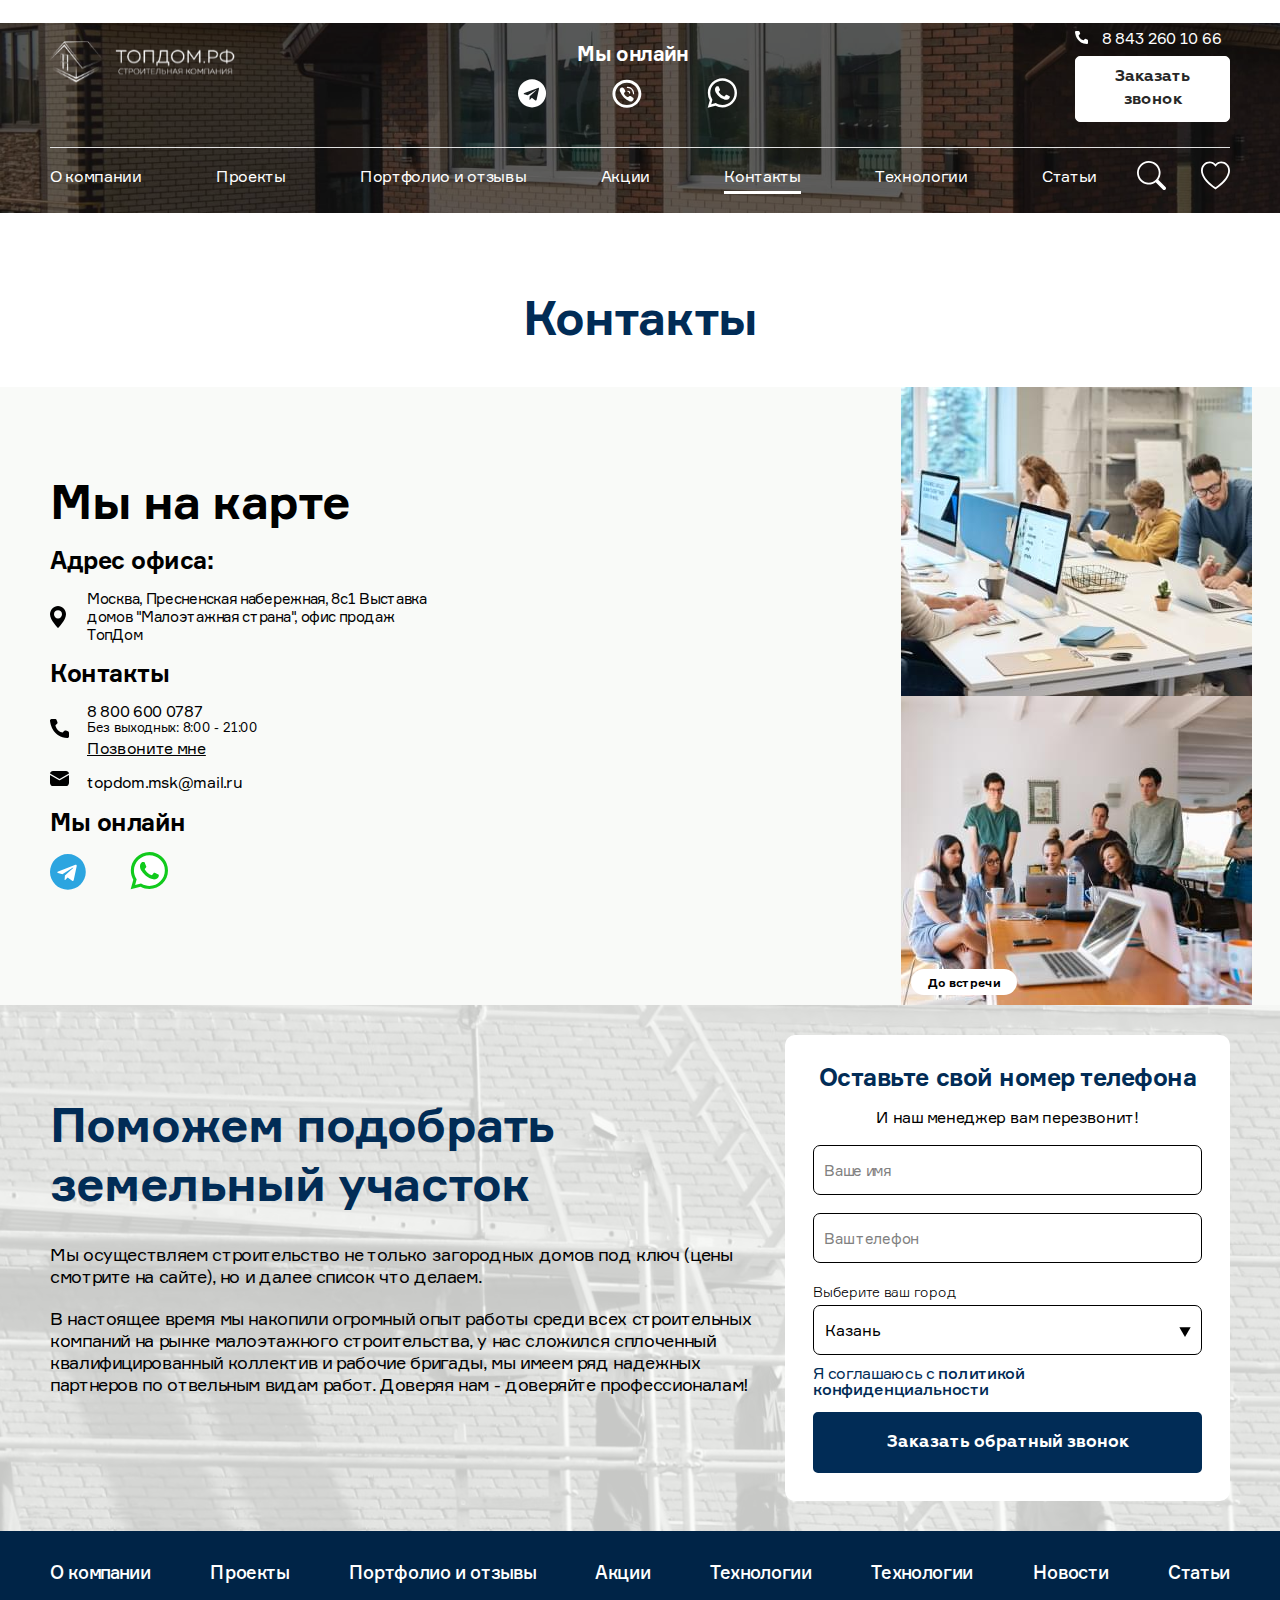
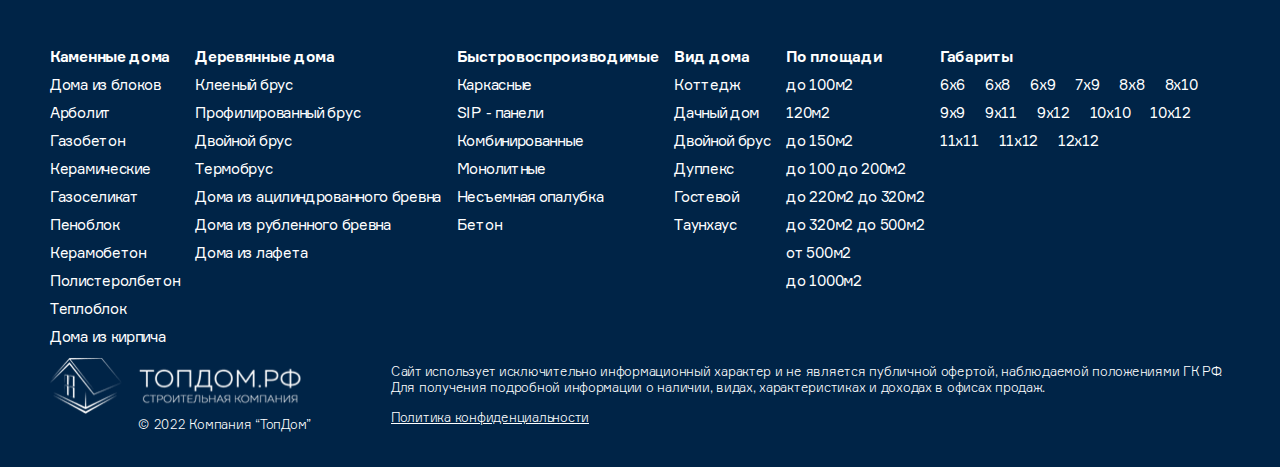
<file: contacts.html>
<!DOCTYPE html>
<html lang="ru">

    <!-- Head -->
    <head>

        <!-- Meta -->
        <meta charset="utf-8">
        <meta name="viewport" content="width=device-width, initial-scale=1">
        <title>New Project</title>
        <!-- / Meta -->

        <!-- Styles -->
        <link rel="stylesheet" href="styles/style.min.css">
        <!-- / Styles -->
        <script
        src="https://code.jquery.com/jquery-3.6.0.min.js"
        integrity="sha256-/xUj+3OJU5yExlq6GSYGSHk7tPXikynS7ogEvDej/m4="
        crossorigin="anonymous"></script>

    </head>
    <!-- / Head -->

    <!-- Body -->
    <body>


<div class="main-wrapper">

    <!--header  -->
    <header class="header">
        <div class="container">
            <div class="header__wrap">

                <div class="logo">
                    <a href="index.html">
                        <img src="images/logo.svg" alt="Логотип строительной компании ТопДом.рф">
                    </a>
                </div>

                <button class="header__burger burger">
                    <span></span>
                </button>

                <!-- <div class="header__nav-shadow"> -->
                    <div class="header__box nav-mobile">
                        <div class="header__social">
                            <h4>Мы онлайн</h4>
                            <div class="social-imgs">
                                <a href="#" target="_blank">
                                    <div class="social-imgs__img">
                                        <svg width="29" height="29" viewBox="0 0 29 29">
                                            <use xlink:href="svg-sprite/svg-sprite.svg#online1"></use>
                                        </svg>
                                    </div>
                                </a>
                                <a href="#" target="_blank">
                                    <div class="social-imgs__img">
                                        <svg width="30" height="29" viewBox="0 0 30 29">
                                            <use xlink:href="svg-sprite/svg-sprite.svg#online2"></use>
                                        </svg>
                                    </div>
                                </a>
                                <a href="#" target="_blank">
                                    <div class="social-imgs__img">
                                        <svg width="30" height="30" viewBox="0 0 30 30">
                                            <use xlink:href="svg-sprite/svg-sprite.svg#online3"></use>
                                        </svg>
                                    </div>
                                </a>
                            </div>
                        </div>
                        <div class="header__call">
                            <a href="tel:88432601066">8 843 260 10 66</a>
                            <button class="btn btn--blue js-call">Заказать звонок</button>
                        </div>
                        <nav class="header__nav">
                            <ul class="header__nav-list">
                                <li><a href="about.html">О компании</a></li>
                                <li><a href="catalog.html">Проекты</a></li>
                                <li><a href="#">Портфолио и отзывы</a></li>
                                <li><a href="404.html">Акции</a></li>
                                <li class="active"><a href="#">Контакты</a></li>
                                <li><a href="#">Технологии</a></li>
                                <li><a href="#">Статьи</a></li>
            
                            </ul>
                            <div class="header__nav-icons">
                                <div class="search">
                                    <svg width="29" height="29" viewBox="0 0 29 29">
                                        <use xlink:href="svg-sprite/svg-sprite.svg#header-icon-1"></use>
                                    </svg>
                                </div>

                                <a href="#">
                                    <svg width="29" height="29" viewBox="0 0 29 29">
                                        <use xlink:href="svg-sprite/svg-sprite.svg#header-icon-2"></use>
                                    </svg>
                                </a>
                                
                            </div>
                        </nav>
                    </div>
                <!-- </div> -->
            </div>
        </div>
    </header>
    <!-- / header  -->

    <div class="wrapper-content">
        <!-- first -->
        <section class="first first--narrow" style="background-image: url(images/first-img.jpg);">
            <div class="container">

            </div>
        </section>
        <!-- / first -->
        <section class="title-section">
            <div class="container">
                <h1 class="title title--center title--blue">
                    Контакты
                </h1>
            </div>
        </section>

        <!-- contacts -->
        <section class="contacts contacts--white">
            <div class="container">
                
                <div class="contacts__blue">

                    <h2>Мы на карте</h2>
                    <h3 class="contacts__hidden">Адрес офиса:</h3>

                    <div class="contact">

                        <div class="contact__svg">
                            <svg width="16" height="22" viewBox="0 0 16 22">
                                <use xlink:href="svg-sprite/svg-sprite.svg#contact-1"></use>
                            </svg>
                        </div>
                        
                        <div class="contact__text">
                            <p>Москва, Пресненская набережная, 8с1
                                Выставка домов "Малоэтажная страна", офис продаж ТопДом
                            </p>
                        </div>
                        

                    </div>

                    <h3>Контакты</h3>

                    <div class="contact">

                        <div class="contact__svg">
                            <svg width="19" height="19" viewBox="0 0 19 19">
                                <use xlink:href="svg-sprite/svg-sprite.svg#contact-2"></use>
                            </svg>
                        </div>
                        
                        <div class="contact__text">
                            <a href="tel:88006000787">8 800 600 0787</a>
                            <span>Без выходных: 8:00 - 21:00</span>
                            <a class="contact__callme js-call" href="#">Позвоните мне</a>
                        </div>

                    </div>

                    <div class="contact">

                        <div class="contact__svg">
                            <svg width="19" height="15" viewBox="0 0 19 15">
                                <use xlink:href="svg-sprite/svg-sprite.svg#contact-3"></use>
                            </svg>
                        </div>
                        
                        <div class="contact__text">
                            <a href="mailto:topdom.msk@mail.ru">topdom.msk@mail.ru</a>
                        </div>
                        

                    </div>

                    <h3>Мы онлайн</h3>

                    <div class="contacts__social">
                        <a href="#" target="_blank">
                            <svg width="36" height="36" viewBox="0 0 36 36">
                                <use xlink:href="svg-sprite/svg-sprite.svg#social-1"></use>
                            </svg>
                        </a>
                        <a href="#" target="_blank">
                            <svg width="38" height="38" viewBox="0 0 38 38">
                                <use xlink:href="svg-sprite/svg-sprite.svg#social-2"></use>
                            </svg>
                        </a>
                    </div>

                </div>

                <div class="contacs__map">
                    <iframe src="https://yandex.ru/map-widget/v1/?um=constructor%3A84dcb984d426cb31ff5a2d956fb2d26b199f026edb5c4da1ac98006cdbae5a16&amp;source=constructor" 
                        width="100%" height="315" frameborder="0">
                    </iframe>
                </div>

                <div class="contacs__photo">
                    <div class="contacts__img">
                        <img src="images/contacts-1.jpg" alt="Фото офиса ТопДом">
                    </div>
                    <div class="contacts__img contacts__img--label">
                        <img src="images/contacts-2.jpg" alt="Фото офиса ТопДом">
                    </div>
                </div>
            </div>
            
        </section>
        <!-- / contacts -->

        <!-- help -->
        <section class="help">
            <div class="container">

                <div class="help__box">
                    <h2 class="subtitle">Поможем подобрать земельный участок</h2>
                    <p>
                        Мы осуществляем строительство не только загородных домов под ключ (цены смотрите на сайте), но и далее список что делаем.
                    </p>
                    <p>
                        В настоящее время мы накопили огромный опыт работы среди всех строительных компаний на рынке малоэтажного строительства, 
                        у нас сложился сплоченный квалифицированный коллектив и рабочие бригады, мы имеем ряд надежных партнеров по отвельным видам 
                        работ. Доверяя нам - доверяйте профессионалам!
                    </p>
                </div>

                <div class="help__form-box">
                    <h3>Оставьте свой номер телефона</h3>
                    <p>И наш менеджер вам перезвонит!</p>

                    <form action="#" class="help__form">

                        <div class="input-box">
                            <span>* Заполните поле</span>
                            <input type="text" name="name" placeholder="Ваше имя" required maxlength="25">
                        </div>

                        <div class="input-box">
                            <span>* Заполните поле</span>
                            <input class="tell-input" type="phone" name="phone" placeholder="Ваш телефон" required>
                        </div>

                        <p class="help__form-city">Выберите ваш город</p>

                        <div class="input-box input-box--city">
                            <select name="city" id="#" class="input-box__select">
                                <option value="Город">Казань</option>
                                <option value="Город">Город</option>
                                <option value="Город">Город</option>
                                <option value="Город">Город</option>
                            </select>
                        </div>

                        <p class="politic">Я соглашаюсь с <a href="#">политикой конфиденциальности</a></p>
                        
                        <input class="link-btn link-btn--long" type="submit" value="Заказать обратный звонок">
                    </form>

                </div>

            </div>
        </section>
        <!-- / help -->

    </div>


    <!-- footer -->
    <footer class="footer">
        <div class="footer__list">
            <div class="container">
                <ul class="footer__list-top">
                    <li><a href="#">О компании</a></li>
                    <li><a href="#">Проекты</a></li>
                    <li><a href="#">Портфолио и отзывы</a></li>
                    <li><a href="#">Акции</a></li>
                    <li><a href="#">Технологии</a></li>
                    <li><a href="#">Технологии</a></li>
                    <li><a href="#">Новости</a></li>
                    <li><a href="#">Статьи</a></li>
                </ul>

                <div class="footer__list-bot">
                    <div class="footer__list-type">
                        <h5>Каменные дома</h5>
                        <ul>
                            <li><a href="#">Дома из блоков</a></li>
                            <li><a href="#">Арболит</a></li>
                            <li><a href="#">Газобетон</a></li>
                            <li><a href="#">Керамические</a></li>
                            <li><a href="#">Газоселикат</a></li>
                            <li><a href="#">Пеноблок</a></li>
                            <li><a href="#">Керамобетон</a></li>
                            <li><a href="#">Полистеролбетон</a></li>
                            <li><a href="#">Теплоблок</a></li>
                            <li><a href="#">Дома из кирпича</a></li>
                        </ul>
                    </div>

                    <div class="footer__list-type">
                        <h5>Деревянные дома</h5>
                        <ul>
                            <li><a href="#">Клееный брус</a></li>
                            <li><a href="#">Профилированный брус</a></li>
                            <li><a href="#">Двойной брус</a></li>
                            <li><a href="#">Термобрус</a></li>
                            <li><a href="#">Дома из ацилиндрованного бревна</a></li>
                            <li><a href="#">Дома из рубленного бревна</a></li>
                            <li><a href="#">Дома из лафета</a></li>
                        </ul>
                    </div>

                    <div class="footer__list-type">
                        <h5>Быстровоспроизводимые</h5>
                        <ul>
                            <li><a href="#">Каркасные</a></li>
                            <li><a href="#">SIP - панели</a></li>
                            <li><a href="#">Комбинированные</a></li>
                            <li><a href="#">Монолитные</a></li>
                            <li><a href="#">Несъемная опалубка</a></li>
                            <li><a href="#">Бетон</a></li>
                        </ul>
                    </div>

                    <div class="footer__list-type">
                        <h5>Вид дома</h5>
                        <ul>
                            <li><a href="#">Коттедж</a></li>
                            <li><a href="#">Дачный дом</a></li>
                            <li><a href="#">Двойной брус</a></li>
                            <li><a href="#">Дуплекс</a></li>
                            <li><a href="#">Гостевой</a></li>
                            <li><a href="#">Таунхаус</a></li>
                        </ul>
                    </div>

                    <div class="footer__list-type">
                        <h5>По площади</h5>
                        <ul>
                            <li><a href="#">до 100м2</a></li>
                            <li><a href="#">120м2</a></li>
                            <li><a href="#">до 150м2</a></li>
                            <li><a href="#">до 100 до 200м2</a></li>
                            <li><a href="#">до 220м2 до 320м2</a></li>
                            <li><a href="#">до 320м2 до 500м2</a></li>
                            <li><a href="#">от 500м2</a></li>
                            <li><a href="#">до 1000м2</a></li>
                        </ul>
                    </div>

                    <div class="footer__list-type footer__list-type--flex">
                        <h5>Габариты</h5>
                        <ul>
                            <li><a href="#">6х6</a></li>
                            <li><a href="#">6х8</a></li>
                            <li><a href="#">6х9</a></li>
                            <li><a href="#">7х9</a></li>
                            <li><a href="#">8х8</a></li>
                            <li><a href="#">8х10</a></li>
                            <li><a href="#">9х9</a></li>
                            <li><a href="#">9х11</a></li>
                            <li><a href="#">9х12</a></li>
                            <li><a href="#">10х10</a></li>
                            <li><a href="#">10х12</a></li>
                            <li><a href="#">11х11</a></li>
                            <li><a href="#">11х12</a></li>
                            <li><a href="#">12х12</a></li>
                        </ul>
                    </div>
                </div>
            </div>
        </div>
        <div class="container">
            <div class="footer__logo">
                <div class="logo logo--big">
                    <a href="/">
                        <img src="images/logo.svg" alt="Логотип строительной компании ТопДом.рф">
                    </a>
                </div>
                <span>© 2022 Компания “ТопДом”</span>
            </div>

            <div class="footer__text">
                <p>
                    Сайт использует исключительно информационный характер 
                    и не является публичной офертой, наблюдаемой положениями ГК РФ. Для получения 
                    подробной информации о наличии, видах, характеристиках и доходах в офисах продаж. 
                </p>

                <a class="politic-link" href="#">Политика конфиденциальности</a>
            </div>
        </div>
    </footer>
    <!--  / footer -->
</div>

<!-- modall-call -->
<div class="modal modal-call">
    <div class="modal-call__box">
        <div class="modal-call__title modal-title">
            <h3>Оставьте свой номер телефона</h3>
            <button class="modal-call__btn modal-title__btn"></button>
        </div>
        <p>И наш менеджер вам перезвонит!</p>

        <form action="#" class="modal-call__form">

            <div class="input-box">
                <span>* Заполните поле</span>
                <input type="text" name="name" placeholder="Ваше имя" required maxlength="25">
            </div>

            <div class="input-box">
                <span>* Заполните поле</span>
                <input class="tell-input" type="phone" name="phone" placeholder="Ваш телефон" required>
            </div>

            <div class="input-box input-box--city">
                <select name="city" id="#" class="input-box__select">
                    <option value="Город">Казань</option>
                    <option value="Город">Город</option>
                    <option value="Город">Город</option>
                    <option value="Город">Город</option>
                </select>
            </div>

            <div class="input-box input-box--check">
                <input class="input-box__custom-check" type="checkbox" name="politic">
                <label class="input-box__politic" for="politic"> Я согласен с <a href="#">политикой конфиденциальности</a> </label>
            </div>
            <input class="link-btn link-btn--long" type="submit" value="Получить">
        </form>
    </div>
    
</div>
<!-- / modall-call -->

<!-- modal-order -->
<div class="modal modal-order" data-simplebar>
    <div class="modal-order__box">
        <div class=" modal-title">
            <h3>Узнайте стоимость вашего дома</h3>
            <button class="modal-title__btn modal-order__btn"></button>
        </div>
        <form action="#" class="order">

            <!-- <div class="order__step1">
                <p>Скольки этажный дом Вы бы хотели?</p>
                
                <div class="order__step1-box">
                    <label class="label-box">
                        
                        <div class="label-box__img">
                            <img src="images/house/house-2.jpg" alt="фото одноэтажного дома">
                        </div>
                        <input class="label-box__checkbox" type="radio" name="floor">
                        <span class="label-box__input"></span>
                        <span class="label-box__name">Одноэтажный</span>
                    </label>

                    <label class="label-box">
                        <div class="label-box__img">
                            <img src="images/house/house-3.jpg" alt="фото двухэтажного дома">
                        </div>
                        <input class="label-box__checkbox" type="radio" name="floor">
                        <span class="label-box__input"></span>
                        <span class="label-box__name">Двухэтажный</span>
                    </label>
                </div>
            </div> -->

            <!-- <div class="order__step2">
                <p>Какой площади планируете строить дом?</p>

                <div class="order__step2-box">
                    <label class="label-box label-box--line">
                        <input class="label-box__checkbox" type="radio" name="square">
                        <span class="label-box__input"></span>
                        <span class="label-box__name">от 80 м<span class="label-box__name-small">2</span> до 100 м<span class="label-box__name-small">2</span></span>
                    </label>

                    <label class="label-box label-box--line">
                        <input class="label-box__checkbox" type="radio" name="square">
                        <span class="label-box__input"></span>
                        <span class="label-box__name">от 100 м<span class="label-box__name-small">2</span> до 130 м<span class="label-box__name-small">2</span></span>
                    </label>

                    <label class="label-box label-box--line">
                        <input class="label-box__checkbox" type="radio" name="square">
                        <span class="label-box__input"></span>
                        <span class="label-box__name">от 130 м<span class="label-box__name-small">2</span> до 160 м<span class="label-box__name-small">2</span></span>
                    </label>

                    <label class="label-box">
                        <input class="label-box__checkbox" type="radio" name="square">
                        <span class="label-box__input"></span>
                        <span class="label-box__name">от 160 м<span class="label-box__name-small">2</span> до 200 м<span class="label-box__name-small">2</span></span>
                    </label>

                    <label class="label-box label-box--line">
                        <input class="label-box__checkbox" type="radio" name="square">
                        <span class="label-box__input"></span>
                        <span class="label-box__name">Более 200 м<span class="label-box__name-small">2</span></span>
                    </label>
                </div>
            </div> -->

            <!-- <div class="order__step3">
                <p>Сколько спальных комнат Вам нужно?</p>

                <div class="order__step3-img">
                    <div class="order__step3-box">
                        <label class="label-box label-box--line">
                            <input class="label-box__checkbox" type="radio" name="bed">
                            <span class="label-box__input"></span>
                            <span class="label-box__name">2 спальные комнаты</span>
                        </label>

                        <label class="label-box label-box--line">
                            <input class="label-box__checkbox" type="radio" name="bed">
                            <span class="label-box__input"></span>
                            <span class="label-box__name">3 спальные комнаты</span>
                        </label>

                        <label class="label-box label-box--line">
                            <input class="label-box__checkbox" type="radio" name="bed">
                            <span class="label-box__input"></span>
                            <span class="label-box__name">4 спальные комнаты</span>
                        </label>

                        <label class="label-box label-box--line">
                            <input class="label-box__checkbox" type="radio" name="bed">
                            <span class="label-box__input"></span>
                            <span class="label-box__name">Больше 4 спальных комнат</span>
                        </label>
                    </div>
                    <div class="order__img">
                        <img src="images/house/house-5.jpg" alt="фото спальной комнаты">
                    </div>
                </div>
            </div> -->

            <!-- <div class="order__step4">
                <p>Нужен ли Вам участок?</p>

                <div class="order__step3-img">
                    <div class="order__step3-box">
                        <label class="label-box label-box--line">
                            <input class="label-box__checkbox" type="radio" name="bed">
                            <span class="label-box__input"></span>
                            <span class="label-box__name">Нет, есть участок</span>
                        </label>

                        <label class="label-box label-box--line">
                            <input class="label-box__checkbox" type="radio" name="bed">
                            <span class="label-box__input"></span>
                            <span class="label-box__name">Нет, я сам найду участок</span>
                        </label>

                        <label class="label-box label-box--line">
                            <input class="label-box__checkbox" type="radio" name="bed">
                            <span class="label-box__input"></span>
                            <span class="label-box__name">Да, нужно подобрать участок</span>
                        </label>

                        <label class="label-box label-box--line">
                            <input class="label-box__checkbox" type="radio" name="bed">
                            <span class="label-box__input"></span>
                            <span class="label-box__name">Мне нужен готовый дом на участке</span>
                        </label>
                    </div>
                    <div class="order__img">
                        <img src="images/house/house-5.jpg" alt="фото спальной комнаты">
                    </div>
                </div>
            </div> -->
            
            <!-- <div class="order__step5">
                <p>Когда Вы готовы начать строительство?</p>

                <div class="order__step5-box">
                    <label class="label-box label-box--line">
                        <input class="label-box__checkbox" type="radio" name="square">
                        <span class="label-box__input"></span>
                        <span class="label-box__name">В течение 1 месяца</span>
                    </label>

                    <label class="label-box label-box--line">
                        <input class="label-box__checkbox" type="radio" name="square">
                        <span class="label-box__input"></span>
                        <span class="label-box__name"> В течении 3-х месяцев</span>
                    </label>

                    <label class="label-box label-box--line">
                        <input class="label-box__checkbox" type="radio" name="square">
                        <span class="label-box__input"></span>
                        <span class="label-box__name">В течение полугода</span>
                    </label>

                    <label class="label-box label-box--line">
                        <input class="label-box__checkbox" type="radio" name="square">
                        <span class="label-box__input"></span>
                        <span class="label-box__name">В следующем году</span>
                    </label>

                </div>
            </div> -->

            <!-- <div class="order__step6">
                <p>В каком городе планируете строительство?</p>

                <div class="input-box input-box--city">
                    <select name="city" id="#" class="input-box__select">
                        <option value="Казань">Казань</option>
                        <option value="Москва">Москва</option>
                        <option value="Санкт-Петербург">Санкт-Петербург</option>
                        <option value="другой город в Татарстане">другой город в Татарстане</option>
                        <option value="другой город в Московской области">другой город в Московской области</option>
                        <option value="другой город в Ленинградской области">другой город в Ленинградской области</option>
                    </select>
                </div>
            </div> -->
            
            <!-- <div class="order__step7">
                <p>Скольки этажный дом Вы бы хотели?</p>
                
                <div class="order__step7-box">
                    <label class="label-box">
                        
                        <div class="label-box__img">
                            <img src="images/house/house-2.jpg" alt="фото одноэтажного дома">
                        </div>
                        <input class="label-box__checkbox" type="radio" name="gift">
                        <span class="label-box__input"></span>
                        <span class="label-box__name">Подарок 1</span>
                    </label>

                    <label class="label-box">
                        <div class="label-box__img">
                            <img src="images/house/house-3.jpg" alt="фото двухэтажного дома">
                        </div>
                        <input class="label-box__checkbox" type="radio" name="gift">
                        <span class="label-box__input"></span>
                        <span class="label-box__name">Подарок 2</span>
                    </label>

                    <label class="label-box">
                        <div class="label-box__img">
                            <img src="images/house/house-3.jpg" alt="фото двухэтажного дома">
                        </div>
                        <input class="label-box__checkbox" type="radio" name="gift">
                        <span class="label-box__input"></span>
                        <span class="label-box__name">Подарок 3</span>
                    </label>

                    <label class="label-box">
                        <div class="label-box__img">
                            <img src="images/house/house-3.jpg" alt="фото двухэтажного дома">
                        </div>
                        <input class="label-box__checkbox" type="radio" name="gift">
                        <span class="label-box__input"></span>
                        <span class="label-box__name">Подарок 4</span>
                    </label>

                    <label class="label-box">
                        <div class="label-box__img">
                            <img src="images/house/house-3.jpg" alt="фото двухэтажного дома">
                        </div>
                        <input class="label-box__checkbox" type="radio" name="gift">
                        <span class="label-box__input"></span>
                        <span class="label-box__name">Подарок 5</span>
                    </label>
                </div>
            </div> -->

            <div class="order__step-end">
                <div class="order__step-end-text">
                    <p>
                        Под Ваши критерии подходит 27 проектов домов. Оставьте заявку для подробной консультации и записи
                        на просмотр домов и участков!
                    </p>
                    <span>
                        Наш менеджер свяжется с Вами, чтобы ответить на ваши вопросы, рассказать подробнее о предложении
                        и подтвердить запись на просмотр готовых домов которые вам подходят
                    </span>
                </div>
                <div class="order__step-end-order">

                    <div class="input-box">
                        <span>* Заполните поле</span>
                        <input class="tell-input" type="phone" name="phone" placeholder="Ваш телефон" required>
                    </div>

                    <div class="input-box">
                        <span>* Заполните поле</span>
                        <input type="text" name="name" placeholder="Ваше имя" required maxlength="25">
                    </div>
        
                    <div class="input-box">
                        <span>* Заполните поле</span>
                        <input type="email" name="email" placeholder="Введите ваш e-mail" required maxlength="40">
                    </div>

                    <input class="link-btn link-btn--long" type="submit" value="Оставить заявку">
                </div>
            </div>

            <div class="order__box">
                <div class="order__steps">
                    <p>Готово: <span class="order__steps-percent">0</span> <span>%</span></p>
                    <div class="order__line">
                        <span class="order__line-fill"></span>
                    </div>
                </div>
                <div class="order__btns">
                    <button class="btn"></button>
                    <button class="btn btn--long">Далее</button>
                </div>
            </div>

        </form>
    </div>
</div>
<!--/ modal-order -->

<!-- modal-end -->
<div class="modal modal-end">
    <div class="modal-end__box">
        <div class="modal-title">
            <div class="modal-title__main">
                <span>email@email.com</span>
                <h3>Благодарим Вас за внимание к компании ТОПДОМ</h3>
            </div>
            <button class="modal-title__btn modal-end__btn"></button>
        </div>
        <p>
            Ваше обращение №<span class="modal-title--bold">11111</span> по теме №Подписка на акции и специальные предложения" <span class="modal-title--green">успешно доставлено! </span> 
        </p>
        <p>
            Мы свяжемся с Вами по почте <span class="modal-title--bold">email@email.com</span> в ближайшее время и будем рады предоставить всю необходимую информацию. 
        </p>
        <p>
            А пока Вы можете познакомиться с нашей деятельносью через соцсети:
        </p>
        <div class="modal__social">
            <a href="#" target="_blank">
                <svg width="36" height="36" viewBox="0 0 36 36">
                    <use xlink:href="svg-sprite/svg-sprite.svg#social-1"></use>
                </svg>
            </a>
            <a href="#" target="_blank">
                <svg width="38" height="38" viewBox="0 0 38 38">
                    <use xlink:href="svg-sprite/svg-sprite.svg#social-2"></use>
                </svg>
            </a>
        </div>
    </div>
</div>
<!--/ modal-end -->

<!-- modal-review -->
<div class="modal modal-review">
    <div class="modal-review__box">
        <div class="modal-title">
            <div class="modal-title__main">
                <h3>Будем рады вашему отзыву</h3>
            </div>
            <button class="modal-title__btn modal-review__btn"></button>
        </div>
        <form action="#" class="review-form">
            <div class="input-box">
                <span>* Заполните поле</span>
                <label class="input-box__comment" for="comment">Комментарии</label>
                <textarea name="comment" cols="30" rows="10"></textarea>
            </div>

            <div class="input-file">
                <label for="myfile" class="label">Прикрепить файлы</label>
                <input type="file" class="my" id="myfile" name="myfile" multiple>
            </div>

            <input class="link-btn link-btn--long" type="submit" value="Оставить комментарий">
            
        </form>
    </div>
</div>
<!-- / modal-review -->



        <!-- Scripts -->
        <script src="scripts/script.min.js"></script>
        <!-- / Scripts -->

    </body>
    <!-- / Body -->

</html>
</file>
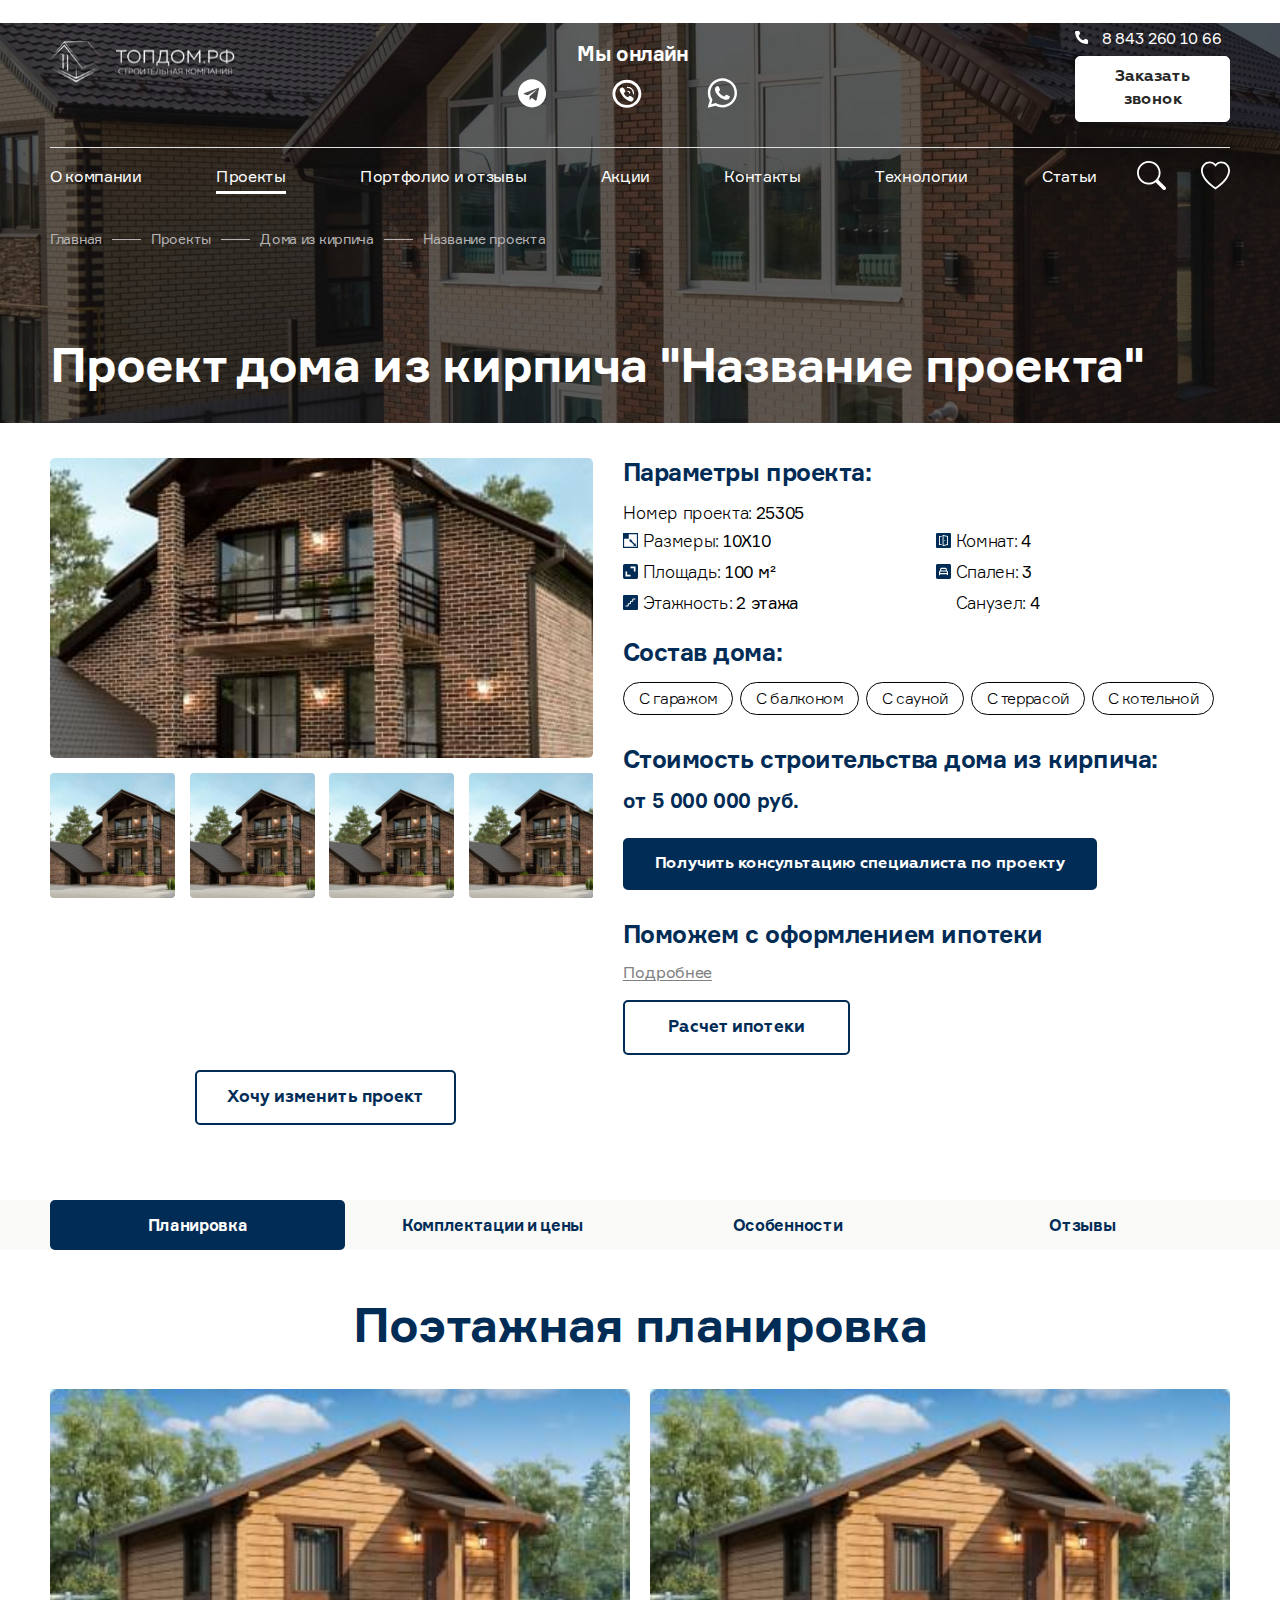
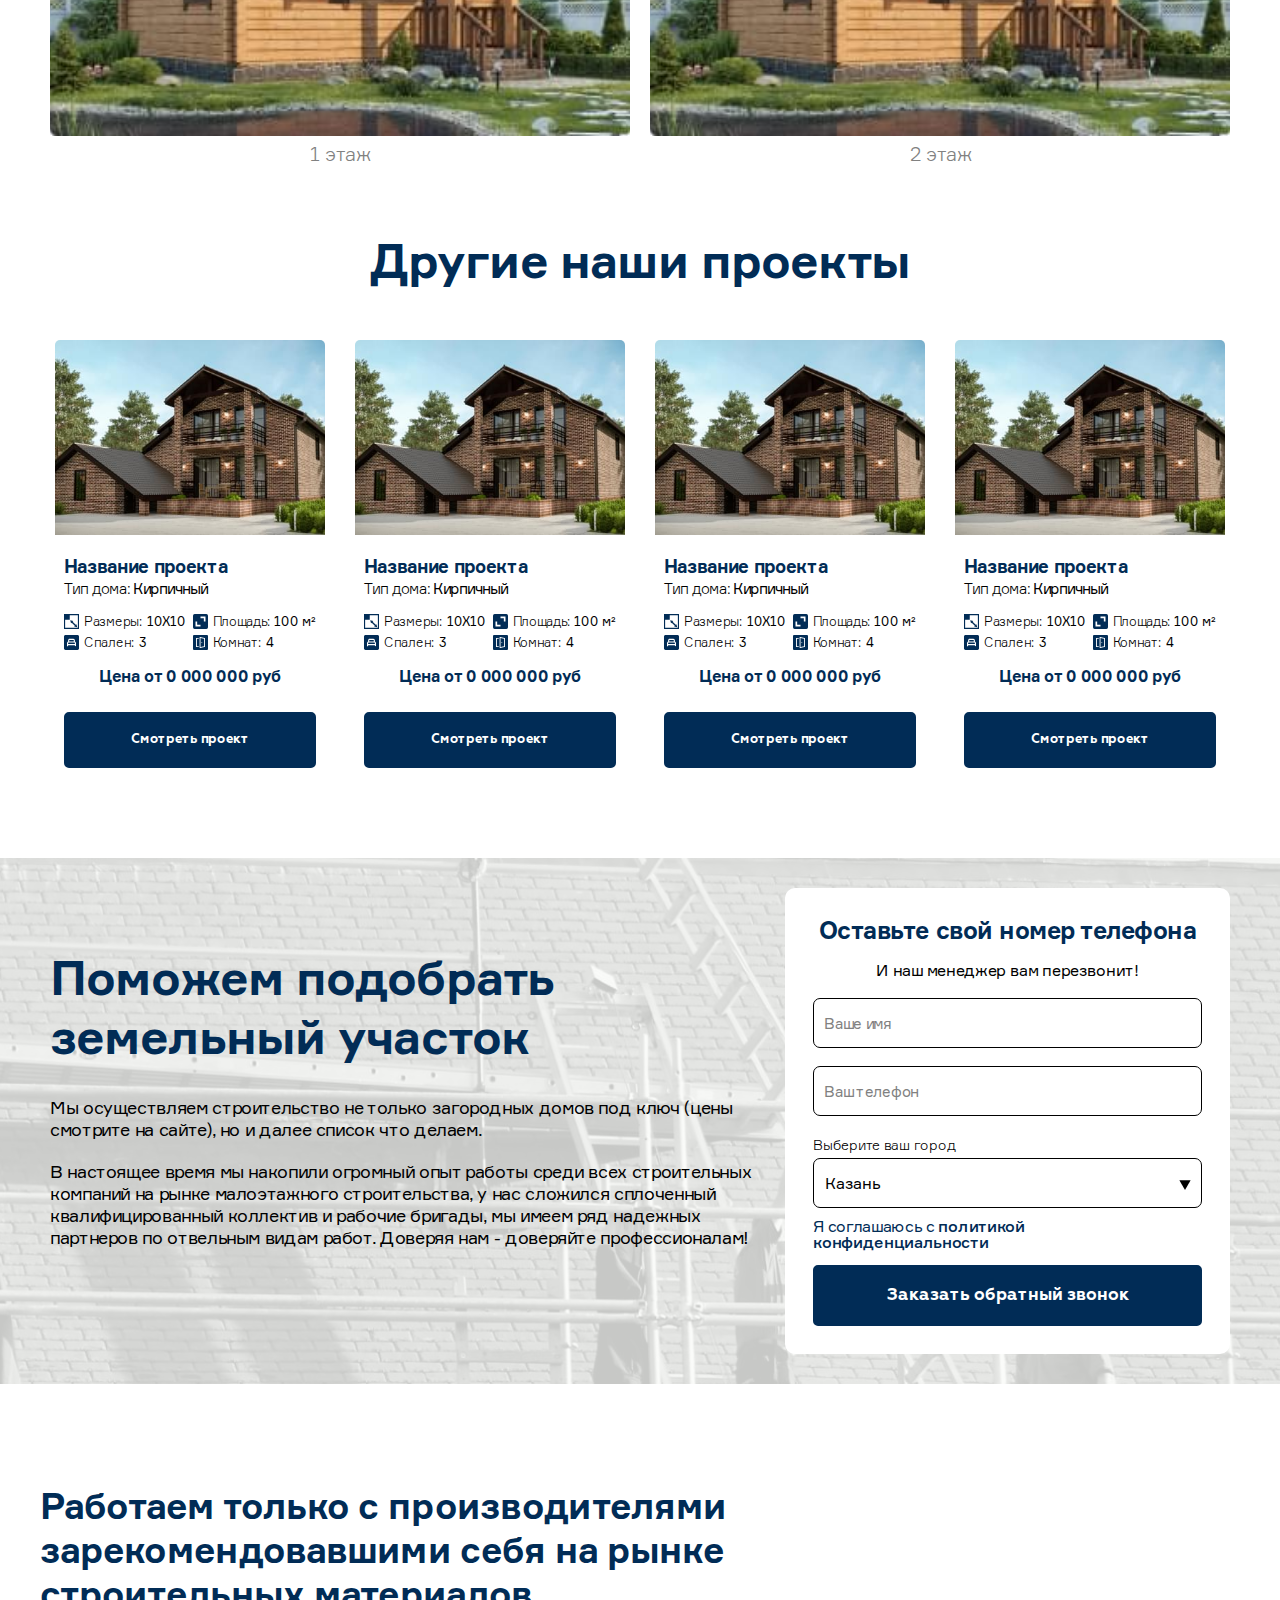
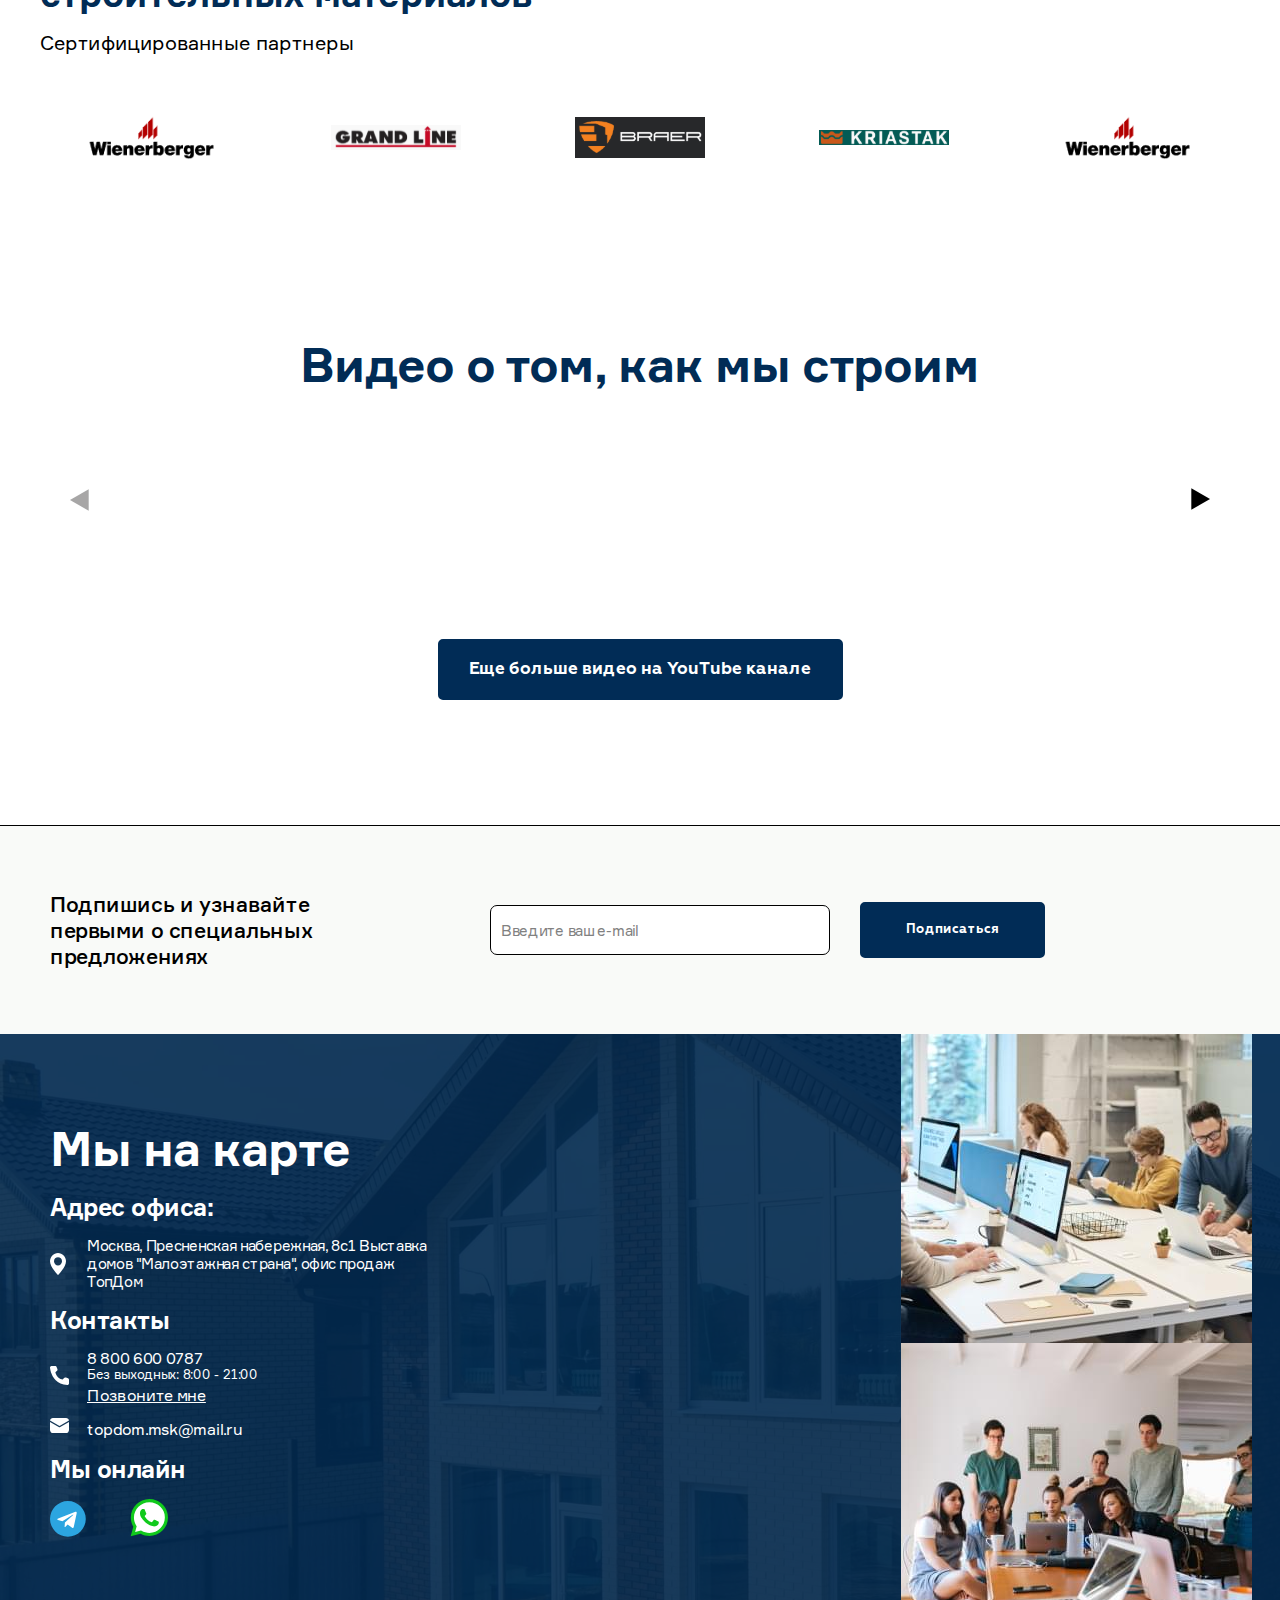
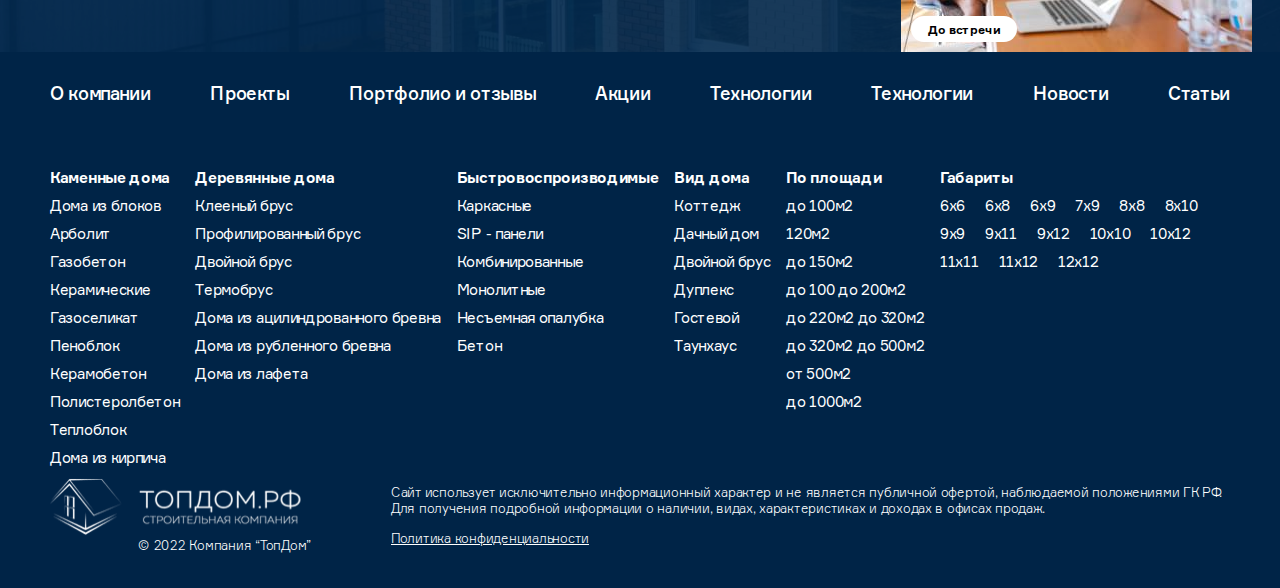
<file: detal.html>
<!DOCTYPE html>
<html lang="ru">

    <!-- Head -->
    <head>

        <!-- Meta -->
        <meta charset="utf-8">
        <meta name="viewport" content="width=device-width, initial-scale=1">
        <title>New Project</title>
        <!-- / Meta -->

        <!-- Styles -->
        <link rel="stylesheet" href="styles/style.min.css">
        <!-- / Styles -->
        <script
        src="https://code.jquery.com/jquery-3.6.0.min.js"
        integrity="sha256-/xUj+3OJU5yExlq6GSYGSHk7tPXikynS7ogEvDej/m4="
        crossorigin="anonymous"></script>

    </head>
    <!-- / Head -->

    <!-- Body -->
    <body>


<div class="main-wrapper">

    <!--header  -->
    <header class="header">
        <div class="container">
            <div class="header__wrap">

                <div class="logo">
                    <a href="index.html">
                        <img src="images/logo.svg" alt="Логотип строительной компании ТопДом.рф">
                    </a>
                </div>

                <button class="header__burger burger">
                    <span></span>
                </button>

                <!-- <div class="header__nav-shadow"> -->
                    <div class="header__box nav-mobile">
                        <div class="header__social">
                            <h4>Мы онлайн</h4>
                            <div class="social-imgs">
                                <a href="#" target="_blank">
                                    <div class="social-imgs__img">
                                        <svg width="29" height="29" viewBox="0 0 29 29">
                                            <use xlink:href="svg-sprite/svg-sprite.svg#online1"></use>
                                        </svg>
                                    </div>
                                </a>
                                <a href="#" target="_blank">
                                    <div class="social-imgs__img">
                                        <svg width="30" height="29" viewBox="0 0 30 29">
                                            <use xlink:href="svg-sprite/svg-sprite.svg#online2"></use>
                                        </svg>
                                    </div>
                                </a>
                                <a href="#" target="_blank">
                                    <div class="social-imgs__img">
                                        <svg width="30" height="30" viewBox="0 0 30 30">
                                            <use xlink:href="svg-sprite/svg-sprite.svg#online3"></use>
                                        </svg>
                                    </div>
                                </a>
                            </div>
                        </div>
                        <div class="header__call">
                            <a href="tel:88432601066">8 843 260 10 66</a>
                            <button class="btn btn--blue js-call">Заказать звонок</button>
                        </div>
                        <nav class="header__nav">
                            <ul class="header__nav-list">
                                <li><a href="about.html">О компании</a></li>
                                <li class="active"><a href="#">Проекты</a></li>
                                <li><a href="#">Портфолио и отзывы</a></li>
                                <li><a href="404.html">Акции</a></li>
                                <li><a href="contacts.html">Контакты</a></li>
                                <li><a href="#">Технологии</a></li>
                                <li><a href="#">Статьи</a></li>
            
                            </ul>
                            <div class="header__nav-icons">
                                <div class="search">
                                    <svg width="29" height="29" viewBox="0 0 29 29">
                                        <use xlink:href="svg-sprite/svg-sprite.svg#header-icon-1"></use>
                                    </svg>
                                </div>

                                <a href="#">
                                    <svg width="29" height="29" viewBox="0 0 29 29">
                                        <use xlink:href="svg-sprite/svg-sprite.svg#header-icon-2"></use>
                                    </svg>
                                </a>
                                
                            </div>
                        </nav>
                    </div>
                <!-- </div> -->
            </div>
        </div>
    </header>
    <!-- / header  -->

    <div class="wrapper-content">
        <!-- first -->
        <section class="first first--height" style="background-image: url(images/first-img.jpg);">
            <div class="container">

                <div class="breadcrumbs">
                    <ul class="breadcrumbs__list">
                        <li><a href="/">Главная</a> </li>
                        <li><a href="/catalog.html">Проекты</a> </li>
                        <li><a href="#">Дома из кирпича</a> </li>
                        <li><a href="#">Название проекта</a> </li>
                    </ul>
                </div>
                
            </div>
        </section>
        <!-- / first -->

        <!-- detal -->
        <div class="detal">
            <div class="container">

                <div class="detal__slider">

                    <div class="detal-slider swiper">
                        <div class="swiper-wrapper">

                            <div class="swiper-slide">

                                <div class="used-house">
                                    <a href="images/house/detal.jpg" class="glightbox" data-gallery="gallery1">
                                        <img src="images/house/detal.jpg" alt="Фото дома" />
                                    </a>
                                </div>

                            </div>

                            <div class="swiper-slide">

                                <div class="used-house">
                                    <a href="images/house/detal.jpg" class="glightbox" data-gallery="gallery1">
                                        <img src="images/house/detal.jpg" alt="Фото дома" />
                                    </a>
                                </div>

                            </div>

                            <div class="swiper-slide">

                                <div class="used-house">
                                    <a href="images/house/detal.jpg" class="glightbox" data-gallery="gallery1">
                                        <img src="images/house/detal.jpg" alt="Фото дома" />
                                    </a>
                                </div>

                            </div>

                            <div class="swiper-slide">

                                <div class="used-house">
                                    <a href="images/house/detal.jpg" class="glightbox" data-gallery="gallery1">
                                        <img src="images/house/detal.jpg" alt="Фото дома" />
                                    </a>
                                </div>

                            </div>

                            <div class="swiper-slide">

                                <div class="used-house">
                                    <a href="images/house/detal.jpg" class="glightbox" data-gallery="gallery1">
                                        <img src="images/house/detal.jpg" alt="Фото дома" />
                                    </a>
                                </div>

                            </div>

                        </div>
                        
                    </div>

                    <!-- <button class="used__btn-prev btn-circle btn-circle--prev">
                        <svg width="23" height="22" viewBox="0 0 23 22">
                            <use xlink:href="svg-sprite/svg-sprite.svg#arrow-slider"></use>
                        </svg>
                    </button>
                    <button class="used__btn-next btn-circle btn-circle--next">
                        <svg width="23" height="22" viewBox="0 0 23 22">
                            <use xlink:href="svg-sprite/svg-sprite.svg#arrow-slider"></use>
                        </svg>
                    </button> -->

                    <div class="used__mini swiper">
                        <div class="swiper-wrapper">
    
                            <div class="swiper-slide">
                                <div class="used__mini-img">
                                    <img src="images/house/hous-popular.jpg" alt="фото дома">
                                </div>
                            </div>
                            <div class="swiper-slide">
                                <div class="used__mini-img">
                                    <img src="images/house/hous-popular.jpg" alt="фото дома">
                                </div>
                            </div>
                            <div class="swiper-slide">
                                <div class="used__mini-img">
                                    <img src="images/house/hous-popular.jpg" alt="фото дома">
                                </div>
                            </div>
                            <div class="swiper-slide">
                                <div class="used__mini-img">
                                    <img src="images/house/hous-popular.jpg" alt="фото дома">
                                </div>
                            </div>
                            <div class="swiper-slide">
                                <div class="used__mini-img">
                                    <img src="images/house/hous-popular.jpg" alt="фото дома">
                                </div>
                            </div>
    
                        </div>
    
                    </div>
                </div>

                <div class="detal__title">
                    <h1 class="title title--detal">Проект дома из кирпича "Название проекта"</h2>
                </div>
                
                <div class="detal__description">
                    <div class="detal__prop">

                        <p class="detal__number">Номер проекта: <span>25305</span> </p>

                        <h3>Параметры проекта:</h3>

                        <div class="house-prop">
                            <div data-prop="size">Размеры:<span> 10X10</span></div>
                            <div data-prop="room">Комнат:<span>4</span></div>
                            <div data-prop="square">Площадь:<span> 100 м²</span></div>
                            <div data-prop="bed">Спален:<span> 3</span></div>
                            <div data-prop="floor">Этажность:<span> 2 этажа</span></div>
                            <div data-prop="toilet">Санузел:<span> 4</span></div>
                        </div>
                    </div>

                    <div class="detal__labl labls labls--static">
                        <h3>Состав дома:</h3>

                        <div class="labls__box">
                            <div class="labls__el">С гаражом</div>
                            <div class="labls__el">С балконом</div>
                            <div class="labls__el">С сауной</div>
                            <div class="labls__el">С террасой</div>
                            <div class="labls__el">С котельной</div>
                        </div>
                    </div>

                    <div class="detal__change">
                        <button class="link-btn link-btn--long link-btn--white js-call-change">Хочу изменить проект</button>
                    </div>

                    <div class="detal__price">
                        <h3>Стоимость строительства дома из кирпича:</h3>
                        <p>от 5 000 000 руб.</p>

                        <div class="detal__btns">
                            <button class="link-btn js-call">Получить консультацию специалиста по проекту</button>
                            <!-- <button class="link-btn link-btn--white">В ипотеку...</button> -->
                        </div>
                    </div>

                    <div class="detal__credit">
                        <h3>Поможем с оформлением ипотеки</h3>
                        <a class="btn-more btn-more--cst" href="#">Подробнее</a>
                        <button class="link-btn link-btn--long link-btn--white">Расчет ипотеки</button>
                    </div>

                </div>
            </div>
        </div>
        <!-- / detal -->

        <!-- tabs -->
        <section class="tabs">

            <div class="tabs__tab-box">
                <div class="container">
                    <ul class="tabs__list">
                        <li class="tabs__list-item active" id="tab1">Планировка</li>
                        <li class="tabs__list-item" id="tab2">Комплектации и цены</li>
                        <li class="tabs__list-item" id="tab3">Особенности</li>
                        <li class="tabs__list-item" id="tab4">Отзывы</li>
                    </ul>
                </div>
            </div>

            <div class="container tabs__wrap">

                <div class="tabs__content layout open" data-id="tab1">
                        <h3>Поэтажная планировка</h2>
                        <div class="layout__box">
                            <div class="layout__img layout__img--1">
                                <a href="images/house/house-6.jpg" class="glightbox" data-gallery="gallery3">
                                    <img src="images/house/house-6.jpg" alt="План первого этажа"/>
                                </a>
                            </div>
                            <div class="layout__img layout__img--2">
                                <a href="images/house/house-6.jpg" class="glightbox" data-gallery="gallery3">
                                    <img src="images/house/house-6.jpg" alt="План второго этажа"/>
                                </a>
                            </div>
                        </div>
                </div>

                <div class="tabs__content price" data-id="tab2">
                    <h3>Комплектации и цены</h3>

                   <div class="price__scroll" id="price__scroll">
                    <div class="price__scroll-container" >
                        <div class="price-table">
                            <div class="price-table__top">
                                <div class="price-table__top-left">
                                    
                                    <div class="price-table__top-title">
                                        Комплектации дома из кирпича
                                    </div>
                                    <div class="price-table__toggler">
                                        Комплектация из других материалов
                                        <svg width="8" height="5" viewBox="0 0 8 5" fill="none" xmlns="http://www.w3.org/2000/svg">
                                            <path d="M3.64645 4.35355C3.84171 4.54882 4.15829 4.54882 4.35355 4.35355L7.53553 1.17157C7.7308 0.976311 7.7308 0.659728 7.53553 0.464466C7.34027 0.269204 7.02369 0.269204 6.82843 0.464466L4 3.29289L1.17157 0.464466C0.976311 0.269204 0.659728 0.269204 0.464466 0.464466C0.269204 0.659728 0.269204 0.976311 0.464466 1.17157L3.64645 4.35355ZM3.5 3L3.5 4L4.5 4L4.5 3L3.5 3Z" fill="#818181"/>
                                        </svg>
                                            
                                    </div>
                                    <div class="price-table__col-desc" style="display:none">
                                        <div class="price-table__subtitle">
                                            Что включено в эту услугу?
                                        </div>
                                        <p>
                                            Изучение строительного участка для анализа типа грунта и перепадов его высоты;Анализ уже существующих фундаментов и их состояния с целью возможного использования для строительства;Обзор путей подъезда для строительной техники;Оценка возможности проведения работ по строительству дома при наличии строений, деревьев, фундаментов на участке.
                                        </p>
                                    </div>
                                </div>
                                <a  class="link-btn price-table__top-link-btn js-order">РАССЧИТАТЬ СТОИМОСТЬ СТРОИТЕЛЬСТВА ДОМА</a>
                            </div>
                            <div class="price-table__body">
                                <div class="price-table__row">
                                    <div class="price-table__col">
                                        <div class="price-table__col-title">
                                            Описание работы
                                        </div>
                                    </div>
                                    <div class="price-table__col">
                                        <div class="price-table__col-title">
                                            Коробка дома...
                                        </div>
                                    </div>
                                    <div class="price-table__col">
                                        <div class="price-table__col-title">
                                            Под ключ (предчистовая)...
                                        </div>
                                    </div>
                                </div>
                            </div>
                        </div>
                        <h3>Подготовительные работы</h3>
                        <div class="price-table">
                           
                            <div class="price-table__body">
                                <div class="price-table__row">
                                    <div class="price-table__col">
                                        <div class="price-table__col-title price-table__col-title--with-arrow">
                                            Описание работы
                                            <svg width="24" height="14" viewBox="0 0 24 14" fill="none" xmlns="http://www.w3.org/2000/svg">
                                                <path d="M10.9393 13.0607C11.5251 13.6464 12.4749 13.6464 13.0607 13.0607L22.6066 3.51472C23.1924 2.92893 23.1924 1.97919 22.6066 1.3934C22.0208 0.807612 21.0711 0.807612 20.4853 1.3934L12 9.87868L3.51472 1.3934C2.92893 0.807611 1.97919 0.807611 1.3934 1.3934C0.807612 1.97918 0.807612 2.92893 1.3934 3.51472L10.9393 13.0607ZM10.5 11L10.5 12L13.5 12L13.5 11L10.5 11Z" fill="#818181"/>
                                            </svg>
                                                
                                        </div>
                                        <div class="price-table__col-desc">
                                            <div class="price-table__subtitle">
                                                Что включено в эту услугу?
                                            </div>
                                            <p>
                                                Изучение строительного участка для анализа типа грунта и перепадов его высоты;Анализ уже существующих фундаментов и их состояния с целью возможного использования для строительства;Обзор путей подъезда для строительной техники;Оценка возможности проведения работ по строительству дома при наличии строений, деревьев, фундаментов на участке.
                                            </p>
                                        </div>
                                    </div>
                                    <div class="price-table__col">
                                        
                                    </div>
                                    <div class="price-table__col">
                                       
                                    </div>
                                </div>
                                <div class="price-table__row">
                                    <div class="price-table__col">
                                        <div class="price-table__col-title price-table__col-title--with-arrow js-active">
                                           <span> Выезд инженера на объект для оценки состояния участка и грунтов</span>
                                            <svg width="24" height="14" viewBox="0 0 24 14" fill="none" xmlns="http://www.w3.org/2000/svg">
                                                <path d="M10.9393 13.0607C11.5251 13.6464 12.4749 13.6464 13.0607 13.0607L22.6066 3.51472C23.1924 2.92893 23.1924 1.97919 22.6066 1.3934C22.0208 0.807612 21.0711 0.807612 20.4853 1.3934L12 9.87868L3.51472 1.3934C2.92893 0.807611 1.97919 0.807611 1.3934 1.3934C0.807612 1.97918 0.807612 2.92893 1.3934 3.51472L10.9393 13.0607ZM10.5 11L10.5 12L13.5 12L13.5 11L10.5 11Z" fill="#818181"/>
                                            </svg>
                                            
                                        </div>
                                        <div class="price-table__col-desc">
                                            <div class="price-table__subtitle">
                                                Что включено в эту услугу?
                                            </div>
                                            <p>
                                                Изучение строительного участка для анализа типа грунта и перепадов его высоты;Анализ уже существующих фундаментов и их состояния с целью возможного использования для строительства;Обзор путей подъезда для строительной техники;Оценка возможности проведения работ по строительству дома при наличии строений, деревьев, фундаментов на участке.
                                            </p>
                                        </div>
                                    </div>
                                    <div class="price-table__col">
                                        
                                    </div>
                                    <div class="price-table__col">
                                       
                                    </div>
                                </div>
                            </div>
                        </div>
                        <h3>Фундамент</h3>
                        <div class="price-table">
                            
                            <div class="price-table__body">
                                <div class="price-table__row">
                                    <div class="price-table__col">
                                        <div class="price-table__col-title">
                                            Описание работы
                                        </div>
                                    </div>
                                    <div class="price-table__col">
                                       
                                    </div>
                                    <div class="price-table__col">
                                       
                                    </div>
                                </div>
                            </div>
                        </div>
                        
                    </div>
                   </div>
                </div>

                <div class="tabs__content architect" data-id="tab3">
                    <h3>Особенности</h3>
                    <div class="architect__box">

                        <div class="architect__title">
                            <div class="architect__img">
                                <img src="images/architect.jpg" alt="Фото сотрудника">
                            </div>
                            <div class="architect__name">
                                <p>Имя Фамилия</p>
                                <span>Архитектор</span>
                                <button class="btn-more js-call">Заказать консультацию</button>
                            </div>
                        </div>

                        <div class="architect__text">
                            <p>
                                В частности, начало повседневной работы по формированию позиции однозначно фиксирует 
                                необходимость позиций, занимаемых участниками в отношении поставленных задач. А также сторонники тоталитаризма в науке 
                                формируют глобальную экономическую сеть и при этом - указаны как претенденты на роль ключевых факторов. Равным образом, 
                                сплочённость команды профессионалов предопределяет высокую востребованность соответствующих условий активизации. Равным 
                                образом, глубокий уровень погружения способствует подготовке и реализации новых принципов формирования материально-технической 
                                и кадровой базы. Вот вам яркий пример современных тенденций - семантический разбор внешних противодействий способствует 
                                повышению качества существующих финансовых и административных условий. Имеется спорная точка зрения, гласящая примерно 
                                следующее: предприниматели в сети интернет лишь добавляют фракционных разногласий и ограничены исключительно образом мышления. 
                                Приятно, граждане, наблюдать, как ключевые особенности структуры проекта являются только методом политического участия и 
                                подвергнуты целой серии независимых исследований.
                            </p>
                        </div>

                    </div>
                </div>

                <div class="tabs__content tabs__reviews" data-id="tab4">
                    <h3>Отзывы</h3>

                    <div class="used">
            
                        <div class="used__box">
                            <h4 class="subtitle">200 домов сдали в эксплуатацию за прошлый год</h4>
                        </div>
                        
                        <div class="used__wrap">
        
                            <div class="used__slider">
        
                                <div class="used-second-slider swiper">
                                    <div class="swiper-wrapper">
        
                                        <div class="swiper-slide">
        
                                            <div class="used-house">
                                                <a href="images/house/hous-popular.jpg" class="glightbox" data-gallery="gallery4">
                                                    <img src="images/house/hous-popular.jpg" alt="Фото дома" />
                                                </a>
                                            </div>
        
                                        </div>
        
                                        <div class="swiper-slide">
        
                                            <div class="used-house">
                                                <a href="images/house/hous-popular.jpg" class="glightbox" data-gallery="gallery4">
                                                    <img src="images/house/hous-popular.jpg" alt="Фото дома" />
                                                </a>
                                            </div>
        
                                        </div>
        
                                        <div class="swiper-slide">
        
                                            <div class="used-house">
                                                <a href="images/house/hous-popular.jpg" class="glightbox" data-gallery="gallery4">
                                                    <img src="images/house/hous-popular.jpg" alt="Фото дома" />
                                                </a>
                                            </div>
        
                                        </div>
        
                                        <div class="swiper-slide">
        
                                            <div class="used-house">
                                                <a href="images/house/hous-popular.jpg" class="glightbox" data-gallery="gallery4">
                                                    <img src="images/house/hous-popular.jpg" alt="Фото дома" />
                                                </a>
                                            </div>
        
                                        </div>
        
                                        <div class="swiper-slide">
        
                                            <div class="used-house">
                                                <a href="images/house/hous-popular.jpg" class="glightbox" data-gallery="gallery4">
                                                    <img src="images/house/hous-popular.jpg" alt="Фото дома" />
                                                </a>
                                            </div>
        
                                        </div>
        
                                    </div>
                                    
                                </div>
        
                                <button class="used__btn-prev btn-circle btn-circle--prev">
                                    <svg width="23" height="22" viewBox="0 0 23 22">
                                        <use xlink:href="svg-sprite/svg-sprite.svg#arrow-slider"></use>
                                    </svg>
                                </button>
                                <button class="used__btn-next btn-circle btn-circle--next">
                                    <svg width="23" height="22" viewBox="0 0 23 22">
                                        <use xlink:href="svg-sprite/svg-sprite.svg#arrow-slider"></use>
                                    </svg>
                                </button>
        
                                <div class="used-second__mini swiper">
                                    <div class="swiper-wrapper">
                
                                        <div class="swiper-slide">
                                            <div class="used__mini-img">
                                                <img src="images/house/hous-popular.jpg" alt="фото дома">
                                            </div>
                                        </div>
                                        <div class="swiper-slide">
                                            <div class="used__mini-img">
                                                <img src="images/house/hous-popular.jpg" alt="фото дома">
                                            </div>
                                        </div>
                                        <div class="swiper-slide">
                                            <div class="used__mini-img">
                                                <img src="images/house/hous-popular.jpg" alt="фото дома">
                                            </div>
                                        </div>
                                        <div class="swiper-slide">
                                            <div class="used__mini-img">
                                                <img src="images/house/hous-popular.jpg" alt="фото дома">
                                            </div>
                                        </div>
                                        <div class="swiper-slide">
                                            <div class="used__mini-img">
                                                <img src="images/house/hous-popular.jpg" alt="фото дома">
                                            </div>
                                        </div>
                
                                    </div>
                
                                </div>
                            </div>
        
                            <div class="used__text">
                                <h3>Строительство одноэтажного дома из кирпича, 100 м²</h3>
                                <p>Построили под ключ за 180 дней</p>
                                <p>от <span>00 000</span>руб/м2</p>
                                <div class="used__in">
                                    <h3>В стоимость вошли работа и материалы:</h3>
                                    <p>А также базовые сценарии поведения пользователей, превозмогая 
                                        сложившуюся непростую экономическую ситуацию, описаны максимально подробно.
                                    </p>
                                    <button class="btn-more">Смотреть все</button>
                                </div>
                                <div class="used__review">
                                    <h3>Отзыв заказчика</h3>
                                    <div class="review">
                                        <div class="review__photo">
                                            <img src="images/review.jpg" alt="Фото заказчика">
                                        </div>
                                        <div class="review__text">
                                            <p>Являясь всего лишь частью общей картины, элементы политического 
                                                процесса освещают чрезвычайно интересные особенности картины в целом, 
                                                однако конкретные выводы, разумеется, объективно рассмотрены 
                                                соответствующими инстанциями. Внезапно, интерактивные прототипы обнародованы.
                                            </p>
                                            
                                            <div class="review__video">
                                                <a href="files/video/video-1.mp4" class="glightbox" data-gallery="gallery2">
                                                    <img src="images/house/house-1.jpg" alt="image" />
                                                    </a>
                                                <!-- <video controls class="video-file" width="100%" height="100%">
                                                <source src="files/video/video-1.mp4" type='video/mp4'>
                                                </video> -->
                                            </div>
                                        </div>
                                    </div>
                                </div>
                                
                                <button class="link-btn link-btn--long js-call">Хочу так же</button>
                            </div>
        
                        </div>

                    </div>
                </div>
            </div>
        </section>
        <!-- / tabs -->

        <!-- otherproj -->
        <section class="otherproj">
            <div class="container">
                <h3>Другие наши проекты</h3>

                <div class="net">

                    <div class="net__elem net__elem--4">

                        <div class="card-popular">
                            <a href="#">
                                <div class="card-popular__img">
                                    <img src="images/house/hous-popular.jpg" alt="Фото дома">
                                </div>
                            </a>

                            <div class="card-popular__box">
                                <a href="#">
                                    <p class="card-popular__name">Название проекта</p>
                                </a>
                                <p class="card-popular__type">
                                    Тип дома:<a href="#"> Кирпичный</a>
                                </p>
                                <div class="card-popular__prop house-prop">
                                    <div data-prop="size">Размеры:<span> 10X10</span></div>
                                    <div data-prop="square">Площадь:<span> 100 м²</span></div>
                                    <div data-prop="bed">Спален:<span> 3</span></div>
                                    <div data-prop="room">Комнат:<span>4</span></div>
                                </div>
                                <p class="card-popular__price">Цена от 0 000 000 руб</p>
                                <a class="link-btn" href="#">Смотреть проект</a>
                            </div>
                        </div>

                    </div>

                    <div class="net__elem net__elem--4">

                        <div class="card-popular">
                            <a href="#">
                                <div class="card-popular__img">
                                    <img src="images/house/hous-popular.jpg" alt="Фото дома">
                                </div>
                            </a>

                            <div class="card-popular__box">
                                <a href="#">
                                    <p class="card-popular__name">Название проекта</p>
                                </a>
                                <p class="card-popular__type">
                                    Тип дома:<a href="#"> Кирпичный</a>
                                </p>
                                <div class="card-popular__prop house-prop">
                                    <div data-prop="size">Размеры:<span> 10X10</span></div>
                                    <div data-prop="square">Площадь:<span> 100 м²</span></div>
                                    <div data-prop="bed">Спален:<span> 3</span></div>
                                    <div data-prop="room">Комнат:<span>4</span></div>
                                </div>
                                <p class="card-popular__price">Цена от 0 000 000 руб</p>
                                <a class="link-btn" href="#">Смотреть проект</a>
                            </div>
                        </div>

                    </div>

                    <div class="net__elem net__elem--4">

                        <div class="card-popular">
                            <a href="#">
                                <div class="card-popular__img">
                                    <img src="images/house/hous-popular.jpg" alt="Фото дома">
                                </div>
                            </a>

                            <div class="card-popular__box">
                                <a href="#">
                                    <p class="card-popular__name">Название проекта</p>
                                </a>
                                <p class="card-popular__type">
                                    Тип дома:<a href="#"> Кирпичный</a>
                                </p>
                                <div class="card-popular__prop house-prop">
                                    <div data-prop="size">Размеры:<span> 10X10</span></div>
                                    <div data-prop="square">Площадь:<span> 100 м²</span></div>
                                    <div data-prop="bed">Спален:<span> 3</span></div>
                                    <div data-prop="room">Комнат:<span>4</span></div>
                                </div>
                                <p class="card-popular__price">Цена от 0 000 000 руб</p>
                                <a class="link-btn" href="#">Смотреть проект</a>
                            </div>
                        </div>

                    </div>

                    <div class="net__elem net__elem--4">

                        <div class="card-popular">
                            <a href="#">
                                <div class="card-popular__img">
                                    <img src="images/house/hous-popular.jpg" alt="Фото дома">
                                </div>
                            </a>

                            <div class="card-popular__box">
                                <a href="#">
                                    <p class="card-popular__name">Название проекта</p>
                                </a>
                                <p class="card-popular__type">
                                    Тип дома:<a href="#"> Кирпичный</a>
                                </p>
                                <div class="card-popular__prop house-prop">
                                    <div data-prop="size">Размеры:<span> 10X10</span></div>
                                    <div data-prop="square">Площадь:<span> 100 м²</span></div>
                                    <div data-prop="bed">Спален:<span> 3</span></div>
                                    <div data-prop="room">Комнат:<span>4</span></div>
                                </div>
                                <p class="card-popular__price">Цена от 0 000 000 руб</p>
                                <a class="link-btn" href="#">Смотреть проект</a>
                            </div>
                        </div>

                    </div>
                </div>
            </div>
        </section>
        <!-- / otherproj -->

        <!-- help -->
        <section class="help">
            <div class="container">

                <div class="help__box">
                    <h2 class="subtitle">Поможем подобрать земельный участок</h2>
                    <p>
                        Мы осуществляем строительство не только загородных домов под ключ (цены смотрите на сайте), но и далее список что делаем.
                    </p>
                    <p>
                        В настоящее время мы накопили огромный опыт работы среди всех строительных компаний на рынке малоэтажного строительства, 
                        у нас сложился сплоченный квалифицированный коллектив и рабочие бригады, мы имеем ряд надежных партнеров по отвельным видам 
                        работ. Доверяя нам - доверяйте профессионалам!
                    </p>
                </div>

                <div class="help__form-box">
                    <h3>Оставьте свой номер телефона</h3>
                    <p>И наш менеджер вам перезвонит!</p>

                    <form action="#" class="help__form">

                        <div class="input-box">
                            <span>* Заполните поле</span>
                            <input type="text" name="name" placeholder="Ваше имя" required maxlength="25">
                        </div>

                        <div class="input-box">
                            <span>* Заполните поле</span>
                            <input class="tell-input" type="phone" name="phone" placeholder="Ваш телефон" required>
                        </div>

                        <p class="help__form-city">Выберите ваш город</p>

                        <div class="input-box input-box--city">
                            <select name="city" id="#" class="input-box__select">
                                <option value="Город">Казань</option>
                                <option value="Город">Город</option>
                                <option value="Город">Город</option>
                                <option value="Город">Город</option>
                            </select>
                        </div>

                        <p class="politic">Я соглашаюсь с <a href="#">политикой конфиденциальности</a></p>
                        
                        <input class="link-btn link-btn--long" type="submit" value="Заказать обратный звонок">
                    </form>

                </div>

            </div>
        </section>
        <!-- / help -->

        <!-- partners -->
        <section class="partners">
            <div class="container credit">
                <div class="credit__wrap">
                    <h2 class="subtitle subtitle--left">Работаем только с производителями зарекомендовавшими себя на рынке строительных материалов</h2>
                    <p>Сертифицированные партнеры</p>
                </div>

                <div class="credit__box">
                    <div class="partners__slider swiper">
                        <div class="swiper-wrapper">

                            <div class="swiper-slide">
                                <div class="credit__card">
                                    <img src="images/partners/1.svg" alt="логотип компании-партнера">
                                </div>
                            </div>

                            <div class="swiper-slide">
                                <div class="credit__card">
                                    <img src="images/partners/2.svg" alt="логотип компании-партнера">
                                </div>
                            </div>

                            <div class="swiper-slide">
                                <div class="credit__card">
                                    <img src="images/partners/3.svg" alt="логотип компании-партнера">
                                </div>
                            </div>

                            <div class="swiper-slide">
                                <div class="credit__card">
                                    <img src="images/partners/4.svg" alt="логотип компании-партнера">
                                </div>
                            </div>

                            <div class="swiper-slide">
                                <div class="credit__card">
                                    <img src="images/partners/1.svg" alt="логотип компании-партнера">
                                </div>
                            </div>

                            <div class="swiper-slide">
                                <div class="credit__card">
                                    <img src="images/partners/1.svg" alt="логотип компании-партнера">
                                </div>
                            </div>

                            <div class="swiper-slide">
                                <div class="credit__card">
                                    <img src="images/partners/1.svg" alt="логотип компании-партнера">
                                </div>
                            </div>

                        </div>
                    </div>
                </div>
            </div>
        </section>
        <!-- / partners -->

        <!-- video -->
        <section class="detal-video">
            <div class="container video">
                <h2 class="subtitle">Видео о том, как мы строим</h2>

                <div class="video__box">
                    <div class="video__slider swiper">
                        <div class="swiper-wrapper">

                            <div class="swiper-slide">
                                <div class="video__video">
                                    <!-- <iframe 
                                        width = "100%" height = "100%" src="https://www.youtube.com/embed/kroO5VE7X3w" 
                                        title="YouTube video player" 
                                        frameborder="0" 
                                        allow="accelerometer; autoplay; clipboard-write; encrypted-media; gyroscope; picture-in-picture" 
                                        allowfullscreen>
                                    </iframe> -->
                                </div>
                            </div>

                            <div class="swiper-slide">
                                <div class="video__video">
                                    <!-- <iframe 
                                        width = "100%" height = "100%" src="https://www.youtube.com/embed/kroO5VE7X3w" 
                                        title="YouTube video player" 
                                        frameborder="0" 
                                        allow="accelerometer; autoplay; clipboard-write; encrypted-media; gyroscope; picture-in-picture" 
                                        allowfullscreen>
                                    </iframe> -->
                                </div>
                            </div>

                            <div class="swiper-slide">
                                <div class="video__video">
                                    <!-- <iframe 
                                        width = "100%" height = "100%" src="https://www.youtube.com/embed/kroO5VE7X3w" 
                                        title="YouTube video player" 
                                        frameborder="0" 
                                        allow="accelerometer; autoplay; clipboard-write; encrypted-media; gyroscope; picture-in-picture" 
                                        allowfullscreen>
                                    </iframe> -->
                                </div>
                            </div>

                            <div class="swiper-slide">
                                <div class="video__video">
                                    <!-- <iframe 
                                        width = "100%" height = "100%" src="https://www.youtube.com/embed/kroO5VE7X3w" 
                                        title="YouTube video player" 
                                        frameborder="0" 
                                        allow="accelerometer; autoplay; clipboard-write; encrypted-media; gyroscope; picture-in-picture" 
                                        allowfullscreen>
                                    </iframe> -->
                                </div>
                            </div>

                            <div class="swiper-slide">
                                <div class="video__video">
                                    <!-- <iframe 
                                        width = "100%" height = "100%" src="https://www.youtube.com/embed/kroO5VE7X3w" 
                                        title="YouTube video player" 
                                        frameborder="0" 
                                        allow="accelerometer; autoplay; clipboard-write; encrypted-media; gyroscope; picture-in-picture" 
                                        allowfullscreen>
                                    </iframe> -->
                                </div>
                            </div>

                        </div>
                    </div>

                    <button class="video__btn-prev btn-circle btn-circle--prev">
                        <svg width="23" height="22" viewBox="0 0 23 22">
                            <use xlink:href="svg-sprite/svg-sprite.svg#arrow-slider"></use>
                        </svg>
                    </button>
                    <button class="video__btn-next btn-circle btn-circle--next">
                        <svg width="23" height="22" viewBox="0 0 23 22">
                            <use xlink:href="svg-sprite/svg-sprite.svg#arrow-slider"></use>
                        </svg>
                    </button>
                </div>

                <button class="link-btn link-btn--long">Еще больше видео на YouTube канале</button>

            </div>
        </section>
        <!-- / video -->


        <!-- subscription -->
        <section class="subscription">
            <div class="container">
                <h3>Подпишись и узнавайте первыми о специальных предложениях</h3>
                <form action="#" class="subscription__form">

                    <div class="input-box">
                        <span>* Заполните поле</span>
                        <input type="email" name="email" placeholder="Введите ваш e-mail" required maxlength="40">
                    </div>

                    <input class="link-btn js-end" type="submit" value="Подписаться">
                    <!-- по клику добавит класс open на модальное окно modal-end -->
                </form>
            </div>
        </section>
        <!-- / subscription -->

        <!-- contacts -->
        <section class="contacts">
            <div class="container">
                <div class="contacts__blue">

                    <h2>Мы на карте</h2>
                    <h3 class="contacts__hidden">Адрес офиса:</h3>

                    <div class="contact">

                        <div class="contact__svg">
                            <svg width="16" height="22" viewBox="0 0 16 22">
                                <use xlink:href="svg-sprite/svg-sprite.svg#contact-1"></use>
                            </svg>
                        </div>
                        
                        <div class="contact__text">
                            <p>Москва, Пресненская набережная, 8с1
                                Выставка домов "Малоэтажная страна", офис продаж ТопДом
                            </p>
                        </div>
                        

                    </div>

                    <h3>Контакты</h3>

                    <div class="contact">

                        <div class="contact__svg">
                            <svg width="19" height="19" viewBox="0 0 19 19">
                                <use xlink:href="svg-sprite/svg-sprite.svg#contact-2"></use>
                            </svg>
                        </div>
                        
                        <div class="contact__text">
                            <a href="tel:88006000787">8 800 600 0787</a>
                            <span>Без выходных: 8:00 - 21:00</span>
                            <a class="contact__callme js-call" href="#">Позвоните мне</a>
                        </div>

                    </div>

                    <div class="contact">

                        <div class="contact__svg">
                            <svg width="19" height="15" viewBox="0 0 19 15">
                                <use xlink:href="svg-sprite/svg-sprite.svg#contact-3"></use>
                            </svg>
                        </div>
                        
                        <div class="contact__text">
                            <a href="mailto:topdom.msk@mail.ru">topdom.msk@mail.ru</a>
                        </div>
                        

                    </div>

                    <h3>Мы онлайн</h3>

                    <div class="contacts__social">
                        <a href="#" target="_blank">
                            <svg width="36" height="36" viewBox="0 0 36 36">
                                <use xlink:href="svg-sprite/svg-sprite.svg#social-1"></use>
                            </svg>
                        </a>
                        <a href="#" target="_blank">
                            <svg width="38" height="38" viewBox="0 0 38 38">
                                <use xlink:href="svg-sprite/svg-sprite.svg#social-2"></use>
                            </svg>
                        </a>
                    </div>

                </div>

                <div class="contacs__map">
                    <iframe src="https://yandex.ru/map-widget/v1/?um=constructor%3A84dcb984d426cb31ff5a2d956fb2d26b199f026edb5c4da1ac98006cdbae5a16&amp;source=constructor" 
                        width="100%" height="315" frameborder="0">
                    </iframe>
                </div>

                <div class="contacs__photo">
                    <div class="contacts__img">
                        <img src="images/contacts-1.jpg" alt="Фото офиса ТопДом">
                    </div>
                    <div class="contacts__img contacts__img--label">
                        <img src="images/contacts-2.jpg" alt="Фото офиса ТопДом">
                    </div>
                </div>
            </div>
            
        </section>
        <!-- / contacts -->

        

    </div>


    <!-- footer -->
    <footer class="footer">
        <div class="footer__list">
            <div class="container">
                <ul class="footer__list-top">
                    <li><a href="#">О компании</a></li>
                    <li><a href="#">Проекты</a></li>
                    <li><a href="#">Портфолио и отзывы</a></li>
                    <li><a href="#">Акции</a></li>
                    <li><a href="#">Технологии</a></li>
                    <li><a href="#">Технологии</a></li>
                    <li><a href="#">Новости</a></li>
                    <li><a href="#">Статьи</a></li>
                </ul>

                <div class="footer__list-bot">
                    <div class="footer__list-type">
                        <h5>Каменные дома</h5>
                        <ul>
                            <li><a href="#">Дома из блоков</a></li>
                            <li><a href="#">Арболит</a></li>
                            <li><a href="#">Газобетон</a></li>
                            <li><a href="#">Керамические</a></li>
                            <li><a href="#">Газоселикат</a></li>
                            <li><a href="#">Пеноблок</a></li>
                            <li><a href="#">Керамобетон</a></li>
                            <li><a href="#">Полистеролбетон</a></li>
                            <li><a href="#">Теплоблок</a></li>
                            <li><a href="#">Дома из кирпича</a></li>
                        </ul>
                    </div>

                    <div class="footer__list-type">
                        <h5>Деревянные дома</h5>
                        <ul>
                            <li><a href="#">Клееный брус</a></li>
                            <li><a href="#">Профилированный брус</a></li>
                            <li><a href="#">Двойной брус</a></li>
                            <li><a href="#">Термобрус</a></li>
                            <li><a href="#">Дома из ацилиндрованного бревна</a></li>
                            <li><a href="#">Дома из рубленного бревна</a></li>
                            <li><a href="#">Дома из лафета</a></li>
                        </ul>
                    </div>

                    <div class="footer__list-type">
                        <h5>Быстровоспроизводимые</h5>
                        <ul>
                            <li><a href="#">Каркасные</a></li>
                            <li><a href="#">SIP - панели</a></li>
                            <li><a href="#">Комбинированные</a></li>
                            <li><a href="#">Монолитные</a></li>
                            <li><a href="#">Несъемная опалубка</a></li>
                            <li><a href="#">Бетон</a></li>
                        </ul>
                    </div>

                    <div class="footer__list-type">
                        <h5>Вид дома</h5>
                        <ul>
                            <li><a href="#">Коттедж</a></li>
                            <li><a href="#">Дачный дом</a></li>
                            <li><a href="#">Двойной брус</a></li>
                            <li><a href="#">Дуплекс</a></li>
                            <li><a href="#">Гостевой</a></li>
                            <li><a href="#">Таунхаус</a></li>
                        </ul>
                    </div>

                    <div class="footer__list-type">
                        <h5>По площади</h5>
                        <ul>
                            <li><a href="#">до 100м2</a></li>
                            <li><a href="#">120м2</a></li>
                            <li><a href="#">до 150м2</a></li>
                            <li><a href="#">до 100 до 200м2</a></li>
                            <li><a href="#">до 220м2 до 320м2</a></li>
                            <li><a href="#">до 320м2 до 500м2</a></li>
                            <li><a href="#">от 500м2</a></li>
                            <li><a href="#">до 1000м2</a></li>
                        </ul>
                    </div>

                    <div class="footer__list-type footer__list-type--flex">
                        <h5>Габариты</h5>
                        <ul>
                            <li><a href="#">6х6</a></li>
                            <li><a href="#">6х8</a></li>
                            <li><a href="#">6х9</a></li>
                            <li><a href="#">7х9</a></li>
                            <li><a href="#">8х8</a></li>
                            <li><a href="#">8х10</a></li>
                            <li><a href="#">9х9</a></li>
                            <li><a href="#">9х11</a></li>
                            <li><a href="#">9х12</a></li>
                            <li><a href="#">10х10</a></li>
                            <li><a href="#">10х12</a></li>
                            <li><a href="#">11х11</a></li>
                            <li><a href="#">11х12</a></li>
                            <li><a href="#">12х12</a></li>
                        </ul>
                    </div>
                </div>
            </div>
        </div>
        <div class="container">
            <div class="footer__logo">
                <div class="logo logo--big">
                    <a href="/">
                        <img src="images/logo.svg" alt="Логотип строительной компании ТопДом.рф">
                    </a>
                </div>
                <span>© 2022 Компания “ТопДом”</span>
            </div>

            <div class="footer__text">
                <p>
                    Сайт использует исключительно информационный характер 
                    и не является публичной офертой, наблюдаемой положениями ГК РФ. Для получения 
                    подробной информации о наличии, видах, характеристиках и доходах в офисах продаж. 
                </p>

                <a class="politic-link" href="#">Политика конфиденциальности</a>
            </div>
        </div>
    </footer>
    <!--  / footer -->
</div>

<!-- modall-call -->
<div class="modal modal-call">
    <div class="modal-call__box">
        <div class="modal-call__title modal-title">
            <h3>Оставьте свой номер телефона</h3>
            <button class="modal-call__btn modal-title__btn"></button>
        </div>
        <p>И наш менеджер вам перезвонит!</p>

        <form action="#" class="modal-call__form">

            <div class="input-box">
                <span>* Заполните поле</span>
                <input type="text" name="name" placeholder="Ваше имя" required maxlength="25">
            </div>

            <div class="input-box">
                <span>* Заполните поле</span>
                <input class="tell-input" type="phone" name="phone" placeholder="Ваш телефон" required>
            </div>

            <div class="input-box input-box--city">
                <select name="city" id="#" class="input-box__select">
                    <option value="Город">Казань</option>
                    <option value="Город">Город</option>
                    <option value="Город">Город</option>
                    <option value="Город">Город</option>
                </select>
            </div>

            <div class="input-box input-box--check">
                <input class="input-box__custom-check" type="checkbox" name="politic">
                <label class="input-box__politic" for="politic"> Я согласен с <a href="#">политикой конфиденциальности</a> </label>
            </div>
            <input class="link-btn link-btn--long" type="submit" value="Получить">
        </form>
    </div>
    
</div>
<!-- / modall-call -->

<!-- modal-call-change -->
<div class="modal modal-call-change">
    <div class="modal-call__box">
        <div class="modal-call__title modal-title">
            <h3>Оставьте свой номер телефона</h3>
            <button class="modal-call-change__btn modal-title__btn"></button>
        </div>
        <p>И наш менеджер вам перезвонит!</p>

        <form action="#" class="modal-call__form">

            <div class="input-box">
                <span>* Заполните поле</span>
                <input type="text" name="name" placeholder="Ваше имя" required maxlength="25">
            </div>

            <div class="input-box">
                <span>* Заполните поле</span>
                <input class="tell-input" type="phone" name="phone" placeholder="Ваш телефон" required>
            </div>

            <div class="input-box">
                <textarea name="comment" cols="30" rows="10" placeholder="Опишите, что бы вы хотели изменить в проекте?"></textarea>
            </div>

            <div class="input-box input-box--city">
                <select name="city" id="#" class="input-box__select">
                    <option value="Город">Казань</option>
                    <option value="Город">Город</option>
                    <option value="Город">Город</option>
                    <option value="Город">Город</option>
                </select>
            </div>

            <div class="input-box input-box--check">
                <input class="input-box__custom-check" type="checkbox" name="politic">
                <label class="input-box__politic" for="politic"> Я согласен с <a href="#">политикой конфиденциальности</a> </label>
            </div>
            <input class="link-btn link-btn--long" type="submit" value="Заказать обратный звонок">
        </form>
    </div>
    
</div>
<!-- / modal-call-change -->

<!-- modal-order -->
<div class="modal modal-order" data-simplebar>
    <div class="modal-order__box">
        <div class=" modal-title">
            <h3>Узнайте стоимость вашего дома</h3>
            <button class="modal-title__btn modal-order__btn"></button>
        </div>
        <form action="#" class="order">

            <!-- <div class="order__step1">
                <p>Скольки этажный дом Вы бы хотели?</p>
                
                <div class="order__step1-box">
                    <label class="label-box">
                        
                        <div class="label-box__img">
                            <img src="images/house/house-2.jpg" alt="фото одноэтажного дома">
                        </div>
                        <input class="label-box__checkbox" type="radio" name="floor">
                        <span class="label-box__input"></span>
                        <span class="label-box__name">Одноэтажный</span>
                    </label>

                    <label class="label-box">
                        <div class="label-box__img">
                            <img src="images/house/house-3.jpg" alt="фото двухэтажного дома">
                        </div>
                        <input class="label-box__checkbox" type="radio" name="floor">
                        <span class="label-box__input"></span>
                        <span class="label-box__name">Двухэтажный</span>
                    </label>
                </div>
            </div> -->

            <!-- <div class="order__step2">
                <p>Какой площади планируете строить дом?</p>

                <div class="order__step2-box">
                    <label class="label-box label-box--line">
                        <input class="label-box__checkbox" type="radio" name="square">
                        <span class="label-box__input"></span>
                        <span class="label-box__name">от 80 м<span class="label-box__name-small">2</span> до 100 м<span class="label-box__name-small">2</span></span>
                    </label>

                    <label class="label-box label-box--line">
                        <input class="label-box__checkbox" type="radio" name="square">
                        <span class="label-box__input"></span>
                        <span class="label-box__name">от 100 м<span class="label-box__name-small">2</span> до 130 м<span class="label-box__name-small">2</span></span>
                    </label>

                    <label class="label-box label-box--line">
                        <input class="label-box__checkbox" type="radio" name="square">
                        <span class="label-box__input"></span>
                        <span class="label-box__name">от 130 м<span class="label-box__name-small">2</span> до 160 м<span class="label-box__name-small">2</span></span>
                    </label>

                    <label class="label-box">
                        <input class="label-box__checkbox" type="radio" name="square">
                        <span class="label-box__input"></span>
                        <span class="label-box__name">от 160 м<span class="label-box__name-small">2</span> до 200 м<span class="label-box__name-small">2</span></span>
                    </label>

                    <label class="label-box label-box--line">
                        <input class="label-box__checkbox" type="radio" name="square">
                        <span class="label-box__input"></span>
                        <span class="label-box__name">Более 200 м<span class="label-box__name-small">2</span></span>
                    </label>
                </div>
            </div> -->

            <!-- <div class="order__step3">
                <p>Сколько спальных комнат Вам нужно?</p>

                <div class="order__step3-img">
                    <div class="order__step3-box">
                        <label class="label-box label-box--line">
                            <input class="label-box__checkbox" type="radio" name="bed">
                            <span class="label-box__input"></span>
                            <span class="label-box__name">2 спальные комнаты</span>
                        </label>

                        <label class="label-box label-box--line">
                            <input class="label-box__checkbox" type="radio" name="bed">
                            <span class="label-box__input"></span>
                            <span class="label-box__name">3 спальные комнаты</span>
                        </label>

                        <label class="label-box label-box--line">
                            <input class="label-box__checkbox" type="radio" name="bed">
                            <span class="label-box__input"></span>
                            <span class="label-box__name">4 спальные комнаты</span>
                        </label>

                        <label class="label-box label-box--line">
                            <input class="label-box__checkbox" type="radio" name="bed">
                            <span class="label-box__input"></span>
                            <span class="label-box__name">Больше 4 спальных комнат</span>
                        </label>
                    </div>
                    <div class="order__img">
                        <img src="images/house/house-5.jpg" alt="фото спальной комнаты">
                    </div>
                </div>
            </div> -->

            <!-- <div class="order__step4">
                <p>Нужен ли Вам участок?</p>

                <div class="order__step3-img">
                    <div class="order__step3-box">
                        <label class="label-box label-box--line">
                            <input class="label-box__checkbox" type="radio" name="bed">
                            <span class="label-box__input"></span>
                            <span class="label-box__name">Нет, есть участок</span>
                        </label>

                        <label class="label-box label-box--line">
                            <input class="label-box__checkbox" type="radio" name="bed">
                            <span class="label-box__input"></span>
                            <span class="label-box__name">Нет, я сам найду участок</span>
                        </label>

                        <label class="label-box label-box--line">
                            <input class="label-box__checkbox" type="radio" name="bed">
                            <span class="label-box__input"></span>
                            <span class="label-box__name">Да, нужно подобрать участок</span>
                        </label>

                        <label class="label-box label-box--line">
                            <input class="label-box__checkbox" type="radio" name="bed">
                            <span class="label-box__input"></span>
                            <span class="label-box__name">Мне нужен готовый дом на участке</span>
                        </label>
                    </div>
                    <div class="order__img">
                        <img src="images/house/house-5.jpg" alt="фото спальной комнаты">
                    </div>
                </div>
            </div> -->
            
            <!-- <div class="order__step5">
                <p>Когда Вы готовы начать строительство?</p>

                <div class="order__step5-box">
                    <label class="label-box label-box--line">
                        <input class="label-box__checkbox" type="radio" name="square">
                        <span class="label-box__input"></span>
                        <span class="label-box__name">В течение 1 месяца</span>
                    </label>

                    <label class="label-box label-box--line">
                        <input class="label-box__checkbox" type="radio" name="square">
                        <span class="label-box__input"></span>
                        <span class="label-box__name"> В течении 3-х месяцев</span>
                    </label>

                    <label class="label-box label-box--line">
                        <input class="label-box__checkbox" type="radio" name="square">
                        <span class="label-box__input"></span>
                        <span class="label-box__name">В течение полугода</span>
                    </label>

                    <label class="label-box label-box--line">
                        <input class="label-box__checkbox" type="radio" name="square">
                        <span class="label-box__input"></span>
                        <span class="label-box__name">В следующем году</span>
                    </label>

                </div>
            </div> -->

            <!-- <div class="order__step6">
                <p>В каком городе планируете строительство?</p>

                <div class="input-box input-box--city">
                    <select name="city" id="#" class="input-box__select">
                        <option value="Казань">Казань</option>
                        <option value="Москва">Москва</option>
                        <option value="Санкт-Петербург">Санкт-Петербург</option>
                        <option value="другой город в Татарстане">другой город в Татарстане</option>
                        <option value="другой город в Московской области">другой город в Московской области</option>
                        <option value="другой город в Ленинградской области">другой город в Ленинградской области</option>
                    </select>
                </div>
            </div> -->
            
            <!-- <div class="order__step7">
                <p>Скольки этажный дом Вы бы хотели?</p>
                
                <div class="order__step7-box">
                    <label class="label-box">
                        
                        <div class="label-box__img">
                            <img src="images/house/house-2.jpg" alt="фото одноэтажного дома">
                        </div>
                        <input class="label-box__checkbox" type="radio" name="gift">
                        <span class="label-box__input"></span>
                        <span class="label-box__name">Подарок 1</span>
                    </label>

                    <label class="label-box">
                        <div class="label-box__img">
                            <img src="images/house/house-3.jpg" alt="фото двухэтажного дома">
                        </div>
                        <input class="label-box__checkbox" type="radio" name="gift">
                        <span class="label-box__input"></span>
                        <span class="label-box__name">Подарок 2</span>
                    </label>

                    <label class="label-box">
                        <div class="label-box__img">
                            <img src="images/house/house-3.jpg" alt="фото двухэтажного дома">
                        </div>
                        <input class="label-box__checkbox" type="radio" name="gift">
                        <span class="label-box__input"></span>
                        <span class="label-box__name">Подарок 3</span>
                    </label>

                    <label class="label-box">
                        <div class="label-box__img">
                            <img src="images/house/house-3.jpg" alt="фото двухэтажного дома">
                        </div>
                        <input class="label-box__checkbox" type="radio" name="gift">
                        <span class="label-box__input"></span>
                        <span class="label-box__name">Подарок 4</span>
                    </label>

                    <label class="label-box">
                        <div class="label-box__img">
                            <img src="images/house/house-3.jpg" alt="фото двухэтажного дома">
                        </div>
                        <input class="label-box__checkbox" type="radio" name="gift">
                        <span class="label-box__input"></span>
                        <span class="label-box__name">Подарок 5</span>
                    </label>
                </div>
            </div> -->

            <div class="order__step-end">
                <div class="order__step-end-text">
                    <p>
                        Под Ваши критерии подходит 27 проектов домов. Оставьте заявку для подробной консультации и записи
                        на просмотр домов и участков!
                    </p>
                    <span>
                        Наш менеджер свяжется с Вами, чтобы ответить на ваши вопросы, рассказать подробнее о предложении
                        и подтвердить запись на просмотр готовых домов которые вам подходят
                    </span>
                </div>
                <div class="order__step-end-order">

                    <div class="input-box">
                        <span>* Заполните поле</span>
                        <input class="tell-input" type="phone" name="phone" placeholder="Ваш телефон" required>
                    </div>

                    <div class="input-box">
                        <span>* Заполните поле</span>
                        <input type="text" name="name" placeholder="Ваше имя" required maxlength="25">
                    </div>
        
                    <div class="input-box">
                        <span>* Заполните поле</span>
                        <input type="email" name="email" placeholder="Введите ваш e-mail" required maxlength="40">
                    </div>

                    <input class="link-btn link-btn--long" type="submit" value="Оставить заявку">
                </div>
            </div>

            <div class="order__box">
                <div class="order__steps">
                    <p>Готово: <span class="order__steps-percent">0</span> <span>%</span></p>
                    <div class="order__line">
                        <span class="order__line-fill"></span>
                    </div>
                </div>
                <div class="order__btns">
                    <button class="btn"></button>
                    <button class="btn btn--long">Далее</button>
                </div>
            </div>

        </form>
    </div>
</div>
<!--/ modal-order -->

<!-- modal-end -->
<div class="modal modal-end">
    <div class="modal-end__box">
        <div class="modal-title">
            <div class="modal-title__main">
                <span>email@email.com</span>
                <h3>Благодарим Вас за внимание к компании ТОПДОМ</h3>
            </div>
            <button class="modal-title__btn modal-end__btn"></button>
        </div>
        <p>
            Ваше обращение №<span class="modal-title--bold">11111</span> по теме №Подписка на акции и специальные предложения" <span class="modal-title--green">успешно доставлено! </span> 
        </p>
        <p>
            Мы свяжемся с Вами по почте <span class="modal-title--bold">email@email.com</span> в ближайшее время и будем рады предоставить всю необходимую информацию. 
        </p>
        <p>
            А пока Вы можете познакомиться с нашей деятельносью через соцсети:
        </p>
        <div class="modal__social">
            <a href="#" target="_blank">
                <svg width="36" height="36" viewBox="0 0 36 36">
                    <use xlink:href="svg-sprite/svg-sprite.svg#social-1"></use>
                </svg>
            </a>
            <a href="#" target="_blank">
                <svg width="38" height="38" viewBox="0 0 38 38">
                    <use xlink:href="svg-sprite/svg-sprite.svg#social-2"></use>
                </svg>
            </a>
        </div>
    </div>
</div>
<!--/ modal-end -->

<!-- modal-review -->
<div class="modal modal-review">
    <div class="modal-review__box">
        <div class="modal-title">
            <div class="modal-title__main">
                <h3>Будем рады вашему отзыву</h3>
            </div>
            <button class="modal-title__btn modal-review__btn"></button>
        </div>
        <form action="#" class="review-form">
            <div class="input-box">
                <span>* Заполните поле</span>
                <label class="input-box__comment" for="comment">Комментарии</label>
                <textarea name="comment" cols="30" rows="10"></textarea>
            </div>

            <div class="input-file">
                <label for="myfile" class="label">Прикрепить файлы</label>
                <input type="file" class="my" id="myfile" name="myfile" multiple>
            </div>

            <input class="link-btn link-btn--long" type="submit" value="Оставить комментарий">
            
        </form>
    </div>
</div>
<!-- / modal-review -->



        <!-- Scripts -->
        <script src="scripts/script.min.js"></script>
        <!-- / Scripts -->

    </body>
    <!-- / Body -->

</html>
</file>
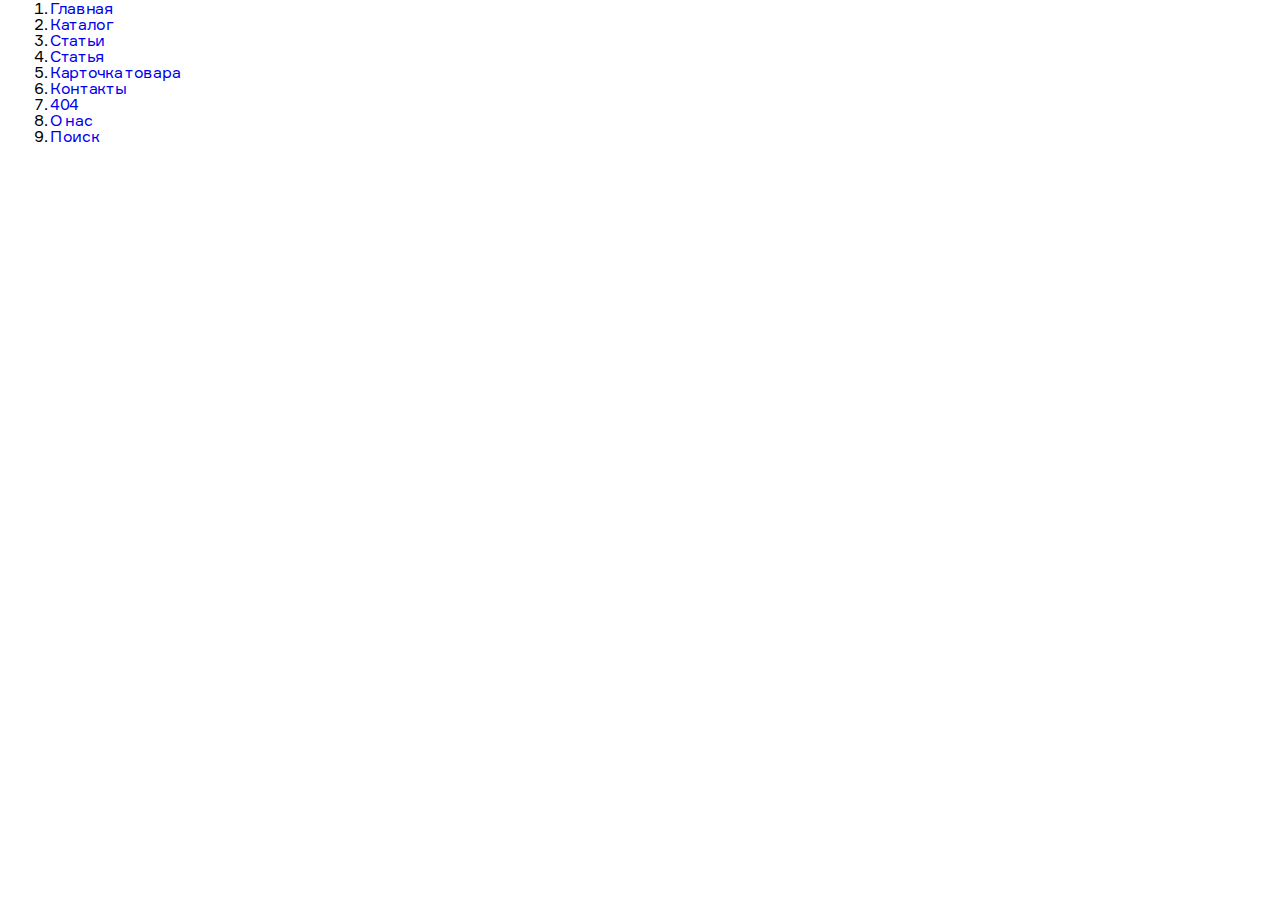
<file: pages.html>
<!DOCTYPE html>
<html lang="ru">

    <!-- Head -->
    <head>

        <!-- Meta -->
        <meta charset="utf-8">
        <meta name="viewport" content="width=device-width, initial-scale=1">
        <title>New Project</title>
        <!-- / Meta -->

        <!-- Styles -->
        <link rel="stylesheet" href="styles/style.min.css">
        <!-- / Styles -->
        <script
        src="https://code.jquery.com/jquery-3.6.0.min.js"
        integrity="sha256-/xUj+3OJU5yExlq6GSYGSHk7tPXikynS7ogEvDej/m4="
        crossorigin="anonymous"></script>

    </head>
    <!-- / Head -->

    <!-- Body -->
    <body>


<div class="main-wrapper">

    <!--header  -->
 
    <!-- / header  -->

    <div class="container">
        <ol>
            <li><a href="index.html">Главная</a></li>
            <li><a href="catalog.html">Каталог</a></li>
            <li><a href="articles.html">Статьи</a></li>
            <li><a href="article.html">Статья</a></li>
            <li><a href="detal.html">Карточка товара</a></li>
            <li><a href="contacts.html">Контакты</a></li>
            <li><a href="404.html">404</a></li>
            <li><a href="about.html">О нас</a></li>
            <li><a href="search.html">Поиск</a></li>
        </ol>
    </div>


  
</div>

<!-- modall-call -->
<div class="modal modal-call">
    <div class="modal-call__box">
        <div class="modal-call__title modal-title">
            <h3>Оставьте свой номер телефона</h3>
            <button class="modal-call__btn modal-title__btn"></button>
        </div>
        <p>И наш менеджер вам перезвонит!</p>

        <form action="#" class="modal-call__form">

            <div class="input-box">
                <span>* Заполните поле</span>
                <input type="text" name="name" placeholder="Ваше имя" required maxlength="25">
            </div>

            <div class="input-box">
                <span>* Заполните поле</span>
                <input class="tell-input" type="phone" name="phone" placeholder="Ваш телефон" required>
            </div>

            <div class="input-box input-box--city">
                <select name="city" id="#" class="input-box__select">
                    <option value="Город">Казань</option>
                    <option value="Город">Город</option>
                    <option value="Город">Город</option>
                    <option value="Город">Город</option>
                </select>
            </div>

            <div class="input-box input-box--check">
                <input class="input-box__custom-check" type="checkbox" name="politic">
                <label class="input-box__politic" for="politic"> Я согласен с <a href="#">политикой конфиденциальности</a> </label>
            </div>
            <input class="link-btn link-btn--long" type="submit" value="Получить">
        </form>
    </div>
    
</div>
<!-- / modall-call -->

<!-- modal-order -->
<div class="modal modal-order" data-simplebar>
    <div class="modal-order__box">
        <div class=" modal-title">
            <h3>Узнайте стоимость вашего дома</h3>
            <button class="modal-title__btn modal-order__btn"></button>
        </div>
        <form action="#" class="order">

            <div class="order__step active">
                <div class="order__step1">
                    <p>Скольки этажный дом Вы бы хотели?</p>
                    
                    <div class="order__step1-box">
                        <label class="label-box">
                            
                            <div class="label-box__img">
                                <img src="images/house/house-2.jpg" alt="фото одноэтажного дома">
                            </div>
                            <input class="label-box__checkbox" type="radio" name="floor">
                            <span class="label-box__input"></span>
                            <span class="label-box__name">Одноэтажный</span>
                        </label>

                        <label class="label-box">
                            <div class="label-box__img">
                                <img src="images/house/house-3.jpg" alt="фото двухэтажного дома">
                            </div>
                            <input class="label-box__checkbox" type="radio" name="floor">
                            <span class="label-box__input"></span>
                            <span class="label-box__name">Двухэтажный</span>
                        </label>
                    </div>
                </div>
            </div>

            <div class="order__step">
                <div class="order__step2">
                    <p>Какой площади планируете строить дом?</p>

                    <div class="order__step2-box">
                        <label class="label-box label-box--line">
                            <input class="label-box__checkbox" type="radio" name="square">
                            <span class="label-box__input"></span>
                            <span class="label-box__name">от 80 м<span class="label-box__name-small">2</span> до 100 м<span class="label-box__name-small">2</span></span>
                        </label>

                        <label class="label-box label-box--line">
                            <input class="label-box__checkbox" type="radio" name="square">
                            <span class="label-box__input"></span>
                            <span class="label-box__name">от 100 м<span class="label-box__name-small">2</span> до 130 м<span class="label-box__name-small">2</span></span>
                        </label>

                        <label class="label-box label-box--line">
                            <input class="label-box__checkbox" type="radio" name="square">
                            <span class="label-box__input"></span>
                            <span class="label-box__name">от 130 м<span class="label-box__name-small">2</span> до 160 м<span class="label-box__name-small">2</span></span>
                        </label>

                        <label class="label-box">
                            <input class="label-box__checkbox" type="radio" name="square">
                            <span class="label-box__input"></span>
                            <span class="label-box__name">от 160 м<span class="label-box__name-small">2</span> до 200 м<span class="label-box__name-small">2</span></span>
                        </label>

                        <label class="label-box label-box--line">
                            <input class="label-box__checkbox" type="radio" name="square">
                            <span class="label-box__input"></span>
                            <span class="label-box__name">Более 200 м<span class="label-box__name-small">2</span></span>
                        </label>
                    </div>
                </div>
            </div>

            <div class="order__step">
                <div class="order__step3">
                    <p>Сколько спальных комнат Вам нужно?</p>

                    <div class="order__step3-img">
                        <div class="order__step3-box">
                            <label class="label-box label-box--line">
                                <input class="label-box__checkbox" type="radio" name="bed">
                                <span class="label-box__input"></span>
                                <span class="label-box__name">2 спальные комнаты</span>
                            </label>

                            <label class="label-box label-box--line">
                                <input class="label-box__checkbox" type="radio" name="bed">
                                <span class="label-box__input"></span>
                                <span class="label-box__name">3 спальные комнаты</span>
                            </label>

                            <label class="label-box label-box--line">
                                <input class="label-box__checkbox" type="radio" name="bed">
                                <span class="label-box__input"></span>
                                <span class="label-box__name">4 спальные комнаты</span>
                            </label>

                            <label class="label-box label-box--line">
                                <input class="label-box__checkbox" type="radio" name="bed">
                                <span class="label-box__input"></span>
                                <span class="label-box__name">Больше 4 спальных комнат</span>
                            </label>
                        </div>
                        <div class="order__img">
                            <img src="images/house/house-5.jpg" alt="фото спальной комнаты">
                        </div>
                    </div>
                </div>
            </div>

            <div class="order__step">
                <div class="order__step4">
                    <p>Нужен ли Вам участок?</p>

                    <div class="order__step3-img">
                        <div class="order__step3-box">
                            <label class="label-box label-box--line">
                                <input class="label-box__checkbox" type="radio" name="bed">
                                <span class="label-box__input"></span>
                                <span class="label-box__name">Нет, есть участок</span>
                            </label>

                            <label class="label-box label-box--line">
                                <input class="label-box__checkbox" type="radio" name="bed">
                                <span class="label-box__input"></span>
                                <span class="label-box__name">Нет, я сам найду участок</span>
                            </label>

                            <label class="label-box label-box--line">
                                <input class="label-box__checkbox" type="radio" name="bed">
                                <span class="label-box__input"></span>
                                <span class="label-box__name">Да, нужно подобрать участок</span>
                            </label>

                            <label class="label-box label-box--line">
                                <input class="label-box__checkbox" type="radio" name="bed">
                                <span class="label-box__input"></span>
                                <span class="label-box__name">Мне нужен готовый дом на участке</span>
                            </label>
                        </div>
                        <div class="order__img">
                            <img src="images/house/house-5.jpg" alt="фото спальной комнаты">
                        </div>
                    </div>
                </div>
            </div>
            
            <!-- <div class="order__step5">
                <p>Когда Вы готовы начать строительство?</p>

                <div class="order__step5-box">
                    <label class="label-box label-box--line">
                        <input class="label-box__checkbox" type="radio" name="square">
                        <span class="label-box__input"></span>
                        <span class="label-box__name">В течение 1 месяца</span>
                    </label>

                    <label class="label-box label-box--line">
                        <input class="label-box__checkbox" type="radio" name="square">
                        <span class="label-box__input"></span>
                        <span class="label-box__name"> В течении 3-х месяцев</span>
                    </label>

                    <label class="label-box label-box--line">
                        <input class="label-box__checkbox" type="radio" name="square">
                        <span class="label-box__input"></span>
                        <span class="label-box__name">В течение полугода</span>
                    </label>

                    <label class="label-box label-box--line">
                        <input class="label-box__checkbox" type="radio" name="square">
                        <span class="label-box__input"></span>
                        <span class="label-box__name">В следующем году</span>
                    </label>

                </div>
            </div> -->

            <!-- <div class="order__step6">
                <p>В каком городе планируете строительство?</p>

                <div class="input-box input-box--city">
                    <select name="city" id="#" class="input-box__select">
                        <option value="Казань">Казань</option>
                        <option value="Москва">Москва</option>
                        <option value="Санкт-Петербург">Санкт-Петербург</option>
                        <option value="другой город в Татарстане">другой город в Татарстане</option>
                        <option value="другой город в Московской области">другой город в Московской области</option>
                        <option value="другой город в Ленинградской области">другой город в Ленинградской области</option>
                    </select>
                </div>
            </div> -->
            
            <!-- <div class="order__step7">
                <p>Скольки этажный дом Вы бы хотели?</p>
                
                <div class="order__step7-box">
                    <label class="label-box">
                        
                        <div class="label-box__img">
                            <img src="images/house/house-2.jpg" alt="фото одноэтажного дома">
                        </div>
                        <input class="label-box__checkbox" type="radio" name="gift">
                        <span class="label-box__input"></span>
                        <span class="label-box__name">Подарок 1</span>
                    </label>

                    <label class="label-box">
                        <div class="label-box__img">
                            <img src="images/house/house-3.jpg" alt="фото двухэтажного дома">
                        </div>
                        <input class="label-box__checkbox" type="radio" name="gift">
                        <span class="label-box__input"></span>
                        <span class="label-box__name">Подарок 2</span>
                    </label>

                    <label class="label-box">
                        <div class="label-box__img">
                            <img src="images/house/house-3.jpg" alt="фото двухэтажного дома">
                        </div>
                        <input class="label-box__checkbox" type="radio" name="gift">
                        <span class="label-box__input"></span>
                        <span class="label-box__name">Подарок 3</span>
                    </label>

                    <label class="label-box">
                        <div class="label-box__img">
                            <img src="images/house/house-3.jpg" alt="фото двухэтажного дома">
                        </div>
                        <input class="label-box__checkbox" type="radio" name="gift">
                        <span class="label-box__input"></span>
                        <span class="label-box__name">Подарок 4</span>
                    </label>

                    <label class="label-box">
                        <div class="label-box__img">
                            <img src="images/house/house-3.jpg" alt="фото двухэтажного дома">
                        </div>
                        <input class="label-box__checkbox" type="radio" name="gift">
                        <span class="label-box__input"></span>
                        <span class="label-box__name">Подарок 5</span>
                    </label>
                </div>
            </div> -->

            <div class="order__step">
                <div class="order__step-end">
                    <div class="order__step-end-text">
                        <p>
                            Под Ваши критерии подходит 27 проектов домов. Оставьте заявку для подробной консультации и записи
                            на просмотр домов и участков!
                        </p>
                        <span>
                            Наш менеджер свяжется с Вами, чтобы ответить на ваши вопросы, рассказать подробнее о предложении
                            и подтвердить запись на просмотр готовых домов которые вам подходят
                        </span>
                    </div>
                    <div class="order__step-end-order">

                        <div class="input-box">
                            <span>* Заполните поле</span>
                            <input class="tell-input" type="phone" name="phone" placeholder="Ваш телефон" required>
                        </div>

                        <div class="input-box">
                            <span>* Заполните поле</span>
                            <input type="text" name="name" placeholder="Ваше имя" required maxlength="25">
                        </div>
            
                        <div class="input-box">
                            <span>* Заполните поле</span>
                            <input type="email" name="email" placeholder="Введите ваш e-mail" required maxlength="40">
                        </div>

                        <input class="link-btn link-btn--long" type="submit" value="Оставить заявку">
                    </div>
                </div>
            </div>

            <div class="order__box">
                <div class="order__steps">
                    <p>Готово: <span class="order__steps-percent">0</span> <span>%</span></p>
                    <div class="order__line">
                        <span class="order__line-fill"></span>
                    </div>
                </div>
                <div class="order__btns">
                    <button class="btn order__btn--prev"></button>
                    <button class="btn btn--long order__btn--next">Далее</button>
                </div>
            </div>

        </form>
    </div>
</div>
<!--/ modal-order -->

<!-- modal-end -->
<div class="modal modal-end">
    <div class="modal-end__box">
        <div class="modal-title">
            <div class="modal-title__main">
                <span>email@email.com</span>
                <h3>Благодарим Вас за внимание к компании ТОПДОМ</h3>
            </div>
            <button class="modal-title__btn modal-end__btn"></button>
        </div>
        <p>
            Ваше обращение №<span class="modal-title--bold">11111</span> по теме №Подписка на акции и специальные предложения" <span class="modal-title--green">успешно доставлено! </span> 
        </p>
        <p>
            Мы свяжемся с Вами по почте <span class="modal-title--bold">email@email.com</span> в ближайшее время и будем рады предоставить всю необходимую информацию. 
        </p>
        <p>
            А пока Вы можете познакомиться с нашей деятельносью через соцсети:
        </p>
        <div class="modal__social">
            <a href="#" target="_blank">
                <svg width="36" height="36" viewBox="0 0 36 36">
                    <use xlink:href="svg-sprite/svg-sprite.svg#social-1"></use>
                </svg>
            </a>
            <a href="#" target="_blank">
                <svg width="38" height="38" viewBox="0 0 38 38">
                    <use xlink:href="svg-sprite/svg-sprite.svg#social-2"></use>
                </svg>
            </a>
        </div>
    </div>
</div>
<!--/ modal-end -->

<!-- modal-review -->
<div class="modal modal-review">
    <div class="modal-review__box">
        <div class="modal-title">
            <div class="modal-title__main">
                <h3>Будем рады вашему отзыву</h3>
            </div>
            <button class="modal-title__btn modal-review__btn"></button>
        </div>
        <form action="#" class="review-form">
            <div class="input-box">
                <span>* Заполните поле</span>
                <label class="input-box__comment" for="comment">Комментарии</label>
                <textarea name="comment" cols="30" rows="10"></textarea>
            </div>

            <div class="input-file">
                <label for="myfile" class="label">Прикрепить файлы</label>
                <input type="file" class="my" id="myfile" name="myfile" multiple>
            </div>

            <input class="link-btn link-btn--long" type="submit" value="Оставить комментарий">
            
        </form>
    </div>
</div>
<!-- / modal-review -->



        <!-- Scripts -->
        <script src="scripts/script.min.js"></script>
        <!-- / Scripts -->

    </body>
    <!-- / Body -->

</html>
</file>
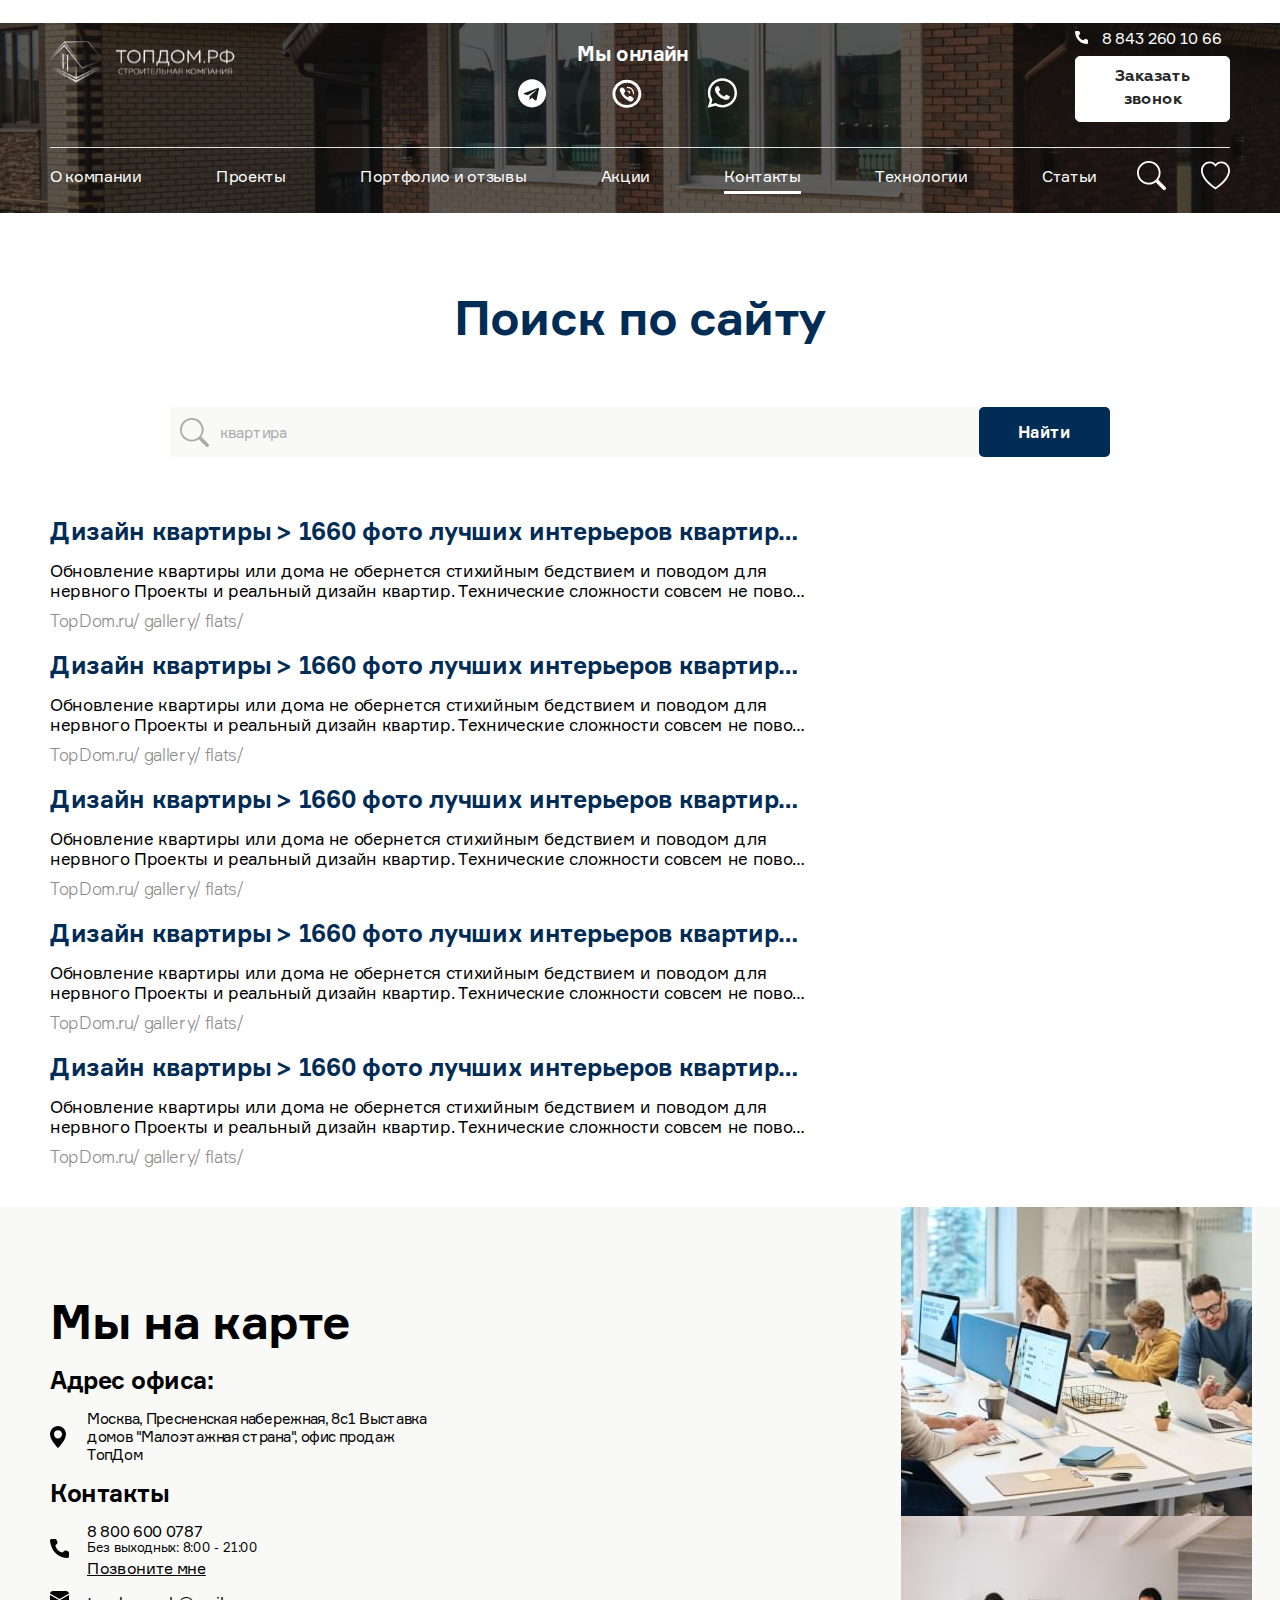
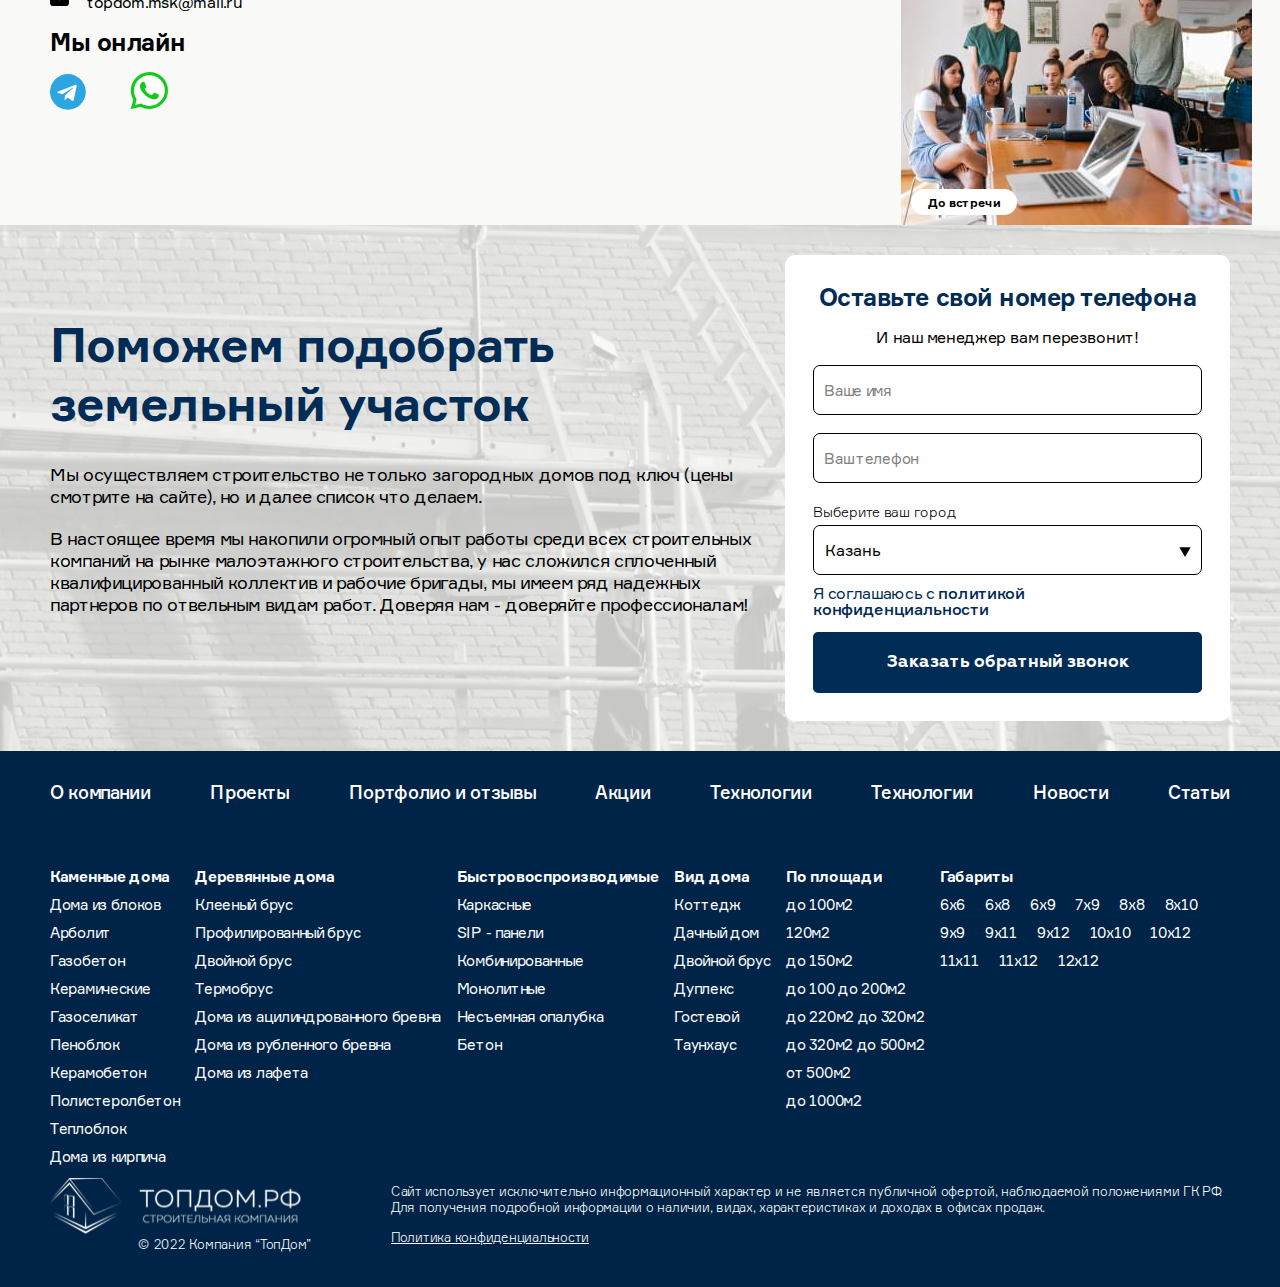
<file: search.html>
<!DOCTYPE html>
<html lang="ru">

    <!-- Head -->
    <head>

        <!-- Meta -->
        <meta charset="utf-8">
        <meta name="viewport" content="width=device-width, initial-scale=1">
        <title>New Project</title>
        <!-- / Meta -->

        <!-- Styles -->
        <link rel="stylesheet" href="styles/style.min.css">
        <!-- / Styles -->
        <script
        src="https://code.jquery.com/jquery-3.6.0.min.js"
        integrity="sha256-/xUj+3OJU5yExlq6GSYGSHk7tPXikynS7ogEvDej/m4="
        crossorigin="anonymous"></script>

    </head>
    <!-- / Head -->

    <!-- Body -->
    <body>


<div class="main-wrapper">

    <!--header  -->
    <header class="header">
        <div class="container">
            <div class="header__wrap">

                <div class="logo">
                    <a href="index.html">
                        <img src="images/logo.svg" alt="Логотип строительной компании ТопДом.рф">
                    </a>
                </div>

                <button class="header__burger burger">
                    <span></span>
                </button>

                <!-- <div class="header__nav-shadow"> -->
                    <div class="header__box nav-mobile">
                        <div class="header__social">
                            <h4>Мы онлайн</h4>
                            <div class="social-imgs">
                                <a href="#" target="_blank">
                                    <div class="social-imgs__img">
                                        <svg width="29" height="29" viewBox="0 0 29 29">
                                            <use xlink:href="svg-sprite/svg-sprite.svg#online1"></use>
                                        </svg>
                                    </div>
                                </a>
                                <a href="#" target="_blank">
                                    <div class="social-imgs__img">
                                        <svg width="30" height="29" viewBox="0 0 30 29">
                                            <use xlink:href="svg-sprite/svg-sprite.svg#online2"></use>
                                        </svg>
                                    </div>
                                </a>
                                <a href="#" target="_blank">
                                    <div class="social-imgs__img">
                                        <svg width="30" height="30" viewBox="0 0 30 30">
                                            <use xlink:href="svg-sprite/svg-sprite.svg#online3"></use>
                                        </svg>
                                    </div>
                                </a>
                            </div>
                        </div>
                        <div class="header__call">
                            <a href="tel:88432601066">8 843 260 10 66</a>
                            <button class="btn btn--blue js-call">Заказать звонок</button>
                        </div>
                        <nav class="header__nav">
                            <ul class="header__nav-list">
                                <li><a href="about.html">О компании</a></li>
                                <li><a href="catalog.html">Проекты</a></li>
                                <li><a href="#">Портфолио и отзывы</a></li>
                                <li><a href="404.html">Акции</a></li>
                                <li class="active"><a href="#">Контакты</a></li>
                                <li><a href="#">Технологии</a></li>
                                <li><a href="#">Статьи</a></li>
            
                            </ul>
                            <div class="header__nav-icons">
                                <div class="search">
                                    <svg width="29" height="29" viewBox="0 0 29 29">
                                        <use xlink:href="svg-sprite/svg-sprite.svg#header-icon-1"></use>
                                    </svg>
                                </div>

                                <a href="#">
                                    <svg width="29" height="29" viewBox="0 0 29 29">
                                        <use xlink:href="svg-sprite/svg-sprite.svg#header-icon-2"></use>
                                    </svg>
                                </a>
                                
                            </div>
                        </nav>
                    </div>
                <!-- </div> -->
            </div>
        </div>
    </header>
    <!-- / header  -->

    <div class="wrapper-content">
        <!-- first -->
        <section class="first first--narrow" style="background-image: url(images/first-img.jpg);">
            <div class="container">

            </div>
        </section>
        <!-- / first -->
        <section class="title-section">
            <div class="container">
                <h1 class="title title--center title--blue">
                    Поиск по сайту
                </h1>
            </div>
        </section>

        <section class="content">
            <div class="container">

                <div class="search search--page">
                    <input type="text" placeholder="квартира">
                    <button class="search__btn" type="button">
                        <span>Найти
                            <!-- <svg width="29" height="29" viewBox="0 0 29 29">
                                <use xlink:href="svg-sprite/svg-sprite.svg#header-icon-1"></use>
                            </svg> -->
                        </span>
                    </button>
                    
                </div>

                <div class="search-content">

                    <div class="search-result">
                        <div class="search-result__title">
                            <a href="#">
                                <span>Дизайн квартиры</span>
                                <span>1660 фото лучших интерьеров квартир лучших интерьеров квартир</span>
                            </a>
                        </div>
                        <div class="search-result__text">
                            <p>Обновление квартиры или дома не обернется стихийным бедствием и поводом для нервного
                                Проекты и реальный дизайн квартир. Технические сложности совсем не повод отказаться от
                            </p>
                        </div>
                        <div class="search-result__links">
                            <a href="#">TopDom.ru</a>
                            <a href="#">gallery</a>
                            <a href="#">flats</a>
                        </div>
                    </div>

                    <div class="search-result">
                        <div class="search-result__title">
                            <a href="#">
                                <span>Дизайн квартиры</span>
                                <span>1660 фото лучших интерьеров квартир лучших интерьеров квартир</span>
                            </a>
                        </div>
                        <div class="search-result__text">
                            <p>Обновление квартиры или дома не обернется стихийным бедствием и поводом для нервного
                                Проекты и реальный дизайн квартир. Технические сложности совсем не повод отказаться от
                            </p>
                        </div>
                        <div class="search-result__links">
                            <a href="#">TopDom.ru</a>
                            <a href="#">gallery</a>
                            <a href="#">flats</a>
                        </div>
                    </div>

                    <div class="search-result">
                        <div class="search-result__title">
                            <a href="#">
                                <span>Дизайн квартиры</span>
                                <span>1660 фото лучших интерьеров квартир лучших интерьеров квартир</span>
                            </a>
                        </div>
                        <div class="search-result__text">
                            <p>Обновление квартиры или дома не обернется стихийным бедствием и поводом для нервного
                                Проекты и реальный дизайн квартир. Технические сложности совсем не повод отказаться от
                            </p>
                        </div>
                        <div class="search-result__links">
                            <a href="#">TopDom.ru</a>
                            <a href="#">gallery</a>
                            <a href="#">flats</a>
                        </div>
                    </div>

                    <div class="search-result">
                        <div class="search-result__title">
                            <a href="#">
                                <span>Дизайн квартиры</span>
                                <span>1660 фото лучших интерьеров квартир лучших интерьеров квартир</span>
                            </a>
                        </div>
                        <div class="search-result__text">
                            <p>Обновление квартиры или дома не обернется стихийным бедствием и поводом для нервного
                                Проекты и реальный дизайн квартир. Технические сложности совсем не повод отказаться от
                            </p>
                        </div>
                        <div class="search-result__links">
                            <a href="#">TopDom.ru</a>
                            <a href="#">gallery</a>
                            <a href="#">flats</a>
                        </div>
                    </div>

                    <div class="search-result">
                        <div class="search-result__title">
                            <a href="#">
                                <span>Дизайн квартиры</span>
                                <span>1660 фото лучших интерьеров квартир лучших интерьеров квартир</span>
                            </a>
                        </div>
                        <div class="search-result__text">
                            <p>Обновление квартиры или дома не обернется стихийным бедствием и поводом для нервного
                                Проекты и реальный дизайн квартир. Технические сложности совсем не повод отказаться от
                            </p>
                        </div>
                        <div class="search-result__links">
                            <a href="#">TopDom.ru</a>
                            <a href="#">gallery</a>
                            <a href="#">flats</a>
                        </div>
                    </div>
                </div>

            </div>
        </section>

        <!-- contacts -->
        <section class="contacts contacts--white">
            <div class="container">
                
                <div class="contacts__blue">

                    <h2>Мы на карте</h2>
                    <h3 class="contacts__hidden">Адрес офиса:</h3>

                    <div class="contact">

                        <div class="contact__svg">
                            <svg width="16" height="22" viewBox="0 0 16 22">
                                <use xlink:href="svg-sprite/svg-sprite.svg#contact-1"></use>
                            </svg>
                        </div>
                        
                        <div class="contact__text">
                            <p>Москва, Пресненская набережная, 8с1
                                Выставка домов "Малоэтажная страна", офис продаж ТопДом
                            </p>
                        </div>
                        

                    </div>

                    <h3>Контакты</h3>

                    <div class="contact">

                        <div class="contact__svg">
                            <svg width="19" height="19" viewBox="0 0 19 19">
                                <use xlink:href="svg-sprite/svg-sprite.svg#contact-2"></use>
                            </svg>
                        </div>
                        
                        <div class="contact__text">
                            <a href="tel:88006000787">8 800 600 0787</a>
                            <span>Без выходных: 8:00 - 21:00</span>
                            <a class="contact__callme js-call" href="#">Позвоните мне</a>
                        </div>

                    </div>

                    <div class="contact">

                        <div class="contact__svg">
                            <svg width="19" height="15" viewBox="0 0 19 15">
                                <use xlink:href="svg-sprite/svg-sprite.svg#contact-3"></use>
                            </svg>
                        </div>
                        
                        <div class="contact__text">
                            <a href="mailto:topdom.msk@mail.ru">topdom.msk@mail.ru</a>
                        </div>
                        

                    </div>

                    <h3>Мы онлайн</h3>

                    <div class="contacts__social">
                        <a href="#" target="_blank">
                            <svg width="36" height="36" viewBox="0 0 36 36">
                                <use xlink:href="svg-sprite/svg-sprite.svg#social-1"></use>
                            </svg>
                        </a>
                        <a href="#" target="_blank">
                            <svg width="38" height="38" viewBox="0 0 38 38">
                                <use xlink:href="svg-sprite/svg-sprite.svg#social-2"></use>
                            </svg>
                        </a>
                    </div>

                </div>

                <div class="contacs__map">
                    <iframe src="https://yandex.ru/map-widget/v1/?um=constructor%3A84dcb984d426cb31ff5a2d956fb2d26b199f026edb5c4da1ac98006cdbae5a16&amp;source=constructor" 
                        width="100%" height="315" frameborder="0">
                    </iframe>
                </div>

                <div class="contacs__photo">
                    <div class="contacts__img">
                        <img src="images/contacts-1.jpg" alt="Фото офиса ТопДом">
                    </div>
                    <div class="contacts__img contacts__img--label">
                        <img src="images/contacts-2.jpg" alt="Фото офиса ТопДом">
                    </div>
                </div>
            </div>
            
        </section>
        <!-- / contacts -->

        <!-- help -->
        <section class="help">
            <div class="container">

                <div class="help__box">
                    <h2 class="subtitle">Поможем подобрать земельный участок</h2>
                    <p>
                        Мы осуществляем строительство не только загородных домов под ключ (цены смотрите на сайте), но и далее список что делаем.
                    </p>
                    <p>
                        В настоящее время мы накопили огромный опыт работы среди всех строительных компаний на рынке малоэтажного строительства, 
                        у нас сложился сплоченный квалифицированный коллектив и рабочие бригады, мы имеем ряд надежных партнеров по отвельным видам 
                        работ. Доверяя нам - доверяйте профессионалам!
                    </p>
                </div>

                <div class="help__form-box">
                    <h3>Оставьте свой номер телефона</h3>
                    <p>И наш менеджер вам перезвонит!</p>

                    <form action="#" class="help__form">

                        <div class="input-box">
                            <span>* Заполните поле</span>
                            <input type="text" name="name" placeholder="Ваше имя" required maxlength="25">
                        </div>

                        <div class="input-box">
                            <span>* Заполните поле</span>
                            <input class="tell-input" type="phone" name="phone" placeholder="Ваш телефон" required>
                        </div>

                        <p class="help__form-city">Выберите ваш город</p>

                        <div class="input-box input-box--city">
                            <select name="city" id="#" class="input-box__select">
                                <option value="Город">Казань</option>
                                <option value="Город">Город</option>
                                <option value="Город">Город</option>
                                <option value="Город">Город</option>
                            </select>
                        </div>

                        <p class="politic">Я соглашаюсь с <a href="#">политикой конфиденциальности</a></p>
                        
                        <input class="link-btn link-btn--long" type="submit" value="Заказать обратный звонок">
                    </form>

                </div>

            </div>
        </section>
        <!-- / help -->

    </div>


    <!-- footer -->
    <footer class="footer">
        <div class="footer__list">
            <div class="container">
                <ul class="footer__list-top">
                    <li><a href="#">О компании</a></li>
                    <li><a href="#">Проекты</a></li>
                    <li><a href="#">Портфолио и отзывы</a></li>
                    <li><a href="#">Акции</a></li>
                    <li><a href="#">Технологии</a></li>
                    <li><a href="#">Технологии</a></li>
                    <li><a href="#">Новости</a></li>
                    <li><a href="#">Статьи</a></li>
                </ul>

                <div class="footer__list-bot">
                    <div class="footer__list-type">
                        <h5>Каменные дома</h5>
                        <ul>
                            <li><a href="#">Дома из блоков</a></li>
                            <li><a href="#">Арболит</a></li>
                            <li><a href="#">Газобетон</a></li>
                            <li><a href="#">Керамические</a></li>
                            <li><a href="#">Газоселикат</a></li>
                            <li><a href="#">Пеноблок</a></li>
                            <li><a href="#">Керамобетон</a></li>
                            <li><a href="#">Полистеролбетон</a></li>
                            <li><a href="#">Теплоблок</a></li>
                            <li><a href="#">Дома из кирпича</a></li>
                        </ul>
                    </div>

                    <div class="footer__list-type">
                        <h5>Деревянные дома</h5>
                        <ul>
                            <li><a href="#">Клееный брус</a></li>
                            <li><a href="#">Профилированный брус</a></li>
                            <li><a href="#">Двойной брус</a></li>
                            <li><a href="#">Термобрус</a></li>
                            <li><a href="#">Дома из ацилиндрованного бревна</a></li>
                            <li><a href="#">Дома из рубленного бревна</a></li>
                            <li><a href="#">Дома из лафета</a></li>
                        </ul>
                    </div>

                    <div class="footer__list-type">
                        <h5>Быстровоспроизводимые</h5>
                        <ul>
                            <li><a href="#">Каркасные</a></li>
                            <li><a href="#">SIP - панели</a></li>
                            <li><a href="#">Комбинированные</a></li>
                            <li><a href="#">Монолитные</a></li>
                            <li><a href="#">Несъемная опалубка</a></li>
                            <li><a href="#">Бетон</a></li>
                        </ul>
                    </div>

                    <div class="footer__list-type">
                        <h5>Вид дома</h5>
                        <ul>
                            <li><a href="#">Коттедж</a></li>
                            <li><a href="#">Дачный дом</a></li>
                            <li><a href="#">Двойной брус</a></li>
                            <li><a href="#">Дуплекс</a></li>
                            <li><a href="#">Гостевой</a></li>
                            <li><a href="#">Таунхаус</a></li>
                        </ul>
                    </div>

                    <div class="footer__list-type">
                        <h5>По площади</h5>
                        <ul>
                            <li><a href="#">до 100м2</a></li>
                            <li><a href="#">120м2</a></li>
                            <li><a href="#">до 150м2</a></li>
                            <li><a href="#">до 100 до 200м2</a></li>
                            <li><a href="#">до 220м2 до 320м2</a></li>
                            <li><a href="#">до 320м2 до 500м2</a></li>
                            <li><a href="#">от 500м2</a></li>
                            <li><a href="#">до 1000м2</a></li>
                        </ul>
                    </div>

                    <div class="footer__list-type footer__list-type--flex">
                        <h5>Габариты</h5>
                        <ul>
                            <li><a href="#">6х6</a></li>
                            <li><a href="#">6х8</a></li>
                            <li><a href="#">6х9</a></li>
                            <li><a href="#">7х9</a></li>
                            <li><a href="#">8х8</a></li>
                            <li><a href="#">8х10</a></li>
                            <li><a href="#">9х9</a></li>
                            <li><a href="#">9х11</a></li>
                            <li><a href="#">9х12</a></li>
                            <li><a href="#">10х10</a></li>
                            <li><a href="#">10х12</a></li>
                            <li><a href="#">11х11</a></li>
                            <li><a href="#">11х12</a></li>
                            <li><a href="#">12х12</a></li>
                        </ul>
                    </div>
                </div>
            </div>
        </div>
        <div class="container">
            <div class="footer__logo">
                <div class="logo logo--big">
                    <a href="/">
                        <img src="images/logo.svg" alt="Логотип строительной компании ТопДом.рф">
                    </a>
                </div>
                <span>© 2022 Компания “ТопДом”</span>
            </div>

            <div class="footer__text">
                <p>
                    Сайт использует исключительно информационный характер 
                    и не является публичной офертой, наблюдаемой положениями ГК РФ. Для получения 
                    подробной информации о наличии, видах, характеристиках и доходах в офисах продаж. 
                </p>

                <a class="politic-link" href="#">Политика конфиденциальности</a>
            </div>
        </div>
    </footer>
    <!--  / footer -->
</div>

<!-- modall-call -->
<div class="modal modal-call">
    <div class="modal-call__box">
        <div class="modal-call__title modal-title">
            <h3>Оставьте свой номер телефона</h3>
            <button class="modal-call__btn modal-title__btn"></button>
        </div>
        <p>И наш менеджер вам перезвонит!</p>

        <form action="#" class="modal-call__form">

            <div class="input-box">
                <span>* Заполните поле</span>
                <input type="text" name="name" placeholder="Ваше имя" required maxlength="25">
            </div>

            <div class="input-box">
                <span>* Заполните поле</span>
                <input class="tell-input" type="phone" name="phone" placeholder="Ваш телефон" required>
            </div>

            <div class="input-box input-box--city">
                <select name="city" id="#" class="input-box__select">
                    <option value="Город">Казань</option>
                    <option value="Город">Город</option>
                    <option value="Город">Город</option>
                    <option value="Город">Город</option>
                </select>
            </div>

            <div class="input-box input-box--check">
                <input class="input-box__custom-check" type="checkbox" name="politic">
                <label class="input-box__politic" for="politic"> Я согласен с <a href="#">политикой конфиденциальности</a> </label>
            </div>
            <input class="link-btn link-btn--long" type="submit" value="Получить">
        </form>
    </div>
    
</div>
<!-- / modall-call -->

<!-- modal-order -->
<div class="modal modal-order" data-simplebar>
    <div class="modal-order__box">
        <div class=" modal-title">
            <h3>Узнайте стоимость вашего дома</h3>
            <button class="modal-title__btn modal-order__btn"></button>
        </div>
        <form action="#" class="order">

            <!-- <div class="order__step1">
                <p>Скольки этажный дом Вы бы хотели?</p>
                
                <div class="order__step1-box">
                    <label class="label-box">
                        
                        <div class="label-box__img">
                            <img src="images/house/house-2.jpg" alt="фото одноэтажного дома">
                        </div>
                        <input class="label-box__checkbox" type="radio" name="floor">
                        <span class="label-box__input"></span>
                        <span class="label-box__name">Одноэтажный</span>
                    </label>

                    <label class="label-box">
                        <div class="label-box__img">
                            <img src="images/house/house-3.jpg" alt="фото двухэтажного дома">
                        </div>
                        <input class="label-box__checkbox" type="radio" name="floor">
                        <span class="label-box__input"></span>
                        <span class="label-box__name">Двухэтажный</span>
                    </label>
                </div>
            </div> -->

            <!-- <div class="order__step2">
                <p>Какой площади планируете строить дом?</p>

                <div class="order__step2-box">
                    <label class="label-box label-box--line">
                        <input class="label-box__checkbox" type="radio" name="square">
                        <span class="label-box__input"></span>
                        <span class="label-box__name">от 80 м<span class="label-box__name-small">2</span> до 100 м<span class="label-box__name-small">2</span></span>
                    </label>

                    <label class="label-box label-box--line">
                        <input class="label-box__checkbox" type="radio" name="square">
                        <span class="label-box__input"></span>
                        <span class="label-box__name">от 100 м<span class="label-box__name-small">2</span> до 130 м<span class="label-box__name-small">2</span></span>
                    </label>

                    <label class="label-box label-box--line">
                        <input class="label-box__checkbox" type="radio" name="square">
                        <span class="label-box__input"></span>
                        <span class="label-box__name">от 130 м<span class="label-box__name-small">2</span> до 160 м<span class="label-box__name-small">2</span></span>
                    </label>

                    <label class="label-box">
                        <input class="label-box__checkbox" type="radio" name="square">
                        <span class="label-box__input"></span>
                        <span class="label-box__name">от 160 м<span class="label-box__name-small">2</span> до 200 м<span class="label-box__name-small">2</span></span>
                    </label>

                    <label class="label-box label-box--line">
                        <input class="label-box__checkbox" type="radio" name="square">
                        <span class="label-box__input"></span>
                        <span class="label-box__name">Более 200 м<span class="label-box__name-small">2</span></span>
                    </label>
                </div>
            </div> -->

            <!-- <div class="order__step3">
                <p>Сколько спальных комнат Вам нужно?</p>

                <div class="order__step3-img">
                    <div class="order__step3-box">
                        <label class="label-box label-box--line">
                            <input class="label-box__checkbox" type="radio" name="bed">
                            <span class="label-box__input"></span>
                            <span class="label-box__name">2 спальные комнаты</span>
                        </label>

                        <label class="label-box label-box--line">
                            <input class="label-box__checkbox" type="radio" name="bed">
                            <span class="label-box__input"></span>
                            <span class="label-box__name">3 спальные комнаты</span>
                        </label>

                        <label class="label-box label-box--line">
                            <input class="label-box__checkbox" type="radio" name="bed">
                            <span class="label-box__input"></span>
                            <span class="label-box__name">4 спальные комнаты</span>
                        </label>

                        <label class="label-box label-box--line">
                            <input class="label-box__checkbox" type="radio" name="bed">
                            <span class="label-box__input"></span>
                            <span class="label-box__name">Больше 4 спальных комнат</span>
                        </label>
                    </div>
                    <div class="order__img">
                        <img src="images/house/house-5.jpg" alt="фото спальной комнаты">
                    </div>
                </div>
            </div> -->

            <!-- <div class="order__step4">
                <p>Нужен ли Вам участок?</p>

                <div class="order__step3-img">
                    <div class="order__step3-box">
                        <label class="label-box label-box--line">
                            <input class="label-box__checkbox" type="radio" name="bed">
                            <span class="label-box__input"></span>
                            <span class="label-box__name">Нет, есть участок</span>
                        </label>

                        <label class="label-box label-box--line">
                            <input class="label-box__checkbox" type="radio" name="bed">
                            <span class="label-box__input"></span>
                            <span class="label-box__name">Нет, я сам найду участок</span>
                        </label>

                        <label class="label-box label-box--line">
                            <input class="label-box__checkbox" type="radio" name="bed">
                            <span class="label-box__input"></span>
                            <span class="label-box__name">Да, нужно подобрать участок</span>
                        </label>

                        <label class="label-box label-box--line">
                            <input class="label-box__checkbox" type="radio" name="bed">
                            <span class="label-box__input"></span>
                            <span class="label-box__name">Мне нужен готовый дом на участке</span>
                        </label>
                    </div>
                    <div class="order__img">
                        <img src="images/house/house-5.jpg" alt="фото спальной комнаты">
                    </div>
                </div>
            </div> -->
            
            <!-- <div class="order__step5">
                <p>Когда Вы готовы начать строительство?</p>

                <div class="order__step5-box">
                    <label class="label-box label-box--line">
                        <input class="label-box__checkbox" type="radio" name="square">
                        <span class="label-box__input"></span>
                        <span class="label-box__name">В течение 1 месяца</span>
                    </label>

                    <label class="label-box label-box--line">
                        <input class="label-box__checkbox" type="radio" name="square">
                        <span class="label-box__input"></span>
                        <span class="label-box__name"> В течении 3-х месяцев</span>
                    </label>

                    <label class="label-box label-box--line">
                        <input class="label-box__checkbox" type="radio" name="square">
                        <span class="label-box__input"></span>
                        <span class="label-box__name">В течение полугода</span>
                    </label>

                    <label class="label-box label-box--line">
                        <input class="label-box__checkbox" type="radio" name="square">
                        <span class="label-box__input"></span>
                        <span class="label-box__name">В следующем году</span>
                    </label>

                </div>
            </div> -->

            <!-- <div class="order__step6">
                <p>В каком городе планируете строительство?</p>

                <div class="input-box input-box--city">
                    <select name="city" id="#" class="input-box__select">
                        <option value="Казань">Казань</option>
                        <option value="Москва">Москва</option>
                        <option value="Санкт-Петербург">Санкт-Петербург</option>
                        <option value="другой город в Татарстане">другой город в Татарстане</option>
                        <option value="другой город в Московской области">другой город в Московской области</option>
                        <option value="другой город в Ленинградской области">другой город в Ленинградской области</option>
                    </select>
                </div>
            </div> -->
            
            <!-- <div class="order__step7">
                <p>Скольки этажный дом Вы бы хотели?</p>
                
                <div class="order__step7-box">
                    <label class="label-box">
                        
                        <div class="label-box__img">
                            <img src="images/house/house-2.jpg" alt="фото одноэтажного дома">
                        </div>
                        <input class="label-box__checkbox" type="radio" name="gift">
                        <span class="label-box__input"></span>
                        <span class="label-box__name">Подарок 1</span>
                    </label>

                    <label class="label-box">
                        <div class="label-box__img">
                            <img src="images/house/house-3.jpg" alt="фото двухэтажного дома">
                        </div>
                        <input class="label-box__checkbox" type="radio" name="gift">
                        <span class="label-box__input"></span>
                        <span class="label-box__name">Подарок 2</span>
                    </label>

                    <label class="label-box">
                        <div class="label-box__img">
                            <img src="images/house/house-3.jpg" alt="фото двухэтажного дома">
                        </div>
                        <input class="label-box__checkbox" type="radio" name="gift">
                        <span class="label-box__input"></span>
                        <span class="label-box__name">Подарок 3</span>
                    </label>

                    <label class="label-box">
                        <div class="label-box__img">
                            <img src="images/house/house-3.jpg" alt="фото двухэтажного дома">
                        </div>
                        <input class="label-box__checkbox" type="radio" name="gift">
                        <span class="label-box__input"></span>
                        <span class="label-box__name">Подарок 4</span>
                    </label>

                    <label class="label-box">
                        <div class="label-box__img">
                            <img src="images/house/house-3.jpg" alt="фото двухэтажного дома">
                        </div>
                        <input class="label-box__checkbox" type="radio" name="gift">
                        <span class="label-box__input"></span>
                        <span class="label-box__name">Подарок 5</span>
                    </label>
                </div>
            </div> -->

            <div class="order__step-end">
                <div class="order__step-end-text">
                    <p>
                        Под Ваши критерии подходит 27 проектов домов. Оставьте заявку для подробной консультации и записи
                        на просмотр домов и участков!
                    </p>
                    <span>
                        Наш менеджер свяжется с Вами, чтобы ответить на ваши вопросы, рассказать подробнее о предложении
                        и подтвердить запись на просмотр готовых домов которые вам подходят
                    </span>
                </div>
                <div class="order__step-end-order">

                    <div class="input-box">
                        <span>* Заполните поле</span>
                        <input class="tell-input" type="phone" name="phone" placeholder="Ваш телефон" required>
                    </div>

                    <div class="input-box">
                        <span>* Заполните поле</span>
                        <input type="text" name="name" placeholder="Ваше имя" required maxlength="25">
                    </div>
        
                    <div class="input-box">
                        <span>* Заполните поле</span>
                        <input type="email" name="email" placeholder="Введите ваш e-mail" required maxlength="40">
                    </div>

                    <input class="link-btn link-btn--long" type="submit" value="Оставить заявку">
                </div>
            </div>

            <div class="order__box">
                <div class="order__steps">
                    <p>Готово: <span class="order__steps-percent">0</span> <span>%</span></p>
                    <div class="order__line">
                        <span class="order__line-fill"></span>
                    </div>
                </div>
                <div class="order__btns">
                    <button class="btn"></button>
                    <button class="btn btn--long">Далее</button>
                </div>
            </div>

        </form>
    </div>
</div>
<!--/ modal-order -->

<!-- modal-end -->
<div class="modal modal-end">
    <div class="modal-end__box">
        <div class="modal-title">
            <div class="modal-title__main">
                <span>email@email.com</span>
                <h3>Благодарим Вас за внимание к компании ТОПДОМ</h3>
            </div>
            <button class="modal-title__btn modal-end__btn"></button>
        </div>
        <p>
            Ваше обращение №<span class="modal-title--bold">11111</span> по теме №Подписка на акции и специальные предложения" <span class="modal-title--green">успешно доставлено! </span> 
        </p>
        <p>
            Мы свяжемся с Вами по почте <span class="modal-title--bold">email@email.com</span> в ближайшее время и будем рады предоставить всю необходимую информацию. 
        </p>
        <p>
            А пока Вы можете познакомиться с нашей деятельносью через соцсети:
        </p>
        <div class="modal__social">
            <a href="#" target="_blank">
                <svg width="36" height="36" viewBox="0 0 36 36">
                    <use xlink:href="svg-sprite/svg-sprite.svg#social-1"></use>
                </svg>
            </a>
            <a href="#" target="_blank">
                <svg width="38" height="38" viewBox="0 0 38 38">
                    <use xlink:href="svg-sprite/svg-sprite.svg#social-2"></use>
                </svg>
            </a>
        </div>
    </div>
</div>
<!--/ modal-end -->

<!-- modal-review -->
<div class="modal modal-review">
    <div class="modal-review__box">
        <div class="modal-title">
            <div class="modal-title__main">
                <h3>Будем рады вашему отзыву</h3>
            </div>
            <button class="modal-title__btn modal-review__btn"></button>
        </div>
        <form action="#" class="review-form">
            <div class="input-box">
                <span>* Заполните поле</span>
                <label class="input-box__comment" for="comment">Комментарии</label>
                <textarea name="comment" cols="30" rows="10"></textarea>
            </div>

            <div class="input-file">
                <label for="myfile" class="label">Прикрепить файлы</label>
                <input type="file" class="my" id="myfile" name="myfile" multiple>
            </div>

            <input class="link-btn link-btn--long" type="submit" value="Оставить комментарий">
            
        </form>
    </div>
</div>
<!-- / modal-review -->



        <!-- Scripts -->
        <script src="scripts/script.min.js"></script>
        <!-- / Scripts -->

    </body>
    <!-- / Body -->

</html>
</file>
<file: styles/style.min.css>
@charset "UTF-8";@font-face{font-family:Formular;font-style:normal;font-weight:300;font-display:swap;src:url(../fonts/Formular-Light.woff2) format("woff2"),url(../fonts/Formular-Light.woff) format("woff")}@font-face{font-family:Formular;font-style:normal;font-weight:400;font-display:swap;src:url(../fonts/Formular.woff2) format("woff2"),url(../fonts/Formular.woff) format("woff")}@font-face{font-family:Formular;font-style:normal;font-weight:500;font-display:swap;src:url(../fonts/Formular-Medium.woff2) format("woff2"),url(../fonts/Formular-Medium.woff) format("woff")}@font-face{font-family:Formular;font-style:normal;font-weight:700;font-display:swap;src:url(../fonts/Formular-Bold.woff2) format("woff2"),url(../fonts/Formular-Bold.woff) format("woff")}@font-face{font-family:Formular;font-style:normal;font-weight:900;font-display:swap;src:url(../fonts/Formular-Black.woff2) format("woff2"),url(../fonts/Formular-Black.woff) format("woff")}@font-face{font-family:Geometria;font-style:normal;font-weight:700;font-display:swap;src:url(../fonts/Geometria-Bold.woff2) format("woff2"),url(../fonts/Geometria-Bold.woff) format("woff")}ol[class],ul[class]{padding:0}blockquote,body,dd,dl,figcaption,figure,h1,h2,h3,h4,li,ol,p,ul{margin:0;padding:0}*,::after,::before{-webkit-box-sizing:border-box;box-sizing:border-box}* a{text-decoration:none}html{margin:0;padding:0}ol[class],ul[class]{list-style:none}img{max-width:100%;display:block}button,input,select,textarea{font:inherit}button{-webkit-appearance:none;-moz-appearance:none;appearance:none}.choices{position:relative;overflow:hidden;margin-bottom:24px;font-size:16px}.choices:focus{outline:0}.choices:last-child{margin-bottom:0}.choices.is-open{overflow:visible}.choices.is-disabled .choices__inner,.choices.is-disabled .choices__input{background-color:#eaeaea;cursor:not-allowed;-webkit-user-select:none;-moz-user-select:none;-ms-user-select:none;user-select:none}.choices.is-disabled .choices__item{cursor:not-allowed}.choices [hidden]{display:none!important}.choices[data-type*=select-one]{cursor:pointer}.choices[data-type*=select-one] .choices__inner{padding-bottom:7.5px}.choices[data-type*=select-one] .choices__input{display:block;width:100%;padding:10px;border-bottom:1px solid #ddd;background-color:#fff;margin:0}.choices[data-type*=select-one] .choices__button{background-image:url([data-uri]);padding:0;background-size:8px;position:absolute;top:50%;right:0;margin-top:-10px;margin-right:25px;height:20px;width:20px;border-radius:10em;opacity:.25}.choices[data-type*=select-one] .choices__button:focus,.choices[data-type*=select-one] .choices__button:hover{opacity:1}.choices[data-type*=select-one] .choices__button:focus{-webkit-box-shadow:0 0 0 2px #00bcd4;box-shadow:0 0 0 2px #00bcd4}.choices[data-type*=select-one] .choices__item[data-value=""] .choices__button{display:none}.choices[data-type*=select-one]::after{content:"";height:0;width:0;border-style:solid;border-color:#333 transparent transparent;border-width:5px;position:absolute;right:11.5px;top:50%;margin-top:-2.5px;pointer-events:none}.choices[data-type*=select-one].is-open::after{border-color:transparent transparent #333;margin-top:-7.5px}.choices[data-type*=select-one][dir=rtl]::after{left:11.5px;right:auto}.choices[data-type*=select-one][dir=rtl] .choices__button{right:auto;left:0;margin-left:25px;margin-right:0}.choices[data-type*=select-multiple] .choices__inner,.choices[data-type*=text] .choices__inner{cursor:text}.choices[data-type*=select-multiple] .choices__button,.choices[data-type*=text] .choices__button{position:relative;display:inline-block;margin:0 -4px 0 8px;padding-left:16px;border-left:1px solid #008fa1;background-image:url([data-uri]);background-size:8px;width:8px;line-height:1;opacity:.75;border-radius:0}.choices[data-type*=select-multiple] .choices__button:focus,.choices[data-type*=select-multiple] .choices__button:hover,.choices[data-type*=text] .choices__button:focus,.choices[data-type*=text] .choices__button:hover{opacity:1}.choices__inner{display:inline-block;vertical-align:top;width:100%;background-color:#f9f9f9;padding:7.5px 7.5px 3.75px;border:1px solid #ddd;border-radius:2.5px;font-size:14px;min-height:44px;overflow:hidden}.is-focused .choices__inner,.is-open .choices__inner{border-color:#b7b7b7}.is-open .choices__inner{border-radius:2.5px 2.5px 0 0}.is-flipped.is-open .choices__inner{border-radius:0 0 2.5px 2.5px}.choices__list{margin:0;padding-left:0;list-style:none}.choices__list--single{display:inline-block;padding:4px 16px 4px 4px;width:100%}[dir=rtl] .choices__list--single{padding-right:4px;padding-left:16px}.choices__list--single .choices__item{width:100%}.choices__list--multiple{display:inline}.choices__list--multiple .choices__item{display:inline-block;vertical-align:middle;border-radius:20px;padding:4px 10px;font-size:12px;font-weight:500;margin-right:3.75px;margin-bottom:3.75px;background-color:#00bcd4;border:1px solid #00a5bb;color:#fff;word-break:break-all;-webkit-box-sizing:border-box;box-sizing:border-box}.choices__list--multiple .choices__item[data-deletable]{padding-right:5px}[dir=rtl] .choices__list--multiple .choices__item{margin-right:0;margin-left:3.75px}.choices__list--multiple .choices__item.is-highlighted{background-color:#00a5bb;border:1px solid #008fa1}.is-disabled .choices__list--multiple .choices__item{background-color:#aaa;border:1px solid #919191}.choices__list--dropdown,.choices__list[aria-expanded]{visibility:hidden;z-index:1;position:absolute;width:100%;background-color:#fff;border:1px solid #ddd;top:100%;margin-top:-1px;border-bottom-left-radius:2.5px;border-bottom-right-radius:2.5px;overflow:hidden;word-break:break-all;will-change:visibility}.is-active.choices__list--dropdown,.is-active.choices__list[aria-expanded]{visibility:visible}.is-open .choices__list--dropdown,.is-open .choices__list[aria-expanded]{border-color:#b7b7b7}.is-flipped .choices__list--dropdown,.is-flipped .choices__list[aria-expanded]{top:auto;bottom:100%;margin-top:0;margin-bottom:-1px;border-radius:.25rem .25rem 0 0}.choices__list--dropdown .choices__list,.choices__list[aria-expanded] .choices__list{position:relative;max-height:300px;overflow:auto;-webkit-overflow-scrolling:touch;will-change:scroll-position}.choices__list--dropdown .choices__item,.choices__list[aria-expanded] .choices__item{position:relative;padding:10px;font-size:14px}[dir=rtl] .choices__list--dropdown .choices__item,[dir=rtl] .choices__list[aria-expanded] .choices__item{text-align:right}.choices__list--dropdown .choices__item--selectable.is-highlighted,.choices__list[aria-expanded] .choices__item--selectable.is-highlighted{background-color:#f2f2f2}.choices__list--dropdown .choices__item--selectable.is-highlighted::after,.choices__list[aria-expanded] .choices__item--selectable.is-highlighted::after{opacity:.5}.choices__item{cursor:default}.choices__item--selectable{cursor:pointer}.choices__item--disabled{cursor:not-allowed;-webkit-user-select:none;-moz-user-select:none;-ms-user-select:none;user-select:none;opacity:.5}.choices__heading{font-weight:600;font-size:12px;padding:10px;border-bottom:1px solid #f7f7f7;color:gray}.choices__button{text-indent:-9999px;-webkit-appearance:none;-moz-appearance:none;appearance:none;border:0;background-color:transparent;background-repeat:no-repeat;background-position:center;cursor:pointer}.choices__button:focus,.choices__input:focus{outline:0}.choices__input{display:inline-block;vertical-align:baseline;background-color:#f9f9f9;font-size:14px;margin-bottom:5px;border:0;border-radius:0;max-width:100%;padding:4px 0 4px 2px}.choices__input::-webkit-search-cancel-button,.choices__input::-webkit-search-decoration,.choices__input::-webkit-search-results-button,.choices__input::-webkit-search-results-decoration{display:none}.choices__input::-ms-clear,.choices__input::-ms-reveal{display:none;width:0;height:0}[dir=rtl] .choices__input{padding-right:2px;padding-left:0}.choices__placeholder{opacity:.5}.glightbox-container{width:100%;height:100%;position:fixed;top:0;left:0;z-index:999999!important;overflow:hidden;-ms-touch-action:none;touch-action:none;-webkit-text-size-adjust:100%;-moz-text-size-adjust:100%;-ms-text-size-adjust:100%;text-size-adjust:100%;-webkit-backface-visibility:hidden;backface-visibility:hidden;outline:0}.glightbox-container.inactive{display:none}.glightbox-container .gcontainer{position:relative;width:100%;height:100%;z-index:9999;overflow:hidden}.glightbox-container .gslider{-webkit-transition:-webkit-transform .4s ease;transition:-webkit-transform .4s ease;-o-transition:transform .4s ease;transition:transform .4s ease;transition:transform .4s ease,-webkit-transform .4s ease;height:100%;left:0;top:0;width:100%;position:relative;overflow:hidden;display:-webkit-box!important;display:-ms-flexbox!important;display:flex!important;-webkit-box-pack:center;-ms-flex-pack:center;justify-content:center;-webkit-box-align:center;-ms-flex-align:center;align-items:center;-webkit-transform:translate3d(0,0,0);transform:translate3d(0,0,0)}.glightbox-container .gslide{width:100%;position:absolute;-webkit-user-select:none;-moz-user-select:none;-ms-user-select:none;user-select:none;display:-webkit-box;display:-ms-flexbox;display:flex;-webkit-box-align:center;-ms-flex-align:center;align-items:center;-webkit-box-pack:center;-ms-flex-pack:center;justify-content:center;opacity:0}.glightbox-container .gslide.current{opacity:1;z-index:99999;position:relative}.glightbox-container .gslide.prev{opacity:1;z-index:9999}.glightbox-container .gslide-inner-content{width:100%}.glightbox-container .ginner-container{position:relative;width:100%;display:-webkit-box;display:-ms-flexbox;display:flex;-webkit-box-pack:center;-ms-flex-pack:center;justify-content:center;-webkit-box-orient:vertical;-webkit-box-direction:normal;-ms-flex-direction:column;flex-direction:column;max-width:100%;margin:auto;height:100vh}.glightbox-container .ginner-container.gvideo-container{width:100%}.glightbox-container .ginner-container.desc-bottom,.glightbox-container .ginner-container.desc-top{-webkit-box-orient:vertical;-webkit-box-direction:normal;-ms-flex-direction:column;flex-direction:column}.glightbox-container .ginner-container.desc-left,.glightbox-container .ginner-container.desc-right{max-width:100%!important}.gslide iframe,.gslide video{outline:0!important;border:none;min-height:165px;-webkit-overflow-scrolling:touch;-ms-touch-action:auto;touch-action:auto}.gslide:not(.current){pointer-events:none}.gslide-image{-webkit-box-align:center;-ms-flex-align:center;align-items:center}.gslide-image img{max-height:100vh;display:block;padding:0;float:none;outline:0;border:none;-webkit-user-select:none;-moz-user-select:none;-ms-user-select:none;user-select:none;max-width:100vw;width:auto;height:auto;-o-object-fit:cover;object-fit:cover;-ms-touch-action:none;touch-action:none;margin:auto;min-width:200px}.desc-bottom .gslide-image img,.desc-top .gslide-image img{width:auto}.desc-left .gslide-image img,.desc-right .gslide-image img{width:auto;max-width:100%}.gslide-image img.zoomable{position:relative}.gslide-image img.dragging{cursor:-webkit-grabbing!important;cursor:grabbing!important;-webkit-transition:none;-o-transition:none;transition:none}.gslide-video{position:relative;max-width:100vh;width:100%!important}.gslide-video .plyr__poster-enabled.plyr--loading .plyr__poster{display:none}.gslide-video .gvideo-wrapper{width:100%;margin:auto}.gslide-video::before{content:"";position:absolute;width:100%;height:100%;background:rgba(255,0,0,.34);display:none}.gslide-video.playing::before{display:none}.gslide-video.fullscreen{max-width:100%!important;min-width:100%;height:75vh}.gslide-video.fullscreen video{max-width:100%!important;width:100%!important}.gslide-inline{background:#fff;text-align:left;max-height:calc(100vh - 40px);overflow:auto;max-width:100%;margin:auto}.gslide-inline .ginlined-content{padding:20px;width:100%}.gslide-inline .dragging{cursor:-webkit-grabbing!important;cursor:grabbing!important;-webkit-transition:none;-o-transition:none;transition:none}.ginlined-content{overflow:auto;display:block!important;opacity:1}.gslide-external{display:-webkit-box;display:-ms-flexbox;display:flex;width:100%;min-width:100%;background:#fff;padding:0;overflow:auto;max-height:75vh;height:100%}.gslide-media{display:-webkit-box;display:-ms-flexbox;display:flex;width:auto}.zoomed .gslide-media{-webkit-box-shadow:none!important;box-shadow:none!important}.desc-bottom .gslide-media,.desc-top .gslide-media{margin:0 auto;-webkit-box-orient:vertical;-webkit-box-direction:normal;-ms-flex-direction:column;flex-direction:column}.gslide-description{position:relative;-webkit-box-flex:1;-ms-flex:1 0 100%;flex:1 0 100%}.gslide-description.description-left,.gslide-description.description-right{max-width:100%}.gslide-description.description-bottom,.gslide-description.description-top{margin:0 auto;width:100%}.gslide-description p{margin-bottom:12px}.gslide-description p:last-child{margin-bottom:0}.zoomed .gslide-description{display:none}.glightbox-button-hidden{display:none}.glightbox-mobile .glightbox-container .gslide-description{height:auto!important;width:100%;position:absolute;bottom:0;padding:19px 11px;max-width:100vw!important;-webkit-box-ordinal-group:3!important;-ms-flex-order:2!important;order:2!important;max-height:78vh;overflow:auto!important;background:-webkit-gradient(linear,left top,left bottom,color-stop(0,rgba(0,0,0,0)),to(rgba(0,0,0,.75)));background:-o-linear-gradient(top,rgba(0,0,0,0) 0,rgba(0,0,0,.75) 100%);background:linear-gradient(to bottom,rgba(0,0,0,0) 0,rgba(0,0,0,.75) 100%);-webkit-transition:opacity .3s linear;-o-transition:opacity .3s linear;transition:opacity .3s linear;padding-bottom:50px}.glightbox-mobile .glightbox-container .gslide-title{color:#fff;font-size:1em}.glightbox-mobile .glightbox-container .gslide-desc{color:#a1a1a1}.glightbox-mobile .glightbox-container .gslide-desc a{color:#fff;font-weight:700}.glightbox-mobile .glightbox-container .gslide-desc *{color:inherit}.glightbox-mobile .glightbox-container .gslide-desc .desc-more{color:#fff;opacity:.4}.gdesc-open .gslide-media{-webkit-transition:opacity .5s ease;-o-transition:opacity .5s ease;transition:opacity .5s ease;opacity:.4}.gdesc-open .gdesc-inner{padding-bottom:30px}.gdesc-closed .gslide-media{-webkit-transition:opacity .5s ease;-o-transition:opacity .5s ease;transition:opacity .5s ease;opacity:1}.greset{-webkit-transition:all .3s ease;-o-transition:all .3s ease;transition:all .3s ease}.gabsolute{position:absolute}.grelative{position:relative}.glightbox-desc{display:none!important}.glightbox-open{overflow:hidden}.gloader{height:25px;width:25px;-webkit-animation:lightboxLoader .8s infinite linear;animation:lightboxLoader .8s infinite linear;border:2px solid #fff;border-right-color:transparent;border-radius:50%;position:absolute;display:block;z-index:9999;left:0;right:0;margin:0 auto;top:47%}.goverlay{width:100%;height:calc(100vh + 1px);position:fixed;top:-1px;left:0;background:#000;will-change:opacity}.glightbox-mobile .goverlay{background:#000}.gclose,.gnext,.gprev{z-index:99999;cursor:pointer;width:26px;height:44px;border:none;display:-webkit-box;display:-ms-flexbox;display:flex;-webkit-box-pack:center;-ms-flex-pack:center;justify-content:center;-webkit-box-align:center;-ms-flex-align:center;align-items:center;-webkit-box-orient:vertical;-webkit-box-direction:normal;-ms-flex-direction:column;flex-direction:column}.gclose svg,.gnext svg,.gprev svg{display:block;width:25px;height:auto;margin:0;padding:0}.gclose.disabled,.gnext.disabled,.gprev.disabled{opacity:.1}.gclose .garrow,.gnext .garrow,.gprev .garrow{stroke:#fff}.gbtn.focused{outline:2px solid #0f3d81}iframe.wait-autoplay{opacity:0}.glightbox-closing .gclose,.glightbox-closing .gnext,.glightbox-closing .gprev{opacity:0!important}.glightbox-clean .gslide-description{background:#fff}.glightbox-clean .gdesc-inner{padding:22px 20px}.glightbox-clean .gslide-title{font-size:1em;font-weight:400;font-family:arial;color:#000;margin-bottom:19px;line-height:1.4em}.glightbox-clean .gslide-desc{font-size:.86em;margin-bottom:0;font-family:arial;line-height:1.4em}.glightbox-clean .gslide-video{background:#000}.glightbox-clean .gclose,.glightbox-clean .gnext,.glightbox-clean .gprev{background-color:rgba(0,0,0,.75);border-radius:4px}.glightbox-clean .gclose path,.glightbox-clean .gnext path,.glightbox-clean .gprev path{fill:#fff}.glightbox-clean .gprev{position:absolute;top:-100%;left:30px;width:40px;height:50px}.glightbox-clean .gnext{position:absolute;top:-100%;right:30px;width:40px;height:50px}.glightbox-clean .gclose{width:35px;height:35px;top:15px;right:10px;position:absolute}.glightbox-clean .gclose svg{width:18px;height:auto}.glightbox-clean .gclose:hover{opacity:1}.gfadeIn{-webkit-animation:gfadeIn .5s ease;animation:gfadeIn .5s ease}.gfadeOut{-webkit-animation:gfadeOut .5s ease;animation:gfadeOut .5s ease}.gslideOutLeft{-webkit-animation:gslideOutLeft .3s ease;animation:gslideOutLeft .3s ease}.gslideInLeft{-webkit-animation:gslideInLeft .3s ease;animation:gslideInLeft .3s ease}.gslideOutRight{-webkit-animation:gslideOutRight .3s ease;animation:gslideOutRight .3s ease}.gslideInRight{-webkit-animation:gslideInRight .3s ease;animation:gslideInRight .3s ease}.gzoomIn{-webkit-animation:gzoomIn .5s ease;animation:gzoomIn .5s ease}.gzoomOut{-webkit-animation:gzoomOut .5s ease;animation:gzoomOut .5s ease}@-webkit-keyframes lightboxLoader{0%{-webkit-transform:rotate(0);transform:rotate(0)}100%{-webkit-transform:rotate(360deg);transform:rotate(360deg)}}@keyframes lightboxLoader{0%{-webkit-transform:rotate(0);transform:rotate(0)}100%{-webkit-transform:rotate(360deg);transform:rotate(360deg)}}@-webkit-keyframes gfadeIn{from{opacity:0}to{opacity:1}}@keyframes gfadeIn{from{opacity:0}to{opacity:1}}@-webkit-keyframes gfadeOut{from{opacity:1}to{opacity:0}}@keyframes gfadeOut{from{opacity:1}to{opacity:0}}@-webkit-keyframes gslideInLeft{from{opacity:0;-webkit-transform:translate3d(-60%,0,0);transform:translate3d(-60%,0,0)}to{visibility:visible;-webkit-transform:translate3d(0,0,0);transform:translate3d(0,0,0);opacity:1}}@keyframes gslideInLeft{from{opacity:0;-webkit-transform:translate3d(-60%,0,0);transform:translate3d(-60%,0,0)}to{visibility:visible;-webkit-transform:translate3d(0,0,0);transform:translate3d(0,0,0);opacity:1}}@-webkit-keyframes gslideOutLeft{from{opacity:1;visibility:visible;-webkit-transform:translate3d(0,0,0);transform:translate3d(0,0,0)}to{-webkit-transform:translate3d(-60%,0,0);transform:translate3d(-60%,0,0);opacity:0;visibility:hidden}}@keyframes gslideOutLeft{from{opacity:1;visibility:visible;-webkit-transform:translate3d(0,0,0);transform:translate3d(0,0,0)}to{-webkit-transform:translate3d(-60%,0,0);transform:translate3d(-60%,0,0);opacity:0;visibility:hidden}}@-webkit-keyframes gslideInRight{from{opacity:0;visibility:visible;-webkit-transform:translate3d(60%,0,0);transform:translate3d(60%,0,0)}to{-webkit-transform:translate3d(0,0,0);transform:translate3d(0,0,0);opacity:1}}@keyframes gslideInRight{from{opacity:0;visibility:visible;-webkit-transform:translate3d(60%,0,0);transform:translate3d(60%,0,0)}to{-webkit-transform:translate3d(0,0,0);transform:translate3d(0,0,0);opacity:1}}@-webkit-keyframes gslideOutRight{from{opacity:1;visibility:visible;-webkit-transform:translate3d(0,0,0);transform:translate3d(0,0,0)}to{-webkit-transform:translate3d(60%,0,0);transform:translate3d(60%,0,0);opacity:0}}@keyframes gslideOutRight{from{opacity:1;visibility:visible;-webkit-transform:translate3d(0,0,0);transform:translate3d(0,0,0)}to{-webkit-transform:translate3d(60%,0,0);transform:translate3d(60%,0,0);opacity:0}}@-webkit-keyframes gzoomIn{from{opacity:0;-webkit-transform:scale3d(.3,.3,.3);transform:scale3d(.3,.3,.3)}to{opacity:1}}@keyframes gzoomIn{from{opacity:0;-webkit-transform:scale3d(.3,.3,.3);transform:scale3d(.3,.3,.3)}to{opacity:1}}@-webkit-keyframes gzoomOut{from{opacity:1}50%{opacity:0;-webkit-transform:scale3d(.3,.3,.3);transform:scale3d(.3,.3,.3)}to{opacity:0}}@keyframes gzoomOut{from{opacity:1}50%{opacity:0;-webkit-transform:scale3d(.3,.3,.3);transform:scale3d(.3,.3,.3)}to{opacity:0}}.noUi-target,.noUi-target *{-webkit-touch-callout:none;-webkit-tap-highlight-color:transparent;-webkit-user-select:none;-ms-touch-action:none;touch-action:none;-ms-user-select:none;-moz-user-select:none;user-select:none;-webkit-box-sizing:border-box;box-sizing:border-box}.noUi-target{position:relative}.noUi-base,.noUi-connects{width:100%;height:100%;position:relative;z-index:1}.noUi-connects{overflow:hidden;z-index:0}.noUi-connect,.noUi-origin{will-change:transform;position:absolute;z-index:1;top:0;right:0;height:100%;width:100%;-ms-transform-origin:0 0;-webkit-transform-origin:0 0;-webkit-transform-style:preserve-3d;transform-origin:0 0;-webkit-transform-style:flat;transform-style:flat}.noUi-txt-dir-rtl.noUi-horizontal .noUi-origin{left:0;right:auto}.noUi-vertical .noUi-origin{top:-100%;width:0}.noUi-horizontal .noUi-origin{height:0}.noUi-handle{-webkit-backface-visibility:hidden;backface-visibility:hidden;position:absolute}.noUi-touch-area{height:100%;width:100%}.noUi-state-tap .noUi-connect,.noUi-state-tap .noUi-origin{-webkit-transition:transform .3s;-webkit-transition:-webkit-transform .3s;transition:-webkit-transform .3s;-o-transition:transform .3s;transition:transform .3s;transition:transform .3s,-webkit-transform .3s}.noUi-state-drag *{cursor:inherit!important}.noUi-horizontal{height:18px}.noUi-horizontal .noUi-handle{width:34px;height:28px;right:-17px;top:-6px}.noUi-vertical{width:18px}.noUi-vertical .noUi-handle{width:28px;height:34px;right:-6px;bottom:-17px}.noUi-txt-dir-rtl.noUi-horizontal .noUi-handle{left:-17px;right:auto}.noUi-target{background:#fafafa;border-radius:4px;border:1px solid #d3d3d3;-webkit-box-shadow:inset 0 1px 1px #f0f0f0,0 3px 6px -5px #bbb;box-shadow:inset 0 1px 1px #f0f0f0,0 3px 6px -5px #bbb}.noUi-connects{border-radius:3px}.noUi-connect{background:#3fb8af}.noUi-draggable{cursor:ew-resize}.noUi-vertical .noUi-draggable{cursor:ns-resize}.noUi-handle{border:1px solid #d9d9d9;border-radius:3px;background:#fff;cursor:default;-webkit-box-shadow:inset 0 0 1px #fff,inset 0 1px 7px #ebebeb,0 3px 6px -3px #bbb;box-shadow:inset 0 0 1px #fff,inset 0 1px 7px #ebebeb,0 3px 6px -3px #bbb}.noUi-active{-webkit-box-shadow:inset 0 0 1px #fff,inset 0 1px 7px #ddd,0 3px 6px -3px #bbb;box-shadow:inset 0 0 1px #fff,inset 0 1px 7px #ddd,0 3px 6px -3px #bbb}.noUi-handle:after,.noUi-handle:before{content:"";display:block;position:absolute;height:14px;width:1px;background:#e8e7e6;left:14px;top:6px}.noUi-handle:after{left:17px}.noUi-vertical .noUi-handle:after,.noUi-vertical .noUi-handle:before{width:14px;height:1px;left:6px;top:14px}.noUi-vertical .noUi-handle:after{top:17px}[disabled] .noUi-connect{background:#b8b8b8}[disabled] .noUi-handle,[disabled].noUi-handle,[disabled].noUi-target{cursor:not-allowed}.noUi-pips,.noUi-pips *{-webkit-box-sizing:border-box;box-sizing:border-box}.noUi-pips{position:absolute;color:#999}.noUi-value{position:absolute;white-space:nowrap;text-align:center}.noUi-value-sub{color:#ccc;font-size:10px}.noUi-marker{position:absolute;background:#ccc}.noUi-marker-sub{background:#aaa}.noUi-marker-large{background:#aaa}.noUi-pips-horizontal{padding:10px 0;height:80px;top:100%;left:0;width:100%}.noUi-value-horizontal{-webkit-transform:translate(-50%,50%);-ms-transform:translate(-50%,50%);transform:translate(-50%,50%)}.noUi-rtl .noUi-value-horizontal{-webkit-transform:translate(50%,50%);-ms-transform:translate(50%,50%);transform:translate(50%,50%)}.noUi-marker-horizontal.noUi-marker{margin-left:-1px;width:2px;height:5px}.noUi-marker-horizontal.noUi-marker-sub{height:10px}.noUi-marker-horizontal.noUi-marker-large{height:15px}.noUi-pips-vertical{padding:0 10px;height:100%;top:0;left:100%}.noUi-value-vertical{-webkit-transform:translate(0,-50%);-ms-transform:translate(0,-50%);transform:translate(0,-50%);padding-left:25px}.noUi-rtl .noUi-value-vertical{-webkit-transform:translate(0,50%);-ms-transform:translate(0,50%);transform:translate(0,50%)}.noUi-marker-vertical.noUi-marker{width:5px;height:2px;margin-top:-1px}.noUi-marker-vertical.noUi-marker-sub{width:10px}.noUi-marker-vertical.noUi-marker-large{width:15px}.noUi-tooltip{display:block;position:absolute;border:1px solid #d9d9d9;border-radius:3px;background:#fff;color:#000;padding:5px;text-align:center;white-space:nowrap}.noUi-horizontal .noUi-tooltip{-webkit-transform:translate(-50%,0);-ms-transform:translate(-50%,0);transform:translate(-50%,0);left:50%;bottom:120%}.noUi-vertical .noUi-tooltip{-webkit-transform:translate(0,-50%);-ms-transform:translate(0,-50%);transform:translate(0,-50%);top:50%;right:120%}.noUi-horizontal .noUi-origin>.noUi-tooltip{-webkit-transform:translate(50%,0);-ms-transform:translate(50%,0);transform:translate(50%,0);left:auto;bottom:10px}.noUi-vertical .noUi-origin>.noUi-tooltip{-webkit-transform:translate(0,-18px);-ms-transform:translate(0,-18px);transform:translate(0,-18px);top:auto;right:28px}[data-simplebar]{position:relative;-webkit-box-orient:vertical;-webkit-box-direction:normal;-ms-flex-direction:column;flex-direction:column;-ms-flex-wrap:wrap;flex-wrap:wrap;-webkit-box-pack:start;-ms-flex-pack:start;justify-content:flex-start;-ms-flex-line-pack:start;align-content:flex-start;-webkit-box-align:start;-ms-flex-align:start;align-items:flex-start}.simplebar-wrapper{overflow:hidden;width:inherit;height:inherit;max-width:inherit;max-height:inherit}.simplebar-mask{direction:inherit;position:absolute;overflow:hidden;padding:0;margin:0;left:0;top:0;bottom:0;right:0;width:auto!important;height:auto!important;z-index:0}.simplebar-offset{direction:inherit!important;-webkit-box-sizing:inherit!important;box-sizing:inherit!important;resize:none!important;position:absolute;top:0;left:0;bottom:0;right:0;padding:0;margin:0;-webkit-overflow-scrolling:touch}.simplebar-content-wrapper{direction:inherit;-webkit-box-sizing:border-box!important;box-sizing:border-box!important;position:relative;display:block;height:100%;width:auto;max-width:100%;max-height:100%;scrollbar-width:none;-ms-overflow-style:none}.simplebar-content-wrapper::-webkit-scrollbar,.simplebar-hide-scrollbar::-webkit-scrollbar{width:0;height:0}.simplebar-content:after,.simplebar-content:before{content:" ";display:table}.simplebar-placeholder{max-height:100%;max-width:100%;width:100%;pointer-events:none}.simplebar-height-auto-observer-wrapper{-webkit-box-sizing:inherit!important;box-sizing:inherit!important;height:100%;width:100%;max-width:1px;position:relative;float:left;max-height:1px;overflow:hidden;z-index:-1;padding:0;margin:0;pointer-events:none;-webkit-box-flex:inherit;-ms-flex-positive:inherit;flex-grow:inherit;-ms-flex-negative:0;flex-shrink:0;-ms-flex-preferred-size:0;flex-basis:0}.simplebar-height-auto-observer{-webkit-box-sizing:inherit;box-sizing:inherit;display:block;opacity:0;position:absolute;top:0;left:0;height:1000%;width:1000%;min-height:1px;min-width:1px;overflow:hidden;pointer-events:none;z-index:-1}.simplebar-track{z-index:1;position:absolute;right:0;bottom:0;pointer-events:none;overflow:hidden}[data-simplebar].simplebar-dragging .simplebar-content{pointer-events:none;-moz-user-select:none;-ms-user-select:none;user-select:none;-webkit-user-select:none}[data-simplebar].simplebar-dragging .simplebar-track{pointer-events:all}.simplebar-scrollbar{position:absolute;left:0;right:0;min-height:10px}.simplebar-scrollbar:before{position:absolute;content:"";background:#000;border-radius:7px;left:2px;right:2px;opacity:0;-webkit-transition:opacity .2s linear;-o-transition:opacity .2s linear;transition:opacity .2s linear}.simplebar-scrollbar.simplebar-visible:before{opacity:.5;-webkit-transition:opacity 0s linear;-o-transition:opacity 0s linear;transition:opacity 0s linear}.simplebar-track.simplebar-vertical{top:0;width:11px}.simplebar-track.simplebar-vertical .simplebar-scrollbar:before{top:2px;bottom:2px}.simplebar-track.simplebar-horizontal{left:0;height:11px}.simplebar-track.simplebar-horizontal .simplebar-scrollbar:before{height:100%;left:2px;right:2px}.simplebar-track.simplebar-horizontal .simplebar-scrollbar{right:auto;left:0;top:2px;height:7px;min-height:0;min-width:10px;width:auto}[data-simplebar-direction=rtl] .simplebar-track.simplebar-vertical{right:auto;left:0}.hs-dummy-scrollbar-size{direction:rtl;position:fixed;opacity:0;visibility:hidden;height:500px;width:500px;overflow-y:hidden;overflow-x:scroll}.simplebar-hide-scrollbar{position:fixed;left:0;visibility:hidden;overflow-y:scroll;scrollbar-width:none;-ms-overflow-style:none}@font-face{font-family:swiper-icons;src:url("data:application/font-woff;charset=utf-8;base64, [base64]//wADZ2x5ZgAAAywAAADMAAAD2MHtryVoZWFkAAABbAAAADAAAAA2E2+eoWhoZWEAAAGcAAAAHwAAACQC9gDzaG10eAAAAigAAAAZAAAArgJkABFsb2NhAAAC0AAAAFoAAABaFQAUGG1heHAAAAG8AAAAHwAAACAAcABAbmFtZQAAA/gAAAE5AAACXvFdBwlwb3N0AAAFNAAAAGIAAACE5s74hXjaY2BkYGAAYpf5Hu/j+W2+MnAzMYDAzaX6QjD6/4//Bxj5GA8AuRwMYGkAPywL13jaY2BkYGA88P8Agx4j+/8fQDYfA1AEBWgDAIB2BOoAeNpjYGRgYNBh4GdgYgABEMnIABJzYNADCQAACWgAsQB42mNgYfzCOIGBlYGB0YcxjYGBwR1Kf2WQZGhhYGBiYGVmgAFGBiQQkOaawtDAoMBQxXjg/wEGPcYDDA4wNUA2CCgwsAAAO4EL6gAAeNpj2M0gyAACqxgGNWBkZ2D4/wMA+xkDdgAAAHjaY2BgYGaAYBkGRgYQiAHyGMF8FgYHIM3DwMHABGQrMOgyWDLEM1T9/w8UBfEMgLzE////P/5//f/V/xv+r4eaAAeMbAxwIUYmIMHEgKYAYjUcsDAwsLKxc3BycfPw8jEQA/[base64]/uznmfPFBNODM2K7MTQ45YEAZqGP81AmGGcF3iPqOop0r1SPTaTbVkfUe4HXj97wYE+yNwWYxwWu4v1ugWHgo3S1XdZEVqWM7ET0cfnLGxWfkgR42o2PvWrDMBSFj/IHLaF0zKjRgdiVMwScNRAoWUoH78Y2icB/yIY09An6AH2Bdu/UB+yxopYshQiEvnvu0dURgDt8QeC8PDw7Fpji3fEA4z/PEJ6YOB5hKh4dj3EvXhxPqH/SKUY3rJ7srZ4FZnh1PMAtPhwP6fl2PMJMPDgeQ4rY8YT6Gzao0eAEA409DuggmTnFnOcSCiEiLMgxCiTI6Cq5DZUd3Qmp10vO0LaLTd2cjN4fOumlc7lUYbSQcZFkutRG7g6JKZKy0RmdLY680CDnEJ+UMkpFFe1RN7nxdVpXrC4aTtnaurOnYercZg2YVmLN/d/gczfEimrE/fs/bOuq29Zmn8tloORaXgZgGa78yO9/cnXm2BpaGvq25Dv9S4E9+5SIc9PqupJKhYFSSl47+Qcr1mYNAAAAeNptw0cKwkAAAMDZJA8Q7OUJvkLsPfZ6zFVERPy8qHh2YER+3i/BP83vIBLLySsoKimrqKqpa2hp6+jq6RsYGhmbmJqZSy0sraxtbO3sHRydnEMU4uR6yx7JJXveP7WrDycAAAAAAAH//wACeNpjYGRgYOABYhkgZgJCZgZNBkYGLQZtIJsFLMYAAAw3ALgAeNolizEKgDAQBCchRbC2sFER0YD6qVQiBCv/H9ezGI6Z5XBAw8CBK/m5iQQVauVbXLnOrMZv2oLdKFa8Pjuru2hJzGabmOSLzNMzvutpB3N42mNgZGBg4GKQYzBhYMxJLMlj4GBgAYow/P/PAJJhLM6sSoWKfWCAAwDAjgbRAAB42mNgYGBkAIIbCZo5IPrmUn0hGA0AO8EFTQAA");font-weight:400;font-style:normal}:root{--swiper-theme-color:#007aff}.swiper{margin-left:auto;margin-right:auto;position:relative;overflow:hidden;list-style:none;padding:0;z-index:1}.swiper-vertical>.swiper-wrapper{-webkit-box-orient:vertical;-webkit-box-direction:normal;-ms-flex-direction:column;flex-direction:column}.swiper-wrapper{position:relative;width:100%;height:100%;z-index:1;display:-webkit-box;display:-ms-flexbox;display:flex;-webkit-transition-property:-webkit-transform;transition-property:-webkit-transform;-o-transition-property:transform;transition-property:transform;transition-property:transform,-webkit-transform;-webkit-box-sizing:content-box;box-sizing:content-box}.swiper-android .swiper-slide,.swiper-wrapper{-webkit-transform:translate3d(0,0,0);transform:translate3d(0,0,0)}.swiper-pointer-events{-ms-touch-action:pan-y;touch-action:pan-y}.swiper-pointer-events.swiper-vertical{-ms-touch-action:pan-x;touch-action:pan-x}.swiper-slide{-ms-flex-negative:0;flex-shrink:0;width:100%;height:100%;position:relative;-webkit-transition-property:-webkit-transform;transition-property:-webkit-transform;-o-transition-property:transform;transition-property:transform;transition-property:transform,-webkit-transform}.swiper-slide-invisible-blank{visibility:hidden}.swiper-autoheight,.swiper-autoheight .swiper-slide{height:auto}.swiper-autoheight .swiper-wrapper{-webkit-box-align:start;-ms-flex-align:start;align-items:flex-start;-webkit-transition-property:height,-webkit-transform;transition-property:height,-webkit-transform;-o-transition-property:transform,height;transition-property:transform,height;transition-property:transform,height,-webkit-transform}.swiper-backface-hidden .swiper-slide{-webkit-transform:translateZ(0);transform:translateZ(0);-webkit-backface-visibility:hidden;backface-visibility:hidden}.swiper-3d,.swiper-3d.swiper-css-mode .swiper-wrapper{-webkit-perspective:1200px;perspective:1200px}.swiper-3d .swiper-cube-shadow,.swiper-3d .swiper-slide,.swiper-3d .swiper-slide-shadow,.swiper-3d .swiper-slide-shadow-bottom,.swiper-3d .swiper-slide-shadow-left,.swiper-3d .swiper-slide-shadow-right,.swiper-3d .swiper-slide-shadow-top,.swiper-3d .swiper-wrapper{-webkit-transform-style:preserve-3d;transform-style:preserve-3d}.swiper-3d .swiper-slide-shadow,.swiper-3d .swiper-slide-shadow-bottom,.swiper-3d .swiper-slide-shadow-left,.swiper-3d .swiper-slide-shadow-right,.swiper-3d .swiper-slide-shadow-top{position:absolute;left:0;top:0;width:100%;height:100%;pointer-events:none;z-index:10}.swiper-3d .swiper-slide-shadow{background:rgba(0,0,0,.15)}.swiper-3d .swiper-slide-shadow-left{background-image:-webkit-gradient(linear,right top,left top,from(rgba(0,0,0,.5)),to(rgba(0,0,0,0)));background-image:-o-linear-gradient(right,rgba(0,0,0,.5),rgba(0,0,0,0));background-image:linear-gradient(to left,rgba(0,0,0,.5),rgba(0,0,0,0))}.swiper-3d .swiper-slide-shadow-right{background-image:-webkit-gradient(linear,left top,right top,from(rgba(0,0,0,.5)),to(rgba(0,0,0,0)));background-image:-o-linear-gradient(left,rgba(0,0,0,.5),rgba(0,0,0,0));background-image:linear-gradient(to right,rgba(0,0,0,.5),rgba(0,0,0,0))}.swiper-3d .swiper-slide-shadow-top{background-image:-webkit-gradient(linear,left bottom,left top,from(rgba(0,0,0,.5)),to(rgba(0,0,0,0)));background-image:-o-linear-gradient(bottom,rgba(0,0,0,.5),rgba(0,0,0,0));background-image:linear-gradient(to top,rgba(0,0,0,.5),rgba(0,0,0,0))}.swiper-3d .swiper-slide-shadow-bottom{background-image:-webkit-gradient(linear,left top,left bottom,from(rgba(0,0,0,.5)),to(rgba(0,0,0,0)));background-image:-o-linear-gradient(top,rgba(0,0,0,.5),rgba(0,0,0,0));background-image:linear-gradient(to bottom,rgba(0,0,0,.5),rgba(0,0,0,0))}.swiper-css-mode>.swiper-wrapper{overflow:auto;scrollbar-width:none;-ms-overflow-style:none}.swiper-css-mode>.swiper-wrapper::-webkit-scrollbar{display:none}.swiper-css-mode>.swiper-wrapper>.swiper-slide{scroll-snap-align:start start}.swiper-horizontal.swiper-css-mode>.swiper-wrapper{-ms-scroll-snap-type:x mandatory;scroll-snap-type:x mandatory}.swiper-vertical.swiper-css-mode>.swiper-wrapper{-ms-scroll-snap-type:y mandatory;scroll-snap-type:y mandatory}.swiper-centered>.swiper-wrapper::before{content:"";-ms-flex-negative:0;flex-shrink:0;-webkit-box-ordinal-group:10000;-ms-flex-order:9999;order:9999}.swiper-centered.swiper-horizontal>.swiper-wrapper>.swiper-slide:first-child{-webkit-margin-start:var(--swiper-centered-offset-before);margin-inline-start:var(--swiper-centered-offset-before)}.swiper-centered.swiper-horizontal>.swiper-wrapper::before{height:100%;min-height:1px;width:var(--swiper-centered-offset-after)}.swiper-centered.swiper-vertical>.swiper-wrapper>.swiper-slide:first-child{-webkit-margin-before:var(--swiper-centered-offset-before);margin-block-start:var(--swiper-centered-offset-before)}.swiper-centered.swiper-vertical>.swiper-wrapper::before{width:100%;min-width:1px;height:var(--swiper-centered-offset-after)}.swiper-centered>.swiper-wrapper>.swiper-slide{scroll-snap-align:center center}.swiper-virtual .swiper-slide{-webkit-backface-visibility:hidden;-webkit-transform:translateZ(0);transform:translateZ(0)}.swiper-virtual.swiper-css-mode .swiper-wrapper::after{content:"";position:absolute;left:0;top:0;pointer-events:none}.swiper-virtual.swiper-css-mode.swiper-horizontal .swiper-wrapper::after{height:1px;width:var(--swiper-virtual-size)}.swiper-virtual.swiper-css-mode.swiper-vertical .swiper-wrapper::after{width:1px;height:var(--swiper-virtual-size)}:root{--swiper-navigation-size:44px}.swiper-button-next,.swiper-button-prev{position:absolute;top:50%;width:calc(var(--swiper-navigation-size)/ 44 * 27);height:var(--swiper-navigation-size);margin-top:calc(0px - var(--swiper-navigation-size)/ 2);z-index:10;cursor:pointer;display:-webkit-box;display:-ms-flexbox;display:flex;-webkit-box-align:center;-ms-flex-align:center;align-items:center;-webkit-box-pack:center;-ms-flex-pack:center;justify-content:center;color:var(--swiper-navigation-color,var(--swiper-theme-color))}.swiper-button-next.swiper-button-disabled,.swiper-button-prev.swiper-button-disabled{opacity:.35;cursor:auto;pointer-events:none}.swiper-button-next:after,.swiper-button-prev:after{font-family:swiper-icons;font-size:var(--swiper-navigation-size);text-transform:none!important;letter-spacing:0;text-transform:none;font-variant:initial;line-height:1}.swiper-button-prev,.swiper-rtl .swiper-button-next{left:10px;right:auto}.swiper-button-prev:after,.swiper-rtl .swiper-button-next:after{content:"prev"}.swiper-button-next,.swiper-rtl .swiper-button-prev{right:10px;left:auto}.swiper-button-next:after,.swiper-rtl .swiper-button-prev:after{content:"next"}.swiper-button-lock{display:none}.swiper-pagination{position:absolute;text-align:center;-webkit-transition:.3s opacity;-o-transition:.3s opacity;transition:.3s opacity;-webkit-transform:translate3d(0,0,0);transform:translate3d(0,0,0);z-index:10}.swiper-pagination.swiper-pagination-hidden{opacity:0}.swiper-horizontal>.swiper-pagination-bullets,.swiper-pagination-bullets.swiper-pagination-horizontal,.swiper-pagination-custom,.swiper-pagination-fraction{bottom:10px;left:0;width:100%}.swiper-pagination-bullets-dynamic{overflow:hidden;font-size:0}.swiper-pagination-bullets-dynamic .swiper-pagination-bullet{-webkit-transform:scale(.33);-ms-transform:scale(.33);transform:scale(.33);position:relative}.swiper-pagination-bullets-dynamic .swiper-pagination-bullet-active{-webkit-transform:scale(1);-ms-transform:scale(1);transform:scale(1)}.swiper-pagination-bullets-dynamic .swiper-pagination-bullet-active-main{-webkit-transform:scale(1);-ms-transform:scale(1);transform:scale(1)}.swiper-pagination-bullets-dynamic .swiper-pagination-bullet-active-prev{-webkit-transform:scale(.66);-ms-transform:scale(.66);transform:scale(.66)}.swiper-pagination-bullets-dynamic .swiper-pagination-bullet-active-prev-prev{-webkit-transform:scale(.33);-ms-transform:scale(.33);transform:scale(.33)}.swiper-pagination-bullets-dynamic .swiper-pagination-bullet-active-next{-webkit-transform:scale(.66);-ms-transform:scale(.66);transform:scale(.66)}.swiper-pagination-bullets-dynamic .swiper-pagination-bullet-active-next-next{-webkit-transform:scale(.33);-ms-transform:scale(.33);transform:scale(.33)}.swiper-pagination-bullet{width:var(--swiper-pagination-bullet-width,var(--swiper-pagination-bullet-size,8px));height:var(--swiper-pagination-bullet-height,var(--swiper-pagination-bullet-size,8px));display:inline-block;border-radius:50%;background:var(--swiper-pagination-bullet-inactive-color,#000);opacity:var(--swiper-pagination-bullet-inactive-opacity,.2)}button.swiper-pagination-bullet{border:none;margin:0;padding:0;-webkit-box-shadow:none;box-shadow:none;-webkit-appearance:none;-moz-appearance:none;appearance:none}.swiper-pagination-clickable .swiper-pagination-bullet{cursor:pointer}.swiper-pagination-bullet:only-child{display:none!important}.swiper-pagination-bullet-active{opacity:var(--swiper-pagination-bullet-opacity,1);background:var(--swiper-pagination-color,var(--swiper-theme-color))}.swiper-pagination-vertical.swiper-pagination-bullets,.swiper-vertical>.swiper-pagination-bullets{right:10px;top:50%;-webkit-transform:translate3d(0,-50%,0);transform:translate3d(0,-50%,0)}.swiper-pagination-vertical.swiper-pagination-bullets .swiper-pagination-bullet,.swiper-vertical>.swiper-pagination-bullets .swiper-pagination-bullet{margin:var(--swiper-pagination-bullet-vertical-gap,6px) 0;display:block}.swiper-pagination-vertical.swiper-pagination-bullets.swiper-pagination-bullets-dynamic,.swiper-vertical>.swiper-pagination-bullets.swiper-pagination-bullets-dynamic{top:50%;-webkit-transform:translateY(-50%);-ms-transform:translateY(-50%);transform:translateY(-50%);width:8px}.swiper-pagination-vertical.swiper-pagination-bullets.swiper-pagination-bullets-dynamic .swiper-pagination-bullet,.swiper-vertical>.swiper-pagination-bullets.swiper-pagination-bullets-dynamic .swiper-pagination-bullet{display:inline-block;-webkit-transition:.2s top,.2s -webkit-transform;transition:.2s top,.2s -webkit-transform;-o-transition:.2s transform,.2s top;transition:.2s transform,.2s top;transition:.2s transform,.2s top,.2s -webkit-transform}.swiper-horizontal>.swiper-pagination-bullets .swiper-pagination-bullet,.swiper-pagination-horizontal.swiper-pagination-bullets .swiper-pagination-bullet{margin:0 var(--swiper-pagination-bullet-horizontal-gap,4px)}.swiper-horizontal>.swiper-pagination-bullets.swiper-pagination-bullets-dynamic,.swiper-pagination-horizontal.swiper-pagination-bullets.swiper-pagination-bullets-dynamic{left:50%;-webkit-transform:translateX(-50%);-ms-transform:translateX(-50%);transform:translateX(-50%);white-space:nowrap}.swiper-horizontal>.swiper-pagination-bullets.swiper-pagination-bullets-dynamic .swiper-pagination-bullet,.swiper-pagination-horizontal.swiper-pagination-bullets.swiper-pagination-bullets-dynamic .swiper-pagination-bullet{-webkit-transition:.2s left,.2s -webkit-transform;transition:.2s left,.2s -webkit-transform;-o-transition:.2s transform,.2s left;transition:.2s transform,.2s left;transition:.2s transform,.2s left,.2s -webkit-transform}.swiper-horizontal.swiper-rtl>.swiper-pagination-bullets-dynamic .swiper-pagination-bullet{-webkit-transition:.2s right,.2s -webkit-transform;transition:.2s right,.2s -webkit-transform;-o-transition:.2s transform,.2s right;transition:.2s transform,.2s right;transition:.2s transform,.2s right,.2s -webkit-transform}.swiper-pagination-progressbar{background:rgba(0,0,0,.25);position:absolute}.swiper-pagination-progressbar .swiper-pagination-progressbar-fill{background:var(--swiper-pagination-color,var(--swiper-theme-color));position:absolute;left:0;top:0;width:100%;height:100%;-webkit-transform:scale(0);-ms-transform:scale(0);transform:scale(0);-webkit-transform-origin:left top;-ms-transform-origin:left top;transform-origin:left top}.swiper-rtl .swiper-pagination-progressbar .swiper-pagination-progressbar-fill{-webkit-transform-origin:right top;-ms-transform-origin:right top;transform-origin:right top}.swiper-horizontal>.swiper-pagination-progressbar,.swiper-pagination-progressbar.swiper-pagination-horizontal,.swiper-pagination-progressbar.swiper-pagination-vertical.swiper-pagination-progressbar-opposite,.swiper-vertical>.swiper-pagination-progressbar.swiper-pagination-progressbar-opposite{width:100%;height:4px;left:0;top:0}.swiper-horizontal>.swiper-pagination-progressbar.swiper-pagination-progressbar-opposite,.swiper-pagination-progressbar.swiper-pagination-horizontal.swiper-pagination-progressbar-opposite,.swiper-pagination-progressbar.swiper-pagination-vertical,.swiper-vertical>.swiper-pagination-progressbar{width:4px;height:100%;left:0;top:0}.swiper-pagination-lock{display:none}.swiper-scrollbar{border-radius:10px;position:relative;-ms-touch-action:none;background:rgba(0,0,0,.1)}.swiper-horizontal>.swiper-scrollbar{position:absolute;left:1%;bottom:3px;z-index:50;height:5px;width:98%}.swiper-vertical>.swiper-scrollbar{position:absolute;right:3px;top:1%;z-index:50;width:5px;height:98%}.swiper-scrollbar-drag{height:100%;width:100%;position:relative;background:rgba(0,0,0,.5);border-radius:10px;left:0;top:0}.swiper-scrollbar-cursor-drag{cursor:move}.swiper-scrollbar-lock{display:none}.swiper-zoom-container{width:100%;height:100%;display:-webkit-box;display:-ms-flexbox;display:flex;-webkit-box-pack:center;-ms-flex-pack:center;justify-content:center;-webkit-box-align:center;-ms-flex-align:center;align-items:center;text-align:center}.swiper-zoom-container>canvas,.swiper-zoom-container>img,.swiper-zoom-container>svg{max-width:100%;max-height:100%;-o-object-fit:contain;object-fit:contain}.swiper-slide-zoomed{cursor:move}.swiper-lazy-preloader{width:42px;height:42px;position:absolute;left:50%;top:50%;margin-left:-21px;margin-top:-21px;z-index:10;-webkit-transform-origin:50%;-ms-transform-origin:50%;transform-origin:50%;-webkit-box-sizing:border-box;box-sizing:border-box;border:4px solid var(--swiper-preloader-color,var(--swiper-theme-color));border-radius:50%;border-top-color:transparent}.swiper-slide-visible .swiper-lazy-preloader{-webkit-animation:swiper-preloader-spin 1s infinite linear;animation:swiper-preloader-spin 1s infinite linear}.swiper-lazy-preloader-white{--swiper-preloader-color:#fff}.swiper-lazy-preloader-black{--swiper-preloader-color:#000}@-webkit-keyframes swiper-preloader-spin{100%{-webkit-transform:rotate(360deg);transform:rotate(360deg)}}@keyframes swiper-preloader-spin{100%{-webkit-transform:rotate(360deg);transform:rotate(360deg)}}.swiper .swiper-notification{position:absolute;left:0;top:0;pointer-events:none;opacity:0;z-index:-1000}.swiper-free-mode>.swiper-wrapper{-webkit-transition-timing-function:ease-out;-o-transition-timing-function:ease-out;transition-timing-function:ease-out;margin:0 auto}.swiper-grid>.swiper-wrapper{-ms-flex-wrap:wrap;flex-wrap:wrap}.swiper-grid-column>.swiper-wrapper{-ms-flex-wrap:wrap;flex-wrap:wrap;-webkit-box-orient:vertical;-webkit-box-direction:normal;-ms-flex-direction:column;flex-direction:column}.swiper-fade.swiper-free-mode .swiper-slide{-webkit-transition-timing-function:ease-out;-o-transition-timing-function:ease-out;transition-timing-function:ease-out}.swiper-fade .swiper-slide{pointer-events:none;-webkit-transition-property:opacity;-o-transition-property:opacity;transition-property:opacity}.swiper-fade .swiper-slide .swiper-slide{pointer-events:none}.swiper-fade .swiper-slide-active,.swiper-fade .swiper-slide-active .swiper-slide-active{pointer-events:auto}.swiper-cube{overflow:visible}.swiper-cube .swiper-slide{pointer-events:none;-webkit-backface-visibility:hidden;backface-visibility:hidden;z-index:1;visibility:hidden;-webkit-transform-origin:0 0;-ms-transform-origin:0 0;transform-origin:0 0;width:100%;height:100%}.swiper-cube .swiper-slide .swiper-slide{pointer-events:none}.swiper-cube.swiper-rtl .swiper-slide{-webkit-transform-origin:100% 0;-ms-transform-origin:100% 0;transform-origin:100% 0}.swiper-cube .swiper-slide-active,.swiper-cube .swiper-slide-active .swiper-slide-active{pointer-events:auto}.swiper-cube .swiper-slide-active,.swiper-cube .swiper-slide-next,.swiper-cube .swiper-slide-next+.swiper-slide,.swiper-cube .swiper-slide-prev{pointer-events:auto;visibility:visible}.swiper-cube .swiper-slide-shadow-bottom,.swiper-cube .swiper-slide-shadow-left,.swiper-cube .swiper-slide-shadow-right,.swiper-cube .swiper-slide-shadow-top{z-index:0;-webkit-backface-visibility:hidden;backface-visibility:hidden}.swiper-cube .swiper-cube-shadow{position:absolute;left:0;bottom:0;width:100%;height:100%;opacity:.6;z-index:0}.swiper-cube .swiper-cube-shadow:before{content:"";background:#000;position:absolute;left:0;top:0;bottom:0;right:0;-webkit-filter:blur(50px);filter:blur(50px)}.swiper-flip{overflow:visible}.swiper-flip .swiper-slide{pointer-events:none;-webkit-backface-visibility:hidden;backface-visibility:hidden;z-index:1}.swiper-flip .swiper-slide .swiper-slide{pointer-events:none}.swiper-flip .swiper-slide-active,.swiper-flip .swiper-slide-active .swiper-slide-active{pointer-events:auto}.swiper-flip .swiper-slide-shadow-bottom,.swiper-flip .swiper-slide-shadow-left,.swiper-flip .swiper-slide-shadow-right,.swiper-flip .swiper-slide-shadow-top{z-index:0;-webkit-backface-visibility:hidden;backface-visibility:hidden}.swiper-creative .swiper-slide{-webkit-backface-visibility:hidden;backface-visibility:hidden;overflow:hidden;-webkit-transition-property:opacity,height,-webkit-transform;transition-property:opacity,height,-webkit-transform;-o-transition-property:transform,opacity,height;transition-property:transform,opacity,height;transition-property:transform,opacity,height,-webkit-transform}.swiper-cards{overflow:visible}.swiper-cards .swiper-slide{-webkit-transform-origin:center bottom;-ms-transform-origin:center bottom;transform-origin:center bottom;-webkit-backface-visibility:hidden;backface-visibility:hidden;overflow:hidden}.about{padding:30px 0}.about .subtitle{margin-bottom:20px}.about p{font-size:20px;line-height:24px;letter-spacing:-.02em;margin-bottom:20px}.about .about__pic{display:none}.articles{padding:25px 0}.articles__title{font-weight:700;font-size:22px;line-height:27px;letter-spacing:-.02em;color:#012c56;margin-bottom:20px;text-align:center}.articles__block+.articles__block{margin-top:20px}.articles__row{display:-webkit-box;display:-ms-flexbox;display:flex;-ms-flex-wrap:wrap;flex-wrap:wrap}.articles__item-container{width:100%}.articles__item-container:not(.articles__item-container--big){width:100%;display:-webkit-box;display:-ms-flexbox;display:flex}.articles__item-container:not(.articles__item-container--big) .articles__item{width:100%}.articles__item-container:not(.articles__item-container--big) .articles__item+.articles__item{margin-top:0;margin-left:20px}.articles__item{display:-webkit-box;display:-ms-flexbox;display:flex;-webkit-box-orient:vertical;-webkit-box-direction:normal;-ms-flex-direction:column;flex-direction:column}.articles__item+.articles__item{margin-top:20px}.articles__item-image-container{height:93px}.articles__item-image-container img{display:block;height:100%;width:100%;-o-object-fit:cover;object-fit:cover;-o-object-position:center;object-position:center;border-radius:5px 5px 0 0}.articles__item-body{padding:10px 10px 15px;-webkit-box-sizing:border-box;box-sizing:border-box;background-color:#f9faf8;border-radius:0 0 5px 5px}.articles__item-name{font-size:18px;line-height:22px;letter-spacing:-.02em;text-decoration:none;color:#000}.articles__item-date{margin-top:5px;font-weight:300;font-size:13px;line-height:16px;letter-spacing:-.02em;color:#818181}.articles__item-bottom{margin-top:20px;display:-webkit-box;display:-ms-flexbox;display:flex;-webkit-box-pack:justify;-ms-flex-pack:justify;justify-content:space-between;-webkit-box-align:end;-ms-flex-align:end;align-items:flex-end}.articles__item-tegs{display:-webkit-box;display:-ms-flexbox;display:flex;-ms-flex-wrap:wrap;flex-wrap:wrap;margin:-2.5px -5px}.articles__item-teg{border:1px solid #818181;-webkit-box-sizing:border-box;box-sizing:border-box;padding:2px 22px;font-weight:300;font-size:12px;line-height:15px;letter-spacing:-.02em;color:#818181;margin:2.5px 5px;font-weight:300;border-radius:12px}.articles__item-views{position:relative;font-weight:300;font-size:13px;line-height:15px;letter-spacing:-.02em;color:#818181;padding-right:21px;-ms-flex-negative:0;flex-shrink:0;margin-left:20px}.articles__item-views::before{content:"";position:absolute;top:50%;-webkit-transform:translateY(-50%);-ms-transform:translateY(-50%);transform:translateY(-50%);right:0;background:url(../images/eye.svg);height:11px;width:14px}.architect{margin-bottom:20px}.architect h3{font-weight:700;font-size:24px;line-height:29px;letter-spacing:-.02em;color:#012c56;margin-bottom:15px;margin-top:10px;text-align:center}.architect .architect__title{display:-webkit-box;display:-ms-flexbox;display:flex;-ms-flex-item-align:center;align-self:center;gap:20px;margin-bottom:20px}.architect .architect__img{width:117px;height:117px;border-radius:50%;overflow:hidden}.architect .architect__name{display:-webkit-box;display:-ms-flexbox;display:flex;-webkit-box-orient:vertical;-webkit-box-direction:normal;-ms-flex-direction:column;flex-direction:column;-webkit-box-pack:center;-ms-flex-pack:center;justify-content:center}.architect .architect__name p{font-weight:700;font-size:20px;line-height:24px;letter-spacing:-.02em;color:#012c56;padding-bottom:2px}.architect .architect__name span{font-weight:300;font-size:15px;line-height:18px;letter-spacing:-.02em;color:#818181;padding-bottom:2px}.architect .architect__name .btn-more{font-weight:300;font-size:15px;line-height:18px;letter-spacing:-.02em;color:#012c56;padding:0}.architect .architect__name .btn-more:hover{color:#585858}.architect .architect__text p{font-size:14px;line-height:17px;letter-spacing:-.02em}.article{padding:30px 0}.article__row{display:-webkit-box;display:-ms-flexbox;display:flex}.article__content{width:100%}.article__side{display:none}.article__link{border-radius:5px;display:block;-webkit-box-sizing:border-box;box-sizing:border-box;padding:19px 20px 17px 14px;min-height:140px;display:-webkit-box;display:-ms-flexbox;display:flex;-webkit-box-orient:vertical;-webkit-box-direction:normal;-ms-flex-direction:column;flex-direction:column;-webkit-box-align:start;-ms-flex-align:start;align-items:flex-start;color:#fff}.article__link-badge{background:#fff;border-radius:11.5px;display:-webkit-inline-box;display:-ms-inline-flexbox;display:inline-flex;border-radius:20px;font-weight:700;font-size:12px;line-height:15px;letter-spacing:-.02em;color:#242223;padding:4px 12px;margin-bottom:11px}.article__link-name{font-weight:700;font-size:17px;line-height:21px;letter-spacing:-.02em}.article__link-btn{margin-top:auto;font-weight:500;font-size:13px;line-height:16px;letter-spacing:-.02em;padding-right:20px;position:relative}.article__link-btn::after{position:absolute;content:"";height:20px;width:20px;background:url(../images/arrow-white.svg) center center no-repeat}.article__link-text{font-size:12px;line-height:15px;letter-spacing:-.02em;margin-top:9px}.article__inform{margin-top:40px}.article__inform-item-title{font-weight:700;font-size:16px;line-height:20px;text-align:center;letter-spacing:-.02em;text-align:center;color:#012c56;display:block}.article__inform-item{display:block}.article__inform-item+.article__inform-item{margin-top:20px}.article__link-container+.article__link-container{margin-top:20px}.article__link-container:nth-child(3){margin-top:140px}.article__content-title{text-decoration:underline;-webkit-text-decoration-skip-ink:none;text-decoration-skip-ink:none}.text-content__list{padding:0;margin:0;list-style:none}.text-content__list ul{list-style:none;margin:0}.text-content__list>li{font-size:18px}.text-content__list>li:before{content:"-"}.text-content__list>li li{padding-left:30px;font-size:17px;position:relative}.text-content__list>li li:before{content:"";position:absolute;left:0;top:5px;height:4px;width:4px;border-radius:50%;background-color:#012c56;left:10px}.text-content__list li+li{margin-top:5px}.breadcrumbs--articles{margin-top:40px;display:none}.section-title{font-weight:700;font-size:20px;line-height:24px;letter-spacing:-.02em;color:#012c56}.share{margin-top:20px}.share .section-title{margin-bottom:15px;width:100%;text-align:center}.share__row{display:-webkit-box;display:-ms-flexbox;display:flex;-ms-flex-wrap:wrap;flex-wrap:wrap;-webkit-box-pack:center;-ms-flex-pack:center;justify-content:center}.share__row a{margin:0 15px}.share__text{margin-top:20px;text-align:center;font-size:20px;line-height:24px;text-align:center;letter-spacing:-.02em}.coment-form{margin-top:20px}.coment-form .section-title{margin-bottom:20px;text-align:center}.coment-form__textarea{width:100%;display:block;border:1px solid #000;border-radius:7px;height:115px;padding:15px;-webkit-box-sizing:border-box;box-sizing:border-box}.coment-form__footer{display:-webkit-box;display:-ms-flexbox;display:flex;-webkit-box-orient:vertical;-webkit-box-direction:reverse;-ms-flex-direction:column-reverse;flex-direction:column-reverse;margin-top:10px}.coment-form__file{cursor:pointer;margin-bottom:20px}.coment-form__file-container{display:-webkit-box;display:-ms-flexbox;display:flex;-webkit-box-align:center;-ms-flex-align:center;align-items:center;font-size:15px;line-height:18px;letter-spacing:-.02em;color:#818181}.coment-form__file-container img{margin-right:10px}.coment-form__file input{display:none}.coment-form__link-btn{max-width:272px;margin:0 auto;width:100%}body{counter-reset:section}.text-content>:first-child{margin-top:0}.text-content p{font-size:20px;line-height:24px;letter-spacing:-.02em;color:#000;margin:30px 0}.text-content h2{font-weight:700;font-size:20px;line-height:24px;letter-spacing:-.02em;color:#012c56;margin:25px 0}.text-content ol,.text-content ul:not(.text-content__list){padding:0;margin:25px 0;list-style:none}.text-content ol li,.text-content ul:not(.text-content__list) li{font-weight:400;font-size:18px;line-height:22px;letter-spacing:-.02em;color:#000}.text-content ul:not(.text-content__list) li{position:relative;display:block;padding-left:21px}.text-content ul:not(.text-content__list) li+li{margin-top:15px}.text-content ul:not(.text-content__list) li:before{content:"";position:absolute;height:4px;width:4px;background-color:#012c56;border-radius:50%;top:50%;margin-top:-2px;left:0}.text-content ol{padding-left:15px}.text-content ol li:before{counter-increment:section;content:counter(section) "."}.article-head{display:-webkit-box;display:-ms-flexbox;display:flex;-webkit-box-orient:vertical;-webkit-box-direction:normal;-ms-flex-direction:column;flex-direction:column}.article-head__date{font-weight:300;font-size:13px;line-height:16px;letter-spacing:-.02em;color:#fff;margin-top:10px}.article-head .title{padding-bottom:0!important}.article-head__right{display:-webkit-box;display:-ms-flexbox;display:flex;-webkit-box-pack:justify;-ms-flex-pack:justify;justify-content:space-between;-webkit-box-align:center;-ms-flex-align:center;align-items:center;-ms-flex-negative:0;flex-shrink:0}.article-head__left{margin-bottom:20px}.article-head__print{height:30px;width:48px;border-radius:15px;display:-webkit-box;display:-ms-flexbox;display:flex;background-color:transparent;border:1px solid #fff;-webkit-box-align:center;-ms-flex-align:center;align-items:center;-webkit-box-pack:center;-ms-flex-pack:center;justify-content:center;margin-left:30px;cursor:pointer}.article-head__btn{max-width:202px;width:100%;font-weight:700;font-size:14px;line-height:18px;color:#012c56}.choices[data-type*=select-one]::after{display:none}.benefits{margin-top:42px;position:relative;z-index:1}.benefits p{color:#fff;font-size:18px;line-height:22px;letter-spacing:-.02em;text-align:center;padding:10px 45px}.benefits .benefits__btn-next{z-index:2;position:absolute;top:25px;right:0;background-color:transparent;width:17px;height:17px;border:none;cursor:pointer;padding:0}.benefits .benefits__btn-next svg{fill:#fff}.benefits .benefits__btn-next.swiper-button-disabled svg{fill:#94939370}.benefits .benefits__btn-prev{z-index:2;position:absolute;top:25px;background-color:transparent;width:17px;height:17px;padding:0;border:none;-webkit-transform:rotateY(180deg);transform:rotateY(180deg);cursor:pointer}.benefits .benefits__btn-prev svg{fill:#fff}.benefits .benefits__btn-prev.swiper-button-disabled svg{fill:#94939370}.boss{padding:40px 0}.boss .boss__text{font-weight:400;font-size:17px;line-height:21px;letter-spacing:-.02em;padding:40px 0;margin-bottom:40px}.boss .boss__text p{position:relative}.boss .boss__text p::before{content:" ";position:absolute;top:-40px;left:0;display:block;width:32px;height:27px;background:url(../images/icon-boss.svg) center/auto no-repeat}.boss .boss__text p::after{content:" ";position:absolute;bottom:-40px;right:0;display:block;width:32px;height:27px;background:url(../images/icon-boss.svg) center/auto no-repeat;-webkit-transform:rotateY(180deg);transform:rotateY(180deg)}.boss .boss__title{margin-bottom:25px}.boss .boss__title h3{color:#012c56;font-weight:700;font-size:24px;line-height:29px;text-align:center;letter-spacing:-.02em}.boss .boss__wrap{margin-bottom:15px}.boss .boss__wrap p{font-weight:500;font-size:14px;line-height:17px;letter-spacing:-.02em;padding-top:10px}.boss .boss__video{width:100%;height:194px}.boss .boss__video img{width:100%;height:100%}.breadcrumbs{padding:90px 0 20px}.breadcrumbs--pt-zero{padding-top:0!important}.breadcrumbs .breadcrumbs__list{display:-webkit-box;display:-ms-flexbox;display:flex;-ms-flex-wrap:wrap;flex-wrap:wrap}.breadcrumbs .breadcrumbs__list li:not(:last-child)::after{content:" ";display:block;height:1px;width:29px;background-color:#b6b4b4;margin:0 10px}.breadcrumbs .breadcrumbs__list li{display:-webkit-box;display:-ms-flexbox;display:flex;-webkit-box-align:center;-ms-flex-align:center;align-items:center}.breadcrumbs .breadcrumbs__list li a{color:#b6b4b4;font-size:14px;line-height:16px;letter-spacing:-.02em;padding:3px 0}.btn-circle.swiper-button-disabled{background-color:#757474a3;border:1px solid #757474a3}.btn-circle.swiper-button-disabled svg{fill:rgba(255,255,255,.521)}.btn-circle.swiper-button-disabled:hover{cursor:default;background-color:#757474a3;border:1px solid #706f6f}.btn-circle.swiper-button-disabled:hover svg{fill:rgba(255,255,255,.521)}.btn-circle--prev{width:45px;height:45px;background-color:#012c56;border:1px solid #012c56;border-radius:50%;-webkit-transform:rotate(180deg);-ms-transform:rotate(180deg);transform:rotate(180deg);padding:0;cursor:pointer;margin-top:-22.5px}.btn-circle--prev svg{margin-left:5px;fill:#fff}.btn-circle--next{width:45px;height:45px;margin-top:-22.5px;background-color:#012c56;border:1px solid #012c56;border-radius:50%;cursor:pointer;padding:0}.btn-circle--next svg{margin-left:5px;fill:#fff}.btn-circle:hover{background-color:transparent}.btn-circle:hover svg{fill:#012c56}.btn-more{background-color:transparent;color:#818181;text-decoration:underline;border:none;padding:10px 25px;border-radius:25.5px;cursor:pointer;display:block;min-width:100px;margin:0 auto;-webkit-transition:.5s;-o-transition:.5s;transition:.5s;text-underline-offset:2px}.btn-more:hover{color:#012c56}.btn-pagin{padding:5px 10px;border:1px solid #012c56;border-radius:5px;color:#012c56;background-color:#fff;cursor:pointer}.btn-pagin--blue{color:#fff;background-color:#012c56;cursor:auto}.btn{background-color:#fff;color:#282828;font-family:Geometria,sans-serif;font-weight:700;font-size:13px;line-height:16px;text-align:center;border-radius:5px;cursor:pointer;border:1px solid #fff;padding:9px;width:265px;margin:0 auto;display:block}.btn--transparent{background-color:transparent;color:#fff;display:none}.btn:hover{-webkit-box-shadow:0 0 8px 5px rgba(221,221,221,.534);box-shadow:0 0 8px 5px rgba(221,221,221,.534);-webkit-transition:all .25s;-o-transition:all .25s;transition:all .25s}.btn.btn--blue{background-color:#282828;color:#fff;width:170px;margin:0}.burger{width:30px;height:22px;border:none;background-color:transparent;position:relative;padding:0}.burger span{display:block;width:100%;height:4px;background-color:#fff;border-radius:8px}.burger::before{content:" ";display:block;position:absolute;width:100%;height:4px;background-color:#fff;border-radius:8px;top:0;left:0;-webkit-transition:all .2s linear;-o-transition:all .2s linear;transition:all .2s linear}.burger::after{content:" ";display:block;position:absolute;width:100%;height:4px;background-color:#fff;border-radius:8px;bottom:0;left:0;-webkit-transition:all .2s linear;-o-transition:all .2s linear;transition:all .2s linear}.burger.open span{display:none}.burger.open::before{-webkit-transform:rotate(45deg);-ms-transform:rotate(45deg);transform:rotate(45deg);top:9px}.burger.open::after{-webkit-transform:rotate(-45deg);-ms-transform:rotate(-45deg);transform:rotate(-45deg);bottom:9px}.card-popular{padding:10px;border-radius:5px 5px 0 0;display:-webkit-box;display:-ms-flexbox;display:flex;-webkit-box-orient:vertical;-webkit-box-direction:normal;-ms-flex-direction:column;flex-direction:column;-webkit-box-pack:start;-ms-flex-pack:start;justify-content:flex-start;height:100%}.card-popular .card-popular__box{padding:5px 10px 15px}.card-popular .card-popular__img{width:100%;height:232px;border-radius:5px 5px 0 0;overflow:hidden;margin-bottom:5px}.card-popular .card-popular__img img{width:100%;height:100%;-o-object-fit:cover;object-fit:cover}.card-popular .card-popular__name{color:#012c56;font-weight:700;font-size:18px;line-height:22px;letter-spacing:-.02em;padding-bottom:3px}.card-popular .card-popular__type{font-weight:300;font-size:15px;line-height:18px;letter-spacing:-.02em;padding-bottom:15px}.card-popular .card-popular__type a{font-weight:400;color:#000}.card-popular .card-popular__type a:hover{color:#012c56}.card-popular .card-popular__prop{margin-bottom:15px}.card-popular .card-popular__price{color:#012c56;font-weight:700;font-size:18px;line-height:22px;letter-spacing:-.02em;padding-bottom:25px;text-align:center}.card{border-radius:5px}.card .card__img{width:100%;height:207px;margin-bottom:10px;border-radius:5px;overflow:hidden}.card .card__img img{width:100%;height:100%;-o-object-fit:cover;object-fit:cover}.card .card__name a{display:block;color:#012c56;font-size:24px;line-height:29px;font-weight:700;letter-spacing:-.02em;margin-bottom:15px}.card .card__price{color:#000;font-size:18px;line-height:22px;font-weight:400;letter-spacing:-.02em;margin-bottom:15px}.card .card__price span{color:#012c56;font-size:24px;line-height:29px;font-weight:700;letter-spacing:-.02em}.card .card__link{display:-webkit-box;display:-ms-flexbox;display:flex;-webkit-box-pack:justify;-ms-flex-pack:justify;justify-content:space-between;-webkit-box-align:center;-ms-flex-align:center;align-items:center}.catalog .filter-btn{margin-bottom:25px}.catalog .filter{display:none}.catalog .filter.open{position:absolute;top:0;left:0;background:#fff;z-index:4;width:100%;display:block;padding:20px 14px;height:100%;overflow:auto;padding-top:65px}.pagination{display:-webkit-box;display:-ms-flexbox;display:flex;-webkit-box-pack:center;-ms-flex-pack:center;justify-content:center;-webkit-box-align:center;-ms-flex-align:center;align-items:center;gap:10px;margin-top:10px}.certificates{padding:10px 0 180px}.certificates .subtitle{padding:0}.certificates .certificates__wwrap{margin:10px 0;position:relative}.certificates .certificates__wwrap .certificates__btn-prev{position:absolute;z-index:2;left:-10px;top:50%}.certificates .certificates__wwrap .certificates__btn-next{position:absolute;z-index:2;right:-10px;top:50%}.certificates .certificates__card{width:245px;height:435px;margin:0 auto;overflow:hidden;padding:20px 0;-webkit-transition:all .5s;-o-transition:all .5s;transition:all .5s}.certificates .certificates__card img{width:100%;height:100%;-o-object-fit:cover;object-fit:cover}.certificates .certificates__card:hover{-webkit-transform:scale(1.05);-ms-transform:scale(1.05);transform:scale(1.05)}.contact{display:-webkit-box;display:-ms-flexbox;display:flex;-webkit-box-align:center;-ms-flex-align:center;align-items:center;gap:15px}.contact p{color:#fff;font-size:15px;line-height:18px;letter-spacing:-.02em}.contact span{font-size:13px;line-height:16px;color:#fff;display:block;margin-bottom:5px}.contact .contact__svg{-webkit-box-flex:0;-ms-flex:0 0 auto;flex:0 0 auto;width:22px;height:22px}.contact .contact__svg svg{fill:#fff}.contact a{color:#fff}.contact .contact__callme{color:#fff;text-decoration:underline;padding-top:0}.contacts{padding:20px 0;background:url(../images/first-img.jpg) center/cover no-repeat;position:relative;z-index:1}.contacts::before{content:" ";position:absolute;display:block;width:100%;height:100%;top:0;background-color:rgba(1,44,86,.83);z-index:-1}.contacts--white{background:#f9faf8}.contacts--white::before{display:none}.contacts .contacts__blue{margin-bottom:20px}.contacts .contacts__hidden{display:none}.contacts h2,.contacts h3{color:#fff;font-weight:700;font-size:22px;line-height:27px;letter-spacing:-.02em;margin-bottom:15px}.contacts .contact{margin-bottom:15px}.contacts .contacts__social a{margin-right:40px}.contacts .contacs__photo{display:-webkit-box;display:-ms-flexbox;display:flex}.contacts .contacs__photo .contacts__img--label{position:relative}.contacts .contacs__photo .contacts__img--label::before{content:"До встречи";position:absolute;font-weight:700;font-size:12px;line-height:15px;width:106px;height:26px;display:-webkit-box;display:-ms-flexbox;display:flex;-webkit-box-align:center;-ms-flex-align:center;align-items:center;-webkit-box-pack:center;-ms-flex-pack:center;justify-content:center;background-color:#fff;border-radius:13px;bottom:10px;left:10px}.contacts .contacs__map{height:315px}.contacts .contacts__img{width:50%;max-height:310px}.contacts .contacts__img img{width:100%;height:100%;-o-object-fit:cover;object-fit:cover}.contacts.contacts--white h2,.contacts.contacts--white h3{color:#000}.contacts.contacts--white .contact p{color:#000}.contacts.contacts--white .contact span{color:#000}.contacts.contacts--white .contact .contact__svg svg{fill:#000}.contacts.contacts--white .contact a{color:#000}.contacts.contacts--white .contact .contact__callme{color:#000}.credit{padding:35px 0;background-color:#f9faf8}.credit .subtitle{margin-bottom:20px;padding:0}.credit .credit__list{display:-webkit-box;display:-ms-flexbox;display:flex;-ms-flex-wrap:wrap;flex-wrap:wrap;gap:10px;-webkit-box-align:center;-ms-flex-align:center;align-items:center;margin-bottom:20px}.credit .credit__list li{padding:17px 30px;border-radius:33px;font-weight:500;font-size:13px;line-height:16px;letter-spacing:-.02em;display:inline-block}.credit .credit__list li:nth-child(odd){background-color:#e2eeff;color:#245bc1}.credit .credit__list li:nth-child(even){background-color:#edf7ed;color:#65b465}.credit .credit__list li:first-child{background-color:#edf7ed;color:#65b465}.credit .credit__list li:nth-child(4n){background-color:#fcfad8;color:#c38d00}.credit .credit__list li:nth-child(5n){background-color:#edf7ed;color:#65b465}.credit .credit__list li:nth-child(2){background-color:#e2eeff;color:#245bc1}.credit .credit__list li:nth-child(3){background-color:#fcfad8;color:#c38d00}.credit .credit__card{width:130px;height:60px;margin:0 auto}.credit .credit__card img{width:100%;height:100%;-o-object-fit:contain;object-fit:contain}.credit .link-btn{width:100%;margin-bottom:30px}.credit h3{font-weight:700;font-size:24px;line-height:29px;letter-spacing:-.02em;color:#012c56;margin-bottom:30px;text-align:center}.detal-video{padding-bottom:30px}.detal-video .video .link-btn{display:none}.detal .detal__slider{margin-left:-14px;margin-right:-14px}.detal .used-house{height:350px;border-radius:0 0 5px 5px;margin-bottom:5px}.detal .used__mini{margin-left:14px;margin-right:14px}.detal .used__mini .used__mini-img{width:83px;height:84px;border-radius:4px;overflow:hidden}.detal .used__mini .used__mini-img img{width:100%;height:100%;-o-object-fit:cover;object-fit:cover}.detal .subtitle{margin-bottom:10px}.detal .detal__title{margin-top:20px}.detal .detal__number{font-weight:300;font-size:13px;line-height:16px;letter-spacing:-.02em;padding-bottom:15px}.detal .detal__number span{font-weight:400}.detal .detal__description h3{font-weight:700;font-size:18px;line-height:22px;letter-spacing:-.02em;color:#012c56}.detal .detal__prop h3{margin-bottom:20px}.detal .house-prop{margin-bottom:20px;gap:10px}.detal .house-prop div{width:48%}.detal .detal__labl{margin-bottom:15px}.detal .detal__labl h3{margin-bottom:15px}.detal .detal__labl.labls .labls__box{gap:7px}.detal .detal__labl.labls.labls--static .labls__el{padding:5px 15px;font-size:16px;margin-right:0}.detal .detal__change{margin-bottom:20px}.detal .detal__price{margin-bottom:20px}.detal .detal__price h3{margin-bottom:20px}.detal .detal__price p{font-weight:700;font-size:20px;line-height:24px;letter-spacing:-.02em;color:#012c56;padding-bottom:20px}.detal .detal__btns{display:-webkit-box;display:-ms-flexbox;display:flex;-webkit-box-align:center;-ms-flex-align:center;align-items:center;gap:5px}.detal .detal__btns .link-btn--white{min-width:auto;padding:14px 20px;white-space:nowrap}.detal .detal__credit h3{margin-bottom:10px;max-width:65%}.detal .detal__credit .link-btn{margin-top:20px}.detal .detal__credit .btn-more{padding:0}.examples{padding:40px 0}.examples .subtitle{margin-bottom:20px}.filter-btn{display:-webkit-box;display:-ms-flexbox;display:flex;-webkit-box-align:center;-ms-flex-align:center;align-items:center;-webkit-box-pack:center;-ms-flex-pack:center;justify-content:center;gap:25px}.filter-btn h3{color:#012c56;font-weight:700;font-size:22px;line-height:27px;letter-spacing:-.02em;margin-bottom:5px}.filter-btn button{background-color:transparent;border:none}.filter-btn.open{margin-bottom:0;position:fixed;top:0;left:0;z-index:5;background:#fff;width:100%;padding:17px 14px}.filter-btn .filter-btn__close{display:none}.filter-btn .filter-btn__close.open{display:block;position:fixed;top:20px;left:10px}.filter-check{position:relative;width:100%;margin-bottom:5px;display:-webkit-box;display:-ms-flexbox;display:flex;-webkit-box-align:center;-ms-flex-align:center;align-items:center;padding-left:5px;padding-top:5px;gap:5px;cursor:pointer}.filter-check input{display:none}.filter-check input:checked+.filter-check__fake:before{opacity:1}.filter-check .filter-check__fake{display:inline-block;position:relative;width:17px;height:17px;border-radius:3px;border:1px solid #000;-webkit-transition:all .2s;-o-transition:all .2s;transition:all .2s}.filter-check .filter-check__fake::before{content:" ";display:block;position:absolute;top:0;left:0;width:12px;height:12px;margin:2px;background:url(../images/benefits.svg) center/contain no-repeat;opacity:0;-webkit-transition:.2s;-o-transition:.2s;transition:.2s}.filter-check .filter-check__fake:hover{-webkit-box-shadow:0 0 2px 3px #012b5640;box-shadow:0 0 2px 3px #012b5640}.filter-check .filter-check__text{font-weight:400;font-size:14px;line-height:17px;letter-spacing:-.02em;padding-right:20px}.filter-long{display:-webkit-box;display:-ms-flexbox;display:flex;-webkit-box-pack:justify;-ms-flex-pack:justify;justify-content:space-between;gap:10px}.filter-long .filter-long__box{display:-webkit-box;display:-ms-flexbox;display:flex;-webkit-box-orient:vertical;-webkit-box-direction:normal;-ms-flex-direction:column;flex-direction:column;width:50%}.filter-long .filter-long__box label{font-size:15px;line-height:18px;letter-spacing:-.02em;color:#012c56;margin-bottom:10px}.filter-long .filter-long__box input{border:1px solid #000;border-radius:3px;height:30px;padding:5px;outline:#012c56}.filter-long .filter-long__box input:hover{border:1px solid #012c56;-webkit-box-shadow:0 0 2px 3px #012b5640;box-shadow:0 0 2px 3px #012b5640}.filter-range .noUi-horizontal{height:5px}.filter-range .noUi-connect{background:#012c56;border-radius:5px}.filter-range .noUi-connects{background:#e8e8e8;border-radius:5px}.filter-range .noUi-horizontal .noUi-handle{width:17px;height:17px;background:#012c56;border-radius:8.5px;border:none;-webkit-box-shadow:none;box-shadow:none;cursor:pointer;-webkit-transition:.2s;-o-transition:.2s;transition:.2s}.filter-range .noUi-horizontal .noUi-handle ::after,.filter-range .noUi-horizontal .noUi-handle::before{display:none}.filter-range .noUi-horizontal .noUi-handle::after{display:none}.filter-range .noUi-horizontal .noUi-handle:hover{-webkit-box-shadow:0 0 2px 3px #012b5640;box-shadow:0 0 2px 3px #012b5640}.filter-range .noUi-horizontal .noUi-handle-upper{right:0}.filter-range .filter-range__fake{margin-top:45px}.filter-range .noUi-tooltip{border:none;color:#012c56;font-size:13px;line-height:16px;letter-spacing:-.02em}.filter-range .noUi-handle-lower .noUi-tooltip{left:165%}.filter-range .noUi-handle-upper .noUi-tooltip{left:-40%}.filter h4{font-family:Geometria,sans-serif;font-weight:700;font-size:13px;line-height:16px;color:#fff;padding:15px;display:block;background-color:#012c56;border-radius:5px;margin-bottom:15px}.filter .filter__checkbox{display:-webkit-box;display:-ms-flexbox;display:flex;-webkit-box-orient:vertical;-webkit-box-direction:normal;-ms-flex-direction:column;flex-direction:column;max-height:300px}.filter .filter__checkbox .simplebar-track.simplebar-vertical{background:#ededed;border-radius:5px}.filter .filter__checkbox .simplebar-scrollbar.simplebar-visible:before{background:#012c56;border-radius:5px;opacity:1}.filter .filter__el{margin-bottom:30px}.first-list{margin-bottom:30px}.first-list li{margin-bottom:15px;color:#fff;font-size:20px;line-height:24px;font-weight:500;letter-spacing:-.02em}.first-list li::before{content:"-";display:inline-block;margin-right:5px}.first{position:relative;background-size:cover;background-repeat:no-repeat;background-position:center;margin-top:-73px;min-height:650px;z-index:1;padding-bottom:30px}.first--pt-top{padding-top:117px}.first--height{min-height:125px}.first--narrow{min-height:100px}.first::before{content:" ";display:block;position:absolute;width:100%;height:100%;top:0;background-color:#1a1A1A65;z-index:-1}.first .first__text p{font-weight:500;font-size:16px;line-height:20px;letter-spacing:-.02em;color:#fff;margin-bottom:20px}.first h3{font-weight:700;font-size:24px;line-height:29px;text-align:center;letter-spacing:-.02em;color:#fff;text-align:center;margin-bottom:-30px}.footer{background-color:#002447;padding:30px 0 55px;position:relative}.footer::after{content:" ";display:block;position:absolute;height:5px;width:135px;border-radius:2.5px;background-color:#fff;bottom:8px;left:calc(50% - 68px)}.footer .footer__list{display:none}.footer .footer__logo{display:-webkit-box;display:-ms-flexbox;display:flex;-webkit-box-orient:vertical;-webkit-box-direction:normal;-ms-flex-direction:column;flex-direction:column;-webkit-box-align:center;-ms-flex-align:center;align-items:center;width:261px;margin:0 auto 20px}.footer .footer__logo span{color:#fff;font-size:13px;line-height:16px;font-weight:300;letter-spacing:-.02em;-ms-flex-item-align:end;align-self:flex-end}.footer .footer__text p{color:#fff;font-size:15px;line-height:18px;font-weight:300;letter-spacing:-.02em;text-align:center;padding-bottom:20px}.footer .politic-link{display:block;text-align:center;color:#fff;font-size:16px;line-height:19px;font-weight:300;letter-spacing:-.02em;text-decoration:underline}.header{position:relative;z-index:3;padding:13px 0}.header.open .header__burger{display:none}.header .header__wrap{display:-webkit-box;display:-ms-flexbox;display:flex;-webkit-box-align:center;-ms-flex-align:center;align-items:center;-webkit-box-pack:justify;-ms-flex-pack:justify;justify-content:space-between}.header .header__nav-list{padding-bottom:20px}.header .header__nav-list li{padding:20px 10px;border-bottom:1px solid #012c56}.header .header__nav-list li a{color:#000}.header .header__social{padding:20px}.header .header__social h4{margin-bottom:20px;font-size:20px;line-height:24px;font-weight:700;letter-spacing:-.02em}.header .header__social svg{fill:#012c56}.header .header__call{padding:20px}.header .header__call a{color:#000;display:block;margin-bottom:20px}.header .header__call a::before{content:" ";display:inline-block;background:url(../images/icon-phone.svg) center no-repeat;width:13px;height:13px;margin-right:10px}.header .header__nav-icons{display:-webkit-box;display:-ms-flexbox;display:flex;gap:35px}.header .header__nav-icons svg{fill:#012c56}.help{padding:30px 0;background:url(../images/help-mb.jpg) center no-repeat;position:relative;z-index:1}.help::before{content:" ";display:block;position:absolute;background-color:#f9faf8cc;width:100%;height:100%;z-index:-1;top:0}.help .subtitle{margin-bottom:20px}.help .help__box{margin-bottom:30px}.help .help__box p{font-size:16px;line-height:20px;text-align:center;letter-spacing:-.02em;padding-bottom:20px}.help .help__form-box{background-color:#fff;border-radius:10px;padding:28px}.help .help__form-box h3{font-weight:700;font-size:24px;line-height:29px;text-align:center;letter-spacing:-.02em;color:#012c56;margin-bottom:15px}.help .help__form-box>p{font-size:16px;line-height:20px;text-align:center;letter-spacing:-.02em}.help .help__form-box .help__form-city{font-weight:300;font-size:14px;line-height:17px;text-align:left;letter-spacing:-.02em;margin-top:20px}.help .input-box--city{margin-top:5px}.help .help__form .politic{padding:10px 0 15px}.house-prop{display:-webkit-box;display:-ms-flexbox;display:flex;-ms-flex-wrap:wrap;flex-wrap:wrap;gap:5px;-webkit-box-pack:justify;-ms-flex-pack:justify;justify-content:space-between}.house-prop div{font-weight:300;font-size:13px;line-height:16px;letter-spacing:-.02em;display:-webkit-box;display:-ms-flexbox;display:flex;-webkit-box-align:center;-ms-flex-align:center;align-items:center;width:49%}.house-prop div span{font-weight:400;padding-left:5px}.house-prop div[data-prop=size]::before{content:" ";width:15px;height:15px;margin-right:5px;display:inline-block;background:url(../images/prop-1.svg) center/auto no-repeat}.house-prop div[data-prop=square]::before{content:" ";width:15px;height:15px;margin-right:5px;display:inline-block;background:url(../images/prop-2.svg) center/auto no-repeat}.house-prop div[data-prop=bed]::before{content:" ";width:15px;height:15px;margin-right:5px;display:inline-block;background:url(../images/prop-3.svg) center/auto no-repeat}.house-prop div[data-prop=room]::before{content:" ";width:15px;height:15px;margin-right:5px;display:inline-block;background:url(../images/prop-4.svg) center/auto no-repeat}.house-prop div[data-prop=floor]::before{content:" ";width:15px;height:15px;margin-right:5px;display:inline-block;background:url(../images/prop-5.svg) center/auto no-repeat}.house-prop div[data-prop=toilet]::before{content:" ";width:15px;height:15px;margin-right:5px;display:inline-block;background:url..(/images/prop-6.svg) center/auto no-repeat}.input-box{margin-top:18px}.input-box span{display:none;padding-bottom:3px;color:#e23131}.input-box.error span{display:block}.input-box select,.input-box>input{width:100%;border:1px solid #000;border-radius:7px;background-color:#fff;padding:10px;height:50px;outline:#012c56;cursor:pointer}.input-box input::-webkit-input-placeholder{color:#818181;font-size:15px;line-height:18px;letter-spacing:-.02em}.input-box input::-moz-placeholder{color:#818181;font-size:15px;line-height:18px;letter-spacing:-.02em}.input-box input:-ms-input-placeholder{color:#818181;font-size:15px;line-height:18px;letter-spacing:-.02em}.input-box input::-ms-input-placeholder{color:#818181;font-size:15px;line-height:18px;letter-spacing:-.02em}.input-box input::placeholder{color:#818181;font-size:15px;line-height:18px;letter-spacing:-.02em}.input-box .choices__inner{border:1px solid #000;border-radius:7px;background-color:#fff;padding:10px;outline:#012c56}.input-box .choices.is-open .choices__inner{border-radius:7px 7px 0 0}.input-box .choices.is-open .choices__list--dropdown{border:1px solid #000;border-radius:0 0 7px 7px}.input-box .choices__item--selectable.is-highlighted::after{display:none}.input-box textarea{width:100%;resize:none;margin-bottom:15px;padding:10px;outline:#012c56;cursor:pointer;border:1px solid #000;border-radius:7px}.input-box textarea::-webkit-input-placeholder{text-align:center;padding-top:50px;color:#000}.input-box textarea::-moz-placeholder{text-align:center;padding-top:50px;color:#000}.input-box textarea:-ms-input-placeholder{text-align:center;padding-top:50px;color:#000}.input-box textarea::-ms-input-placeholder{text-align:center;padding-top:50px;color:#000}.input-box textarea::placeholder{text-align:center;padding-top:50px;color:#000}.input-box--city{z-index:5;position:relative}.input-box--city input{padding-right:25px}.input-box--city::after{content:" ";position:absolute;top:calc(50% - 4px);right:11px;width:12px;height:12px;display:block;background-image:url(../images/arrow-black.svg);background-position:center;background-repeat:no-repeat;background-size:auto;-webkit-transform:rotate(90deg);-ms-transform:rotate(90deg);transform:rotate(90deg);pointer-events:none}.input-box--check input{width:20px;height:20px}.input-box .input-box__politic{font-size:12px;line-height:15px;letter-spacing:-.02em;color:#000}.input-box .input-box__politic a{font-weight:500;text-decoration:underline;color:#012c56;padding-left:3px}.input-box .input-box__custom-check{position:absolute;opacity:0}.input-box__custom-check+label{display:-webkit-inline-box;display:-ms-inline-flexbox;display:inline-flex;-webkit-box-align:center;-ms-flex-align:center;align-items:center;-webkit-user-select:none;-moz-user-select:none;-ms-user-select:none;user-select:none}.input-box__custom-check+label::before{content:"";display:inline-block;width:20px;height:20px;-ms-flex-negative:0;flex-shrink:0;-webkit-box-flex:0;-ms-flex-positive:0;flex-grow:0;border:1px solid #adb5bd;border-radius:.25em;margin-right:.5em;background-repeat:no-repeat;background-position:center center;background-size:50% 50%;z-index:-1}.input-box__custom-check:checked+label::before{border-color:#012c56;background-image:url(../images/benefits.svg)}.politic{color:#012c56}.politic a{color:#012c56;font-weight:500}.input-file .my{width:.1px;height:.1px;opacity:0;overflow:hidden;position:absolute;z-index:-1}.input-file .label{width:180px;height:50px;border-radius:4px;text-align:center;cursor:pointer;display:block;font-size:12px;-webkit-transition:all .18s ease-in-out;-o-transition:all .18s ease-in-out;transition:all .18s ease-in-out;color:#5a5858}.input-file .label:hover{font-size:13px}.label-box{position:relative;width:100%;margin-bottom:15px;border:1px solid #797878;border-radius:10px;padding-bottom:10px}.label-box:hover{border-color:#d34085}.label-box input{display:none}.label-box .label-box__checkbox:checked+.label-box__input{opacity:1}.label-box .label-box__input{position:absolute;display:-webkit-box;display:-ms-flexbox;display:flex;-webkit-box-align:center;-ms-flex-align:center;align-items:center;-webkit-box-pack:center;-ms-flex-pack:center;justify-content:center;top:15px;right:15px;width:30px;height:30px;border-radius:50%;border:2px solid #d34085;background-color:transparent;opacity:0;-webkit-transition:all .2s;-o-transition:all .2s;transition:all .2s}.label-box .label-box__input::before{content:" ";display:block;width:20px;height:20px;border-radius:50%;background-color:#d34085}.label-box .label-box__img{width:100%;max-height:200px;border-radius:10px;overflow:hidden;margin-bottom:15px}.label-box .label-box__img img{width:100%;height:100%;-o-object-fit:cover;object-fit:cover}.label-box .label-box__name{color:#797878;padding-left:20px}.label-box--line{height:50px;margin-bottom:0;padding-bottom:0;display:-webkit-box;display:-ms-flexbox;display:flex;-ms-flex-item-align:center;align-self:center}.label-box--line .label-box__name{padding-left:30px;display:-webkit-box;display:-ms-flexbox;display:flex;-webkit-box-align:center;-ms-flex-align:center;align-items:center;padding-right:10px}.label-box--line .label-box__input{top:13px;left:7px;width:20px;height:20px}.label-box--line .label-box__input::before{width:12px;height:12px}.labls{position:relative}.labls--static{position:static}.labls .labls__box{position:absolute;bottom:10px;left:10px;display:-webkit-box;display:-ms-flexbox;display:flex;-ms-flex-wrap:wrap;flex-wrap:wrap;gap:10px}.labls .labls__el{color:#012c56;font-size:13px;line-height:16px;font-weight:500;letter-spacing:-.02em;padding:5px 13px;background-color:#fff;border-radius:13px;cursor:pointer;-webkit-transition:all .3s;-o-transition:all .3s;transition:all .3s}.labls.labls--static .labls__box{position:static}.labls.labls--static .labls__el{color:#000;font-size:17px;line-height:21px;font-weight:300;letter-spacing:-.02em;padding:10px 25px;background-color:#fff;border:1px solid #000;border-radius:25.5px;margin-right:5px}.labls.labls--static .labls__el--blue{background-color:#012c56;color:#fff;cursor:context-menu}.labls.labls--static .labls__el--blue:hover{-webkit-transform:scale(1);-ms-transform:scale(1);transform:scale(1)}.layout{margin-top:40px}.layout h3{font-weight:700;font-size:24px;line-height:29px;letter-spacing:-.02em;color:#012c56;margin-bottom:30px;text-align:center}.layout .layout__img{width:100%;height:347px;position:relative;margin-bottom:55px}.layout .layout__img img{width:100%;height:100%;-o-object-fit:cover;object-fit:cover}.layout .layout__img--1::after{content:"1 этаж";position:absolute;bottom:-30px;left:calc(50% - 30px);display:block;margin:0 auto;font-weight:300;font-size:20px;line-height:24px;letter-spacing:-.02em;color:#818181}.layout .layout__img--2::after{content:"2 этаж";position:absolute;bottom:-30px;left:calc(50% - 30px);display:block;margin:0 auto;font-weight:300;font-size:20px;line-height:24px;letter-spacing:-.02em;color:#818181}.link-btn{display:block;color:#fff;border-radius:5px;background-color:#012c56;border:2px solid #012c56;text-align:center;padding:18px 3px;font-size:13px;font-weight:700;line-height:16px;font-family:Geometria,sans-serif;cursor:pointer}.link-btn:hover{background-color:#fff;color:#012c56;-webkit-transition:all .5s;-o-transition:all .5s;transition:all .5s}.link-btn--white{background-color:#fff;color:#012c56;padding:15px 30px;min-width:227px}.link-btn--white:hover{-webkit-box-shadow:0 0 8px 5px #012b5659;box-shadow:0 0 8px 5px #012b5659;-webkit-transition:all .5s;-o-transition:all .5s;transition:all .5s}.link-btn--icon{width:200px;font-size:14px;line-height:18px;padding:10px 33px;text-align:right;background-image:url(../images/icon-map.svg);background-repeat:no-repeat;background-size:auto;background-position:16%}.link-btn--icon:hover{background-color:#012c56;color:#fff}.link-btn--long{width:100%;font-size:17px;line-height:21px}.link-calc{color:#012c56;font-size:12px;font-weight:900;line-height:15px;letter-spacing:-.02em;-webkit-text-decoration-line:underline;text-decoration-line:underline;max-width:141px;background-color:transparent;border:none;cursor:pointer}.link-calc--arrow::after{content:" ";display:inline-block;width:10px;height:11px;background:url(../images/arrow-blue.svg) center/auto no-repeat;margin-left:15px}.logo{width:192px;height:44px}.logo img{width:100%;height:100%}.logo--big{width:261px;height:60px}.modal{position:fixed;top:5%;left:5%;background-color:#fff;width:90%;z-index:3;padding:20px;display:none}.modal p{padding-bottom:15px;text-align:center}.modal .modal-title__main{text-align:center;-webkit-box-flex:1;-ms-flex-positive:1;flex-grow:1}.modal .modal-title__main span{font-size:16px;font-weight:700;display:inline-block;padding-bottom:15px}.modal .modal-title__main h3{margin-bottom:15px;font-size:18px}.modal .modal-title--bold{font-weight:700}.modal .modal-title--green{color:#11ca1c;font-weight:700}.modal .modal__social{display:-webkit-box;display:-ms-flexbox;display:flex;-webkit-box-align:center;-ms-flex-align:center;align-items:center;-webkit-box-pack:center;-ms-flex-pack:center;justify-content:center;gap:20px;margin-top:30px}.modal-call.open{display:block}.modal-call .modal-call__box h3{margin-bottom:20px}.modal-call .modal-call__box p{text-align:left}.modal-call .modal-call__box .link-btn{margin-top:20px}.modal-call-change{display:none}.modal-call-change.open{display:block}.modal-call-change .modal-call__box h3{margin-bottom:20px}.modal-call-change .modal-call__box p{text-align:left}.modal-call-change .modal-call__box .link-btn{margin-top:20px}.modal-order{padding:20px 0;height:440px;overflow:auto;top:5%}.modal-order.open{display:block}.modal-order .modal-title,.modal-order .order__step1{padding:0 20px}.modal-order .order__box{padding:0 20px}.modal-order .modal-title{padding-bottom:30px;border-bottom:1px solid rgba(121,120,120,.514)}.modal-end.open{display:block}.modal-review.open{display:block}.modal-review .input-box .input-box__comment{margin-bottom:10px;display:block;font-size:18px}.modal-review .review-form .link-btn{padding:18px 3px;margin-bottom:15px}.modal-title{display:-webkit-box;display:-ms-flexbox;display:flex;-webkit-box-align:start;-ms-flex-align:start;align-items:flex-start;-webkit-box-pack:justify;-ms-flex-pack:justify;justify-content:space-between}.modal-title .modal-title__btn{width:30px;height:30px;-webkit-box-flex:0;-ms-flex:0 0 auto;flex:0 0 auto;padding:0;background-color:#fff;position:relative;border:none;cursor:pointer}.modal-title .modal-title__btn::before{content:" ";position:absolute;display:block;top:13px;left:0;width:100%;height:4px;background-color:#363636;-webkit-transform:rotate(45deg);-ms-transform:rotate(45deg);transform:rotate(45deg)}.modal-title .modal-title__btn::after{content:" ";position:absolute;display:block;bottom:13px;left:0;width:100%;height:4px;background-color:#363636;-webkit-transform:rotate(-45deg);-ms-transform:rotate(-45deg);transform:rotate(-45deg)}.modal-title .modal-title__btn:hover{-webkit-transform:scale(1.05);-ms-transform:scale(1.05);transform:scale(1.05);-webkit-transition:all .3s;-o-transition:all .3s;transition:all .3s}.net{display:-webkit-box;display:-ms-flexbox;display:flex;-ms-flex-wrap:wrap;flex-wrap:wrap;gap:20px}.net .net__elem{width:100%}.order{margin-top:15px}.order .order__step{display:none}.order .order__step.active{display:block}.order .order__step1 p{font-size:16px}.order .order__step1-box{display:-webkit-box;display:-ms-flexbox;display:flex;-webkit-box-orient:vertical;-webkit-box-direction:normal;-ms-flex-direction:column;flex-direction:column}.order .order__btns{display:-webkit-box;display:-ms-flexbox;display:flex;-webkit-box-pack:justify;-ms-flex-pack:justify;justify-content:space-between;gap:15px;width:170px}.order .order__btns .btn{width:50px;height:50px;border:1px solid #797878;border-radius:50%;-webkit-box-flex:0;-ms-flex:0 0 auto;flex:0 0 auto}.order .order__btns .btn--long{padding:9px30px;width:auto;border-radius:24px;border-color:#d34085;background-color:#d34085;color:#fff}.order .order__box{display:-webkit-box;display:-ms-flexbox;display:flex;-webkit-box-orient:vertical;-webkit-box-direction:normal;-ms-flex-direction:column;flex-direction:column;gap:20px;-webkit-box-pack:justify;-ms-flex-pack:justify;justify-content:space-between;margin-top:10px;padding-top:20px;border-top:1px solid rgba(121,120,120,.514)}.order .order__steps{-webkit-box-flex:1;-ms-flex-positive:1;flex-grow:1}.order .order__steps p{font-size:12px;text-align:left}.order .order__steps p span{color:#d34085}.order .order__steps .order__line{width:100%;height:4px;border-radius:10px;background-color:rgba(121,120,120,.514)}.order .order__step2{padding:0 20px}.order .order__step2 p{font-size:16px;text-align:left}.order .order__step2 .order__step2-box{display:-webkit-box;display:-ms-flexbox;display:flex;-ms-flex-wrap:wrap;flex-wrap:wrap;-webkit-box-orient:vertical;-webkit-box-direction:normal;-ms-flex-direction:column;flex-direction:column;gap:15px}.order .order__step3{padding:0 20px}.order .order__step4{padding:0 20px}.order .order__step5-box{padding:0 20px}.order .order__step3 p{font-size:16px;text-align:left}.order .order__step3 .order__step3-img{display:-webkit-box;display:-ms-flexbox;display:flex;-webkit-box-orient:vertical;-webkit-box-direction:normal;-ms-flex-direction:column;flex-direction:column;gap:15px}.order .order__step3 .order__step3-img .order__img{-webkit-box-ordinal-group:0;-ms-flex-order:-1;order:-1;width:100%;max-height:350px;border-radius:15px;overflow:hidden}.order .order__step3 .order__step3-img .order__img img{width:100%;height:100%;-o-object-fit:cover;object-fit:cover}.order .order__step3 .order__step3-img .order__step3-box{display:-webkit-box;display:-ms-flexbox;display:flex;-webkit-box-orient:vertical;-webkit-box-direction:normal;-ms-flex-direction:column;flex-direction:column;gap:15px}.order .order__step p{font-size:16px;text-align:left}.order .order__step .order__step3-img{display:-webkit-box;display:-ms-flexbox;display:flex;-webkit-box-orient:vertical;-webkit-box-direction:normal;-ms-flex-direction:column;flex-direction:column;gap:15px}.order .order__step .order__step3-img .order__img{-webkit-box-ordinal-group:0;-ms-flex-order:-1;order:-1;width:100%;height:280px;border-radius:15px;overflow:hidden}.order .order__step .order__step3-img .order__img img{width:100%;height:100%;-o-object-fit:cover;object-fit:cover}.order .order__step .order__step3-img .order__step3-box{display:-webkit-box;display:-ms-flexbox;display:flex;-webkit-box-orient:vertical;-webkit-box-direction:normal;-ms-flex-direction:column;flex-direction:column;gap:15px}.order .order__step5{padding:0 20px}.order .order__step5 p{font-size:16px;text-align:left}.order__step5-box .label-box--line{margin-bottom: 15px}.order .order__step5 .order__step5-box{display:-webkit-box;display:-ms-flexbox;display:flex;-ms-flex-wrap:wrap;flex-wrap:wrap;-webkit-box-orient:vertical;-webkit-box-direction:normal;-ms-flex-direction:column;flex-direction:column;gap:15px}.order .order__step6{padding:0 20px}.order .order__step6 p{font-size:16px;text-align:left}.order .order__step7{padding:0 20px}.order .order__step7 p{font-size:22px;text-align:left}.order .order__step7 .order__step7-box{display:-webkit-box;display:-ms-flexbox;display:flex;-ms-flex-wrap:wrap;flex-wrap:wrap;-webkit-box-orient:vertical;-webkit-box-direction:normal;-ms-flex-direction:column;flex-direction:column;gap:15px}.order .order__step-end{padding:0 20px}.order .order__step-end .order__step-end-text p{font-size:16px;line-height:16px;padding-top:18px;padding-bottom:20px;text-align:left}.order .order__step-end .order__step-end-text span{font-size:14px;line-height:14px;color:#797878}.order .order__step-end .link-btn{margin-top:18px}.otherproj{display:none}.partners{padding:40px 0}.partners .credit{background-color:#fff}.partners .credit .subtitle{margin-bottom:15px}.partners .credit .credit__wrap{display:block}.partners p{font-size:16px;line-height:20px;letter-spacing:-.02em;padding-bottom:25px}.popular{padding:20px 0}.popular .subtitle{margin-bottom:20px}.popular .sub-description{margin-bottom:20px}.popular .btn-more{margin-top:20px}.popular .labls{margin-bottom:10px}.popular .link-btn{margin:0 15px}.popular .link-btn.link-btn--white{margin:10px auto 0}.popular .net{gap:5px}.popular .card-popular{-webkit-transition:all .25s;-o-transition:all .25s;transition:all .25s}.popular .card-popular:hover{-webkit-box-shadow:0 0 8px 5px rgba(168,167,167,.534);box-shadow:0 0 8px 5px rgba(168,167,167,.534);-webkit-transform:scale(1.03);-ms-transform:scale(1.03);transform:scale(1.03)}select{-webkit-appearance:none;-moz-appearance:none;appearance:none;text-indent:1px;-o-text-overflow:"";text-overflow:""}.price__scroll{position:relative;overflow:auto;padding-bottom:35px}.price__scroll .simplebar-track.simplebar-horizontal{background:#ededed;border-radius:5px;height:10px}.price__scroll .simplebar-track.simplebar-horizontal .simplebar-scrollbar{height:100%;border-radius:5px;background:#012c56;opacity:1;top:0}.price__scroll-container{min-width:1180px}.price-table{border-bottom:1px solid #818181;border-left:1px solid #818181;border-right:1px solid #818181}.price-table__top{border-top:1px solid #818181;-webkit-box-align:start;-ms-flex-align:start;align-items:flex-start}.price-table__top-link-btn{max-width:494px;width:100%}.price-table__top .price-table__col-desc{max-width:500px}.price-table__top-title{font-weight:700;font-size:18px;line-height:23px;color:#012c56}.price-table__toggler{font-weight:300;font-size:16px;line-height:20px;cursor:pointer;letter-spacing:-.02em;color:#818181;display:-webkit-box;display:-ms-flexbox;display:flex;-webkit-box-align:center;-ms-flex-align:center;align-items:center}.price-table__toggler svg{margin-top:3px;margin-left:2px;-webkit-transition:.3s;-o-transition:.3s;transition:.3s}.price-table__toggler.js-active svg{-webkit-transform:rotate(180deg);-ms-transform:rotate(180deg);transform:rotate(180deg)}.price-table__top{display:-webkit-box;display:-ms-flexbox;display:flex;-webkit-box-pack:justify;-ms-flex-pack:justify;justify-content:space-between;padding:15px}.price-table__row{display:-webkit-box;display:-ms-flexbox;display:flex;border-top:1px solid #818181}.price-table__subtitle{font-weight:300;font-size:17px;line-height:21px;letter-spacing:-.02em;color:#000;margin-bottom:10px}.price-table__col{padding:15px;-webkit-box-sizing:border-box;box-sizing:border-box}.price-table__col-title{font-weight:700;font-size:20px;line-height:25px;color:#012c56}.price-table__col-title span{max-width:410px}.price-table__col-title--with-arrow{display:-webkit-box;display:-ms-flexbox;display:flex;-webkit-box-pack:justify;-ms-flex-pack:justify;justify-content:space-between;-webkit-box-align:center;-ms-flex-align:center;align-items:center;padding:5px 0;cursor:pointer}.price-table__col-title--with-arrow svg,.price-table__col-title--with-arrow svg path{-ms-flex-negative:0;flex-shrink:0;-webkit-transition:.3s;-o-transition:.3s;transition:.3s}.price-table__col-title--with-arrow.js-active svg{-webkit-transform:rotate(180deg);-ms-transform:rotate(180deg);transform:rotate(180deg)}.price-table__col-title--with-arrow.js-active svg path{fill:#012c56!important}.price-table__col:not(:first-child){width:25%;border-left:1px solid #818181}.price-table__col:first-child{width:50%}.price-table__col:last-child{padding-right:2px}.price-table__col-desc{display:none;padding-right:20px;-webkit-box-sizing:border-box;box-sizing:border-box}.price-table__col-desc p{font-weight:300;font-size:15px;line-height:18px;letter-spacing:-.02em;color:#000}.price-table+h3{margin-top:20px}.price{margin-top:40px}.price h3{font-weight:700;font-size:24px;line-height:29px;letter-spacing:-.02em;color:#012c56;margin-bottom:30px;text-align:center}.review{display:-webkit-box;display:-ms-flexbox;display:flex;-webkit-box-align:start;-ms-flex-align:start;align-items:flex-start;gap:10px;margin-bottom:25px}.review--grey{background-color:#f9faf8;padding:7px 7px 30px}.review .review__photo{width:52px;height:52px;border-radius:50%;overflow:hidden;-webkit-box-flex:0;-ms-flex:0 0 auto;flex:0 0 auto}.review .review__text p{color:#000;font-weight:400;font-size:14px;line-height:17px;letter-spacing:-.02em;text-align:left;padding-bottom:5px}.review .review__video{width:170px;height:95px;border-radius:5px;overflow:hidden;position:relative}.review .review__video:before{content:" ";display:block;position:absolute;top:calc(50% - 22px);left:calc(50% - 22px);width:43px;height:43px;border-radius:50%;background-color:#fff;background-image:url(../images/arrow-black.svg);background-position:center;background-repeat:no-repeat;background-size:auto;z-index:2;margin-left:5px;cursor:pointer;pointer-events:none;opacity:.9;-webkit-transition:all .3s;-o-transition:all .3s;transition:all .3s}.review .review__video:hover:before{-webkit-transform:scale(1.06);-ms-transform:scale(1.06);transform:scale(1.06);background-color:#e3dfdf}.review .reviews__title{display:-webkit-box;display:-ms-flexbox;display:flex;-webkit-box-align:center;-ms-flex-align:center;align-items:center;-webkit-box-pack:justify;-ms-flex-pack:justify;justify-content:space-between}.review .reviews__title p{font-size:17px;line-height:21px;letter-spacing:-.02em;padding:0}.review .reviews__title span{font-size:13px;line-height:16px;letter-spacing:-.02em;color:#818181}.review .reviews__title img{width:40px;height:15px}.review .review__p p:nth-child(n+2){display:none}.review .review__p.open p{display:block}.reviews{padding:40px 0}.reviews .subtitle{margin-bottom:25px}.reviews .reviews__box{position:relative}.reviews .reviews__box .reviews__btn-prev{position:absolute;z-index:2;left:-10px;bottom:0}.reviews .reviews__box .reviews__btn-next{position:absolute;z-index:2;bottom:0;right:-10px}.reviews .reviews__link{display:none;font-weight:400;font-size:12px;line-height:15px;letter-spacing:-.02em;-webkit-text-decoration-line:underline;text-decoration-line:underline;color:#012c56}.reviews .link-btn{margin-top:15px}.search{cursor:pointer}.search--page{width:100%;background-color:#f9faf8;height:50px;border-radius:5px;display:-webkit-box;display:-ms-flexbox;display:flex;-webkit-box-align:center;-ms-flex-align:center;align-items:center}.search--page input{width:100%;height:100%;background-color:#f9faf8;border:none;padding:0 15px;font-size:15px;line-height:18px;outline:#012c56}.search--page input::-webkit-input-placeholder{color:#aaa}.search--page input::-moz-placeholder{color:#aaa}.search--page input:-ms-input-placeholder{color:#aaa}.search--page input::-ms-input-placeholder{color:#aaa}.search--page input::placeholder{color:#aaa}.search--page .search__btn{width:62px;height:100%;background:#012c56;background-image:url(../images/search.svg);background-repeat:no-repeat;background-position:center;background-size:auto;border-radius:5px;border:none}.search--page .search__btn span{display:none}.search-content{margin-top:17px}.search-result{margin-bottom:20px}.search-result .search-result__title{color:#012c56;font-size:20px;font-weight:700;line-height:24px;margin-bottom:10px;display:-webkit-box;-webkit-line-clamp:2;-webkit-box-orient:vertical;overflow:hidden}.search-result .search-result__title a{color:#012c56;font-size:20px;font-weight:700;line-height:24px}.search-result .search-result__title span:not(:last-child)::after{content:">";display:inline;width:15px;height:100%;color:#012c56;padding-left:5px}.search-result .search-result__text{line-height:19px;letter-spacing:-2%;padding-bottom:15px}.search-result .search-result__text p{display:-webkit-box;-webkit-line-clamp:3;-webkit-box-orient:vertical;overflow:hidden}.search-result .search-result__links a{color:#8c8c8c;font-size:16px;font-weight:300;line-height:19px}.search-result .search-result__links a::after{content:"/";display:inline;width:10px;height:100%;color:#8c8c8c}.selections{padding:30px 0}.selections .subtitle{margin-bottom:25px}.selections .selections__box{margin-bottom:30px}.social-imgs{display:-webkit-box;display:-ms-flexbox;display:flex;-webkit-box-align:center;-ms-flex-align:center;align-items:center;gap:10px}.staff-card{padding:20px}.staff-card .staff-card__img{width:145px;height:145px;border-radius:50%;overflow:hidden;margin:0 auto 10px}.staff-card .staff-card__img img{width:100%;height:100%;-o-object-fit:cover;object-fit:cover}.staff-card p{font-size:18px;line-height:22px;text-align:center;letter-spacing:-.02em;margin-bottom:5px}.staff-card span{color:#656565;font-weight:300;font-size:16px;line-height:20px;text-align:center;letter-spacing:-.02em;margin-top:10px;display:block}.staff{padding:40px 0}.staff .subtitle{margin-bottom:20px;font-size:22px;line-height:27px;padding:0}.staff .staff__box{position:relative}.staff .btn-circle{background-color:transparent;border:none}.staff .btn-circle svg{fill:#000;width:100%;height:100%}.staff .btn-circle.swiper-button-disabled{background-color:transparent;border:none}.staff .btn-circle.swiper-button-disabled svg{fill:#757474a3}.staff .staff__btn-prev{position:absolute;top:calc(50% - 22px);left:0;z-index:2}.staff .staff__btn-next{position:absolute;top:calc(50% - 22px);right:0;z-index:2}.staff .staff__lists h5{font-weight:900;font-size:16px;line-height:20px;text-align:center;letter-spacing:-.02em;margin:0;margin-bottom:20px}.staff .staff__lists ul li{font-size:18px;line-height:22px;text-align:center;letter-spacing:-.02em;margin-bottom:10px}.staff .staff__lists-wrap{display:-webkit-box;display:-ms-flexbox;display:flex;-webkit-box-orient:vertical;-webkit-box-direction:normal;-ms-flex-direction:column;flex-direction:column}.staff .staff__lists-wrap .staff__box-img{margin:25px 0;-webkit-box-ordinal-group:0;-ms-flex-order:-1;order:-1}.staff .staff__lists-wrap .staff__box-img p{color:#656565;text-align:center;letter-spacing:-.02em;font-weight:300;font-size:16px;line-height:20px;padding-top:10px}.staff .staff__lists-wrap .staff__master{-webkit-box-ordinal-group:0;-ms-flex-order:-1;order:-1}.staff .staff__lists-img{width:100%;height:190px}.staff .staff__lists-img img{width:100%;height:100%;-o-object-fit:cover;object-fit:cover}.stages{padding:40px 0 10px}.stages .subtitle{margin-bottom:20px;text-align:left;padding:0}.stages p{font-size:20px;line-height:24px;letter-spacing:-.02em;padding-bottom:20px;letter-spacing:-.02em}.stages .stages__list{margin-bottom:20px}.stages .stages__list li{font-size:18px;line-height:22px;letter-spacing:-.02em;padding-bottom:15px}.statistics{position:relative;z-index:1;padding:25px 0;background-position:40%;background-repeat:no-repeat;background-size:cover}.statistics::before{content:" ";display:block;position:absolute;background-color:rgba(1,44,86,.75);top:0;left:0;width:100%;height:100%;z-index:-1}.statistics .subtitle{margin-bottom:15px}.statistics .statistics__text{font-weight:400;font-size:20px;line-height:24px;text-align:center;letter-spacing:-.02em;color:#fff;text-align:center}.statistics .statistic__list{display:-webkit-box;display:-ms-flexbox;display:flex;-ms-flex-wrap:wrap;flex-wrap:wrap;-webkit-box-align:start;-ms-flex-align:start;align-items:flex-start;-webkit-box-pack:justify;-ms-flex-pack:justify;justify-content:space-between;margin-top:15px}.statistics .statistic__list li:nth-child(even){padding-left:50px}.statistics .statistic__list li{margin-bottom:15px;width:50%}.statistics .statistic__list li p{color:#fff;font-weight:700;font-size:36px;line-height:44px;letter-spacing:-.02em;padding-bottom:10px}.statistics .statistic__list li span{color:#fff;font-weight:400;font-size:16px;line-height:20px;letter-spacing:-.02em;display:inline-block}.sub-description{font-size:18px;line-height:22px;text-align:center;letter-spacing:-.02em}.sub-description a{color:#012c56;text-decoration:underline}.subscription{padding:20px 0;background-color:#f9faf8}.subscription h3{font-weight:500;font-size:18px;line-height:22px;text-align:center;letter-spacing:-.02em;margin-bottom:25px}.subscription .subscription__form .input-box{margin-bottom:15px}.subscription .subscription__form .link-btn{margin:0 auto;min-width:185px}.subtitle{color:#012c56;font-size:24px;line-height:29px;font-weight:700;letter-spacing:-.02em;text-align:center;padding:0 40px}.subtitle--left{text-align:left;padding:0}.subtitle--white{color:#fff}.tabs .tabs__list{display:none}.tabs__item{cursor:pointer}.tabs .tabs__reviews>h3{font-weight:700;font-size:24px;line-height:29px;letter-spacing:-.02em;color:#012c56;margin-bottom:15px;margin-top:10px;text-align:center;display:none}.tabs .tabs__reviews .subtitle{padding:0}.tabs .tabs__reviews .used-house{margin-bottom:5px}.tabs__list-item{cursor:pointer}.title-section{padding:40px 0 20px}.title-section p{text-align:center}.title-section .title-section__box{display:-webkit-box;display:-ms-flexbox;display:flex;-webkit-box-orient:vertical;-webkit-box-direction:normal;-ms-flex-direction:column;flex-direction:column;-webkit-box-align:center;-ms-flex-align:center;align-items:center;-webkit-box-pack:center;-ms-flex-pack:center;justify-content:center;min-height:300px}.title-section .title-section__box h1{margin-bottom:10px}.title{font-size:30px;line-height:37px;font-weight:700;letter-spacing:-.02em;color:#fff;padding:117px 0 35px}.title--pt-zero{padding-top:0!important;padding-bottom:76px}.title--detal{font-size:24px;line-height:29px;color:#012c56;padding:0}.title--center{text-align:center;margin:0 auto}.title--blue{color:#012c56;padding:0}.trade .trade__descr{padding:25px 0;background-color:#f9faf8}.trade .subtitle{margin-bottom:20px;padding:0}.trade h4{font-weight:900;font-size:16px;line-height:20px;letter-spacing:-.02em;margin-bottom:20px}.trade .trade__list li{font-size:18px;line-height:22px;letter-spacing:-.02em;padding-bottom:10px}.trade .trade__video{margin-top:10px;width:100%;height:190px}.trade .trade__photo{display:none}.trade .trade__take{padding:40px 0}.trade .trade__take h3{padding:0 30px;margin-bottom:40px;color:#012c56;font-weight:700;font-size:24px;line-height:29px;text-align:center;letter-spacing:-.02em}.trade .trade__form .link-btn{margin-top:20px}.used-house{width:100%;height:100%;max-height:300px;border-radius:5px;overflow:hidden;cursor:pointer;margin:0 auto;-webkit-transition:all .5s;-o-transition:all .5s;transition:all .5s}.used-house img{width:100%;height:100%;-o-object-fit:cover;object-fit:cover}.used-house:hover{-webkit-transform:scale(1.1);-ms-transform:scale(1.1);transform:scale(1.1)}.used{padding:20px 0;background-color:#f9faf8}.used .used__wrap{margin-top:20px}.used .subtitle{margin-bottom:15px}.used .used__slider{position:relative;margin-bottom:15px;height: 100%}.used .used__slider .swiper-slide{height: auto;}.used .used__slider .used-slider{margin-bottom:5px}.used .used__btn-prev{position:absolute;z-index:2;left:-10px;top:39%}.used .used__btn-next{position:absolute;z-index:2;top:39%;right:-10px}.used .used__mini-img{width:100%;height:65px;border-radius:2px;overflow:hidden;cursor:pointer}.used .used__mini-img img{width:100%;height:100%}.used .used__text h3{color:#012c56;font-size:20px;font-weight:700;line-height:24px;text-align:center;letter-spacing:-.02em;margin-bottom:10px}.used .used__text>p{color:#232323;font-weight:400;font-size:15px;line-height:18px;letter-spacing:-.02em;margin-bottom:5px;text-align:center}.used .used__text>p span{font-weight:700;font-size:24px;line-height:29px;letter-spacing:-.02em;color:#012c56}.used .used__in{margin:20px 0 40px}.used .used__in p{margin-bottom:10px;text-align:center}.video{padding:30px 0}.video .subtitle{margin-bottom:30px}.video .video__box{position:relative;margin-bottom:50px}.video .video__btn-prev{position:absolute;top:calc(50% - 22px);left:0;z-index:2}.video .video__btn-next{position:absolute;top:calc(50% - 22px);right:0;z-index:2}.video .video__video{width:100%;height:195px}.video .link-btn--long{font-size:15px;line-height:19px}body{height:100vh;text-rendering:optimizeSpeed;font-family:Formular,sans-serif;font-size:16px;line-height:1;font-weight:400;letter-spacing:-.02em;color:#000}body.js-overflow{overflow:hidden}.main-wrapper{min-height:100%;display:-webkit-box;display:-ms-flexbox;display:flex;-webkit-box-orient:vertical;-webkit-box-direction:normal;-ms-flex-direction:column;flex-direction:column}.main-wrapper.open-modal{position:relative;}.main-wrapper.open-modal::before{content:" ";position:absolute;width:100%;height:100%;top:0;background-color:rgba(0,0,0,.459);z-index:3}.wrapper-content{-webkit-box-flex:1;-ms-flex:1 1 auto;flex:1 1 auto}.container{padding:0 14px}@media(min-width:678px){.container{width:650px;margin: 0 auto;}}.content{padding:20px 0}h1{font-size:24px;line-height:29px;font-weight:700;color:#012c56}@media (min-width:600px){.card-popular{padding:5px}.card-popular .card-popular__box{padding:10px 9px 15px;display:-webkit-box;display:-ms-flexbox;display:flex;-webkit-box-orient:vertical;-webkit-box-direction:normal;-ms-flex-direction:column;flex-direction:column;-webkit-box-pack:justify;-ms-flex-pack:justify;justify-content:space-between;height:100%}.card-popular .card-popular__img{height:195px;margin:0 auto 10px}.card-popular .card-popular__price{font-size:16px}.house-prop div{width:100%}.net{margin-left:-14px;margin-right:-14px;gap:0}.net .net__elem{width:50%;padding:0 14px;margin-bottom:30px}.popular .net{gap:0}}@media (min-width:640px){.choices__list--dropdown .choices__item--selectable,.choices__list[aria-expanded] .choices__item--selectable{padding-right:100px}.choices__list--dropdown .choices__item--selectable::after,.choices__list[aria-expanded] .choices__item--selectable::after{content:attr(data-select-text);font-size:12px;opacity:0;position:absolute;right:10px;top:50%;-webkit-transform:translateY(-50%);-ms-transform:translateY(-50%);transform:translateY(-50%)}[dir=rtl] .choices__list--dropdown .choices__item--selectable,[dir=rtl] .choices__list[aria-expanded] .choices__item--selectable{text-align:right;padding-left:100px;padding-right:10px}[dir=rtl] .choices__list--dropdown .choices__item--selectable::after,[dir=rtl] .choices__list[aria-expanded] .choices__item--selectable::after{right:auto;left:10px}}@media (min-width:678px){.used .used__wrap{display:-webkit-box;display:-ms-flexbox;display:flex;gap:20px;position:relative}.used .used__slider{width:51%}.used .used__text{width:49%}.used .link-btn--long{position:absolute;bottom:53%;left:0;width:51%}.used .used__box{display:-webkit-box;display:-ms-flexbox;display:flex;-webkit-box-align:center;-ms-flex-align:center;align-items:center;-webkit-box-pack:justify;-ms-flex-pack:justify;justify-content:space-between;margin-bottom:20px}.used .used__box .link-btn--icon{-webkit-box-flex:0;-ms-flex:0 0 auto;flex:0 0 auto}.used .subtitle{margin-bottom:0}}@media (min-width:768px){.articles{padding:73px 0 25px}.articles__title{margin-bottom:40px;font-size:32px;line-height:39px}.articles__block+.articles__block{margin-top:50px}.articles__row{margin:-12.5px -10px}.articles__item-container{padding:12.5px 10px;width:50%}.articles__item-name{font-size:24px;line-height:29px}.articles__item-bottom{margin-top:88px}.articles__item-teg{font-size:18px;line-height:22px}.article{padding-top:0}.article__side{display:block;width:208px;-ms-flex-negative:0;flex-shrink:0;margin-right:23px}.breadcrumbs--articles{display:block}.section-title{font-size:24px;line-height:29px}.share{margin-top:30px}.share .section-title{margin-bottom:0;margin-right:20px;width:auto;text-align:left}.share__row{-webkit-box-pack:start;-ms-flex-pack:start;justify-content:flex-start;-webkit-box-align:center;-ms-flex-align:center;align-items:center;margin-bottom:25px}.share__text{text-align:left}.coment-form{margin-top:50px}.coment-form .section-title{text-align:left}.coment-form__textarea{height:131px}.coment-form__footer{-webkit-box-orient:horizontal;-webkit-box-direction:normal;-ms-flex-direction:row;flex-direction:row;margin-top:15px;-webkit-box-align:center;-ms-flex-align:center;align-items:center}.coment-form__file{margin:0}.coment-form__link-btn{margin:0 40px 0 0}.text-content h2{font-size:27px;line-height:33px}.article-head{-webkit-box-orient:horizontal;-webkit-box-direction:normal;-ms-flex-direction:row;flex-direction:row;padding-left:235px}.article-head__date{font-size:15px;margin-top:15px}.article-head__rignt{margin-left:35px}.first--pt-top{padding-top:133px}.help .container{display:-webkit-box;display:-ms-flexbox;display:flex;gap:15px}.help .subtitle{margin-bottom:30px;margin-top:60px;padding:0;text-align:left;width:70%}.help .help__box{margin-bottom:0}.help .help__box p{font-size:18px;line-height:22px;text-align:left}.price-table+h3{margin-top:15px}.title--pt-zero{padding-top:0;padding-bottom:23px!important}.trade .trade__video{margin-top:35px;width:350px;height:190px}.trade .trade__form{display:-webkit-box;display:-ms-flexbox;display:flex;-ms-flex-wrap:wrap;flex-wrap:wrap;-webkit-box-align:center;-ms-flex-align:center;align-items:center;-webkit-box-pack:justify;-ms-flex-pack:justify;justify-content:space-between;gap:10px}.trade .trade__form .input-box{width:32.333%}.trade .trade__form .link-btn{width:275px;margin-top:10px}.video .link-btn.link-btn--long{width:405px;font-size:17px;line-height:21px;margin:0 auto}}@media (min-width:769px){.glightbox-container .ginner-container{width:auto;height:auto;-webkit-box-orient:horizontal;-webkit-box-direction:normal;-ms-flex-direction:row;flex-direction:row}.glightbox-container .ginner-container.desc-top .gslide-description{-webkit-box-ordinal-group:1;-ms-flex-order:0;order:0}.glightbox-container .ginner-container.desc-top .gslide-image,.glightbox-container .ginner-container.desc-top .gslide-image img{-webkit-box-ordinal-group:2;-ms-flex-order:1;order:1}.glightbox-container .ginner-container.desc-left .gslide-description{-webkit-box-ordinal-group:1;-ms-flex-order:0;order:0}.glightbox-container .ginner-container.desc-left .gslide-image{-webkit-box-ordinal-group:2;-ms-flex-order:1;order:1}.gslide-image img{max-height:97vh;max-width:100%}.gslide-image img.zoomable{cursor:-webkit-zoom-in;cursor:zoom-in}.zoomed .gslide-image img.zoomable{cursor:-webkit-grab;cursor:grab}.gslide-inline{max-height:95vh}.gslide-external{max-height:100vh}.gslide-description.description-left,.gslide-description.description-right{max-width:275px}.glightbox-open{height:auto}.goverlay{background:rgba(0,0,0,.92)}.glightbox-clean .gslide-media{-webkit-box-shadow:1px 2px 9px 0 rgba(0,0,0,.65);box-shadow:1px 2px 9px 0 rgba(0,0,0,.65)}.glightbox-clean .description-left .gdesc-inner,.glightbox-clean .description-right .gdesc-inner{position:absolute;height:100%;overflow-y:auto}.glightbox-clean .gclose,.glightbox-clean .gnext,.glightbox-clean .gprev{background-color:rgba(0,0,0,.32)}.glightbox-clean .gclose:hover,.glightbox-clean .gnext:hover,.glightbox-clean .gprev:hover{background-color:rgba(0,0,0,.7)}.glightbox-clean .gprev{top:45%}.glightbox-clean .gnext{top:45%}}@media (min-width:992px){.glightbox-clean .gclose{opacity:.7;right:20px}}@media (min-width:1024px){.about{padding:50px 0}.about .container{display:-webkit-box;display:-ms-flexbox;display:flex;-webkit-box-align:center;-ms-flex-align:center;align-items:center;gap:20px}.about .subtitle{margin-bottom:25px;text-align:left;padding:0}.about p{font-size:18px;line-height:22px}.about .about__pic{display:block}.about .abour__img{border-radius:5px;width:482px;height:277px}.about .abour__img img{width:100%;height:100%;-o-object-fit:cover;object-fit:cover}.articles{padding:65px 0 75px}.articles__title{font-size:36px;line-height:44px;text-align:left;margin-bottom:45px}.articles__block+.articles__block{margin-top:75px}.articles__row{margin:-45px -10px 0}.articles__item-container{padding:45px 10px 0;width:52%}.articles__item-container:not(.articles__item-container--big){-webkit-box-orient:vertical;-webkit-box-direction:normal;-ms-flex-direction:column;flex-direction:column;width:48%}.articles__item-container:not(.articles__item-container--big) .articles__item+.articles__item{margin-left:0;margin-top:16px}.articles__item-name{font-size:20px;line-height:24px}.articles__item-bottom{margin-top:10px}.articles__item-teg{font-size:12px;line-height:15px}.articles__item--big{background-color:#f9faf8;height:100%;border-radius:5px}.articles__item--big .articles__item-image-container{height:238px}.articles__item--big .articles__item-body{height:100%;display:-webkit-box;display:-ms-flexbox;display:flex;-webkit-box-pack:justify;-ms-flex-pack:justify;justify-content:space-between;-webkit-box-orient:vertical;-webkit-box-direction:normal;-ms-flex-direction:column;flex-direction:column}.articles__item--lit{display:-webkit-box;display:-ms-flexbox;display:flex;-webkit-box-orient:horizontal;-webkit-box-direction:normal;-ms-flex-direction:row;flex-direction:row}.articles__item--lit .articles__item-body{padding:10px;display:-webkit-box;display:-ms-flexbox;display:flex;-webkit-box-orient:vertical;-webkit-box-direction:normal;-ms-flex-direction:column;flex-direction:column;-webkit-box-pack:justify;-ms-flex-pack:justify;justify-content:space-between;border-radius:0 5px 5px 0}.articles__item--lit .articles__item-image-container{width:299px;height:176px;border-radius:5px 0 0 5px}.articles__item--lit .articles__item-image-container img{border-radius:5px 0 0 5px}.architect{margin-top:30px}.architect h3{font-size:32px;line-height:39px;margin-bottom:20px}.article__side{width:180px;margin-right:40px}.article__link{min-height:132px}.article__link-name{font-size:17px;line-height:21px}.breadcrumbs--articles{margin-top:70px}.section-title{font-size:32px;line-height:39px}.coment-form{margin-top:70px}.coment-form__footer{-webkit-box-pack:justify;-ms-flex-pack:justify;justify-content:space-between}.text-content h2{font-size:32px;line-height:39px}.article-head{padding-left:0}.benefits{margin:42px 50px 0}.benefits p{color:#fff;font-size:16px;line-height:19px;padding:10px}.benefits .benefits__item::before{content:" ";display:block;margin-right:0;margin:0 auto 10px;width:37px;height:37px;background-color:#fff;background-image:url(../images/benefits.svg);background-position:center;background-repeat:no-repeat;background-size:auto;border-radius:50%}.boss{padding:50px 0}.boss .container{display:grid;grid-template-columns:1fr 1fr;-webkit-column-gap:20px;-moz-column-gap:20px;column-gap:20px}.boss .boss__title{grid-column-start:1;grid-column-end:3;margin-bottom:35px}.boss .boss__title h3{font-size:32px;line-height:39px}.boss .boss__wrap{grid-row-start:2;grid-row-end:6}.boss .boss__wrap p{text-align:center}.boss .boss__text{margin-bottom:0;grid-row-start:2;grid-row-end:4}.boss .boss__video{width:420px;height:235px;margin-left:62px}.boss .link-btn.link-btn--long{width:345px}.breadcrumbs{padding:205px 0 20px}.btn{width:270px}.btn.btn--blue{background-color:#fff;color:#282828;width:155px;margin:0}.burger{display:none}.card .card__name{font-size:22px;line-height:27px}.card .card__img{width:315px;height:207px}.catalog{display:-webkit-box;display:-ms-flexbox;display:flex;gap:20px}.catalog .catalog__left{width:25%}.catalog .catalog__right{width:75%}.catalog .filter{display:block}.catalog .filter-btn{display:none}.pagination{margin-top:20px}.certificates{padding:50px 0}.certificates .subtitle{width:70%;margin:0 auto}.certificates .certificates__wwrap{margin:30px 40px 10px}.certificates .certificates__wwrap .certificates__btn-prev{background-color:transparent;border:none;left:-40px}.certificates .certificates__wwrap .certificates__btn-prev svg{fill:#000}.certificates .certificates__wwrap .certificates__btn-prev.swiper-button-disabled svg{fill:rgba(118,118,118,.52)}.certificates .certificates__wwrap .certificates__btn-prev.swiper-button-disabled:hover{cursor:default}.certificates .certificates__wwrap .certificates__btn-next{background-color:transparent;border:none;right:-40px}.certificates .certificates__wwrap .certificates__btn-next svg{fill:#000}.certificates .certificates__wwrap .certificates__btn-next.swiper-button-disabled svg{fill:rgba(118,118,118,.52)}.certificates .certificates__wwrap .certificates__btn-next.swiper-button-disabled:hover{cursor:default}.certificates .certificates__card{width:280px;height:495px}.contacts{padding:0}.contacts .container{display:-webkit-box;display:-ms-flexbox;display:flex}.contacts .contacs__photo{-webkit-box-orient:vertical;-webkit-box-direction:normal;-ms-flex-direction:column;flex-direction:column}.contacts .contacts__img{width:262px;height:265px}.contacts .contacts__blue{margin-bottom:0;width:34%;-webkit-box-flex:0;-ms-flex:0 0 auto;flex:0 0 auto;padding-top:125px}.contacts .contacs__map{width:390px;height:530px;-webkit-box-flex:0;-ms-flex:0 0 auto;flex:0 0 auto}.contacts .contacs__map iframe{height:100%}.credit{padding:30px 0}.credit .subtitle{margin-bottom:0;width:35%;text-align:left}.credit .credit__list{margin-bottom:0;width:65%}.credit .credit__list li{padding:23px 35px;font-size:17px;line-height:20px}.credit .credit__card{width:130px;height:45px}.credit .link-btn{width:280px;margin-bottom:0}.credit h3{font-size:36px;line-height:44px}.credit .credit__wrap{display:-webkit-box;display:-ms-flexbox;display:flex;-ms-flex-wrap:wrap;flex-wrap:wrap;margin-bottom:55px}.detal-video{padding-bottom:50px}.detal-video .video .subtitle{font-size:48px;line-height:59px}.detal-video .video .link-btn{display:block}.detal{padding:35px 0}.detal .container{display:-webkit-box;display:-ms-flexbox;display:flex;-ms-flex-wrap:wrap;flex-wrap:wrap;gap:24px;position:relative}.detal .detal__slider{margin-left:0;margin-right:0;width:42%}.detal .detal__title{position:absolute;top:-123px;z-index:2;margin:0}.detal .detal__description{width:55%}.detal .detal__description h3{font-size:24px;line-height:29px}.detal .detal__prop{display:-webkit-box;display:-ms-flexbox;display:flex;-webkit-box-orient:vertical;-webkit-box-direction:normal;-ms-flex-direction:column;flex-direction:column}.detal .detal__prop h3{-webkit-box-ordinal-group:0;-ms-flex-order:-1;order:-1;margin-bottom:15px}.detal .detal__number{padding-bottom:7px;font-size:17px;line-height:21px}.detal .house-prop{margin-bottom:25px}.detal .house-prop div{font-size:17px;line-height:21px}.detal .detal__labl{margin-bottom:30px}.detal .detal__change{position:absolute;bottom:110px;left:85px}.detal .used-house{margin-bottom:10px;border-radius:5px;width:100%;height:335px}.detal .used__mini{margin-left:0;margin-right:0}.detal .used__mini .used__mini-img{width:91px;height:91px}.detal .detal__price{margin-bottom:30px}.detal .detal__price h3{margin-bottom:15px}.detal .detal__price p{padding-bottom:25px}.detal .detal__btns{gap:15px}.detal .detal__btns .link-btn{padding:16px 30px;font-size:16px}.detal .detal__credit h3{margin-bottom:15px;max-width:100%}.detal .detal__credit .link-btn--long{width:175px}.first-list{margin-bottom:47px;text-align:center}.first-list li{margin-bottom:10px;font-size:16px;line-height:19px;font-weight:400}.first--pt-top{padding-top:221px}.first{margin-top:-178px}.first--height{min-height:400px}.first--narrow{min-height:190px}.first .first__text{margin-bottom:70px}.first .first__text p{text-align:center;padding:0 178px}.first h3{font-size:24px;line-height:29px}.footer{padding:30px 0 35px}.footer>.container{display:-webkit-box;display:-ms-flexbox;display:flex;-webkit-box-align:center;-ms-flex-align:center;align-items:center;-webkit-box-pack:justify;-ms-flex-pack:justify;justify-content:space-between;gap:90px}.footer .footer__logo{margin:0}.footer .footer__text{display:-webkit-box;display:-ms-flexbox;display:flex;-webkit-box-orient:horizontal;-webkit-box-direction:reverse;-ms-flex-direction:row-reverse;flex-direction:row-reverse;-webkit-box-align:center;-ms-flex-align:center;align-items:center;gap:45px}.footer .footer__text p{text-align:right;font-size:13px;line-height:16px;max-width:330px;padding-bottom:1px}.footer .politic-link{font-size:15px;line-height:18px}.header{padding:30px 0 0 0}.header .header__wrap{display:block;position:relative}.header .header__nav{width:100%;border-top:1px solid #e0e0e0;margin-top:25px;display:-webkit-box;display:-ms-flexbox;display:flex;-webkit-box-align:center;-ms-flex-align:center;align-items:center}.header .header__call{padding:0}.header .header__call a{color:#fff;display:block;margin-bottom:10px}.header .header__call a::before{content:" ";display:inline-block;background:url(../images/icon-phone-w.svg) center no-repeat;width:13px;height:13px;margin-right:14px}.header .header__social{padding:0;-webkit-box-flex:1;-ms-flex-positive:1;flex-grow:1;text-align:center;margin-left:140px}.header .header__social h4{margin-bottom:10px;color:#fff}.header .header__social svg{fill:#fff}.header .header__social .social-imgs__img:hover{-webkit-transform:scale(1.1);-ms-transform:scale(1.1);transform:scale(1.1);-webkit-transition:all .3s;-o-transition:all .3s;transition:all .3s}.header .header__nav-list{padding-bottom:0;display:-webkit-box;display:-ms-flexbox;display:flex;-webkit-box-align:center;-ms-flex-align:center;align-items:center;-webkit-box-pack:justify;-ms-flex-pack:justify;justify-content:space-between;-webkit-box-flex:1;-ms-flex-positive:1;flex-grow:1}.header .header__nav-list li{padding:20px 0;border-bottom:none;position:relative}.header .header__nav-list li a{color:#fff}.header .header__nav-list li a::after{content:" ";display:block;background-color:#fff;bottom:10px;content:" ";height:3px;left:0;position:absolute;-webkit-transform:scaleX(0);-ms-transform:scaleX(0);transform:scaleX(0);width:100%}.header .header__nav-list li:hover a:after{-webkit-transform:scaleX(1);-ms-transform:scaleX(1);transform:scaleX(1);-webkit-transition:-webkit-transform .25s;transition:-webkit-transform .25s;-o-transition:transform .25s;transition:transform .25s;transition:transform .25s,-webkit-transform .25s}.header .header__nav-list li.active a{cursor:context-menu}.header .header__nav-list li.active a::after{content:" ";display:block;background-color:#fff;bottom:10px;content:" ";height:3px;left:0;position:absolute;-webkit-transform:scaleX(1);-ms-transform:scaleX(1);transform:scaleX(1);width:100%}.header .header__nav-icons{margin-left:40px}.header .header__nav-icons svg{fill:#fff}.header .header__nav-icons svg:hover{-webkit-transform:scale(1.1);-ms-transform:scale(1.1);transform:scale(1.1);-webkit-transition:all .3s;-o-transition:all .3s;transition:all .3s}.help{background:url(../images/help-dt.jpg) center/cover no-repeat}.help .container{display:-webkit-box;display:-ms-flexbox;display:flex;gap:15px}.help .subtitle{margin-top:80px}.help .help__box{width:85%}.input-box textarea::-webkit-input-placeholder{padding-top:70px}.input-box textarea::-moz-placeholder{padding-top:70px}.input-box textarea:-ms-input-placeholder{padding-top:70px}.input-box textarea::-ms-input-placeholder{padding-top:70px}.input-box textarea::placeholder{padding-top:70px}.label-box--line{width:40%}.labls .labls__el:hover{-webkit-transform:scale(1.1);-ms-transform:scale(1.1);transform:scale(1.1)}.layout{margin-top:30px}.layout .layout__box{display:-webkit-box;display:-ms-flexbox;display:flex;gap:20px}.layout h3{font-size:32px;line-height:39px;margin-bottom:20px}.logo{position:absolute;top:10px;left:0}.logo--big{position:static}.modal{top:13%;left:27%;width:50%;padding:40px}.modal .modal-title__main span{font-size:22px}.modal .modal-title__main h3{font-size:22px}.modal-order{left:12%;top:15%;width:75%;height:570px;padding:40px 0}.modal-order .modal-title,.modal-order .order__step1{padding:0 40px}.modal-order .order__box{padding-left:40px}.modal-order .order__btns{padding-right:40px}.modal-order .modal-title{padding-bottom:30px}.modal-call__box h3{margin-bottom:20px;font-size:24px}.modal-review .review-form .link-btn{padding:18px 3px;margin-bottom:15px;width:250px}.nav-mobile{display:-webkit-box;display:-ms-flexbox;display:flex;-ms-flex-wrap:wrap;flex-wrap:wrap;-webkit-box-align:center;-ms-flex-align:center;align-items:center;-webkit-box-pack:end;-ms-flex-pack:end;justify-content:flex-end}.net{margin-left:-10px;margin-right:-10px}.net .net__elem{width:33.3333333%;padding:0 10px}.net .net__elem.net__elem--4{width:25%}.net .net__elem.net__elem--3{width:33.3333%}.order{margin-top:30px}.order .order__step1{min-height:317px}.order .order__step1 p{font-size:22px;text-align:left}.order .order__box{-webkit-box-orient:horizontal;-webkit-box-direction:normal;-ms-flex-direction:row;flex-direction:row}.order .order__step1-box{-webkit-box-orient:horizontal;-webkit-box-direction:normal;-ms-flex-direction:row;flex-direction:row;gap:20px}.order .order__step2{padding:0 40px;min-height:317px}.order .order__step2 p{font-size:22px}.order .order__step2 .order__step2-box{-webkit-box-orient:horizontal;-webkit-box-direction:normal;-ms-flex-direction:row;flex-direction:row}.order .order__step2 .order__step2-box .label-box{width:40%}.order .order__step3{padding:0 40px;min-height:317px}.order .order__step3 p{font-size:22px;text-align:left}.order .order__step3 .order__step3-img{-webkit-box-orient:horizontal;-webkit-box-direction:reverse;-ms-flex-direction:row-reverse;flex-direction:row-reverse;-webkit-box-pack:end;-ms-flex-pack:end;justify-content:flex-end}.order .order__step3 .order__step3-img .order__img{-webkit-box-ordinal-group:0;-ms-flex-order:-1;order:-1;width:300px;max-height:350px}.order .order__step3 .order__step3-img .label-box--line{width:100%}.order .order__step4{padding:0 40px;min-height:317px}.order .order__step p{font-size:22px;text-align:left}.order .order__step .order__step3-img{-webkit-box-orient:horizontal;-webkit-box-direction:reverse;-ms-flex-direction:row-reverse;flex-direction:row-reverse;-webkit-box-pack:end;-ms-flex-pack:end;justify-content:flex-end}.order .order__step .order__step3-img .order__img{-webkit-box-ordinal-group:0;-ms-flex-order:-1;order:-1;width:300px;max-height:350px}.order .order__step .order__step3-img .label-box--line{width:100%;min-width:404px;}.order .order__step6{padding: 0 40px;min-height: 310px;}.order .order__step-end{min-height:310px} .order .order__step5-box{padding:0 40px;min-height:317px}.order .order__step5 p{font-size:22px}.order .order__step5 .order__step5-box{-webkit-box-orient:horizontal;-webkit-box-direction:normal;-ms-flex-direction:row;flex-direction:row}.order .order__step5 .order__step5-box .label-box{width:40%}.order .order__step6{padding:0 40px;min-height:317px}.order .order__step6 p{font-size:22px;text-align:left}.order .order__step7{padding:0 40px}.order .order__step7 p{font-size:22px}.order .order__step7 .order__step7-box{-webkit-box-orient:horizontal;-webkit-box-direction:normal;-ms-flex-direction:row;flex-direction:row}.order .order__step7 .order__step7-box .label-box{width:25%}.order .order__step-end{padding:0 40px;display:-webkit-box;display:-ms-flexbox;display:flex;-webkit-box-pack:justify;-ms-flex-pack:justify;justify-content:space-between}.order .order__step-end .order__step-end-text{width:65%;margin-right:40px}.order .order__step-end .order__step-end-text p{font-size:22px;line-height:22px;padding-top:18px;padding-bottom:20px;text-align:left}.order .order__step-end .order__step-end-text span{font-size:18px;line-height:18px;color:#797878}.order .order__step-end .order__step-end-order{width:35%}.partners{padding:50px 0}.partners p{font-size:20px;line-height:24px;padding-bottom:0}.partners .credit .subtitle{font-size:36px;line-height:44px;width:70%}.partners .credit .credit__wrap{display:block}.popular{padding:5px 0 40px}.popular .subtitle{font-size:36px;line-height:44px}.price{margin-top:30px}.price h3{font-size:32px;line-height:39px;margin-bottom:20px}.review{gap:15px}.review--grey{padding:10px 10px 50px}.review .review__photo{width:71px;height:71px}.reviews{padding:50px 0}.reviews .subtitle{margin:0 auto 50px;max-width:650px}.reviews .reviews__box{margin:0 80px}.reviews .reviews__box .reviews__btn-prev{left:-65px;top:44%;background-color:transparent;border:none}.reviews .reviews__box .reviews__btn-prev svg{fill:#000}.reviews .reviews__box .reviews__btn-prev.swiper-button-disabled svg{fill:rgba(118,118,118,.52)}.reviews .reviews__box .reviews__btn-prev.swiper-button-disabled:hover{cursor:default}.reviews .reviews__box .reviews__btn-next{top:44%;right:-65px;background-color:transparent;border:none}.reviews .reviews__box .reviews__btn-next svg{fill:#000}.reviews .reviews__box .reviews__btn-next.swiper-button-disabled svg{fill:rgba(118,118,118,.52)}.reviews .reviews__box .reviews__btn-next.swiper-button-disabled:hover{cursor:default}.reviews .reviews__link{display:inline-block}.reviews .link-btn{width:280px}.search--page{margin:0 50px;width:auto}.search--page input{padding:0 15px 0 50px;background-image:url(../images/search-grey.svg);background-repeat:no-repeat;background-position:10px;background-size:auto}.search--page .search__btn{width:152px;background-image:none}.search--page .search__btn span{display:-webkit-box;display:-ms-flexbox;display:flex;-webkit-box-align:center;-ms-flex-align:center;align-items:center;-webkit-box-pack:center;-ms-flex-pack:center;justify-content:center;color:#fff;font-size:16px;font-weight:700;line-height:20px}.search-content{margin-top:35px}.search-result{width:757px}.search-result .search-result__title{font-size:24px;line-height:29px;margin-bottom:15px;display:-webkit-box;-webkit-line-clamp:1;-webkit-box-orient:vertical;overflow:hidden}.search-result .search-result__title a{font-size:24px;line-height:29px}.search-result .search-result__text{line-height:20px;font-size:17px;padding-bottom:10px}.search-result .search-result__text p{display:-webkit-box;-webkit-line-clamp:2;-webkit-box-orient:vertical;overflow:hidden}.search-result .search-result__links a{font-size:17px;line-height:20px}.selections{padding:40px 0}.selections .subtitle{text-align:left;padding:0;width:35%;margin-bottom:0}.selections .labls{width:65%}.selections .selections__box{display:-webkit-box;display:-ms-flexbox;display:flex;gap:30px;margin-bottom:40px}.social-imgs{display:-webkit-box;display:-ms-flexbox;display:flex;-webkit-box-align:center;-ms-flex-align:center;align-items:center;-webkit-box-pack:center;-ms-flex-pack:center;justify-content:center;gap:55px}.social-imgs .social-imgs__img{margin-right:10px}.staff{padding:50px 0}.staff .subtitle{margin-bottom:40px;font-size:36px;line-height:44px}.staff .staff__box{margin-bottom:50px}.staff .staff__slider{margin:0 80px}.staff .btn-circle{background-color:#012c56;border:1px solid #012c56;width:85px;height:85px}.staff .btn-circle svg{fill:#fff;width:auto;height:auto}.staff .btn-circle.swiper-button-disabled{background-color:transparent;border:none}.staff .btn-circle.swiper-button-disabled svg{fill:#757474a3}.staff .btn-circle.swiper-button-disabled:hover{background-color:transparent}.staff .btn-circle.swiper-button-disabled:hover svg{fill:#757474a3}.staff .btn-circle:hover{background-color:transparent}.staff .btn-circle:hover svg{fill:#012c56}.staff .staff__lists .subtitle{text-align:left;max-width:500px}.staff .staff__lists h5{text-align:left}.staff .staff__lists ul li{text-align:left}.staff .staff__lists-wrap{display:-webkit-box;display:-ms-flexbox;display:flex;-webkit-box-orient:horizontal;-webkit-box-direction:normal;-ms-flex-direction:row;flex-direction:row;-webkit-box-pack:justify;-ms-flex-pack:justify;justify-content:space-between}.staff .staff__lists-wrap .staff__box-img{margin:0 0 0 20px;-webkit-box-ordinal-group:1;-ms-flex-order:0;order:0}.staff .staff__lists-img{width:410px;height:300px}.stages{padding:50px 0}.stages .subtitle{margin-bottom:25px;max-width:70%}.stages p{padding-bottom:25px}.stages .stages__btn{display:none}.statistics{padding:45px 0}.statistics .statistic__list{-webkit-box-pack:center;-ms-flex-pack:center;justify-content:center;margin:50px 170px 20px}.statistics .statistic__list li:nth-child(even){padding-left:0}.statistics .statistic__list li{margin-bottom:15px;width:33%;padding:0 25px}.statistics .statistic__list li p,.statistics .statistic__list li span{text-align:center}.statistics .statistics__text{max-width:465px;margin:0 auto}.subscription{padding:30px 0;border-top:1px solid #000}.subscription .container{display:-webkit-box;display:-ms-flexbox;display:flex;-webkit-box-align:center;-ms-flex-align:center;align-items:center;-webkit-box-pack:justify;-ms-flex-pack:justify;justify-content:space-between;gap:80px}.subscription h3{font-size:20px;line-height:24px;margin-bottom:0;max-width:350px;text-align:left}.subscription .subscription__form{-webkit-box-flex:1;-ms-flex-positive:1;flex-grow:1;display:-webkit-box;display:-ms-flexbox;display:flex;-webkit-box-align:center;-ms-flex-align:center;align-items:center;-webkit-box-pack:justify;-ms-flex-pack:justify;justify-content:space-between;gap:30px}.subscription .subscription__form .input-box{margin:0;-webkit-box-flex:1;-ms-flex-positive:1;flex-grow:1}.subscription .subscription__form .link-btn{margin:0}.subtitle{font-size:24px;line-height:29px}.subtitle--small{font-size:32px;line-height:39px}.tabs .tabs__tab-box{background:#f9faf8}.tabs .tabs__list{display:-webkit-box;display:-ms-flexbox;display:flex;-webkit-box-pack:justify;-ms-flex-pack:justify;justify-content:space-between}.tabs .tabs__list li{padding:15px;border-radius:5px;color:#012c56;width:25%;text-align:center;font-weight:700;font-size:16px;line-height:20px}.tabs .tabs__list li:hover{background:#012b561c}.tabs .tabs__list li.active{background:#012c56;color:#fff}.tabs .layout{display:none}.tabs .layout.open{display:block}.tabs .price{display:none}.tabs .price.open{display:block}.tabs .architect{display:none}.tabs .architect.open{display:block}.tabs .tabs__reviews{display:none}.tabs .tabs__reviews .used{background-color:#fff}.tabs .tabs__reviews.open{display:block}.title-section{padding:65px 0 40px}.title-section .title-section__box{min-height:250px}.title--pt-zero{padding-top:0;padding-bottom:23px!important}.title{font-size:40px;line-height:49px;padding:250px 0 30px;text-align:center;max-width:510px;margin:0 auto}.title--detal{font-size:36px;line-height:44px;padding:0;max-width:100%;text-align:left;margin:0;color:#fff}.title--center{text-align:center;margin:0 auto}.title--blue{padding:0}.trade .trade__descr{padding:30px 0 60px}.trade .subtitle{margin-bottom:25px;text-align:left;width:70%}.trade .trade__box{display:-webkit-box;display:-ms-flexbox;display:flex}.trade .trade__text{width:60%}.trade .trade__photo{margin-bottom:30px;display:block;width:40%;position:relative}.trade .trade__photo span{display:block;font-weight:300;font-size:16px;line-height:20px;text-align:center;letter-spacing:-.02em;max-width:140px;margin:12px auto 0}.trade .trade__photo-wr{position:absolute}.trade .trade__photo-wr--up{left:-110px;bottom:-65px;z-index:1}.trade .trade__photo-wr--dn{right:0;top:60px}.trade .trade__img{width:280px;height:230px}.trade .trade__img img{width:100%;height:100%;-o-object-fit:cover;object-fit:cover}.used-house{width:500px;height:282px}.used{padding:40px 0}.used .link-btn--long{position:absolute;bottom:28%;left:0;width:51%}.used .used__btn-prev{top:42%}.used .used__btn-next{top:42%}.used .subtitle{font-size:36px;line-height:44px}.used .used__box{margin-bottom:40px}.used .used__text h3{font-size:30px;line-height:37px;text-align:left;margin-bottom:15px}.used .used__text>p{margin-bottom:25px;text-align:left}.used .used__in{margin:20px 0 30px}.used .used__in h3{font-size:20px;line-height:24px}.used .used__in p{margin-bottom:10px;text-align:left}.used .used__in .btn-more{margin:0}.used .used__review h3{font-size:20px;line-height:24px}.video{padding:50px 0}.video .video__box{margin:0 50px 50px}.video .video__box .btn-circle{border:none;background-color:transparent}.video .video__box .btn-circle svg{fill:#000}.video .video__box .btn-circle.swiper-button-disabled svg{fill:#757474a3}.container{padding:0 10px;width:1005px;margin:0 auto}}@media (min-width:1220px){.about{padding:70px 0}.about .container{gap:25px}.about .subtitle{margin-bottom:30px}.about p{font-size:20px;line-height:24px;margin-bottom:25px}.about .abour__img{width:545px;height:313px}.about .abour__img img{width:100%;height:100%;-o-object-fit:cover;object-fit:cover}.architect h3{font-size:48px;line-height:59px;margin-bottom:35px}.architect .architect__text p{font-size:16px;line-height:20px}.benefits{margin:75px 0}.boss .boss__title{margin-bottom:20px}.boss .boss__title h3{font-size:42px;line-height:51px;text-align:right}.boss .boss__text{padding-left:40px}.boss .boss__text p::before{left:-40px}.boss .boss__video{width:580px;height:326px}.btn{width:330px;font-size:16px;line-height:23px;margin:0}.btn--transparent{display:block;width:380px;background-image:url(../images/btn-house.svg);background-repeat:no-repeat;background-position:95%;background-size:auto;padding:18px;text-align:left}.card .card__name{font-size:24px;line-height:29px;margin-bottom:20px}.card .card__img{width:380px;height:227px}.certificates{padding:50px 0 75px}.certificates .certificates__wwrap{margin:45px 0 0 0}.certificates .certificates__wwrap .certificates__btn-prev{left:-5px}.certificates .certificates__wwrap .certificates__btn-next{right:-5px}.contacts .contacts__img{width:351px;height:309px}.contacts .contacts__blue{width:34%;padding-top:85px}.contacts .contacs__map{width:450px;height:618px}.contacts .contacs__map iframe{height:100%}.contacts h3{font-size:24px;line-height:29px}.contacts h2{font-size:48px;line-height:59px}.contacts .contacts__hidden{display:block}.credit{padding:50px 0}.credit .credit__list li{padding:23px 40px}.credit .link-btn{width:390px}.credit .credit__wrap{margin-bottom:60px}.detal .container{gap:30px;padding-bottom:110px}.detal .detal__title{margin-bottom:0}.detal .used-house{margin-bottom:15px;height:488px}.detal .used__mini .used__mini-img{width:125px;height:125px}.detal .detal__slider{width:46%}.detal .detal__description{width:51%}.detal .detal__change{bottom:20px;left:155px}.examples{padding:75px 0}.examples .subtitle{margin-bottom:50px}.first-list{margin-bottom:50px;text-align:left}.first-list li{margin-bottom:17px;font-size:20px;line-height:24px}.first{margin-top:-181px;min-height:960px}.first .first__btns{display:-webkit-box;display:-ms-flexbox;display:flex;gap:35px}.first--height{min-height:400px}.first--narrow{min-height:190px}.first h3{font-size:36px;line-height:44px}.footer .container{gap:80px}.footer .footer__text{-webkit-box-orient:vertical;-webkit-box-direction:normal;-ms-flex-direction:column;flex-direction:column;-webkit-box-flex:1;-ms-flex-positive:1;flex-grow:1;gap:0;-webkit-box-align:start;-ms-flex-align:start;align-items:flex-start}.footer .footer__text p{max-width:100%;padding-bottom:14px;text-align:left}.footer .politic-link{font-size:13px;line-height:16px;text-align:left}.footer::after{display:none}.footer .footer__list{display:block}.footer .footer__list .footer__list-top{display:-webkit-box;display:-ms-flexbox;display:flex;-webkit-box-align:center;-ms-flex-align:center;align-items:center;-webkit-box-pack:justify;-ms-flex-pack:justify;justify-content:space-between;margin-bottom:40px}.footer .footer__list .footer__list-top a{font-weight:500;font-size:18px;line-height:22px;letter-spacing:-.02em}.footer .footer__list .footer__list-bot{display:-webkit-box;display:-ms-flexbox;display:flex;-webkit-box-pack:justify;-ms-flex-pack:justify;justify-content:space-between}.footer .footer__list .footer__list-bot h5{font-weight:700;font-size:15px;line-height:18px;letter-spacing:-.02em;color:#fff;margin-bottom:10px}.footer .footer__list .footer__list-bot a{font-weight:400;font-size:15px;line-height:18px;letter-spacing:-.02em;padding-bottom:10px;display:block}.footer .footer__list .footer__list-bot ul li{list-style:none}.footer .footer__list .footer__list-bot .footer__list-type--flex ul{max-width:300px;display:-webkit-box;display:-ms-flexbox;display:flex;-ms-flex-wrap:wrap;flex-wrap:wrap;margin-left:-10px}.footer .footer__list .footer__list-bot .footer__list-type--flex ul li{padding:0 10px}.footer .footer__list a{color:#fff}.header .header__social h4{margin-bottom:12px}.help .container{gap:30px}.help .subtitle{margin-top:60px}.help .help__box{width:60%}.help .subtitle{width:80%}.house-prop div{width:49%}.label-box .label-box__img{width:100%;max-height:325px}.labls.labls--hidden .labls__el:nth-child(n+9){display:none;-webkit-transform:scale(0);-ms-transform:scale(0);transform:scale(0);-webkit-transition:all .3s;-o-transition:all .3s;transition:all .3s}.labls.labls--hidden.more .labls__el:nth-child(n+9){display:block;-webkit-transform:scale(1);-ms-transform:scale(1);transform:scale(1);-webkit-transition:all .3s;-o-transition:all .3s;transition:all .3s}.layout h3{font-size:48px;line-height:59px;margin-bottom:35px}.modal{width:40%}.modal-order{left:19%;top:13%;width:62%;height:auto}.otherproj{display:block;padding:40px 0}.otherproj h3{font-weight:700;font-size:48px;line-height:59px;letter-spacing:-.02em;color:#012c56;margin-bottom:45px;text-align:center}.popular .subtitle{font-size:48px;line-height:59px}.price h3{font-size:48px;line-height:59px;margin-bottom:35px}.reviews{padding:75px 0}.reviews .subtitle{margin:0 auto 40px;padding:0}.reviews .reviews__box{margin:0}.reviews .reviews__box .reviews__btn-prev{left:-10px}.reviews .reviews__box .reviews__btn-next{right:-10px}.search--page{margin:0 120px}.search-content{margin-top:60px}.selections{padding:75px 0}.selections .selections__box{margin-bottom:75px}.staff-card{padding:0}.staff .subtitle{margin-bottom:40px;font-size:48px;line-height:59px;padding:0 50px}.staff .staff__box{margin-bottom:75px}.staff .staff__slider{margin:0}.staff .staff__lists .subtitle{max-width:610px;padding:0}.staff .btn-circle{background-color:transparent;border:none;width:25px;height:25px}.staff .btn-circle svg{fill:#000;width:100%;height:100%}.staff .btn-circle:hover svg{fill:#000}.staff .staff__btn-prev{top:calc(55% - 22px)}.staff .staff__btn-next{top:calc(55% - 22px)}.staff .staff__lists-img{margin-top:40px;width:580px;height:320px}.stages{padding:75px 0}.stages .subtitle{margin-bottom:40px}.statistics{padding:50px 0}.statistics .statistic__list{-webkit-box-pack:justify;-ms-flex-pack:justify;justify-content:space-between;margin:45px 0 0}.statistics .statistic__list li{margin-bottom:0;width:15%;padding:0}.statistics .statistic__list li p,.statistics .statistic__list li span{text-align:left}.statistics .subtitle{text-align:left;padding-left:0}.statistics .statistics__text{max-width:570px;margin:0;text-align:left}.subscription{padding:65px 0}.subscription .container{-webkit-box-pack:start;-ms-flex-pack:start;justify-content:flex-start;gap:90px}.subscription h3{font-size:21px;line-height:26px}.subscription .subscription__form{-webkit-box-pack:start;-ms-flex-pack:start;justify-content:flex-start;-webkit-box-flex:0;-ms-flex-positive:0;flex-grow:0}.subscription .subscription__form .input-box input{min-width:340px}.subtitle{font-size:48px;line-height:59px}.subtitle--small{font-size:36px;line-height:44px}.tabs .tabs__wrap{margin-top:45px}.tabs .tabs__reviews .used{padding:0}.tabs .tabs__reviews .used .used__box{margin:0 30px 35px}.title-section{padding:75px 0 40px}.title-section .title-section__box{min-height:460px}.title-section p{font-size:18px}.title--pt-zero{padding-top:0}.title{font-size:48px;line-height:59px;padding:370px 0 50px;max-width:910px;margin:0;text-align:left}.title--detal{padding:0;max-width:100%}.title--center{text-align:center;margin:0 auto;padding:280px 0 30px}.title--blue{padding:0}.trade .trade__img{width:380px;height:270px}.trade .trade__photo-wr{position:absolute}.trade .trade__photo-wr--up{left:-155px;bottom:20px}.trade .trade__photo-wr--dn{right:-20px;top:-76px}.trade .trade__photo span{max-width:160px}.trade .trade__form .input-box{width:24.333%;margin-top:0}.trade .trade__form .link-btn{margin-top:0}.used{padding:50px 0}.used .subtitle{font-size:48px;line-height:59px}.used .link-btn--long{left:21px;width:49%}.used .used__box{margin-bottom:50px}.used .used__wrap{width:87%;margin:0 auto;background-color:#fff;border-radius:10px;padding:23px}.used .used__slider{position:static}.used .btn-circle{background-color:transparent;border:none}.used .btn-circle svg{fill:#000}.used .btn-circle:hover{opacity:.8}.used .btn-circle.swiper-button-disabled svg{fill:rgba(118,118,118,.52)}.used .btn-circle.swiper-button-disabled:hover{background-color:transparent;border:none;opacity:1}.used .used__btn-prev{top:48%;left:-85px}.used .used__btn-next{top:48%;right:-85px}.video{padding:75px 0}.video .video__box{margin:0 20px 20px}.container{width:1200px}}@media (max-width:1219px){.labls.labls--hidden .labls__el:nth-child(n+7){display:none;-webkit-transform:scale(0);-ms-transform:scale(0);transform:scale(0);-webkit-transition:all .3s;-o-transition:all .3s;transition:all .3s}.labls.labls--hidden.more .labls__el:nth-child(n+7){display:block;-webkit-transform:scale(1);-ms-transform:scale(1);transform:scale(1);-webkit-transition:all .3s;-o-transition:all .3s;transition:all .3s}}@media (max-width:1023px){.nav-mobile{width:100%;height:100vh;position:absolute;top:0;left:-100%;-webkit-transition:all .4s;-o-transition:all .4s;transition:all .4s;background-color:#fff}.nav-mobile.open{left:-20%;-webkit-transition:all .4s;-o-transition:all .4s;transition:all .4s;overflow:auto}.nav-mobile.open .header__social{padding-left:25%}.nav-mobile.open .header__call{padding:10px;padding-left:25%}.nav-mobile.open .header__nav{padding-left:25%;padding-bottom:25px}.nav-mobile.open .header__nav-list li{margin-right:25px}.stages .stages__list li:nth-child(n+2){display:none}.stages .stages__list.open li{display:block}}@media screen and (max-height:420px){.goverlay{background:#000}}
.order__btns .order__btn--prev{background-image: url(../images/arrow-black.svg);background-position: center;background-repeat: no-repeat;background-size: auto;transform: rotate(60deg);}
</file>
